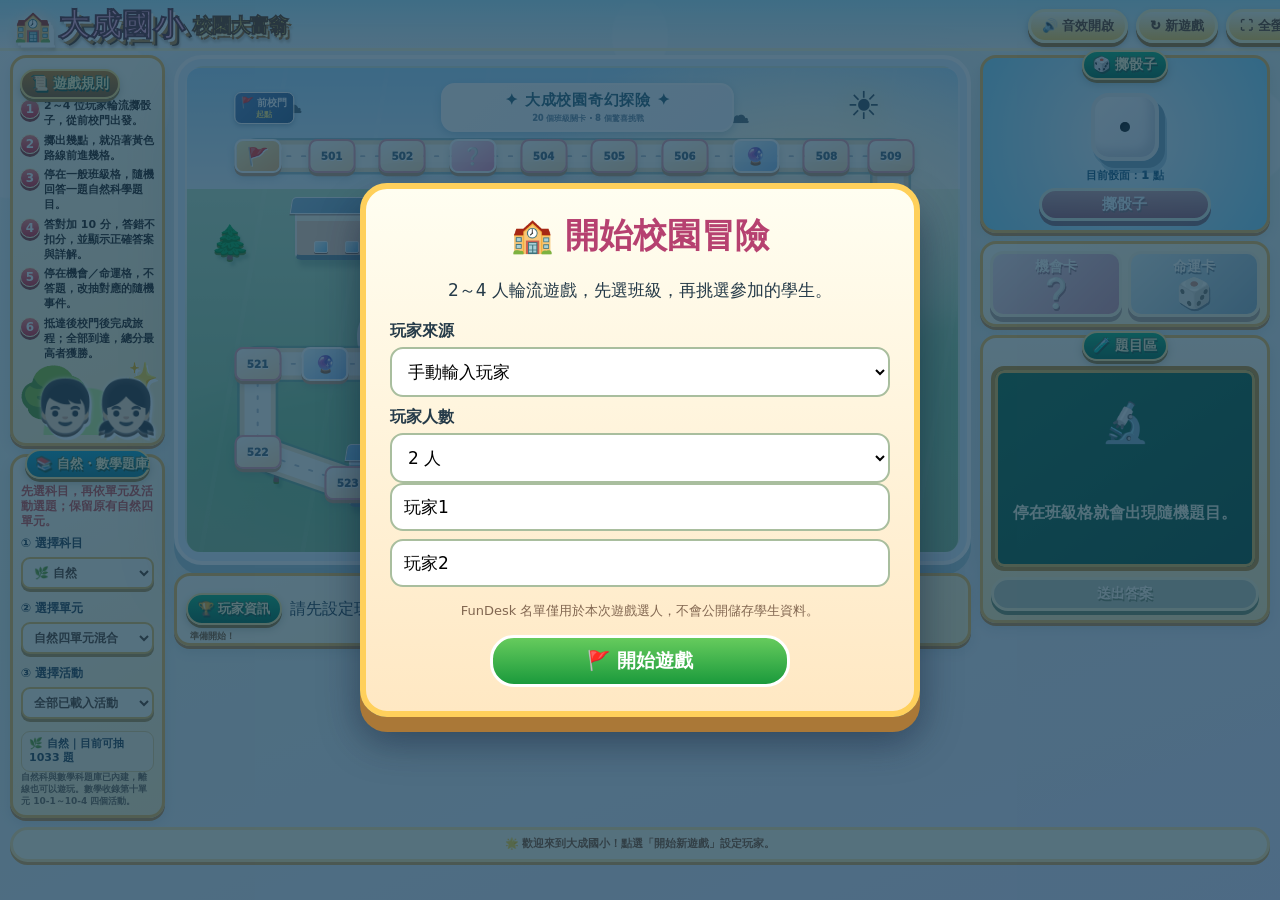
<file: index.html>
<!doctype html>
<html lang="zh-Hant">
<head>
<meta charset="UTF-8"><meta name="viewport" content="width=device-width, initial-scale=1">
<meta name="theme-color" content="#55bbec">
<title>大成國小｜校園大富翁・童趣卡通完整版</title>
<style>
:root{--ink:#463123;--gold:#f6b632;--border:#9c6723;--red:#e85160;--blue:#2098e2;--green:#168e64;--cream:#fff8e5}
*{box-sizing:border-box}html{scroll-behavior:smooth}body{margin:0;color:var(--ink);font-family:'Microsoft JhengHei','Noto Sans TC',system-ui,sans-serif;background:linear-gradient(180deg,#79d8ff 0,#ccf5ff 52%,#f6fded 100%);min-height:100vh}
button,select,input{font:inherit}button{cursor:pointer}button:disabled{cursor:not-allowed;filter:saturate(.55);opacity:.68}button:focus-visible,input:focus-visible,select:focus-visible{outline:3px solid #1563d2;outline-offset:3px}
.topbar{max-width:1920px;margin:0 auto;padding:10px 18px 4px;display:flex;align-items:center;justify-content:space-between;gap:12px}
.logo{font-weight:1000;display:flex;flex-wrap:wrap;align-items:center;gap:9px;text-shadow:2px 3px 0 white,0 0 12px white}
.logo .building{font-size:40px}.logo .primary{font-size:clamp(28px,2.35vw,44px);color:#b73e70;-webkit-text-stroke:.6px #6a234a}.logo .secondary{font-size:clamp(19px,1.35vw,27px);color:#c17a06;white-space:nowrap}
.top-actions{display:flex;gap:8px;flex-wrap:wrap;justify-content:end}.top-actions button{border:2px solid #f1d27c;border-radius:22px;background:linear-gradient(#fffdeb,#ffec9a);color:#654026;padding:8px 13px;font-weight:900;box-shadow:0 3px 0 #b78942}
.main-layout{max-width:1920px;padding:8px 14px 26px;display:grid;grid-template-columns:minmax(210px,245px) minmax(780px,1fr) minmax(300px,355px);gap:13px;margin:auto;align-items:start}
.left-panel,.right-panel{display:flex;flex-direction:column;gap:13px}
.card{border:4px solid #f3b54f;border-radius:22px;background:linear-gradient(165deg,#fffcf1,#fff1c6);box-shadow:0 6px 0 #cb8a44,0 10px 20px #295a6b20;overflow:hidden}
.section-heading{text-align:center;display:block;margin:0 auto 8px;background:linear-gradient(#279870,#08734b);color:#fffce8;border:3px solid #f1da8a;border-radius:30px;padding:7px 16px;width:max-content;max-width:94%;font-size:19px;font-weight:1000;text-shadow:0 2px #124c32;box-shadow:0 2px 4px #3b4c2465}
.rules{padding:13px 11px 17px}.rules h2{margin:0}.rules-list{list-style:none;padding:0;margin:0;display:grid;gap:11px}.rules-list li{display:flex;align-items:start;gap:8px;line-height:1.55;font-size:14px;font-weight:850}.rules-list .num{display:inline-flex;align-items:center;justify-content:center;border-radius:50%;color:#fff;background:#ed494b;box-shadow:0 2px 0 #b3212b;width:25px;height:25px;flex:0 0 25px}
.mascots{height:170px;position:relative;background:radial-gradient(ellipse at 40% 100%,#b0e371 3%,#64c869 35%,transparent 36%)}.mascots:before{content:'🌳';position:absolute;left:4px;bottom:-7px;font-size:110px;transform:rotate(-11deg)}.mascots span{position:absolute;font-size:80px;bottom:0;filter:drop-shadow(2px 3px 0 white)}.mascots .boy{left:24px}.mascots .girl{left:103px}.mascots .bird{font-size:30px;left:75%;bottom:112px}
.quick{padding:12px}.quick p{font-size:13px;line-height:1.5;margin:0;font-weight:750}.quick .mini{font-weight:1000;color:#b94b50;margin-bottom:8px}.quick select{width:100%;background:white;border:2px solid #c5ad62;border-radius:11px;padding:10px;color:#563a25;font-size:14px;font-weight:800;margin:5px 0 11px}.quick .small-note{font-size:12px;color:#73624b}
.board-shell{background:#d6f4ff;border:5px solid #fff7b3;border-radius:25px;box-shadow:0 7px 0 #d59f3f,0 13px 23px #1c567a36;overflow:hidden;padding:4px}
.map-scroll{overflow-x:auto;overflow-y:hidden;border-radius:19px}.map{width:100%;min-width:790px;aspect-ratio:1200/850;position:relative;overflow:hidden;container-type:inline-size;background:linear-gradient(#9addff 0%,#d6faff 30%,#a9db7b 30.1%,#81cd6d 100%)}
.map:before{content:'';position:absolute;inset:0;background:radial-gradient(circle at 25% 23%,#ffffff70 0 3%,transparent 3.5%),radial-gradient(circle at 70% 17%,#ffffff70 0 2.5%,transparent 3%),radial-gradient(circle at 35% 65%,#defba266 0 12%,transparent 12.5%),repeating-linear-gradient(90deg,transparent 0 60px,#ffffff08 61px 64px);pointer-events:none}
.map-svg{position:absolute;inset:0;width:100%;height:100%;pointer-events:none;z-index:3}
.path-shadow{fill:none;stroke:#b97b11;stroke-width:55;stroke-linecap:round;stroke-linejoin:round}.path-gold{fill:none;stroke:#ffd34a;stroke-width:48;stroke-linecap:round;stroke-linejoin:round}.path-middle{fill:none;stroke:#fff5b5;stroke-width:33;stroke-linecap:round;stroke-linejoin:round}.path-line{fill:none;stroke:#ffffffbd;stroke-width:2.5;stroke-dasharray:6 14;stroke-linecap:round;stroke-linejoin:round}
.tree{position:absolute;z-index:1;font-size:5cqw;filter:drop-shadow(.35cqw .55cqw .1cqw #405d3455);pointer-events:none}.cloud{position:absolute;z-index:0;font-size:4cqw;opacity:.85;pointer-events:none}
.building-block{position:absolute;z-index:1;border:.42cqw solid #b47a49;border-bottom:.7cqw solid #886b4c;border-radius:.6cqw .6cqw .3cqw .3cqw;background:linear-gradient(#fff4da 0 24%,#ffd1b1 24% 100%);box-shadow:.45cqw .6cqw 0 #0002;text-align:center;padding-top:.6cqw;min-height:7cqw}
.building-block:before{content:'';position:absolute;left:-4%;top:-1.75cqw;width:108%;height:1.95cqw;transform:skewX(-14deg);border:.33cqw solid #9e5b4b;border-radius:.6cqw .6cqw 0 0;background:linear-gradient(155deg,#f98b9d,#d95863)}
.building-block .name{position:relative;z-index:1;display:inline-block;padding:.25cqw .6cqw;border:.26cqw solid #fff4da;border-radius:1.2cqw;background:#e86483;color:white;font-size:1.6cqw;text-shadow:0 .12cqw #6a2e46;font-weight:1000;box-shadow:0 .16cqw .24cqw #0003}
.building-block .windows{display:flex;justify-content:space-evenly;gap:.3cqw;margin:.65cqw .4cqw .3cqw}.building-block .windows i{display:block;width:2.2cqw;height:1.6cqw;border:.25cqw solid #f1ffff;background:linear-gradient(135deg,#e7ffff,#5ec1f2);box-shadow:0 .12cqw 0 #806650}
.building-block.a{left:10%;top:13%;width:50%;background:linear-gradient(#fff3d7 0 24%,#ffc3a3 24% 100%)}.building-block.b{left:43%;top:24%;width:41%;background:linear-gradient(#f3f8ff 0 25%,#bbdbff 25% 100%)}.building-block.b:before{background:linear-gradient(155deg,#9bd3ff,#4a9ed2)}.building-block.b .name{background:#3878cd}.building-block.c{left:79%;top:37%;width:15%;min-height:6cqw;background:#fce7a8}.building-block.c .name{background:#e9a124}.building-block.d{left:77%;top:48%;width:19%;min-height:6cqw;background:#ffd2d8}.building-block.d .name{background:#d54b7d}.building-block.e{left:60%;top:60%;width:25%;min-height:6cqw;background:#e9d7ff}.building-block.e .name{background:#8c67c9}.building-block.f{left:21%;top:73%;width:54%;min-height:6cqw;background:#bfe2ff}.building-block.f:before{background:linear-gradient(155deg,#8bc8f6,#459cc4)}.building-block.f .name{background:#438cd1}.building-block.g{left:11%;top:84%;width:25%;min-height:6cqw;background:#ffd5d4}.building-block.g .name{background:#c64e84}
.field{position:absolute;z-index:1;left:15%;top:35%;width:53%;height:29%;background:repeating-radial-gradient(ellipse at center,#8adc71 0 37%,#c9574b 37.3% 40%,#fff8e2 40.4% 41%,#e8746c 41.4% 46%,#fff8e2 46.4% 47.1%,#c95b54 47.5% 50%,transparent 50.4%);border-radius:50%;border:.7cqw solid #fff4dc;box-shadow:0 .3cqw .3cqw #5b582b4b}
.field:before{content:'';position:absolute;inset:15% 18%;border-radius:50%;background:#8fdc71;box-shadow:inset 0 0 2cqw #75b75f}.field .field-name{position:absolute;z-index:2;left:32%;top:33%;font-size:3.2cqw;font-weight:1000;color:#24672c;text-shadow:.15cqw .15cqw white}.field .play{position:absolute;z-index:2;left:15%;top:51%;font-size:3.5cqw}.field .soccer{position:absolute;z-index:2;right:13%;top:46%;font-size:3.5cqw}
.stage-school{position:absolute;z-index:1;left:39%;top:37%;width:16%;height:6%;background:linear-gradient(#ffe2b1,#de8c66);border:.35cqw solid #9f6547;border-radius:.5cqw;font-size:1.4cqw;text-align:center;font-weight:1000;color:#6d3e23}.stage-school:before{content:'司令台';position:absolute;top:-1.7cqw;left:0;width:100%;border-radius:.7cqw;background:#fff7d9;border:.24cqw solid #a56b4b}
.gate{position:absolute;z-index:4;left:50%;transform:translateX(-50%);font-size:1.5cqw;font-weight:1000;color:white;text-align:center;background:linear-gradient(#ff7778,#df253b);border:.45cqw solid #fff9c7;border-radius:1.15cqw;padding:.35cqw 1.3cqw;box-shadow:0 .3cqw 0 #a3303a;text-shadow:0 .16cqw #8f2031}.gate.front{top:1.8%}.gate.back{bottom:1.4%}.gate span{display:block;color:#fff8ac;font-size:1.15cqw}
.cell{position:absolute;z-index:5;transform:translate(-50%,-50%);width:5%;height:5.4%;display:flex;align-items:center;justify-content:center;border:.27cqw solid #b98525;border-radius:.85cqw;background:linear-gradient(#fffdf1,#ffeaa2);box-shadow:0 .35cqw 0 #b48736,0 .25cqw .5cqw #724a2233;font-size:1.15cqw;font-weight:1000;white-space:nowrap;color:#4b3b25;transition:transform .18s ease,filter .18s ease;cursor:default}
.cell:hover{transform:translate(-50%,-56%);filter:brightness(1.05)}.cell.question{background:linear-gradient(#fffefd,#ffe8b6)}.cell.chance{background:linear-gradient(#ffbbde,#f45b9e);border-color:#f8d0e5;color:#852345;text-shadow:0 .1cqw #fff8}.cell.fate{background:linear-gradient(#a6e9ff,#5691ee);border-color:#e2f6ff;color:#083d8d;text-shadow:0 .1cqw #fff7}.cell.start,.cell.finish{background:linear-gradient(#ffcc68,#f88736);border-color:#fff2b8;color:#7e291c}
.cell .symbol{font-size:1.6cqw}.cell .cell-label{overflow:hidden;text-overflow:ellipsis;max-width:100%}.cell.active{box-shadow:0 0 0 .45cqw #ffffb8,0 .35cqw 0 #b48736;filter:saturate(1.15)}.cell.visited{border-color:#8cbe71}
#tokenLayer{position:absolute;inset:0;z-index:8;width:100%;height:100%;pointer-events:none}.token .portrait{stroke:#fff;stroke-width:3}.token .outline{stroke:#7a5324;stroke-width:3;fill:#fff4bb}.token text{font-size:14px;font-weight:1000;fill:#5f3c16;dominant-baseline:central;text-anchor:middle}
.map-little{position:absolute;z-index:2;font-size:2.3cqw;pointer-events:none}.map-caption{position:absolute;left:3%;top:2%;font-size:1.1cqw;font-weight:1000;color:#276477;background:#ffffffb7;padding:.35cqw .65cqw;border-radius:.65cqw;z-index:2}
.player-area{padding:12px 11px 15px}.player-list{display:grid;gap:7px}.player-row{display:flex;align-items:center;gap:9px;padding:7px 9px;border:2px solid #e8b4b6;border-radius:15px;background:#ffe0e7;font-weight:950}.player-row:nth-child(2){background:#e0f4ff;border-color:#9ac4ee}.player-row:nth-child(3){background:#e7f8df;border-color:#a9d48c}.player-row:nth-child(4){background:#f0e5fc;border-color:#c6b5de}.player-row.active{outline:3px solid #edb73c;box-shadow:inset 0 0 0 2px white}.player-row.done{opacity:.75}.player-row img{width:38px;height:38px;border-radius:50%;border:2px solid white;background:white;object-fit:cover}.player-row .name{flex:1;min-width:0;overflow:hidden;text-overflow:ellipsis;white-space:nowrap}.player-row .score{white-space:nowrap}.turn-text{font-size:12px;color:#846243;text-align:center;margin:7px 0 0}
.dice-area{padding:10px 10px 14px;text-align:center;background:linear-gradient(#bfefff,#e6faff)}.dice-figure{position:relative;width:112px;height:112px;margin:0 auto 4px;display:grid;place-items:center;filter:drop-shadow(2px 5px 2px #467ca748)}.die{position:relative;width:91px;height:91px;border:5px solid #ecedef;border-radius:21px;background:linear-gradient(135deg,#fff,#e8ebf5);box-shadow:inset -6px -8px 10px #a6a7b25c,5px 7px 0 #a9b4bf;transform-origin:center}.die .pip{position:absolute;width:14px;height:14px;background:#17181a;border-radius:50%;opacity:0;box-shadow:inset 2px 2px 3px #0009}.die .tl{left:17%;top:17%}.die .tm{left:42%;top:17%}.die .tr{right:17%;top:17%}.die .ml{left:17%;top:42%}.die .mm{left:42%;top:42%}.die .mr{right:17%;top:42%}.die .bl{left:17%;bottom:17%}.die .bm{left:42%;bottom:17%}.die .br{right:17%;bottom:17%}
.die.n1 .mm{opacity:1}.die.n2 .tl,.die.n2 .br{opacity:1}.die.n3 .tl,.die.n3 .mm,.die.n3 .br{opacity:1}.die.n4 .tl,.die.n4 .tr,.die.n4 .bl,.die.n4 .br{opacity:1}.die.n5 .tl,.die.n5 .tr,.die.n5 .mm,.die.n5 .bl,.die.n5 .br{opacity:1}.die.n6 .tl,.die.n6 .tr,.die.n6 .ml,.die.n6 .mr,.die.n6 .bl,.die.n6 .br{opacity:1}
.die.rolling{animation:dieShake .12s linear infinite}@keyframes dieShake{0%{transform:rotate(-16deg) translate(0,0) scale(.95)}25%{transform:rotate(55deg) translate(4px,-7px) scale(1.03)}50%{transform:rotate(135deg) translate(-4px,4px) scale(.98)}75%{transform:rotate(220deg) translate(4px,-3px) scale(1.03)}100%{transform:rotate(328deg) translate(0,0) scale(.95)}}
.roll-label{color:#135781;font-weight:950;font-size:14px;margin:0 0 8px}.primary-btn{border:3px solid #fff8ce;color:white;font-size:20px;font-weight:1000;text-shadow:0 2px #8c2a27;border-radius:30px;padding:8px 24px;background:linear-gradient(#ff7d63,#da2933);box-shadow:0 4px 0 #9d262c;min-width:75%}.primary-btn:hover:not(:disabled){filter:brightness(1.09)}
.card-tray{display:grid;grid-template-columns:1fr 1fr;gap:9px;padding:10px}.draw-card{height:105px;border:4px solid #fff8c9;border-radius:19px;font-weight:1000;color:white;font-size:20px;text-shadow:0 2px #83334f;box-shadow:0 4px 0 #b37b77}.draw-card.chance{background:linear-gradient(145deg,#ffd6ef,#ec62a9)}.draw-card.fate{background:linear-gradient(145deg,#c8f2ff,#5292ee);text-shadow:0 2px #2355a8}.draw-card span{display:block;font-size:43px;line-height:1.2}.draw-card.ready{animation:glow 1.1s infinite}@keyframes glow{50%{filter:brightness(1.22);box-shadow:0 0 0 5px #fff6a5,0 4px 0 #b37b77}}
.quiz-area{padding:10px 12px 16px;background:linear-gradient(#fffde7,#ffefbd)}.quiz-card{border:5px solid #d79b36;border-radius:16px;background:linear-gradient(#145a3c,#075537);color:#fff8e6;min-height:300px;padding:12px 12px 14px}.quiz-meta{font-size:12px;color:#f5df91;font-weight:850}.question-title{font-weight:1000;font-size:17px;line-height:1.55;margin:7px 0 12px;overflow-wrap:anywhere}.choices{display:grid;grid-template-columns:1fr;gap:8px}.choice{background:#fffdf7;border:2px solid #dfb85c;border-radius:12px;padding:9px;display:flex;align-items:flex-start;gap:7px;color:#183f2b;font-weight:850;line-height:1.38;font-size:14px;text-align:left;overflow-wrap:anywhere}.choice .index{display:grid;place-items:center;width:25px;height:25px;border-radius:50%;background:#e9f9ff;color:#185989;flex:0 0 25px}.choice.selected{background:#fff0ac;border-color:#ffad00;box-shadow:0 0 0 1px #fff}.choice.correct{background:#d5ffd7;border-color:#1b9b4c}.choice.wrong{background:#ffd6dc;border-color:#de5463}.quiz-submit{display:block;width:100%;margin-top:10px;padding:9px 10px;border:3px solid #e0fb9f;border-radius:26px;background:linear-gradient(#77db55,#18892c);color:white;font-size:18px;font-weight:1000;box-shadow:0 3px 0 #146b25}.quiz-submit:disabled{background:#9eb9ab}.quiz-idle{display:grid;place-items:center;text-align:center;gap:9px;min-height:235px;font-weight:850;color:#f4f5da}.quiz-idle .emoji{font-size:62px}.quiz-idle p{margin:0;line-height:1.7}
.status{padding:13px 15px;border:3px solid #ffe5a3;border-radius:20px;background:#fffbe4;box-shadow:0 3px 0 #dda44f;color:#875127;font-size:15px;line-height:1.5;font-weight:950;text-align:center;grid-column:1/-1}.status b{color:#b44751}.board-footer{max-width:1920px;margin:0 auto 22px;padding:0 15px}.board-footer p{font-size:12px;text-align:center;color:#537078;margin:12px 0}
.dialog-back{position:fixed;inset:0;background:#103954b5;display:none;align-items:center;justify-content:center;z-index:40;padding:20px}.dialog-back.open{display:flex}.dialog{width:min(560px,96vw);max-height:90vh;overflow:auto;border:6px solid #ffd05b;border-radius:27px;background:linear-gradient(#fffef1,#ffe8c3);box-shadow:0 15px 0 #aa7837,0 24px 40px #09152d77;padding:24px;text-align:center}.dialog h2{font-size:clamp(24px,3vw,34px);color:#b64170;margin:0 0 10px}.dialog p{line-height:1.65;font-size:17px;overflow-wrap:anywhere}.dialog .detail{background:white;border:2px solid #e5c277;border-radius:14px;padding:12px;text-align:left;line-height:1.7;margin:10px 0 15px}.dialog .detail strong{color:#178258}.dialog .action{border:3px solid white;border-radius:24px;padding:10px 25px;background:linear-gradient(#66cb5d,#1b9a3c);color:white;font-weight:1000;font-size:19px;min-width:60%}
.dialog label{display:block;text-align:left;font-weight:900;margin:10px 0 5px}.dialog input,.dialog select{width:100%;border:2px solid #a9be9e;border-radius:13px;padding:12px;background:white;font-size:17px}.dialog .small{font-size:13px;color:#826751}.dialog .name-fields{display:grid;gap:8px}
.card-result{border-radius:15px;border:3px solid #f8b45b;padding:13px;background:#fff8ea;margin:12px 0}.card-result .gain{font-size:25px;font-weight:1000;color:#188b4f}.card-result .lose{font-size:25px;font-weight:1000;color:#c94453}
.rank{display:flex;align-items:center;gap:8px;border:2px solid #e2c279;border-radius:12px;background:#fffaf1;padding:10px;margin:7px 0;font-size:18px;font-weight:900}.rank img{height:43px;width:43px;border-radius:50%}.rank strong{margin-left:auto}
.confetti{position:fixed;z-index:50;pointer-events:none;font-size:25px;animation:fall 1.2s ease-out forwards}@keyframes fall{0%{opacity:1;transform:translateY(-20px) rotate(0)}100%{opacity:0;transform:translateY(210px) rotate(260deg)}}
@media(max-width:1480px){.main-layout{grid-template-columns:minmax(180px,210px) minmax(700px,1fr) minmax(275px,315px)}.rules-list li{font-size:13px}.section-heading{font-size:17px}.question-title{font-size:16px}}
@media(max-width:1180px){.main-layout{grid-template-columns:minmax(0,1fr) 310px}.left-panel{grid-column:1/-1;display:grid;grid-template-columns:1fr 1fr}.mascots{display:none}.board-shell{grid-column:1;grid-row:2}.right-panel{grid-column:2;grid-row:2}.map{min-width:790px}.rules-list{grid-template-columns:1fr 1fr;gap:7px}.rules-list li{font-size:12px}}
@media(max-width:800px){.topbar{flex-direction:column;align-items:start;padding:9px}.main-layout{display:flex;flex-direction:column;padding:8px;gap:10px}.board-shell{width:100%}.right-panel{width:100%;display:grid;grid-template-columns:1fr 1fr;gap:10px}.player-area,.quiz-area{grid-column:1/-1}.left-panel{width:100%;display:block;order:2}.board-shell{order:0}.right-panel{order:1}.rules-list{grid-template-columns:1fr 1fr}.map{min-width:790px}.quiz-area{max-width:100%}.quiz-card{min-height:200px}.choices{grid-template-columns:1fr 1fr}}
@media(prefers-reduced-motion:reduce){.die.rolling{animation:none}.draw-card.ready{animation:none}.cell{transition:none}}

/* ========= 大成國小大富翁：高彩度童趣卡通遊戲介面（原生元件） ========= */
:root{--ink:#402416;--gold:#f8b72e;--border:#be7f29;--red:#f22d46;--blue:#138ce6;--green:#05875c;--cream:#fff9e6}
body{background:linear-gradient(180deg,#6ed6ff 0%,#b6eeff 34%,#daf9da 100%);color:#432a20;font-family:'Microsoft JhengHei','Noto Sans TC',system-ui,sans-serif}
body::before{content:'';position:fixed;inset:0;z-index:-1;pointer-events:none;background:radial-gradient(ellipse at 2% 12%,#fff9 0 8%,transparent 8.2%),radial-gradient(ellipse at 93% 15%,#fff9 0 6%,transparent 6.2%),radial-gradient(ellipse at 50% 4%,#fff9 0 3%,transparent 3.2%)}
.topbar{max-width:1920px;padding:9px 20px 6px;min-height:88px;background:linear-gradient(#a3eaffcc,#ffffff50);border-bottom:3px solid #fff9d2;gap:20px}
.logo{gap:8px;filter:drop-shadow(1px 3px 1px #79543755)}
.logo .building{font-size:50px;filter:drop-shadow(3px 2px 0 white)}
.logo .primary{font-weight:1000;letter-spacing:1.5px;font-size:clamp(31px,2.45vw,49px);color:#f8a8d3;-webkit-text-stroke:2px #5f2530;text-shadow:3px 3px #fff,5px 6px #bb7f36,7px 7px #563019}
.logo .secondary{font-size:clamp(26px,1.8vw,38px);color:#ffe44d;-webkit-text-stroke:1.7px #653314;text-shadow:2px 3px #fff8c4,4px 5px #a35d17}
.top-actions button{border:3px solid #fff8c6;border-radius:26px;background:linear-gradient(180deg,#fefce9,#ffcf4b);box-shadow:0 4px 0 #a76d23,0 4px 7px #0004;color:#633619;font-weight:1000;font-size:15px;padding:8px 15px}
.top-actions button:hover{transform:translateY(-2px)}
.main-layout{grid-template-columns:minmax(236px,275px) minmax(780px,1fr) minmax(300px,332px);gap:13px;padding:9px 13px 24px;max-width:1920px}
.card{border:5px solid #f7bc50;border-radius:25px;background:linear-gradient(155deg,#fffef2,#fff0bf);box-shadow:0 5px 0 #b97631,0 11px 18px #5b403038;overflow:visible}
.left-panel,.right-panel{gap:14px}
.section-heading{position:relative;margin:-16px auto 12px;padding:8px 19px;border:4px solid #ffe996;border-radius:26px;background:linear-gradient(180deg,#0cae70,#006a46);color:#fff9c8;font-size:21px;text-shadow:1px 2px #185138,-1px -1px #416d48;box-shadow:0 3px 0 #9b742c,0 4px 9px #21392445;white-space:nowrap}
.rules{padding:23px 15px 12px}
.rules .section-heading{background:linear-gradient(180deg,#c87813,#875015);color:#fff9b6;border-color:#ffdf73}
.rules-list{gap:13px}.rules-list li{font-size:15px;line-height:1.55;font-weight:1000;color:#27190f}
.rules-list .num{width:30px;height:30px;flex:0 0 30px;font-size:17px;border:2px solid #fff7c3;background:linear-gradient(#ff7971,#d71b32);box-shadow:0 3px 0 #943029}
.mascots{height:190px;margin-top:12px;background:radial-gradient(ellipse at center bottom,#c7f38a 0 45%,transparent 47%);overflow:visible}
.mascots::before{font-size:134px;left:-23px;bottom:-5px}
.mascots .boy{left:30px;font-size:92px;text-shadow:0 0 4px white,0 4px 0 #513523}
.mascots .girl{left:115px;font-size:93px;text-shadow:0 0 4px white,0 4px 0 #513523}
.quick{padding:22px 13px 16px}.quick .section-heading{font-size:17px;background:linear-gradient(#0fa1c3,#127b8c)}
.quick .mini{font-size:16px;color:#d34b44}.quick p{font-size:14px}.quick label{font-weight:1000}
.quick select{font-weight:950;border:3px solid #ebbd58;background:#fffbec;box-shadow:0 3px 0 #b99148}
.board-shell{border:7px solid #fff0a8;border-radius:29px;background:#b3f1fe;box-shadow:0 7px 0 #c98c35,0 15px 24px #14364a45;padding:3px}
.map{background:linear-gradient(180deg,#77d6ff 0%,#d4f8ff 26%,#c2ee88 26.5%,#8fd45c 100%);border:4px solid #ffffffaa;border-radius:19px;min-width:790px}
.map::before{background:radial-gradient(ellipse at 25% 12%,#ffffffb3 0 3%,transparent 3.4%),radial-gradient(ellipse at 64% 9%,#ffffffbb 0 4%,transparent 4.4%),radial-gradient(ellipse at 93% 8%,#ffffffbb 0 2%,transparent 2.4%),radial-gradient(circle at 20% 79%,#f4f2a737 0 14%,transparent 14.2%),radial-gradient(circle at 70% 59%,#f5eca53c 0 11%,transparent 11.2%),repeating-linear-gradient(90deg,transparent 0 40px,#ffffff06 41px 45px)}
.map-sun{position:absolute;right:12%;top:4%;font-size:4.2cqw;filter:drop-shadow(0 .2cqw .1cqw #eaaf4c);opacity:.9}.map-rainbow{position:absolute;left:22%;top:3%;font-size:4.5cqw;opacity:.86}
.map-caption{background:linear-gradient(#fff7b8,#ffd05c);border:.3cqw solid #ffffff;border-radius:1.5cqw;color:#aa401c;text-shadow:0 .1cqw #fff;padding:.45cqw 1.1cqw;font-size:1.5cqw;box-shadow:0 .2cqw 0 #c77828;left:3%;top:2%}
.tree{font-size:5.8cqw;text-shadow:0 .2cqw #517f21;filter:drop-shadow(0 .25cqw .3cqw #476c2c55)}
.building-block{border:.45cqw solid #be795e;border-bottom:.7cqw solid #9d604b;border-radius:.7cqw;background:linear-gradient(#fef8e8 0 22%,#ffdbaf 22% 100%);box-shadow:.25cqw .45cqw 0 #68411b40;padding-top:.65cqw}
.building-block:before{height:1.65cqw;top:-1.5cqw;transform:skewX(-11deg);border:.32cqw solid #b45d58;border-radius:.6cqw .6cqw 0 0;background:linear-gradient(160deg,#ff95ac,#ef6177);box-shadow:0 .18cqw #733e3677}
.building-block .name{border:.38cqw solid #fff8e6;box-shadow:0 .25cqw 0 #93485488,0 .18cqw .25cqw #0003;border-radius:1.3cqw;background:linear-gradient(#ff97ba,#e64777);font-size:1.7cqw;padding:.25cqw .7cqw;text-shadow:0 .12cqw #a12948}
.building-block .windows{gap:.4cqw;margin:.9cqw .5cqw .3cqw}.building-block .windows i{border:.24cqw solid #fff9df;border-radius:.18cqw;background:linear-gradient(135deg,#f6ffff 0%,#7ed9ff 90%);box-shadow:0 .13cqw 0 #865e4a}
.building-block.a{background:linear-gradient(#fff8df 0 24%,#f9bb96 24% 100%)}
.building-block.b{background:linear-gradient(#fff8df 0 24%,#b6dffe 24% 100%)}.building-block.b .name{background:linear-gradient(#52bbf9,#086fcf)}
.building-block.c{background:linear-gradient(#fff9e3 0 20%,#ffe69c 20% 100%)}.building-block.c .name{background:linear-gradient(#ffdf68,#ed9d21);color:#6f361a;text-shadow:none}
.building-block.d{background:linear-gradient(#fff5e0 0 21%,#ffc0cc 21% 100%)}.building-block.d .name{background:linear-gradient(#ff91bb,#d6377b)}
.building-block.e{background:linear-gradient(#fff9ea 0 22%,#e1cafc 22% 100%)}.building-block.e .name{background:linear-gradient(#c1a1ff,#8556c4)}
.building-block.f{background:linear-gradient(#fff9e7 0 22%,#b3dbfe 22% 100%)}.building-block.f .name{background:linear-gradient(#6dcaf9,#387fd4)}
.building-block.g{background:linear-gradient(#fff9e7 0 22%,#ffd1d8 22% 100%)}.building-block.g .name{background:linear-gradient(#ff88ab,#d84679)}
.field{border:1.1cqw solid #fffae8;background:repeating-radial-gradient(ellipse at center,#94e664 0 37%,#f28f83 37.3% 40%,#fff8e3 40.4% 41.4%,#f37d75 42% 46%,#fff8e4 46.4% 47.5%,#e96969 47.9% 50%,transparent 50.5%);box-shadow:0 .2cqw .45cqw #896f3e66}
.field:before{background:radial-gradient(ellipse at center,#9fe875 0%,#78ca5c 100%)}
.field .field-name{font-size:3.7cqw;left:31%;top:31%;color:#245b24;-webkit-text-stroke:.2cqw white;text-shadow:.1cqw .15cqw #fff}
.field .field-kids{position:absolute;z-index:2;left:39%;bottom:9%;font-size:2.5cqw}
.stage-school{background:linear-gradient(#ffeac3,#e59b68);border-color:#a96c43;border-radius:.8cqw;box-shadow:0 .18cqw #886333}
.gate{border:.45cqw solid #fff5b4;background:linear-gradient(180deg,#ff7774,#ec2335 55%,#c9082c);border-radius:1.2cqw;box-shadow:0 .35cqw 0 #962732,0 0 .2cqw #fff;font-size:1.75cqw;text-shadow:0 .15cqw #8a2437}
.gate span{color:#ffef78}
.path-shadow{stroke:#c5871b;stroke-width:64}.path-gold{stroke:#ffd448;stroke-width:56}.path-middle{stroke:#fff6bb;stroke-width:43}.path-line{stroke:#fff9ee;stroke-width:3;stroke-dasharray:6 13}
.cell{width:5%;height:5.5%;border:.36cqw solid #f5b943;border-radius:.85cqw;background:linear-gradient(#fffef6,#ffdb7f);box-shadow:0 .32cqw 0 #bd7b28,0 .24cqw .35cqw #85522355;color:#4d281a;font-size:1.3cqw;text-shadow:.08cqw .08cqw white}
.cell.question{background:linear-gradient(#fff8fb,#ffdbdc);border-color:#ea9fa9}
.cell.chance{border-color:#fff4bf;background:linear-gradient(#ffb6d9,#ed4c99);color:white;font-size:1.9cqw;text-shadow:0 .14cqw #8e255e}
.cell.fate{border-color:#effbff;background:linear-gradient(#9be6ff,#3986e4);color:white;font-size:1.9cqw;text-shadow:0 .14cqw #1e4290}
.cell.start,.cell.finish{background:linear-gradient(#ffe88e,#ff9e47);border-color:#fff1aa}
.cell.visited{border-color:#b2d469}.cell.active{box-shadow:0 0 0 .55cqw #fffda5,0 .35cqw 0 #b48736;z-index:9}
.map-little{font-size:2.6cqw;filter:drop-shadow(0 .15cqw .08cqw #fff)}
.player-area{padding:24px 12px 15px}.player-row{border-width:3px;border-radius:19px;padding:7px 8px;background:linear-gradient(#ffeaf3,#ffb9ce);box-shadow:0 2px 0 #d69ba8;font-size:15px}.player-row:nth-child(2){background:linear-gradient(#eefaff,#b9e6ff)}.player-row:nth-child(3){background:linear-gradient(#f9ffef,#c0efcf)}.player-row:nth-child(4){background:linear-gradient(#fff7e8,#ffe0ab)}.player-row img{width:42px;height:42px;border:3px solid white;box-shadow:0 2px #b78b4a}.turn-text{font-size:13px;font-weight:900;color:#865322}
.dice-area{padding:24px 12px 16px;background:radial-gradient(circle at center 46%,#f1faff,#82dcff)}.dice-figure{width:128px;height:128px;filter:drop-shadow(2px 5px 0 #4385b055)}.die{border-radius:25px;border-width:6px;box-shadow:inset -6px -7px 9px #9399a657,6px 7px 0 #7aa1ba}.roll-label{font-size:15px;font-weight:1000}.primary-btn{background:linear-gradient(#ff6465,#e30828);border:4px solid #fff3b6;box-shadow:0 5px 0 #98232e;font-size:23px;text-shadow:1px 2px #95232c;padding:10px 28px}
.card-tray{padding:13px;gap:12px}.draw-card{height:112px;border:4px solid #ffefbb;box-shadow:0 5px 0 #b27764;font-size:23px;border-radius:20px}.draw-card.chance{background:linear-gradient(135deg,#ffd0e8,#f655a5);text-shadow:1px 2px #95295b}.draw-card.fate{background:linear-gradient(135deg,#c8f1ff,#3e98e8);text-shadow:1px 2px #1c4b86}.draw-card span{font-size:50px}
.quiz-area{padding:24px 13px 18px;background:linear-gradient(#fffbee,#ffecb1)}.quiz-card{border:6px solid #c98c27;border-radius:18px;background:linear-gradient(145deg,#126944,#064e35);box-shadow:inset 0 0 0 3px #e5b64a;color:#fff9df;padding:14px}.question-title{font-size:18px}.choice{border-radius:15px;border:2px solid #e1b665;background:linear-gradient(#fffef4,#fff6dc);font-size:15px}.choice.selected{background:#ffec93}.quiz-submit{border:4px solid #fff5b1;background:linear-gradient(#66d74e,#12852e);box-shadow:0 4px 0 #1b6728;text-shadow:1px 2px #215d2c;font-size:20px;border-radius:30px}
.board-footer{background:linear-gradient(#fffce9,#ffefb7);border:3px solid #f3c258;border-radius:20px;box-shadow:0 4px 0 #c89432;font-weight:950}
@media(max-width:1390px){.main-layout{grid-template-columns:220px minmax(790px,1fr) 315px;overflow-x:auto}.topbar{min-width:1325px}}


/* 16:9 校園大富翁—寬螢幕桌機、投影機優先 */
@media (min-width:1200px) {
  body{min-width:1200px;overflow-x:hidden}
  .topbar{max-width:1600px;min-height:55px;padding:5px 14px 2px}
  .logo .building{font-size:30px}
  .logo .primary{font-size:30px}
  .logo .secondary{font-size:19px}
  .top-actions button{padding:5px 11px;font-size:13px;border-radius:18px}
  .main-layout{max-width:1600px;width:100%;grid-template-columns:minmax(158px,10.8%) minmax(720px,1fr) minmax(280px,20.3%);gap:9px;padding:4px 10px 10px;align-items:start;overflow:visible}
  .left-panel,.right-panel{gap:8px}
  .card{border-width:3px;border-radius:16px;box-shadow:0 3px 0 #c98a44,0 6px 12px #295a6b20}
  .section-heading{font-size:14px;padding:4px 9px;border-width:2px;margin-bottom:5px}
  .rules{padding:11px 7px 8px}
  .rules-list{gap:5px}
  .rules-list li{font-size:11px;line-height:1.35;gap:4px;font-weight:850}
  .rules-list .num{width:20px;height:20px;flex:0 0 20px;font-size:12px;border-width:1px}
  .mascots{height:72px;margin-top:1px}
  .mascots:before{font-size:65px;left:-5px}
  .mascots .boy{left:14px;font-size:50px}.mascots .girl{left:75px;font-size:50px}.mascots .bird{bottom:40px}
  .quick{padding:8px}
  .quick .section-heading{font-size:13px}
  .quick .mini{font-size:12px;margin-bottom:3px}
  .quick p,.quick label{font-size:10px;line-height:1.25}
  .quick .small-note{font-size:9px;line-height:1.3}
  .quick select{font-size:11px;padding:5px;margin:3px 0 5px;border-width:2px}
  .board-shell{border-width:4px;border-radius:20px;padding:2px}
  .map{min-width:0;aspect-ratio:1200 / 840;border-width:2px;border-radius:15px}
  .player-area{padding:11px 8px 7px}
  .player-row{padding:3px 6px;font-size:11px;border-width:2px;border-radius:12px;gap:5px}
  .player-row img{width:29px;height:29px;border-width:2px}
  .player-list{gap:4px}.turn-text{font-size:10px;margin:4px 0 0}
  .dice-area{padding:9px 8px 10px}
  .dice-figure{width:83px;height:83px;margin-bottom:0}
  .die{width:68px;height:68px;border-width:4px;border-radius:18px}
  .die .pip{width:10px;height:10px}
  .roll-label{font-size:11px;margin-bottom:5px}
  .primary-btn{font-size:15px;padding:4px 10px;min-width:65%;border-width:3px}
  .card-tray{padding:7px;gap:6px}
  .draw-card{height:66px;border-width:3px;border-radius:13px;font-size:14px}
  .draw-card span{font-size:29px}
  .quiz-area{padding:10px 8px 9px}
  .quiz-card{min-height:225px;border-width:4px;border-radius:13px;padding:8px}
  .question-title{font-size:12px;line-height:1.35;margin:4px 0 6px}
  .quiz-meta{font-size:10px}
  .choices{gap:4px}
  .choice{padding:5px;border-radius:8px;font-size:11px;gap:4px;line-height:1.25}
  .choice .index{width:19px;height:19px;flex-basis:19px}
  .quiz-idle{min-height:170px}.quiz-idle .emoji{font-size:39px}
  .quiz-submit{margin-top:6px;font-size:14px;padding:5px;border-width:3px}
  .board-footer{max-width:1600px;font-size:10px;padding:3px 8px;margin:0 auto;border-width:2px}
  .status{font-size:12px;padding:7px 12px}
}
@media(min-width:1200px) and (max-height:920px){
  .topbar{min-height:45px}
  .map{aspect-ratio:1200 / 770}
  .quiz-card{min-height:200px}
}

/* =======================================================
   16:9 橫式新版：玩家資訊移到地圖下方，右側工具從頂端開始
   使用單一原生網頁遊戲，不增加重疊圖層。
   ======================================================= */
.board-column{display:flex;flex-direction:column;gap:9px;min-width:0;width:100%}
.board-column .board-shell{min-width:0;width:100%;flex:0 0 auto}
.board-column .map{width:100%;min-width:0}
.board-column .player-area{display:flex;flex-direction:row;align-items:center;gap:12px;min-height:82px;padding:11px 13px;position:relative}
.board-column .player-area>.section-heading{flex:0 0 110px;max-width:110px;white-space:nowrap;margin:0;font-size:16px;padding:7px 5px}
.board-column .player-list{display:grid;grid-template-columns:repeat(4,minmax(0,1fr));gap:8px;align-items:center;min-width:0;flex:1}
.board-column .player-row{min-width:0;margin:0;gap:7px;padding:5px 7px;align-items:center;border-width:2px;border-radius:13px;font-size:13px}
.board-column .player-row img{width:33px;height:33px;flex:0 0 33px;border-width:2px}
.board-column .player-row .score{font-size:13px}
.board-column .player-area .turn-text{position:absolute;bottom:1px;left:16px;max-width:115px;font-size:10px;line-height:1.2;text-align:center;margin:0;overflow:hidden;text-overflow:ellipsis;white-space:nowrap}
.right-panel{min-width:0;align-self:start}
/* 玩家列移出後，右側骰子就是第一個區塊，頂端和校園地圖對齊 */
@media (min-width:1200px){
  .main-layout{grid-template-columns:minmax(155px,11%) minmax(0,1fr) minmax(290px,20%);gap:9px;max-width:1600px;overflow:visible}
  .board-column{gap:8px}
  .board-column .map{aspect-ratio:1200/755}
  .board-column .player-area{min-height:69px;padding:7px 9px;gap:8px}
  .board-column .player-area>.section-heading{flex-basis:96px;max-width:96px;font-size:13px;padding:5px 4px}
  .board-column .player-list{gap:5px}
  .board-column .player-row{font-size:11px;gap:4px;padding:3px 5px}
  .board-column .player-row img{width:28px;height:28px;flex-basis:28px}
  .board-column .player-row .score{font-size:11px}
  .board-column .player-area .turn-text{left:13px;max-width:96px;font-size:9px;bottom:1px}
  .right-panel .dice-area{padding:8px 9px 9px}
  .right-panel .card-tray{padding:7px}
  .right-panel .quiz-area{padding:9px 8px}
  .right-panel .quiz-card{min-height:205px}
  .status{padding:6px 9px;font-size:11px}
}
@media (min-width:1200px) and (max-height:820px){
  .topbar{min-height:42px;padding-top:2px;padding-bottom:1px}
  .main-layout{padding-top:2px;padding-bottom:5px}
  .board-column .map{aspect-ratio:1200/720}
  .board-column .player-area{min-height:61px;padding:5px 9px}
  .board-column .player-row img{width:25px;height:25px;flex-basis:25px}
  .right-panel .dice-figure{width:74px;height:74px}
  .right-panel .die{width:64px;height:64px}
  .right-panel .draw-card{height:58px}
  .right-panel .quiz-card{min-height:170px}
  .status{padding:4px 9px}
  .board-footer{display:none}
}
@media (min-width:1200px) and (max-height:960px){
  .board-footer{display:none}
}
@media (max-width:1199px){
  .main-layout{grid-template-columns:190px minmax(750px,1fr) 300px;overflow-x:auto}
  .board-column .player-area{min-height:76px}
  .board-column .player-list{grid-template-columns:repeat(4,minmax(0,1fr))}
}

/* 玩家棋子：始終顯示在最前景，不受格子高亮覆蓋。 */
#tokenLayer{z-index:100!important;overflow:visible;isolation:isolate}
#tokenLayer .token{filter:drop-shadow(1px 4px 4px rgba(49,30,16,.60))}
#tokenLayer .token .outline{stroke:#884b22;stroke-width:4;fill:#fff4bb}

/* 十二活動題庫：緊湊側欄，避免擠壓 16:9 校園地圖 */
.quick label{display:block;font-size:12px;font-weight:900;margin:7px 0 3px}
.quick select{padding:6px 7px;font-size:12px;border-radius:9px}
.bank-tip{font-size:11px;line-height:1.35;padding:5px 7px;background:#fff7db;border:1px solid #ebce8b;border-radius:9px;margin-top:7px;font-weight:850}
.bank-tip.warn{background:#fff1f1;color:#a32936;border-color:#ee939c}
.bank-import{margin-top:7px;border-top:1px dashed #c89c58;padding-top:5px}
.bank-import .import-label{font-size:11px;cursor:pointer;color:#136994}
.bank-import input{font-size:10px;width:100%;max-width:100%;color:#3f4c56}
.bank-import .small-note{font-size:10px;line-height:1.35;margin-top:5px}

/* 2026 精緻校園插畫版：只調整美術、路線與關卡外觀 */
body{background:linear-gradient(160deg,#edf7ff 0%,#e8f3ed 45%,#e6e6ff 100%);color:#263b49}
.board-shell{padding:7px;border:4px solid #fff;border-radius:28px;background:#e1f1ff;box-shadow:0 10px 0 #abcad4,0 25px 60px #315c7e25}
.map{background:
 radial-gradient(ellipse at 80% 25%,#fffce7 0 10%,transparent 32%),
 linear-gradient(to bottom,#a8deff 0%,#e7f5fc 25%,#bce4bf 25.1%,#8cc998 78%,#8abd8c 100%)}
.map:before{background:repeating-linear-gradient(100deg,transparent 0 95px,#ffffff10 96px 100px),radial-gradient(circle at 52% 63%,#e8f2c680 0 16%,transparent 40%);opacity:.85}
.map:after{content:'';position:absolute;inset:24% 0 0;pointer-events:none;z-index:0;background:radial-gradient(ellipse at 25% 74%,#65b57a55 0 16%,transparent 28%),radial-gradient(ellipse at 75% 55%,#74bf8b66 0 16%,transparent 35%)}
.map-caption{left:33%;top:3%;width:38%;text-align:center;z-index:2;background:linear-gradient(135deg,#fffefa,#f4f8ff);border:.27cqw solid #fff;border-radius:1.8cqw;padding:.75cqw 1cqw;color:#2d6276;font-size:2cqw;letter-spacing:.1cqw;box-shadow:0 .4cqw 1.1cqw #477b9850}
.map-caption span{display:block;font-size:1.06cqw;letter-spacing:0;margin-top:.25cqw;color:#6d89a0}
.map-sun{position:absolute;right:10%;top:3%;font-size:5cqw;filter:drop-shadow(0 0 14px #ffeb8d);z-index:0}
.cloud{opacity:.75;font-size:3cqw}
.tree{font-size:4.2cqw;filter:drop-shadow(.45cqw .6cqw .22cqw #1d674d3c)}
.building-block{border:.3cqw solid #ffffffa8;border-bottom:.65cqw solid #6d8b98;border-radius:.8cqw;background:linear-gradient(#fffdf4 0 25%,#ffdeca 25% 100%);box-shadow:.4cqw .9cqw .7cqw #2b5b5840;min-height:6cqw;padding-top:.8cqw}
.building-block:before{left:-3%;width:106%;top:-1.7cqw;height:1.9cqw;transform:skewX(-9deg);background:linear-gradient(135deg,#8db7d4,#517f99);border:.24cqw solid #f5fbff}
.building-block .name{font-size:1.15cqw;background:#f4f9ff;color:#386279;text-shadow:none;border:.18cqw solid #fff;box-shadow:0 .2cqw .4cqw #23445b21;padding:.27cqw .8cqw}
.building-block .windows{margin:.35cqw}.building-block .windows i{width:1.8cqw;height:1.5cqw;border:.18cqw solid #fff;border-radius:.25cqw;background:linear-gradient(135deg,#e1f7ff,#81c8ed)}
.building-block.a{left:14%;top:29%;width:27%;background:linear-gradient(#fff6e3 0 25%,#f9d2b8 25% 100%)}
.building-block.b{left:53%;top:29%;width:27%;background:linear-gradient(#f6fcff 0 25%,#bfd8ec 25% 100%)}
.building-block.c{left:80%;top:43%;width:14%;min-height:5.5cqw;background:#fff2c8}
.building-block.d{left:61%;top:58%;width:24%;background:#f6dce7}
.building-block.e{left:43%;top:80%;width:22%;background:#e6d9fb}
.building-block.f{left:21%;top:80%;width:20%;background:#d9eafa}
.building-block.g{left:70%;top:80%;width:17%;background:#ffdfdb}
.field{left:22%;top:43%;width:36%;height:25%;border:.48cqw solid #ffffffe8;border-radius:48%;background:repeating-radial-gradient(ellipse at center,#7ccc8a 0 30%,#fff6e7 30.2% 31%,#da8e77 31.2% 37%,#fff8f0 37.2% 38%,#d79c88 38.2% 47%,#fff 47.2% 48%,#d19c86 48.2% 50%,transparent 50.4%);box-shadow:0 .6cqw 1cqw #31534232}
.field:before{background:#96d88b;inset:17% 21%;box-shadow:inset 0 0 2cqw #5eab72}
.field .field-name{font-size:1.7cqw;left:33%;top:38%;color:#21634f}
.field .play,.field .soccer{font-size:2.3cqw}
.stage-school{left:37%;top:39%;width:11%;height:4%;font-size:1.5cqw;box-shadow:0 .2cqw .4cqw #26443d30}
.path-shadow{stroke:#62949680;stroke-width:64}
.path-gold{stroke:#f6e5c4;stroke-width:56}
.path-middle{stroke:#fffcf2;stroke-width:41}
.path-line{stroke:#b5bfc7;stroke-width:3.2;stroke-dasharray:5 18}
.cell{width:6.1%;height:7%;font-size:1.35cqw;border:.27cqw solid #fff;border-radius:1.1cqw;background:linear-gradient(150deg,#fffefa,#ffe9c8);color:#476071;box-shadow:0 .42cqw 0 #c89c76,0 .6cqw 1.1cqw #31546c38;z-index:5}
.cell.question{background:linear-gradient(155deg,#fffefa,#ffe1b5)}
.cell.chance{background:linear-gradient(145deg,#ffe6f1,#ef90b9);border-color:#fff;color:#8d3b70;text-shadow:none}
.cell.fate{background:linear-gradient(145deg,#e3f8ff,#91bff0);border-color:#fff;color:#2c568e;text-shadow:none}
.cell.start,.cell.finish{background:linear-gradient(145deg,#fff1b3,#f6b66c);border-color:#fff;color:#7d5731}
.cell .symbol{font-size:2.2cqw}
.cell.active{box-shadow:0 0 0 .48cqw #fff579,0 .42cqw 0 #ca9d6f,0 0 1.5cqw #ffefaa;z-index:7}
.gate{font-size:1.35cqw;padding:.4cqw .7cqw;border:.24cqw solid white;background:linear-gradient(135deg,#537db8,#315c8b);box-shadow:0 .25cqw .7cqw #284c6b55;text-shadow:none;border-radius:.9cqw}
.gate.front{left:10%;top:5%}.gate.back{left:89%;top:auto;bottom:4%}.gate span{font-size:1.0cqw}
.board-shell,.player-area,.dice-area,.quiz-area{transition:box-shadow .2s}
</style>
</head>
<body>
<header class="topbar">
 <div class="logo"><span class="building">🏫</span><span class="primary">大成國小</span><span class="secondary">校園大富翁</span></div>
 <div class="top-actions"><button id="soundButton" title="開關音效">🔊 音效開啟</button><button id="restartButton">↻ 新遊戲</button><button id="fullscreenButton">⛶ 全螢幕</button></div>
</header>
<main class="main-layout">
 <aside class="left-panel">
  <section class="card rules"><h2 class="section-heading">📜 遊戲規則</h2><ol class="rules-list">
   <li><span class="num">1</span><span>2～4 位玩家輪流擲骰子，從<strong>前校門</strong>出發。</span></li>
   <li><span class="num">2</span><span>擲出幾點，就沿著黃色路線前進幾格。</span></li>
   <li><span class="num">3</span><span>停在<strong>一般班級格</strong>，隨機回答一題自然科學題目。</span></li>
   <li><span class="num">4</span><span>答對加 <strong>10 分</strong>，答錯不扣分，並顯示正確答案與詳解。</span></li>
   <li><span class="num">5</span><span>停在<strong>機會／命運格</strong>，不答題，改抽對應的隨機事件。</span></li>
   <li><span class="num">6</span><span>抵達<strong>後校門</strong>後完成旅程；全部到達，總分最高者獲勝。</span></li>
  </ol><div class="mascots" aria-hidden="true"><span class="bird">✨</span><span class="boy">👦🏻</span><span class="girl">👧🏻</span></div></section>
  <section class="card quick"><h2 class="section-heading">📚 自然・數學題庫</h2>
<p class="mini">先選科目，再依單元及活動選題；保留原有自然四單元。</p>
<label for="subjectSelect">① 選擇科目</label><select id="subjectSelect"><option value="science">🌿 自然</option><option value="math">🔢 數學</option></select>
<label for="unitGroup">② 選擇單元</label><select id="unitGroup"></select>
<label for="unitSelect">③ 選擇活動</label><select id="unitSelect"></select>
<div id="unitBankTip" class="bank-tip" role="status"></div>
<p class="small-note">自然科與數學科題庫已內建，離線也可以遊玩。數學收錄第十單元 10-1～10-4 四個活動。</p></section>
 </aside>
 <div class="board-column">
 <section class="board-shell" aria-label="互動校園路線">
  <div class="map-scroll"><div class="map" id="map" aria-label="大成國小校園關卡地圖">
   <div class="map-caption">✦ 大成校園奇幻探險 ✦ <span>20 個班級關卡 · 8 個驚喜挑戰</span></div>
   <div class="map-sun" aria-hidden="true">☀️</div>
   <div class="cloud" style="left:12%;top:5%">☁️</div><div class="cloud" style="left:70%;top:7%">☁️</div>
   <div class="tree" style="left:3%;top:32%">🌲</div><div class="tree" style="left:9%;top:78%">🌳</div><div class="tree" style="left:89%;top:35%">🌳</div><div class="tree" style="left:88%;top:78%">🌲</div>
   <div class="tree" style="left:54%;top:30%">🌳</div>
   <div class="building-block a"><span class="name">大成樓</span><div class="windows"><i></i><i></i><i></i><i></i><i></i><i></i></div></div>
   <div class="building-block b"><span class="name">忠孝樓</span><div class="windows"><i></i><i></i><i></i><i></i><i></i></div></div>
   <div class="field"><span class="field-name">陽光操場</span><span class="play">🏃</span><span class="soccer">⚽</span></div>
   <div class="stage-school">🎤</div>
   <div class="building-block c"><span class="name">科學教室</span><div class="windows"><i></i><i></i></div></div>
   <div class="building-block d"><span class="name">活動中心</span><div class="windows"><i></i><i></i></div></div>
   <div class="building-block e"><span class="name">仁愛樓</span><div class="windows"><i></i><i></i><i></i><i></i></div></div>
   <div class="building-block f"><span class="name">信義樓</span><div class="windows"><i></i><i></i><i></i><i></i></div></div>
   <div class="building-block g"><span class="name">和平樓</span><div class="windows"><i></i><i></i></div></div>
   <span class="map-little" style="left:29%;top:36%">👩🏻‍🏫 🧒</span>
   <span class="map-little" style="left:52%;top:59%">⚽ 🌼</span>
   <span class="map-little" style="left:30%;top:81%">🌻 🌷</span>
   <span class="map-little" style="left:76%;top:81%">🌷 🦋</span>
   <div class="gate front">🚩 前校門<span>起點</span></div><div class="gate back">🏁 後校門<span>終點</span></div>
   <svg class="map-svg" viewBox="0 0 1200 850" preserveAspectRatio="none" aria-hidden="true"><path id="pathShadow" class="path-shadow"/><path id="pathGold" class="path-gold"/><path id="pathMiddle" class="path-middle"/><path id="pathLine" class="path-line"/></svg>
   <div id="cells" aria-label="關卡格子"></div><svg id="tokenLayer" viewBox="0 0 1200 850" preserveAspectRatio="none" aria-label="玩家頭像棋子"></svg>
  </div></div>
 </section>
 <section class="card player-area" aria-label="玩家資訊橫列"><h2 class="section-heading">🏆 玩家資訊</h2><div class="player-list" id="playerList"><p>請先設定玩家。</p></div><p class="turn-text" id="turnText">準備開始！</p></section>
 </div>
 <aside class="right-panel">
  <section class="card dice-area"><h2 class="section-heading">🎲 擲骰子</h2><div class="dice-figure"><div id="die" class="die n1" role="img" aria-label="骰子一點"><i class="pip tl"></i><i class="pip tm"></i><i class="pip tr"></i><i class="pip ml"></i><i class="pip mm"></i><i class="pip mr"></i><i class="pip bl"></i><i class="pip bm"></i><i class="pip br"></i></div></div><p class="roll-label" id="rollValue">目前骰面：1 點</p><button class="primary-btn" id="rollButton" disabled>擲骰子</button></section>
  <section class="card card-tray"><button class="draw-card chance" id="chanceButton" disabled>機會卡<span>❔</span></button><button class="draw-card fate" id="fateButton" disabled>命運卡<span>🎲</span></button></section>
  <section class="card quiz-area"><h2 class="section-heading">🧪 題目區</h2><div class="quiz-card" id="quizCard"><div class="quiz-idle"><span class="emoji">🔬</span><p>開始遊戲後，停在班級格就會隨機出題。<br>題目和所有選項會直接呈現在這裡。</p></div></div><button class="quiz-submit" id="submitButton" disabled>送出答案</button></section>
 </aside>
 <div class="status" role="status" aria-live="polite" id="status">🌟 歡迎來到大成國小！點選「開始新遊戲」設定玩家。</div>
</main>
<footer class="board-footer"><p>本遊戲使用原生 HTML、CSS、SVG、JavaScript 製作；學校校舍依配置圖概念簡化，非實際導航地圖。無需網路資料庫即可開始遊玩。</p></footer>
<div class="dialog-back" id="dialogBack" role="dialog" aria-modal="true" aria-labelledby="dialogTitle"><div class="dialog"><h2 id="dialogTitle">🎉</h2><div id="dialogContent"></div><button class="action" id="dialogAction">繼續遊戲</button></div></div>
<script src="./math-questions.js?v=20261120-m2"></script>
<script>
'use strict';
const QUESTIONS=[{"id":"1505000059","unit":"01-01","topic":"溫度改變","question":"下列哪一個不是動物維持體溫的方式？","options":["熱天時人會流汗","龜會爬出水面晒太陽","剛出生的小鴨會聚在一起取暖","非洲草原上的大象集體遷移"],"answer":3,"explanation":""},{"id":"1505000188","unit":"01-01","topic":"動物的身體構造與功能","question":"壁虎遇到危險時，會採取什麼方式保護自己？","options":["裝死","噴出臭味","斷尾逃生","張牙舞爪"],"answer":2,"explanation":""},{"id":"1505000199","unit":"01-01","topic":"動物攝取食物","question":"下列哪一種動物不是利用主動出擊的方式來捕食獵物？","options":["虎鯨","鷹","人面蜘蛛","獵豹"],"answer":2,"explanation":"人面蜘蛛是利用吐絲結網等待獵物，並非主動出擊捕食獵物。"},{"id":"1505000202","unit":"01-01","topic":"昆蟲的身體構造與外形特徵","question":"「蝴蝶的口器像一根細長的吸管。」這樣的口器構造最可能的覓食行為是什麼？","options":["啃食樹葉","咬碎果實","撕裂肉類","吸食花蜜"],"answer":3,"explanation":"蝴蝶以吸管狀的口器吸食花蜜。"},{"id":"1505000220","unit":"01-01","topic":"動物自我保護的方式","question":"竹節蟲的形態長得像下列哪一項敘述，具有用來隱藏自己或欺騙其他動物的效果？","options":["小草","樹枝","花朵","土壤"],"answer":1,"explanation":""},{"id":"1505000223","unit":"01-01","topic":"動物自我保護的方式","question":"下列關於動物保護自己的方式，哪一項敘述不正確？","options":["眼鏡蛇具有毒液，讓敵人不敢靠近","刺蝟遇到危險時會捲曲成球狀，使尖銳的刺朝外","蜘蛛蟹會將藻類、碎貝殼等黏附在身上，讓自己不容易被發現","食蚜蠅模仿蝴蝶的身體顏色和花紋，讓其他動物不敢靠近"],"answer":3,"explanation":"食蚜蠅模仿蜜蜂的身體顏色和花紋，讓其他動物不敢靠近。"},{"id":"1505000236","unit":"01-01","topic":"動物自我保護的方式","question":"生活在大自然中的野生動物為了躲避敵害，都會有自我保護的方法，下列哪一種動物自我保護的方法和蝸牛類似？","options":["胡蜂","眼鏡蛇","壁虎","龜"],"answer":3,"explanation":"蝸牛和龜都有硬殼保護身體。"},{"id":"1505000237","unit":"01-01","topic":"動物的身體構造與外形特徵","question":"下列動物中，哪一種動物比較適合以追捕的方式取得食物？","options":["大象","豹","猴子","長頸鹿"],"answer":1,"explanation":""},{"id":"1505000238","unit":"01-01","topic":"動物的身體構造與外形特徵","question":"下列動物中，哪一種動物主要以動物為食物？","options":["豹","長頸鹿","馬","羊"],"answer":0,"explanation":""},{"id":"1505000252","unit":"01-01","topic":"動物的身體構造與外形特徵","question":"長頸鹿的長脖子和長而捲曲的舌頭，主要對牠有什麼幫助？","options":["幫助牠奔跑","幫助牠維持體溫","幫助牠覓食","幫助牠躲避天敵"],"answer":2,"explanation":"長頸鹿的長脖子可以幫助牠吃到高處的樹葉，捲曲的舌頭可以捲取植物。"},{"id":"1505000257","unit":"01-01","topic":"動物自我保護的方式","question":"下列哪一種動物遭遇到危險時，採用和臭鼬相似的方式保護自己？","options":["刺蝟","蝸牛","獨角仙","黃斑椿象"],"answer":3,"explanation":"黃斑椿象具有發達的臭腺，遇到危險時就會釋出臭味，因此有人稱牠為臭腥龜，也有人叫牠臭屁蟲。"},{"id":"1505000269","unit":"01-01","topic":"動物的身體構造與外形特徵","question":"下列動物中，哪一種動物主要以植物為食物？","options":["豹","猴子","馬","紅尾伯勞"],"answer":2,"explanation":""},{"id":"1505000278","unit":"01-01","topic":"昆蟲的身體構造與外形特徵","question":"為什麼蝴蝶的成蟲和幼蟲吃的食物不同，最主要的原因是什麼？","options":["成蟲有翅膀，幼蟲沒有","腳的數量不同","口器構造不同","成蟲較美麗"],"answer":2,"explanation":"蝴蝶的幼蟲具有咀嚼式口器，以植物葉子、嫩芽、花或果實為主食；蝴蝶的成蟲則以吸管狀的口器吸食花蜜。"},{"id":"1505000280","unit":"01-01","topic":"動物自我保護的方式","question":"在冰天雪地的環境中，哪一種顏色是最佳的保護色？","options":["紅色","綠色","白色","黑色"],"answer":2,"explanation":""},{"id":"1505000287","unit":"01-01","topic":"溫度改變","question":"下列哪一種動物不是內溫動物？","options":["北極熊","蜥蜴","狗","人"],"answer":1,"explanation":"蜥蜴屬於外溫動物。"},{"id":"1505000297","unit":"01-01","topic":"溫度改變","question":"天氣熱時，常常可看到狗吐出舌頭或喘氣的行為，它的目的是什麼？","options":["增加體溫","祈求食物","降低體溫","威嚇同伴"],"answer":2,"explanation":""},{"id":"1505000298","unit":"01-01","topic":"動物的身體構造與外形特徵","question":"下列哪一種動物的臼齒比較發達，適合以植物為主要食物？","options":["小白鷺","蝴蝶","羊","獅"],"answer":2,"explanation":"小白鷺利用尖細的嘴喙覓食魚蝦等食物，蝴蝶以吸管狀的口器吸食花蜜，獅子則利用尖銳的犬齒獵捕其他動物。"},{"id":"1505000300","unit":"01-01","topic":"動物的身體構造與外形特徵","question":"北極熊身上濃密的毛對牠有什麼幫助？","options":["警告天敵不要靠近","可以吸引獵物靠近","可以保暖","可以散熱"],"answer":2,"explanation":""},{"id":"1505000320","unit":"01-01","topic":"動物自我保護的方式","question":"下列哪一種動物自我保護的方式和枯葉蝶較類似？","options":["壁虎","蝸牛","瓢蟲","竹節蟲"],"answer":3,"explanation":""},{"id":"1505000321","unit":"01-01","topic":"動物的身體構造與外形特徵","question":"虎和豹都有尖銳的犬齒，這對牠們有什麼幫助？","options":["吸引異性","傳遞訊息","幫助游泳","幫助獵食和攝食"],"answer":3,"explanation":""},{"id":"1505000343","unit":"01-01","topic":"溫度改變","question":"內溫動物的體溫會維持在一定的範圍內，下列哪一種動物和人類一樣屬於內溫動物？","options":["龜","北極熊","蛇","蜥蜴"],"answer":1,"explanation":""},{"id":"1505000350","unit":"01-01","topic":"溫度改變","question":"外溫動物主要是從外界環境吸收熱來維持體溫，因此體溫會隨環境氣溫而改變。下列哪一種動物是外溫動物？","options":["蓋斑鬥魚","北極熊","海豚","麻雀"],"answer":0,"explanation":""},{"id":"1505000363","unit":"01-01","topic":"動物攝取食物","question":"下列哪一種動物的覓食行為適合用「守株待兔」來形容？","options":["豹","黑面琵鷺","蜘蛛","蜜蜂"],"answer":2,"explanation":"蜘蛛結網設陷阱，等待獵物自己上門來，此種覓食行為可說是守株待兔。"},{"id":"1505000383","unit":"01-01","topic":"溫度改變","question":"下列哪一個選項的動物都是外溫動物？","options":["蜥蜴、蛙、鴨","鯨、蝗蟲、龜","龜、蜥蜴、蛇","鱷魚、狗、蛇"],"answer":2,"explanation":"鴨、鯨、狗是內溫動物；蜥蜴、蛙、蝗蟲、龜、蛇、鱷魚是外溫動物。"},{"id":"1505000388","unit":"01-01","topic":"溫度改變","question":"下列動物中，哪一種動物屬於內溫動物？","options":["鳥","蛇","蛙","魚"],"answer":0,"explanation":""},{"id":"1505000393","unit":"01-01","topic":"溫度改變","question":"下列動物中，哪一種動物的體溫比較不受環境溫度影響，體溫會維持在一定的範圍內？","options":["鳥","蛇","蛙","魚"],"answer":0,"explanation":""},{"id":"1505000400","unit":"01-01","topic":"動物的身體構造與外形特徵","question":"下列哪一種動物遭遇到危險時，採用和閉殼龜相似的方式保護自己？","options":["瓢蟲","蝸牛","獨角仙","蚯蚓"],"answer":1,"explanation":"蝸牛和龜一樣，遇到危險會躲進殼裡。"},{"id":"1505000422","unit":"01-01","topic":"溫度改變","question":"下列動物中，哪一種動物會利用休眠方式度過寒冬？","options":["貓","狗","蟾蜍","馬"],"answer":2,"explanation":""},{"id":"1505000427","unit":"01-01","topic":"動物的遷移行為","question":"有些候鳥在寒冷的冬天會飛到南方較溫暖的地方過冬，下列關於此行為的敘述，哪一項不正確？","options":["溫暖的地方食物較多","溫暖的地方有利於繁殖","遷徙路程都是很安全的","通常會有固定的遷徙地點"],"answer":2,"explanation":"候鳥遷徙的路程有時很長，並且具有體力、氣候、人類干擾和天敵等危險的考驗，並不都是安全的。"},{"id":"1505000434","unit":"01-01","topic":"動物的身體構造與外形特徵","question":"具有下列哪一個身體構造的動物，適合採取追捕的方式覓食？","options":["短小的四肢","堅硬的嘴喙","發達的臼齒","強壯的四肢"],"answer":3,"explanation":""},{"id":"1505000497","unit":"01-01","topic":"溫度改變","question":"下列何者不是寒冷時人類用來幫助維持適當體溫的方式？","options":["血管收縮","食慾增加","肌肉顫抖","休眠"],"answer":3,"explanation":"人類會有血管收縮、食慾增加、肌肉顫抖等機制，來幫助抵禦寒冷，維持適當體溫。"},{"id":"1505000499","unit":"01-01","topic":"動物自我保護的方式","question":"下列哪一種動物遇到危險時會斷尾求生？","options":["枯葉蝶","蛇","壁虎","瓢蟲"],"answer":2,"explanation":""},{"id":"1505000503","unit":"01-01","topic":"動物自我保護的方式","question":"在自然環境中，動物會利用什麼方法來隱藏自己，避免被捕食者發現？","options":["鮮豔的體色","身體具有硬刺","巨大的體型","和環境相似的顏色或形態"],"answer":3,"explanation":""},{"id":"1505000004","unit":"01-02","topic":"動物的社會行為","question":"一群臺灣獼猴中有一隻核心雄猴，下列哪一個任務不是牠負責的範疇？","options":["保護猴群","照顧幼猴","帶領群體覓食","調解猴子之間的紛爭"],"answer":2,"explanation":""},{"id":"1505000014","unit":"01-02","topic":"動物的社會行為","question":"蟻巢中，哪一種身分的螞蟻負責尋找、搬運食物及照顧、餵飼幼蟲？","options":["蟻后","雄蟻","工蟻","蟻后和雄蟻輪流"],"answer":2,"explanation":""},{"id":"1505000044","unit":"01-02","topic":"動物的溝通方式","question":"螞蟻是利用什麼方式來傳遞訊息？","options":["閃光","發出聲音","跳舞","觸角碰觸"],"answer":3,"explanation":""},{"id":"1505000089","unit":"01-02","topic":"動物的社會行為","question":"下列關於螞蟻分工行為的敘述，哪一項是不正確的？","options":["蟻后主要的工作是產卵","雄蟻主要的工作是與蟻后交配，繁衍下一代","兵蟻主要的工作是挖洞築巢","工蟻主要的工作是尋找食物、餵飼幼蟻"],"answer":2,"explanation":""},{"id":"1505000109","unit":"01-02","topic":"動物的社會行為","question":"下列哪一種行為不屬於動物的社會行為？","options":["臺灣獼猴個體間會互相理毛","貓會舔自己的毛來保持清潔","有些螞蟻負責尋找食物，有些螞蟻負責保護蟻巢","象群中的母象會一起照顧小象"],"answer":1,"explanation":""},{"id":"1505000140","unit":"01-02","topic":"動物的社會行為","question":"對於蟻巢內的各項分工，下列哪一個敘述是正確的？","options":["蟻后負責抵禦外敵","雄蟻只負責交配","兵蟻負責尋找食物","工蟻負責保護蟻巢"],"answer":1,"explanation":""},{"id":"1505000143","unit":"01-02","topic":"動物的社會行為","question":"在地上看見一隻正在搬運餅乾碎屑的螞蟻，這隻螞蟻可能是哪一種身分的螞蟻？","options":["雄蟻","工蟻","蟻后","蟻的幼蟲"],"answer":1,"explanation":""},{"id":"1505000200","unit":"01-02","topic":"動物的社會行為","question":"蟻巢內，蟻后負責什麼工作？","options":["抵禦外敵","尋找食物","餵飼幼蟲","交配、產卵、繁衍後代"],"answer":3,"explanation":""},{"id":"1505000201","unit":"01-02","topic":"動物的社會行為","question":"下列動物中，哪一種動物具有分工合作的社會行為？","options":["金魚","蜜蜂","麻雀","蛇"],"answer":1,"explanation":""},{"id":"1505000210","unit":"01-02","topic":"動物的社會行為","question":"狼是具有社會行為的動物，下列哪一個敘述與牠的社會行為無關？","options":["戰勝的雄狼和牠的妻子共同擔任領袖","領袖負責巡邏、解決內部紛爭","狼夫妻照顧剛出生的小狼","狼具有銳利牙齒有利捕獵"],"answer":3,"explanation":"階級區分、人際關係、分工合作、傳遞訊息等都是社會行為的體現。只有④與社會行為無關。"},{"id":"1505000213","unit":"01-02","topic":"動物的溝通方式","question":"下列哪一組動物利用較相似的方式傳遞訊息？","options":["蛙和鳥","螢火蟲和鳥","蛙和螢火蟲","蛙和螞蟻"],"answer":0,"explanation":""},{"id":"1505000261","unit":"01-02","topic":"動物的溝通方式","question":"蝗蟲、蟬的雄蟲能發出聲音吸引雌蟲，最主要功能是什麼？","options":["覓食","保護","求偶","集合"],"answer":2,"explanation":"蝗蟲、蟬的雄蟲會發出聲音求偶。"},{"id":"1505000265","unit":"01-02","topic":"動物的社會行為","question":"下列動物中，哪一種動物不具有分工合作的社會行為？","options":["螞蟻","蜜蜂","臺灣獼猴","老虎"],"answer":3,"explanation":"老虎屬於獨居動物。"},{"id":"1505000266","unit":"01-02","topic":"動物的溝通方式","question":"螢火蟲是利用什麼方式來傳遞訊息？","options":["閃光","發出聲音","跳舞","觸角碰觸"],"answer":0,"explanation":""},{"id":"1505000282","unit":"01-02","topic":"動物的社會行為","question":"蟻巢內，數量最多的是哪一個角色的螞蟻？","options":["蟻后","雄蟻","兵蟻","工蟻"],"answer":3,"explanation":""},{"id":"1505000314","unit":"01-02","topic":"動物的溝通方式","question":"下列動物中，哪一種動物是利用觸角碰觸相互溝通？","options":["螞蟻","螢火蟲","白頭翁","眼鏡蛇"],"answer":0,"explanation":""},{"id":"1505000315","unit":"01-02","topic":"動物的社會行為","question":"下列哪一種行為不是動物的社會行為？","options":["工蟻負責照顧幼蟲，兵蟻負責保護蟻巢","一群臺灣獼猴中有一隻核心雄猴保護猴群、調解猴子之間的紛爭","河馬喜歡泡在水裡消暑","獅群利用分工合作的方法圍捕大型野生動物"],"answer":2,"explanation":""},{"id":"1505000323","unit":"01-02","topic":"動物的溝通方式","question":"下列動物中，哪一種動物是利用嘴巴發出聲音，來傳遞訊息？","options":["螞蟻","螢火蟲","麻雀","蜜蜂"],"answer":2,"explanation":""},{"id":"1505000334","unit":"01-02","topic":"動物的社會行為","question":"蟻巢內，雄蟻負責什麼工作？","options":["挖洞築巢","與蟻后交配","產卵","保護蟻巢"],"answer":1,"explanation":""},{"id":"1505000356","unit":"01-02","topic":"動物的溝通方式","question":"鳥類是利用什麼方式來傳遞訊息？","options":["閃光","發出聲音","噴出毒液","觸角碰觸"],"answer":1,"explanation":""},{"id":"1505000360","unit":"01-02","topic":"動物的溝通方式","question":"蜜蜂是利用什麼方式來傳遞訊息？","options":["腹部發光","用嘴鳴叫","跳舞","噴出毒液"],"answer":2,"explanation":""},{"id":"1505000366","unit":"01-02","topic":"動物的溝通方式","question":"下列哪一種動物不是利用聲音來傳遞訊息？","options":["蝗蟲","麻雀","蛙","螢火蟲"],"answer":3,"explanation":""},{"id":"1505000377","unit":"01-02","topic":"動物的溝通方式","question":"螞蟻離開蟻巢覓食時，牠們會利用哪一項構造彼此溝通、交換訊息？","options":["觸角","眼睛","翅膀","後腳"],"answer":0,"explanation":"螞蟻的觸角有靈敏的感覺，會互相碰觸觸角，傳遞氣味和訊息。"},{"id":"1505000399","unit":"01-02","topic":"動物的溝通方式","question":"「動物彼此傳遞訊息有什麼好處？」，下列哪一個敘述是錯誤的？","options":["可以幫助生存","可以增加覓食機會","可以達到繁殖目的","可以增加戰鬥機會"],"answer":3,"explanation":""},{"id":"1505000402","unit":"01-02","topic":"動物的社會行為","question":"下列哪一種動物不具有社會行為？","options":["鯨","金魚","螞蟻","臺灣獼猴"],"answer":1,"explanation":"鯨具有社會行為，屬於群居動物，有一起狩獵、撫育後代的行為；金魚會群體行動，但無其他明顯的社會行為。"},{"id":"1505000408","unit":"01-02","topic":"動物的社會行為","question":"下列哪一種動物具有社會行為？","options":["臺灣獼猴","孔雀魚","蛇","麻雀"],"answer":0,"explanation":""},{"id":"1505000413","unit":"01-02","topic":"動物的社會行為","question":"根據螞蟻的社會分工，下列哪一種角色的螞蟻主要負責保護蟻巢和抵禦外敵？","options":["兵蟻","雄蟻","蟻后","工蟻"],"answer":0,"explanation":""},{"id":"1505000436","unit":"01-02","topic":"動物的社會行為","question":"下列關於動物各種行為的敘述，哪一項不正確？","options":["鳥類會透過發出聲音來溝通","蜥蜴、螞蟻和臺灣獼猴都是具有社會行為的動物","螢火蟲會透過發光來傳遞訊息","螞蟻群體中，蟻后、雄蟻、兵蟻、工蟻會負責不同的工作"],"answer":1,"explanation":"蜥蜴通常是獨自行動，不具有明顯的社會行為。"},{"id":"1505000443","unit":"01-02","topic":"動物的溝通方式","question":"鯨魚是居住在大海的群居哺乳動物，牠是利用什麼方式傳遞訊息？","options":["聲音","光","跳舞","氣味"],"answer":0,"explanation":"鯨魚以聲音溝通，有些鯨也用聲音來定位找食物。"},{"id":"1505000447","unit":"01-02","topic":"動物的溝通方式","question":"下列動物中，哪一種動物是利用光來傳遞訊息？","options":["螞蟻","螢火蟲","麻雀","蜜蜂"],"answer":1,"explanation":""},{"id":"1505000451","unit":"01-02","topic":"動物的溝通方式","question":"鳥類主要的傳遞訊息方式和下列哪一種動物較相似？","options":["螞蟻","螢火蟲","蛙","蜜蜂"],"answer":2,"explanation":"鳥類和蛙都會利用發出聲音來傳遞訊息。"},{"id":"1505000478","unit":"01-02","topic":"動物的社會行為","question":"一群臺灣獼猴中有一隻高位階雌猴，下列哪一個任務是牠負責的範疇？","options":["保護猴群","照顧幼猴","帶領群體覓食","調解猴子之間的紛爭"],"answer":2,"explanation":""},{"id":"1505000495","unit":"01-02","topic":"動物的溝通方式","question":"下列動物中，哪一種動物是利用跳舞方式來傳遞訊息？","options":["螞蟻","螢火蟲","龜","蜜蜂"],"answer":3,"explanation":""},{"id":"1505000198","unit":"01-03","topic":"動物的繁殖方式","question":"下列哪一組動物的繁殖方式不相同？","options":["海豚和鯉魚","雞和蜜蜂","兔子和狗","無尾熊和袋鼠"],"answer":0,"explanation":""},{"id":"1505000209","unit":"01-03","topic":"動物的繁殖方式","question":"「胚胎在母體內吸收母體所提供的養分，經過一段時間發育成長為完整個體之後，才從母體產下。」這種繁殖方式稱為什麼？","options":["互生","卵生","胎生","無性生殖"],"answer":2,"explanation":""},{"id":"1505000229","unit":"01-03","topic":"動物的繁殖行為","question":"家燕的親代會有下列哪一種育幼行為？","options":["利用育兒袋養育小鳥","會背著小鳥行動","會捉小蟲餵養小鳥","會哺乳"],"answer":2,"explanation":""},{"id":"1505000230","unit":"01-03","topic":"動物的繁殖方式","question":"下列選項中，哪一組都是卵生動物？","options":["蛇、海豚","蝸牛、水牛","雞、蛙","鯨、龜"],"answer":2,"explanation":""},{"id":"1505000233","unit":"01-03","topic":"動物的繁殖方式","question":"下列有關卵生和胎生的敘述，哪一項是不正確的？","options":["兩者都是動物的繁殖方式","兩者幼體自母體產下時的樣子不同","兩者的胚胎都在母體內發育","兩者胚胎的養分來源不同"],"answer":2,"explanation":"卵生動物的母體排出卵後，胚胎在卵內發育成小動物才孵化出來。"},{"id":"1505000239","unit":"01-03","topic":"動物的繁殖方式","question":"下列哪一種動物的繁殖方法和其他三種不同？","options":["企鵝","龜","蝴蝶","海豚"],"answer":3,"explanation":"海豚是胎生動物，其他三種是卵生動物。"},{"id":"1505000249","unit":"01-03","topic":"動物的繁殖方式","question":"下列動物中，哪一種動物為卵生動物？","options":["豹","猴子","馬","紅尾伯勞"],"answer":3,"explanation":""},{"id":"1505000250","unit":"01-03","topic":"動物的繁殖方式","question":"下列是幾位同學對於雞的描述，哪一個人說的不正確？\n小如：「母雞的外形特徵會遺傳給小雞。」\n小華：「雞的繁殖方式屬於卵生。」\n小平：「雞蛋裡有臍帶讓胚胎和母雞相連。」\n小明：「雞的繁殖方式和臺灣獼猴不一樣。」","options":["小如","小華","小平","小明"],"answer":2,"explanation":"雞蛋裡沒有臍帶讓胚胎和母雞相連，而是由卵黃、卵白提供胚胎發育所需的養分。"},{"id":"1505000254","unit":"01-03","topic":"動物自我保護的方式","question":"鬥魚自我保護的方法是採取什麼行為？","options":["逃避","裝死","威嚇","躲藏"],"answer":2,"explanation":""},{"id":"1505000259","unit":"01-03","topic":"動物的繁殖行為","question":"下列有關動物育幼行為的敘述，哪一項是不正確的？","options":["燕子的親鳥會餵養雛鳥","母袋鼠有育兒袋可以照顧小袋鼠","人類親代會照顧、訓練子代求生技能","蝴蝶成蟲會餵食幼蟲"],"answer":3,"explanation":""},{"id":"1505000260","unit":"01-03","topic":"動物的繁殖方式","question":"胎生動物的胚胎在出生之前，如何取得發育所需的養分？","options":["由卵提供","藉由臍帶和胎盤相連，從母體獲得養分","吸吮母體的乳汁取得","以口進食"],"answer":1,"explanation":""},{"id":"1505000268","unit":"01-03","topic":"動物的繁殖行為","question":"母袋鼠的育兒袋有什麼作用？","options":["儲存自己要吃的食物","當作小袋鼠的遊樂場","讓發育中的小袋鼠在育兒袋裡順利成長","放置母袋鼠產下的卵"],"answer":2,"explanation":""},{"id":"1505000270","unit":"01-03","topic":"動物的繁殖方式","question":"下列動物中，哪一種動物為胎生動物？","options":["豹","燕子","鮭魚","螞蟻"],"answer":0,"explanation":""},{"id":"1505000273","unit":"01-03","topic":"動物的繁殖方式","question":"下列哪一項敘述不是胎生動物的特徵？","options":["幼體以小動物的形態從母體產出","母體有哺乳的行為","母體產下卵，胚胎在卵內發育成小動物才孵化出來","胚胎的養分來自母體"],"answer":2,"explanation":""},{"id":"1505000285","unit":"01-03","topic":"動物的繁殖行為","question":"下列動物中，哪一種動物沒有育幼行為？","options":["燕子","鮭魚","狗","螞蟻"],"answer":1,"explanation":""},{"id":"1505000293","unit":"01-03","topic":"動物的繁殖方式","question":"下列哪一種動物的繁殖方式不是胎生？","options":["人","臺灣獼猴","象","綠蠵龜"],"answer":3,"explanation":""},{"id":"1505000303","unit":"01-03","topic":"動物的繁殖方式","question":"下列動物中，哪一組動物的繁殖方式是相同的？","options":["兔、雞","鼠、蝴蝶","金魚、蛙","牛、龜"],"answer":2,"explanation":""},{"id":"1505000338","unit":"01-03","topic":"動物自我保護的方式","question":"飼養哪一種魚，通常會被建議單隻飼養？","options":["金魚","孔雀魚","鬥魚","大肚魚"],"answer":2,"explanation":""},{"id":"1505000347","unit":"01-03","topic":"動物的繁殖方式","question":"卵生動物的胚胎發育所需養分主要來自哪裡？","options":["母乳","卵殼","氣室","卵黃和卵白"],"answer":3,"explanation":""},{"id":"1505000355","unit":"01-03","topic":"動物的繁殖行為","question":"動物育幼有很多好處，下列哪一項不是動物育幼行為的好處？","options":["降低子代被捕食者吃掉的機率","子代有比較穩定的食物來源","子代會長得和親代一模一樣","子代比較有機會順利成長"],"answer":2,"explanation":""},{"id":"1505000411","unit":"01-03","topic":"動物的繁殖方式","question":"下列哪一種動物和象一樣，屬於胎生動物？","options":["龜","螃蟹","牛","蝴蝶"],"answer":2,"explanation":""},{"id":"1505000431","unit":"01-03","topic":"動物的繁殖行為","question":"關於腹斑蛙的敘述，下列哪一項是不正確的？","options":["繁殖期會有鼓起鳴囊鳴叫的求偶行為","會捕捉小蟲餵養下一代","屬於卵生動物","親代和子代在外形上會有許多相同的特徵，但也有一些差異"],"answer":1,"explanation":"腹斑蛙沒有育幼行為。"},{"id":"1505000444","unit":"01-03","topic":"動物自我保護的方式","question":"下列哪一個動物行為不是威嚇行為？","options":["鬥魚鼓起鰓張開鰭","猩猩搥胸發出聲響","臺灣黑熊發出吼叫聲","龜將頭和四肢縮進殼中"],"answer":3,"explanation":""},{"id":"1505000462","unit":"01-03","topic":"動物的繁殖方式","question":"像貓和狗等動物的新生幼體，不需要經過孵化，而是直接由母體產出，這種繁殖方式稱為什麼？","options":["無性生殖","卵生","胎生","人工授精"],"answer":2,"explanation":""},{"id":"1505000477","unit":"01-03","topic":"動物的繁殖方式","question":"下列哪一種動物的雄性會吐泡泡築巢，保護受精卵？","options":["鴿子","鬥魚","小環頸鴴","蝴蝶"],"answer":1,"explanation":""},{"id":"1505000480","unit":"01-03","topic":"性狀與遺傳","question":"下列四種特徵中，哪一種外形特徵不一定是由親代遺傳的特徵？","options":["頭髮的長短","美人尖","臉頰的酒窩","眼睛上的雙眼皮"],"answer":0,"explanation":"頭髮長短可因修剪等改變來控制，和親代遺傳特徵較無關。"},{"id":"1505000486","unit":"01-03","topic":"動物自我保護的方式","question":"下列哪一個動物行為屬於威嚇行為？","options":["壁虎斷尾逃生","猩猩搥胸發出聲響","臭鼬放出臭味液體","烏龜躲進殼中"],"answer":1,"explanation":""},{"id":"1505000490","unit":"01-03","topic":"性狀與遺傳","question":"下列選項中，哪一個敘述是不正確的？","options":["小孩的特徵有可能像父母，也有可能像祖父母","拇指的彎曲和指頭的長度也是一種人類外形的特徵","每個人的外形特徵會和父親或母親完全相同","父親的雙眼皮特徵有可能會傳給小孩"],"answer":2,"explanation":"①人類的外形特徵有可能隔代遺傳給小孩；③會和父親或母親有一些相同的地方，但不會完全相同。"},{"id":"1505000496","unit":"01-03","topic":"動物的繁殖行為","question":"下列哪一種動物會有哺乳的行為？","options":["貓","孔雀","蜘蛛","蜥蜴"],"answer":0,"explanation":""},{"id":"1505000502","unit":"01-03","topic":"動物的繁殖方式","question":"下列哪一種生物不屬於卵生動物？","options":["雞","蛙","鱷魚","海豚"],"answer":3,"explanation":""},{"id":"1505000026","unit":"02-01","topic":"噪音","question":"捷運軌道在經過住家附近時，會採用什麼措施來防止噪音？","options":["加裝防彈玻璃","裝設隔音牆","保持四周空曠","裝設分貝計"],"answer":1,"explanation":""},{"id":"1505000058","unit":"02-01","topic":"聲音三要素","question":"下列哪一個地方的音量最大？","options":["分貝數90的棒球場","分貝數20的森林","分貝數140的機場","分貝數60的公園"],"answer":2,"explanation":"機場的分貝數最高，音量最大。"},{"id":"1505000061","unit":"02-01","topic":"噪音","question":"下列哪一項作法會製造噪音？","options":["在公車上小聲交談","將電視的音量調小","在室內輕聲慢行","深夜時演奏樂器"],"answer":3,"explanation":""},{"id":"1505000088","unit":"02-01","topic":"聲音三要素","question":"分貝計主要是用來測量下列哪一項特性？","options":["音調","音量","音色","溫度"],"answer":1,"explanation":""},{"id":"1505000099","unit":"02-01","topic":"聲音三要素","question":"臺灣是以什麼法律來判定噪音的依據？","options":["消費者保護法","環境基本法","空氣汙染防制法","噪音管制法"],"answer":3,"explanation":""},{"id":"1505000111","unit":"02-01","topic":"噪音","question":"使用分貝計測量，下列哪一個地點所測得的音量會最小？","options":["廟會慶典的會場","飛機場的跑道","圖書館內","上班時間的馬路"],"answer":2,"explanation":""},{"id":"1505000121","unit":"02-01","topic":"噪音","question":"下列哪一項不是噪音的特性？","options":["讓人感覺不舒服","刺耳","讓人覺得心情愉悅","讓人覺得嘈雜"],"answer":2,"explanation":""},{"id":"1505000939","unit":"02-01","topic":"噪音","question":"關於噪音的敘述，下列哪一項是正確的？","options":["只要是好聽的歌聲，音量很大都不會變成噪音","音量過大或刺耳干擾情緒的聲音稱為噪音","噪音只會影響心情，不會傷害耳膜","分貝數越低代表音量越大"],"answer":1,"explanation":""},{"id":"1505000967","unit":"02-01","topic":"生活中的例子","question":"在捷運軌道旁設置綠色的隔音牆，其主要的功能為何？","options":["阻隔光線，避免捷運晒到太陽","美化捷運軌道","阻隔聲音的傳播路徑，降低噪音的影響","讓捷運行進時的音量變大"],"answer":2,"explanation":""},{"id":"1505000987","unit":"02-01","topic":"噪音","question":"生活中，下列哪一種行為可以減少環境中的噪音？","options":["常用分貝計測量聲音的大小","打開隔音窗讓空氣對流","看電視時，保持適當音量","開車長按喇叭"],"answer":2,"explanation":""},{"id":"1505001081","unit":"02-01","topic":"噪音","question":"關於減少生活中噪音的方法，下列哪一項敘述是不正確的？","options":["在捷運軌道旁設置隔音牆來阻隔噪音傳播","戶外太嘈雜時，暫時關閉窗戶或拉上窗簾來降低噪音","在圖書館等公共場所說話時應降低音量","室內施工時，應打開所有門窗，才能降低噪音"],"answer":3,"explanation":""},{"id":"1505001100","unit":"02-01","topic":"聲音三要素","question":"分貝計上顯示的數值，代表的是聲音的什麼特性？","options":["音調高低","發聲長短","音量大小","音色種類"],"answer":2,"explanation":""},{"id":"1505001117","unit":"02-01","topic":"噪音","question":"下列關於生活中常見的聲音，哪一項不屬於噪音？","options":["開車時持續按喇叭","玩遊戲時大聲喊叫","演奏會的音樂聲","施工發出很大的聲音，分貝數超過音量管制標準"],"answer":2,"explanation":""},{"id":"1505001123","unit":"02-01","topic":"聲音三要素","question":"測量音量大小的科學工具及單位分別為何？","options":["分貝計，分貝(dB)","三稜鏡，公分(cm)","放大鏡，倍率","直尺，公尺(m)"],"answer":0,"explanation":""},{"id":"1505001132","unit":"02-01","topic":"噪音","question":"小明在教室閱讀時，窗外傳來施工機具巨大且刺耳的聲音，讓他感到不舒服。關於這種聲音的敘述，下列何者正確？","options":["這種聲音稱為樂音，可以干擾人的情緒","聲音的高低稱為音調，可以用分貝計觀測","音量太大或嘈雜刺耳的聲音稱為噪音","分貝數越低，代表產生的音量越大"],"answer":2,"explanation":""},{"id":"1505001185","unit":"02-01","topic":"噪音","question":"小晴的學校位在大馬路旁，如果想要降低或改善車輛造成的噪音干擾，下列哪一種方法最合適？","options":["請警察上課時間來馬路旁臨檢","上課時關上窗戶或拉上窗簾","上課時將學校周圍馬路封鎖","將學校搬到山裡"],"answer":1,"explanation":""},{"id":"1505001210","unit":"02-01","topic":"生活中的例子","question":"關於生活中減少噪音的方法，下列哪一項敘述是不正確的？","options":["戶外太嘈雜時，可以拉上窗簾來阻隔並降低噪音","在捷運軌道旁設置隔音牆，可以阻隔噪音傳播","在圖書館等公共場所說話時，應降低音量以避免干擾他人","戶外太嘈雜時，應將門窗全部打開，使噪音散去"],"answer":3,"explanation":""},{"id":"1505001214","unit":"02-01","topic":"噪音","question":"長期處在下列哪一種環境，可能會因為噪音對人的生理和心理造成不好的影響？","options":["機場旁","海邊","山林裡","圖書館旁"],"answer":0,"explanation":""},{"id":"1505001252","unit":"02-01","topic":"噪音","question":"長期處於下列哪一種分貝的環境，聽力最容易受損？","options":["10分貝","0分貝","20分貝","120分貝"],"answer":3,"explanation":""},{"id":"1505001265","unit":"02-01","topic":"噪音","question":"同學在戶外踼足球的聲音干擾到教室裡的小廷看書，下列哪一種方法無法降低噪音？","options":["保持與戶外的空氣流通","拉上窗簾阻隔","請踢足球的同學降低音量","關閉窗戶"],"answer":0,"explanation":""},{"id":"1505001279","unit":"02-01","topic":"噪音","question":"根據下列哪一項可以較準確判定是否為噪音？","options":["天氣的好壞","心情的好壞","分貝數的高低","氣溫的高低"],"answer":2,"explanation":""},{"id":"1505001341","unit":"02-01","topic":"聲音三要素","question":"我們可以使用什麼工具來測量音量的大小？","options":["溫度計","尺","分貝計","燒杯"],"answer":2,"explanation":""},{"id":"1505001354","unit":"02-01","topic":"聲音三要素","question":"下列哪一項是音量大小的單位？","options":["公分","公克","分貝","百帕"],"answer":2,"explanation":""},{"id":"1505001364","unit":"02-01","topic":"聲音三要素","question":"下列哪一個分貝數的音量是最大的？","options":["10分貝","30分貝","100分貝","120分貝"],"answer":3,"explanation":""},{"id":"1505001367","unit":"02-01","topic":"聲音三要素","question":"我國噪音管制法是用下列哪一個單位作為判定噪音的標準？","options":["音調","分貝","公斤","公分"],"answer":1,"explanation":""},{"id":"1505001385","unit":"02-01","topic":"噪音","question":"我國噪音管制法所稱的「噪音」，判斷的依據是什麼？","options":["聲音的高低","音量的大小","聲音節奏的快慢","音色是否優美"],"answer":1,"explanation":""},{"id":"1505001406","unit":"02-01","topic":"噪音","question":"下列哪一項作法可以減少噪音的產生？","options":["在圖書館閱讀時不可以開燈","經過正在上課的教室時，不可以呼吸","夜深人靜時，要將說話的音量降低","在喧譁的馬路旁戴上口罩"],"answer":2,"explanation":""},{"id":"1505001408","unit":"02-01","topic":"聲音三要素","question":"我們通常使用哪一種儀器來測量聲音的大小？","options":["溫度計","單擺","電子錶","分貝計"],"answer":3,"explanation":""},{"id":"1505001416","unit":"02-01","topic":"噪音","question":"下列哪一種方法可以改善或降低噪音？","options":["大聲說話","使用擴音設備","打開窗戶","使用隔音牆"],"answer":3,"explanation":""},{"id":"1505001421","unit":"02-01","topic":"聲音三要素","question":"聲音大小是以什麼為單位？","options":["度","分貝","公斤","毫升"],"answer":1,"explanation":""},{"id":"1505000923","unit":"02-02","topic":"聲音三要素","question":"吹奏直笛時，是哪一個部分在振動而發出聲音？","options":["笛孔","笛口","空氣柱","笛管"],"answer":2,"explanation":""},{"id":"1505000926","unit":"02-02","topic":"聲音三要素","question":"弦樂器中，哪一種情況會使樂器發出較高的聲音？","options":["弦較緊","弦較粗","弦較長","大力拉彈"],"answer":0,"explanation":"②③聲音會變低；④聲音變大。"},{"id":"1505000928","unit":"02-02","topic":"振動產生聲音","question":"小玉吹直笛時，會發出大小、高低不同的聲音，這是因為下列哪一項振動所產生的？","options":["直笛本身","直笛的吹嘴","直笛外面的空氣","直笛內的空氣柱"],"answer":3,"explanation":""},{"id":"1505000936","unit":"02-02","topic":"聲音三要素","question":"吹奏直笛時，如果按壓的笛孔數越少，所發出的聲音會如何變化？","options":["音量越大","音調越高","音色改變","音調越低"],"answer":1,"explanation":""},{"id":"1505000938","unit":"02-02","topic":"聲音三要素","question":"彈撥烏克麗麗時，下列哪一種方法可以發出較高的音調？","options":["彈撥較粗的弦","彈撥較長的弦","將弦鈕轉鬆","彈撥較細的弦"],"answer":3,"explanation":""},{"id":"1505000946","unit":"02-02","topic":"聲音三要素","question":"下列哪一種方法不能改變烏克麗麗發出的聲音高低？","options":["調整弦的粗細","調整弦的長短","調整弦的鬆緊","調整音箱響孔的大小"],"answer":3,"explanation":""},{"id":"1505000957","unit":"02-02","topic":"聲音三要素","question":"用相同的力敲擊裝有不同水量的玻璃杯時，下列哪一項敘述是正確的？","options":["所有玻璃杯發出的音調都相同","不同水量的玻璃杯發出的音調高低不同","玻璃杯的顏色會影響音調高低","玻璃杯發出音調與水量無關"],"answer":1,"explanation":""},{"id":"1505000958","unit":"02-02","topic":"音箱對聲音大小的影響","question":"下列哪一項敘述是說明音箱的主要功能？","options":["調整聲音高低","方便演奏","使外觀更好看","使聲音變大"],"answer":3,"explanation":""},{"id":"1505000959","unit":"02-02","topic":"製作簡易樂器","question":"自製烏克麗麗時，若發現音調太低，下列哪一種調整方式沒有效果？","options":["將橡皮筋拉緊一點","換一根更細的橡皮筋","縮短橡皮筋的長度","更用力彈撥橡皮筋"],"answer":3,"explanation":"用力彈撥只會增加音量，不會改變音調。"},{"id":"1505000964","unit":"02-02","topic":"聲音三要素","question":"用相同的力量拉緊長短相同、粗細不同的兩條橡皮筋後放手，橡皮筋發出的聲音會如何？","options":["粗橡皮筋發出的聲音較高","粗橡皮筋發出的聲音較低","粗橡皮筋發出的聲音較大","粗橡皮筋發出的聲音較小"],"answer":1,"explanation":""},{"id":"1505000973","unit":"02-02","topic":"聲音三要素","question":"彈撥釣魚線時，若想讓聲音變低，應該如何調整釣魚線？","options":["換成更細的釣魚線再彈撥","將釣魚線放長再彈撥","將釣魚線縮短再彈撥","將釣魚線縮拉得更緊再彈撥"],"answer":1,"explanation":"釣魚線越粗、越長、越鬆，彈撥時發出的聲音越低。"},{"id":"1505000977","unit":"02-02","topic":"聲音三要素","question":"依照「發出的聲音高低」可以將直笛分成高音直笛、中音直笛和低音直笛，根據「空氣柱長短影響直笛發出的聲音高低」原理，你認為下列哪一種直笛的管身可能最長？","options":["高音直笛","中音直笛","低音直笛","一樣長"],"answer":2,"explanation":"空氣柱越長，發出的聲音越低，所以低音直笛的管身最長。"},{"id":"1505001001","unit":"02-02","topic":"聲音三要素","question":"下列有關烏克麗麗和小提琴的比較，哪一項敘述是不正確的？","options":["它們都是弦樂器","它們都是利用手指彈撥發聲","它們都具有音箱，可以擴大音量","它們都能發出高低不同的聲音"],"answer":1,"explanation":"小提琴是用琴弓拉琴弦彈奏發聲。"},{"id":"1505001003","unit":"02-02","topic":"音箱對聲音大小的影響","question":"樂器音箱的主要功能是什麼？","options":["調整高低音","方便演奏","擴大音量","改變音色"],"answer":2,"explanation":""},{"id":"1505001007","unit":"02-02","topic":"聲音三要素","question":"上課時，老師沒回頭卻能知道誰在說話，這是根據下列哪一項聲音的特性來分辨？","options":["每個人音調不同","每個人的音量不同","每個人的音色不同","每個人的外形不同"],"answer":2,"explanation":""},{"id":"1505001009","unit":"02-02","topic":"聲音三要素","question":"吹奏直笛時，下列哪一種吹奏方式吹出的音調最高？","options":["按壓全部的笛孔","按壓5個笛孔","按壓4個笛孔","按3個笛孔"],"answer":3,"explanation":""},{"id":"1505001013","unit":"02-02","topic":"聲音三要素","question":"小妍練習吹奏直笛，當她按住的笛孔數愈少時，聲音會發生什麼變化？","options":["空氣柱愈長，聲音愈高","空氣柱愈短，聲音愈高","空氣柱愈長，聲音愈低","空氣柱愈短，聲音愈低"],"answer":1,"explanation":""},{"id":"1505001021","unit":"02-02","topic":"聲音三要素","question":"按住直笛上全部的笛孔，比起全部笛孔都不按，吹出的聲音如何？","options":["較大","較小","較高","較低"],"answer":3,"explanation":""},{"id":"1505001041","unit":"02-02","topic":"音箱對聲音大小的影響","question":"「音箱對聲音大小的影響」實驗中，可發現哪一項實驗結果？","options":["有音箱發出聲音較大","無音箱發出聲音較大","有、無音箱發出聲音大小都一樣","音箱與聲音大小無關"],"answer":0,"explanation":""},{"id":"1505001044","unit":"02-02","topic":"聲音三要素","question":"下列有關聲音三要素的敘述，哪一項正確？","options":["聲音的大小稱為音調","聲音的高低稱為音量","聲音的獨特性稱為音色","發聲物體的長短、粗細、鬆緊都會影響聲音的音色"],"answer":2,"explanation":"聲音的大小稱為音量，聲音的高低稱為音調；發聲物體的長短、粗細、鬆緊都會影響聲音的高低，同一種發聲物體的材料、構造相同，所以音色會相同。"},{"id":"1505001067","unit":"02-02","topic":"音箱對聲音大小的影響","question":"在「音箱對聲音大小的影響」實驗中，下列關於音箱的敘述，哪一項是正確的？","options":["音箱的主要作用是改變橡皮筋的振動快慢，使音調變高","音箱透過中空的構造吸收了背景雜音，使樂音更清晰","音箱能提高發聲體與空氣碰撞的接觸面積，使音量變大","音箱的體積愈小，增強音量的效果愈好"],"answer":2,"explanation":"弦的振動不足以使空氣強烈振動，透過音箱可以延伸振動範圍，提高與空氣碰撞的接觸面積並增強空氣振動，使音量變大。"},{"id":"1505001073","unit":"02-02","topic":"聲音三要素","question":"下列哪一種演奏樂器的方式可以發出高低不同的聲音？","options":["按住相同數量的孔洞，用大小不同的力量吹奏同一支直笛","用大小不同的力量，按同一個鋼琴鍵","用大小不同的力量，彈撥同一條吉他弦","對著鐵琴不同長短的金屬片，用相同大小的力量敲擊"],"answer":3,"explanation":""},{"id":"1505001086","unit":"02-02","topic":"聲音三要素","question":"下列影響弦樂器「發出的聲音高低」的因素，哪一項敘述是正確的？","options":["與弦的數量有關","與音箱的大小有關","與演奏時力量的大小有關","與弦的長短粗細有關"],"answer":3,"explanation":""},{"id":"1505001103","unit":"02-02","topic":"聲音三要素","question":"小妍在音樂課練習烏克麗麗，如果他想要彈奏出音調較高的聲音，下列哪一種方法是正確的？","options":["改彈撥比較粗的弦","改彈撥比較短的弦","用更大的力氣去彈撥","把弦鈕轉鬆一點再彈"],"answer":1,"explanation":"聲音的高低稱為音調。發聲物體的長短、粗細、鬆緊會影響音調，通常物體越短、越細、越緊，發出的聲音越高。"},{"id":"1505001108","unit":"02-02","topic":"聲音三要素","question":"老師在教室裡背對同學，也能分辨出是哪一位同學在說話。這是因為每個人聲音的哪項特徵不同？","options":["音量不同","音調不同","音色不同","說話速度不同"],"answer":2,"explanation":""},{"id":"1505001109","unit":"02-02","topic":"聲音三要素","question":"長短相同但粗細不同的兩條橡皮筋，用相同的力量拉緊後撥動，兩條橡皮筋發出的聲音會怎麼樣？","options":["粗橡皮筋發出的聲音比較大","粗橡皮筋發出的聲音比較小","粗橡皮筋發出的聲音比較高","粗橡皮筋發出的聲音比較低"],"answer":3,"explanation":"長短相同，但粗細不同的橡皮筋，用相同的力量彈撥，粗橡皮筋發出的聲音比細橡皮筋低。"},{"id":"1505001115","unit":"02-02","topic":"聲音三要素","question":"彈撥吉他時，若某一條弦的聲音太高，下列哪一種方法可以使聲音變低？","options":["將音箱加大","將弦轉緊","改成更細的弦","將弦轉鬆"],"answer":3,"explanation":""},{"id":"1505001124","unit":"02-02","topic":"聲音三要素","question":"下列哪一種演奏烏克麗麗的方式，可以使它發出較高的聲音？","options":["用手遮住音箱的響孔","彈撥較細的弦","用最大的力氣彈撥最粗的弦","用最小的力氣彈撥最粗的弦"],"answer":1,"explanation":""},{"id":"1505001128","unit":"02-02","topic":"聲音三要素","question":"樂器因為具有不同的材質和外形，所以演奏出的聲音各有不同，這些獨特的聲音稱為什麼？","options":["音樂","音響","音色","聲樂"],"answer":2,"explanation":""},{"id":"1505001139","unit":"02-02","topic":"生活中的例子","question":"下列哪一項樂器不是弦樂器？","options":["烏克麗麗","小提琴","長笛","豎琴"],"answer":2,"explanation":""},{"id":"1505001147","unit":"02-02","topic":"聲音三要素","question":"不同樂器發出的聲音有不同的特色，不同人說話時也會有不一樣的聲音，這是因為聲音三要素中的哪一項具有獨特性？","options":["音量","音調","音色","音高"],"answer":2,"explanation":"不同發聲物因為材料結構不同，使聲音具有獨特性，稱為音色。"},{"id":"1505001151","unit":"02-02","topic":"聲音三要素","question":"豪豪在自製鼓時，用鮪魚罐頭作為音箱，但他覺得聲音太小了。下列哪一種方法沒辦法讓豪豪在打鼓時聲音變大？","options":["將鮪魚罐頭替換成更大奶粉罐","用更大的力氣敲打","在下面加上臉盆作為音箱","用較小的力氣敲打"],"answer":3,"explanation":""},{"id":"1505001168","unit":"02-02","topic":"振動產生聲音","question":"聲音是由物體產生什麼現象而發出的能量形式？","options":["折射","反射","振動","變色"],"answer":2,"explanation":""},{"id":"1505001171","unit":"02-02","topic":"聲音三要素","question":"凱凱觀察直笛的構造後發現，吹奏時按住的笛孔數與聲音高低有密切關係。下列敘述何者正確？","options":["按住的笛孔越多，管內空氣柱越長，音調越高","按住的笛孔越少，管內空氣柱越短，音調愈高","吹奏的力量越大，管內空氣柱會縮短，導致音調變高","笛孔主要影響音色，與音調高低無關"],"answer":1,"explanation":"直笛發出聲響利用是管內的空氣柱振動。按壓的笛孔數越少，空氣柱越短，發出的聲音越高；吹奏力量則是影響音量。"},{"id":"1505001174","unit":"02-02","topic":"聲音三要素","question":"小翔用相同的力拍打兩個鼓面大小和材質都相同，但鼓身體積不同的簡易鼓。下列哪一個結果是正確的？","options":["鼓身較大的鼓發出音調較高","鼓身較小的鼓發出音量較小","鼓身較小的鼓發出音調較低","鼓身較小的鼓發出音量較大"],"answer":1,"explanation":"鼓身較大的鼓有較大的共鳴空間，能使更多空氣振動，因此發出的聲音較大；鼓身較小的鼓發出的聲音較小。"},{"id":"1505001178","unit":"02-02","topic":"聲音三要素","question":"小花在彈奏鐵琴時，若他敲打較長的鐵琴琴鍵，發出的聲音會有什麼變化？","options":["音量較大","音調較低","音色改變","聲音傳播速度會變快"],"answer":1,"explanation":""},{"id":"1505001186","unit":"02-02","topic":"聲音玩具","question":"下列哪一種樂器沒有音箱？","options":["小提琴","吉他","鼓","三角鐵"],"answer":3,"explanation":""},{"id":"1505001207","unit":"02-02","topic":"聲音三要素","question":"烏克麗麗的發聲部位是弦。若想要讓同一根弦發出的聲音變高，下列哪一個作法是正確的？","options":["轉動弦鈕，將弦調得更鬆","用手指按住弦，使彈撥的弦長度變短","輕輕彈撥，減少弦的振動幅度","換一根更粗的弦來彈奏"],"answer":1,"explanation":"發聲物體的長短、粗細、鬆緊會影響聲音高低。彈撥較短、較細或較緊的弦時，發出的聲音會比較高。"},{"id":"1505001225","unit":"02-02","topic":"聲音三要素","question":"彈撥吉他時，可以用哪一種方法把聲音調低？","options":["將弦轉鬆","將弦轉緊","換細一點的弦","加大音箱"],"answer":0,"explanation":""},{"id":"1505001233","unit":"02-02","topic":"聲音三要素","question":"為什麼在不看見人的情況下，我們仍可以聽出是哪位同學在說話？","options":["因為每個人說話的聲音大小都相同","因為每個人說話時周圍的空氣不同","因為每個人聲音的音色不同","因為光是直線行進的"],"answer":2,"explanation":""},{"id":"1505001237","unit":"02-02","topic":"音箱對聲音大小的影響","question":"下列哪一種樂器沒有音箱？","options":["鼓","烏克麗麗","小提琴","三角鐵"],"answer":3,"explanation":""},{"id":"1505001238","unit":"02-02","topic":"聲音三要素","question":"關於簡易弦樂器烏克麗麗的敘述，下列哪一項是正確的？","options":["橡皮筋越長，撥彈出聲音越高","橡皮筋越粗，撥彈出聲音越高","橡皮筋越細，撥彈出聲音越高","橡皮筋越短，撥彈出聲音越低"],"answer":2,"explanation":"橡皮筋越長、越粗，撥彈出的聲音越低；橡皮筋越短、越細，撥彈出的聲音越高。"},{"id":"1505001240","unit":"02-02","topic":"聲音三要素","question":"下列哪一項與音調有關？","options":["小恩用不同力量敲擊鐵琴最長的琴鍵","小強敲擊有音箱和沒有音箱的自製樂器","小晴用力和輕輕彈撥烏克麗麗的弦","小萱敲擊加有不同水量的玻璃杯"],"answer":3,"explanation":""},{"id":"1505001241","unit":"02-02","topic":"聲音三要素","question":"吹奏直笛時，按住下列哪一個笛孔數，吹出的聲音最低？","options":["6個","5個","3個","1個"],"answer":0,"explanation":""},{"id":"1505001245","unit":"02-02","topic":"聲音三要素","question":"學校舉辦蒙面歌王才藝大賽，評審老師背對舞台，僅憑聽覺進行評分。當小明表演完畢後，評審老師給出了以下評語：\n「你的聲音非常有特色，我一聽就知道是你，可惜最後那一段高音唱不上去，有點走音，而且可能因為太緊張，你的歌聲太小，我差點聽不見。」\n評審的評語先後對應到聲音的哪三個要素？","options":["音色→音調→音量","音調→音色→音量","音量→音調→音色","音色→音量→音調"],"answer":0,"explanation":"「辨識出是誰」靠的是聲音的獨特性，稱為音色；「高音唱不上去／走音」指的是聲音的高低，稱為音調；「聲音太小／聽不見」指的是聲音的大小，稱為音量。"},{"id":"1505001246","unit":"02-02","topic":"聲音三要素","question":"下列關於生活中聲音的音色敘述，哪一項是正確的？","options":["老師不回頭就能分辨學生的聲音，是因為每位同學說話的音量不同，與音色無關","小提琴與長笛彈奏同一個音符，我們仍能分辨，是因為兩者的材料和構造不同","樂器的音色可以透過彈奏的力量大小來改變，越用力彈奏，音色會變得更清脆","只要發聲物體長短、粗細相同，發出的音色就一定會完全相同"],"answer":1,"explanation":"①主要是音色不同；③彈奏的力量大小影響的是音量，而非音色；④發聲物體的材料與結構也會影響音色。"},{"id":"1505001248","unit":"02-02","topic":"音箱對聲音大小的影響","question":"比賽常見的加油棒，形狀像喇叭，一端小、一端大。觀賞棒球賽時，有些人會將嘴靠在加油棒較小的一端來喊出加油聲，此時加油棒的主要作用是什麼？","options":["讓聲音變長","讓聲音變低","讓聲音放大","讓聲音變高"],"answer":2,"explanation":"聲音透過加油棒管壁反射後，能更集中向外傳出，故能讓聲音放大。"},{"id":"1505001274","unit":"02-02","topic":"聲音三要素","question":"烏克麗麗有粗細不同的弦。如果想要彈奏出較高的音調，小晴應該彈撥哪一條弦？","options":["較粗、較長或較鬆的弦","較細、較短或較緊的弦","只要用力彈撥，聲音就會變高","弦的長短和粗細不會影響聲音高低"],"answer":1,"explanation":""},{"id":"1505001276","unit":"02-02","topic":"聲音三要素","question":"吹奏管樂器時，下列哪一種作法會使樂器發出的聲音變低？","options":["換較長的笛管","換較短的笛管","按住較少的笛孔","更大力吹奏"],"answer":0,"explanation":"②③聲音會變高；④聲音音量會變大。"},{"id":"1505001285","unit":"02-02","topic":"聲音三要素","question":"彈撥烏克麗麗時，若想發出較高的聲音，應選擇彈撥哪一條弦？","options":["較粗的弦","較細的弦","較鬆的弦","較長的弦"],"answer":1,"explanation":""},{"id":"1505001296","unit":"02-02","topic":"聲音三要素","question":"音樂家演奏吉他前將弦調得更緊，可能是為了達到哪一項目的？","options":["為了發出較大的聲音","為了發出較高的聲音","為了發出較小的聲音","為了發出較低的聲音"],"answer":1,"explanation":""},{"id":"1505001298","unit":"02-02","topic":"聲音三要素","question":"小明對著一支長吸管吹氣，使吸管發出聲音，如果把吸管剪短，用相同的力量再吹一次，聲音會有什麼變化？","options":["聲音變低","聲音變高","聲音變小","聲音變大"],"answer":1,"explanation":"空氣柱變短，發出的聲音會變高。"},{"id":"1505001302","unit":"02-02","topic":"聲音三要素","question":"小翔自製了一個橡皮筋樂器，他發現在橡皮筋下方加上杯子當作音箱後，彈撥橡皮筋時聲音變大了。這是什麼原因造成的？","options":["音箱改變了橡皮筋振動的快慢","音箱能吸收雜音，讓聲音聽起來更清脆","音箱能增加與空氣碰撞的接觸面積，進而增強空氣振動","橡皮筋在杯子上的振動幅度會變小"],"answer":2,"explanation":"單獨撥動橡皮筋產生的振動不足以使空氣強烈振動。加上音箱後，透過物體振動與音箱的交互作用，能提高與空氣碰撞的接觸面積，增強空氣振動，使音量變大。"},{"id":"1505001320","unit":"02-02","topic":"聲音三要素","question":"下列關於烏克麗麗的敘述，哪一項是不正確的？","options":["烏克麗麗有4條材質相同、粗細不同的弦，所以能發出4種不同音色的聲音","烏克麗麗是一種弦樂器","彈撥烏克麗麗的弦，可以使它發出聲音","改變弦的鬆緊或長短，可以使同一條弦發出高低不同的聲音"],"answer":0,"explanation":"材質相同、粗細不同的弦，能發出音色相同但高低不同的聲音。"},{"id":"1505001323","unit":"02-02","topic":"聲音三要素","question":"鐵琴上不同長短的金屬片，主要會影響聲音三要素中的哪一項？","options":["音色","音量","音調","能量"],"answer":2,"explanation":""},{"id":"1505001325","unit":"02-02","topic":"聲音三要素","question":"學校管樂社的小華正在整理散落一地的鐵琴琴鍵。他想將這幾片金屬琴鍵由低音到高音（Do、Re、Mi……）依序排列後重新組裝，他應該如何排列這些琴鍵？","options":["將琴鍵由長排到短","將琴鍵由短排到長","隨意排列，琴鍵的長短與音調無關","隨意排列，之後再用不同的力量敲擊產生高低不同的聲音"],"answer":0,"explanation":""},{"id":"1505001331","unit":"02-02","topic":"聲音三要素","question":"許多樂器有音箱的構造，例如吉他、鼓。下列哪一項是音箱主要的功能？","options":["改變聲音的音色，讓聲音變好聽","提高發聲體與空氣碰撞的接觸面積，增強空氣振動使音量變大","讓樂器的音調變得更高","為了裝飾樂器，讓外型看起來更美觀"],"answer":1,"explanation":""},{"id":"1505001338","unit":"02-02","topic":"聲音三要素","question":"利用手指按住直笛不同的笛孔，能吹奏一首歌曲的高低旋律，這是因為什麼條件改變造成的呢？","options":["嘴巴吹奏的位置","笛子的長短","音箱的大小","空氣柱的長短"],"answer":3,"explanation":"以直笛吹奏歌曲，是利用手指按住不同笛孔，改變空氣柱的長短發出高低不同的聲音。"},{"id":"1505001339","unit":"02-02","topic":"音箱對聲音大小的影響","question":"樂器的音箱和發出的聲音有什麼關係？","options":["有音箱的樂器聲音較大","有音箱的樂器聲音較高","沒有音箱的樂器聲音較低","沒有音箱的樂器聲音較高"],"answer":0,"explanation":""},{"id":"1505001342","unit":"02-02","topic":"聲音三要素","question":"調整烏克麗麗的弦鈕，將弦旋得更緊時，彈出的聲音會發生什麼變化？","options":["音調變高","音調變低","音量變大","音色改變"],"answer":0,"explanation":"發聲物體的鬆緊會影響音調，物體越緊，振動頻率通常越高，音調隨之變高。"},{"id":"1505001343","unit":"02-02","topic":"聲音三要素","question":"許多弦樂器，例如烏克麗麗、吉他，都有一個空心的音箱構造，請問音箱最主要的功能是什麼？","options":["改變聲音的音調，讓彈奏出來的聲音變高","增加發聲體與空氣碰撞的接觸面積，增強空氣振動使音量變大","吸收多餘的雜音，讓聲音變好聽且不會產生噪音","為了減輕樂器的重量，方便音樂家攜帶"],"answer":1,"explanation":"吉他弦細微的振動不足以使空氣強烈振動，因此需要加上音箱。音箱能提高發聲體與空氣碰撞的接觸面積，進而增強空氣的振動，使音量變大。"},{"id":"1505001348","unit":"02-02","topic":"聲音三要素","question":"撥彈越短、越緊的釣魚線時，所發出的聲音會如何？","options":["聲音越大","聲音越小","聲音越高","聲音越低"],"answer":2,"explanation":""},{"id":"1505001352","unit":"02-02","topic":"聲音三要素","question":"下列關於直笛發出的聲音和空氣柱的關係，哪一項是正確的？","options":["空氣柱的長短和直笛的音色有關","空氣柱越長，聲音越高","空氣柱越短，聲音越高","空氣柱的長短和聲音大小有關"],"answer":2,"explanation":""},{"id":"1505001357","unit":"02-02","topic":"聲音三要素","question":"下列哪一種方法可以改變直笛發出的聲音大小？","options":["用大小不同的力量吹直笛","按壓較少的笛孔","按壓較多的笛孔","更換直笛的材質"],"answer":0,"explanation":""},{"id":"1505001366","unit":"02-02","topic":"聲音三要素","question":"如果改變鼓面的材質，鼓發出的聲音會有什麼不同？","options":["聲音的大小不同","聲音的高低不同","聲音的音色不同","聲音沒有改變"],"answer":2,"explanation":"改變鼓面的材質，鼓發出的音色會不同。"},{"id":"1505001373","unit":"02-02","topic":"聲音三要素","question":"鐵琴上有長短不一的金屬片。敲擊哪一種金屬片會發出較低的聲音？","options":["較短的金屬片","較長的金屬片","厚度較薄的金屬片","用更大的力氣敲擊"],"answer":1,"explanation":""},{"id":"1505001380","unit":"02-02","topic":"音箱對聲音大小的影響","question":"有些樂器具有音箱，下列哪一項是音箱的主要功用？","options":["改變音色","增加音調","使樂器更美觀","使聲音變大"],"answer":3,"explanation":""},{"id":"1505001381","unit":"02-02","topic":"聲音三要素","question":"小廷在練習吹奏直笛時，如果他想要吹出一個音調較低的聲音，他應該如何操作？","options":["按住較少的笛孔，讓空氣柱變短","按住較多的笛孔，讓空氣柱變長","用更大的力氣吹","更換一支管身較短的直笛"],"answer":1,"explanation":"吹直笛時是管內的空氣柱在振動。按壓的笛孔數越多，空氣柱會越長，發出的聲音就越低。"},{"id":"1505001389","unit":"02-02","topic":"觀察直笛","question":"小妍正在練習吹奏直笛，他發現手指按住笛孔的數量會改變聲音的高低。吹奏直笛時，主要是什麼振動產生聲音？","options":["直笛外殼的塑膠材質","手指與笛孔的摩擦","直笛管身內的空氣柱","吹奏者的嘴脣"],"answer":2,"explanation":"直笛管身中空且充滿空氣，稱為空氣柱，吹奏時是由空氣柱振動產生聲音。"},{"id":"1505001395","unit":"02-02","topic":"科學研究步驟與變因","question":"小萱用一樣大小的力彈撥橡皮筋時，發現不同條橡皮筋發出的聲音高低不一樣，請問下列哪一項不是造成聲音高低可能的原因？","options":["橡皮筋的鬆緊度不同","橡皮筋的顏色不同","橡皮筋的粗細不同","橡皮筋的長短不同"],"answer":1,"explanation":""},{"id":"1505001400","unit":"02-02","topic":"音箱對聲音大小的影響","question":"烏克麗麗的音箱主要功能為何？","options":["改變聲音的音調高低","收集聲音使其不外洩","增強空氣振動以擴大音量","美化樂器的外觀"],"answer":2,"explanation":"音箱可增加發聲體與空氣的接觸面積，進而增強空氣振動，達到擴大音量的效果。"},{"id":"1505001405","unit":"02-02","topic":"聲音三要素","question":"下列哪一項敘述與音量有關？","options":["小康用力和輕輕吹直笛","小軒吹奏不同笛孔數的直笛","小廷彈撥吉他的粗弦、細弦","小妍用同樣的力按鋼琴鍵兩次，第一次按1秒，第二次按5秒"],"answer":0,"explanation":"②③是空氣柱的長短、物體的粗細會影響聲音音調，④是聲音長短。"},{"id":"1505000017","unit":"02-03","topic":"光的直線行進","question":"下列哪一個現象的原理和「放在水中的吸管看起來好像斷掉了」相同？","options":["山路轉彎處的凸面鏡","用鏡子可以反射光線","陽光通過放大鏡會匯聚成光點","小狗在陽光下移動，影子也跟著動"],"answer":2,"explanation":""},{"id":"1505000075","unit":"02-03","topic":"製造彩虹色光","question":"製造彩虹時，使用噴霧器的主要目的是什麼？","options":["製造小水滴來反射太陽光","製造小水滴來折射太陽光","製造小水滴來反射和折射太陽光","製造小水滴來散射太陽光"],"answer":2,"explanation":""},{"id":"1505000142","unit":"02-03","topic":"光的色散","question":"小哲怎樣做才能讓彩虹色光看起來更清楚？","options":["穿黑色的衣服","製造更多的水霧","面對陽光噴水霧","趴在地上噴水霧"],"answer":1,"explanation":""},{"id":"1505000922","unit":"02-03","topic":"光的色散","question":"小芸在公園看見噴水池噴出的水霧中出現彩虹般的色光。關於這個現象，下列敘述何者正確？","options":["彩虹色光原本就存在於白光中","彩虹色光是水霧自行發出的光","只有晚上才會出現彩虹色光","彩虹色光是空氣中的灰塵造成的"],"answer":0,"explanation":""},{"id":"1505000927","unit":"02-03","topic":"光的折射","question":"將尺直立放入裝水的容器中，尺在水中的刻度看起來會有什麼不同？","options":["刻度變窄了","刻度變寬了","刻度消失了","沒有任何變化"],"answer":0,"explanation":"水中物體反射的光，從水中進入空氣中時會產生折射現象，此時水面下物體長度看起來會比實際來得短，所以尺的刻度看起來也變窄。"},{"id":"1505000937","unit":"02-03","topic":"生活中的例子","question":"下列哪一個例子不是凸透鏡的應用？","options":["用放大鏡看報紙","用投影機投影出放大的影像","用昆蟲觀察罐放大昆蟲的影像以方便觀察","用後照鏡看後方來車"],"answer":3,"explanation":""},{"id":"1505000941","unit":"02-03","topic":"光的色散","question":"陽光通過什麼工具後，會出現彩虹般的色光？","options":["平面鏡","三稜鏡","分貝計","音箱"],"answer":1,"explanation":""},{"id":"1505000951","unit":"02-03","topic":"光的折射","question":"有些手電筒具有凸透鏡，可以使光線更聚集，主要是利用光的什麼特性？","options":["直線前進","反射","折射","彎曲前進"],"answer":2,"explanation":""},{"id":"1505000956","unit":"02-03","topic":"光的折射","question":"週末小強跟著爺爺到溪邊體驗傳統的「叉魚」活動。爺爺告訴他：「你在水面上看到的魚，位置其實是假的，要懂得修正瞄準點才叉得到。」請問根據光的折射原理，小強應該朝向哪個方向出手，才最容易叉中水裡的魚？","options":["直接瞄準眼睛看到的魚的位置","瞄準看到魚的位置的下方","瞄準看到魚的位置的上方","瞄準魚的影子"],"answer":1,"explanation":"光從水進入空氣時會偏離法線，導致眼睛看到的影像比實際位置淺（高），因此需往深處（下方）瞄準。"},{"id":"1505000960","unit":"02-03","topic":"光的色散","question":"雨後天晴，陽光通過小水滴形成了彩虹，天空中的彩虹不會出現哪一種顏色？","options":["紅色","藍色","黑色","綠色"],"answer":2,"explanation":""},{"id":"1505000962","unit":"02-03","topic":"光的折射","question":"使用放大鏡觀察遠處的景物時，所看到的影像通常會呈現什麼樣子？","options":["正立放大","倒立","縮小正立","影像消失不見"],"answer":1,"explanation":""},{"id":"1505000963","unit":"02-03","topic":"光的折射","question":"把一支筷子斜放到裝水的玻璃杯中，從側面看會有什麼現象？","options":["筷子不見了","筷子變小了","筷子好像斷掉了","筷子變成湯匙"],"answer":2,"explanation":""},{"id":"1505000965","unit":"02-03","topic":"光的色散","question":"關於彩虹與色光的產生，下列敘述哪一項是正確的？","options":["陽光是由紅、橙、黃、綠、藍、靛、紫等不同色光組成的","只有在雨後的天空中才可能看到彩虹色光","彩虹是因為陽光照射到空氣中的塵埃產生的反射現象","只要面向陽光噴灑水霧，就能看到最清楚的彩虹"],"answer":0,"explanation":"②陽光下的噴水池、泡泡也可以看到彩紅色光；③看見彩虹是因為陽光照射到空氣中的小水滴，產生折射與反射，使光分散；④製造彩虹時應背對陽光噴灑水霧。"},{"id":"1505000969","unit":"02-03","topic":"光的色散","question":"下列哪一種情況無法觀察到「光的色散現象」呢？","options":["陽光下的瀑布","陽光穿過三稜鏡","陽光下的大理石地板","雨後天晴"],"answer":2,"explanation":""},{"id":"1505000970","unit":"02-03","topic":"光的折射","question":"將雷射筆的光從斜上方射入半滿的裝水透明容器中，光會在哪裡產生偏折？","options":["空氣中","水中","水面","透明容器的邊緣"],"answer":2,"explanation":"光的折射現象發生在兩種不同物質（空氣和水）的交界處，所以光會在水面處產生偏折。"},{"id":"1505000972","unit":"02-03","topic":"光的折射","question":"將尺直立放在裝水的容器中，會有什麼現象發生？","options":["水面下的尺好像變長了","水面下的尺刻度看起來比較窄","直尺變彎了","沒有變化"],"answer":1,"explanation":"水中物體反射的光，從水中進入空氣中時會產生折射現象，此時水面下物體長度看起來會比實際來得短，所以尺的刻度看起來也變窄。"},{"id":"1505000974","unit":"02-03","topic":"聲音的傳播速度","question":"打雷與閃電的發生大多來自雲層中有雷雨胞，雷雨胞中的帶電粒子碰撞時會產生極大能量，進而產生強光，並讓周圍空氣瞬間膨脹時產生雷聲。關於打雷與閃電的敘述，下列哪一項是正確的？","options":["閃電發生的總是比雷聲早，所以我們會先看到閃電","光速為每秒3億公尺，在短距離內的傳播時間幾乎可忽略不計","聲音在空氣中的傳播速度比光還要快","若閃電與雷聲的間隔時間越短，代表打雷的位置離我們越遠"],"answer":1,"explanation":"①②③閃電與打雷幾乎同時發生，但光速（約3億公尺/秒）遠大於聲速（約340公尺/秒），因此我們能即時看到閃電，而聲音需要時間傳播；④閃電和雷聲的間隔縮短代表打雷的位置離我們越近。"},{"id":"1505000978","unit":"02-03","topic":"光的色散","question":"為什麼我們在下雨後的天空容易看到彩虹？","options":["因為雲朵反射了陽光","因為空氣中的塵埃吸收了色光","因為地面上的積水反射陽光","因為空氣中的小水滴使陽光產生折射與反射"],"answer":3,"explanation":""},{"id":"1505000997","unit":"02-03","topic":"光的折射","question":"昆蟲觀察罐的蓋子具有什麼構造，可以放大昆蟲的影像，方便觀察？","options":["凸透鏡","凹透鏡","平面鏡","三稜鏡"],"answer":0,"explanation":""},{"id":"1505001000","unit":"02-03","topic":"光的折射","question":"小妍在游泳池戲水時，發現水中的腿部看起來變短了，在溪邊看溪底也覺得變淺了，這些現象是光的哪種特性造成的？","options":["光的直線行進","光的反射","光的折射","光的色散"],"answer":2,"explanation":""},{"id":"1505001008","unit":"02-03","topic":"光的色散","question":"在哪一種情況下比較容易看到彩虹？","options":["下大雨的早晨","豔陽高照的中午","雨過天晴的下午","雷雨交加的夜晚"],"answer":2,"explanation":""},{"id":"1505001024","unit":"02-03","topic":"光的反射","question":"光從空氣中照射到下列哪一個物品不會產生折射？","options":["透明杯中的綠茶","放大鏡","容器中的水","鏡子"],"answer":3,"explanation":"光照射到鏡子時，會產生反射現象。"},{"id":"1505001029","unit":"02-03","topic":"光的折射","question":"清澈可見的河底，看起來深度會比實際深還是淺？","options":["深","淺","一樣","一下深，一下淺"],"answer":1,"explanation":""},{"id":"1505001032","unit":"02-03","topic":"光的色散","question":"在教室外使用噴霧器製造彩虹時，下列哪一項不是必要條件？","options":["適當的噴水角度","陽光","水霧","風"],"answer":3,"explanation":""},{"id":"1505001033","unit":"02-03","topic":"光的折射","question":"小美想撿起溪水中的石頭，卻發現石頭看起來比實際位置淺，這是什麼原因造成的？","options":["這是光的折射現象所造成的視覺變化","這是因為水中有放大鏡，把石頭放大了","石頭真的會隨時間自動往水面浮起","這證明了光在水中是曲線行進的"],"answer":0,"explanation":""},{"id":"1505001042","unit":"02-03","topic":"聲音的傳播速度","question":"當我們看到閃電後，過了一段時間才聽到雷聲。如果看到閃電與聽到雷聲的間隔時間越長，代表什麼意義？","options":["代表閃電發生的位置距離我們越遠","代表當天空氣中聲音傳播的速度變快了","代表打雷的音量非常小","代表光傳播的速度變慢了，快要跟聲音一樣"],"answer":0,"explanation":"看到閃電和聽到雷聲的間隔時間越長，代表打雷的位置距離我們越遠。這是因為光速（每秒3億公尺）遠大於聲速（每秒340公尺），兩者傳播到我們位置的時間差可用來判斷距離。"},{"id":"1505001043","unit":"02-03","topic":"光的色散","question":"下列敘述哪一個是正確的？","options":["站在樹蔭下，面向陽光噴水霧可以製造出彩虹","在下雨時的瀑布旁有可能看到像彩虹一樣的現象","陽光通過三稜鏡能產生色光","陽光是由單一色光組成"],"answer":2,"explanation":"①背對陽光才能製造出彩虹；②在陽光下才可能看到；④陽光是由七種色光組成。"},{"id":"1505001062","unit":"02-03","topic":"光的折射","question":"下列有關光的折射現象，哪一項敘述是不正確的？","options":["光在水中或是空氣中都是直線行進的","光從水中進入空氣中會產生折射現象","彩虹的形成與光的折射有關","光源一定要使用雷射筆才會產生折射現象"],"answer":3,"explanation":"使用任何光源都可以，雷射筆的光較為容易觀察。"},{"id":"1505001066","unit":"02-03","topic":"光的折射","question":"在光的行進路線中放置下列哪一種物品，當觀察角度適當時，可以看到光的折射現象？","options":["方形的木塊","裝水的透明容器","圓形的鏡子","鐵製的盒子"],"answer":1,"explanation":""},{"id":"1505001068","unit":"02-03","topic":"放大鏡","question":"小翔在使用放大鏡時，下列哪一項行為最危險，必須絕對禁止？","options":["用放大鏡看地上的螞蟻","用放大鏡看書本上的小字","拿放大鏡直接觀察太陽","透過放大鏡看遠方的同學"],"answer":2,"explanation":"不可用放大鏡直接看太陽，因為放大鏡具備聚光效果，會使光線匯聚，對眼睛造成傷害。"},{"id":"1505001075","unit":"02-03","topic":"光的直線行進","question":"小婷將直尺放入水中，刻度看起來好像變窄了，這是由於下列哪一種光的特性？","options":["光是直線前進的","反射現象","折射現象","亂射現象"],"answer":2,"explanation":"水中物體反射的光，從水中進入空氣中時會產生折射現象，此時水面下物體長度看起來會比實際來得短，所以尺的刻度看起來也變窄。"},{"id":"1505001078","unit":"02-03","topic":"光的色散","question":"想要在戶外利用噴霧器製造彩虹，下列哪一組條件最容易成功？","options":["陰天時，面向任何方向噴灑細小的水霧","陽光下，背對陽光並面向陰影處，噴灑細小的水霧","陽光下，面向陽光並噴灑水柱","陰天時，面向任何方向噴灑的水柱"],"answer":1,"explanation":""},{"id":"1505001082","unit":"02-03","topic":"光的折射","question":"在溪邊戲水時，從岸上看溪底，溪水看起來似乎比實際深度淺。這是光的哪一種現象造成的？","options":["光的直線行進","光的反射","光的色散","光的折射"],"answer":3,"explanation":""},{"id":"1505001087","unit":"02-03","topic":"聲音的傳播速度","question":"在午後雷陣雨中，我們通常是先看到閃電，才聽到雷聲。關於此現象的科學解釋，下列何者正確？","options":["閃電與雷聲發生的時間點並不一致","聲音在雨天中無法傳播得很遠","光的傳播速度遠快於聲音","閃電發生的位置通常比雷聲近"],"answer":2,"explanation":"閃電和打雷幾乎同時發生，但因為光速遠快於聲速，所以看到閃電與聽到雷聲會有時間差，間隔越長代表距離越遠。"},{"id":"1505001093","unit":"02-03","topic":"生活中的例子","question":"下列生活中的物品，哪一種的原理與放大鏡的聚光與放大特性有關？","options":["投影機鏡頭","平面鏡","直尺","深色窗簾"],"answer":0,"explanation":""},{"id":"1505001094","unit":"02-03","topic":"光的色散","question":"雨過天晴後，有時會看見彩虹，下列哪一項原因是不正確的？","options":["陽光照射到飄浮在空氣中的小水滴","陽光產生折射和反射的現象","陽光分散成不同的色光","陽光是由一種顏色的色光組成的"],"answer":3,"explanation":""},{"id":"1505001101","unit":"02-03","topic":"生活中的例子","question":"下列哪一個現象是光的折射所造成的？","options":["在鏡子中看到自己的影像","陽光下出現黑色的影子","裝水的杯子裡的吸管看起來斷了","手電筒照出直線的光束"],"answer":2,"explanation":""},{"id":"1505001105","unit":"02-03","topic":"光的折射","question":"放大鏡的鏡片是利用下列哪一種形狀的玻璃片製成？","options":["中間和四周一樣厚","上面薄、下面厚","中間厚、四周較薄","中間薄、四周較厚"],"answer":2,"explanation":""},{"id":"1505001106","unit":"02-03","topic":"光的折射","question":"小平拿著放大鏡觀察遠處牆上的海報，他看到的影像會是如何？","options":["正立放大的影像","正立縮小的影像","倒立的影像","影像會重疊模糊不清"],"answer":2,"explanation":""},{"id":"1505001121","unit":"02-03","topic":"製造彩虹色光","question":"在陽光下背對太陽噴水霧製造彩虹，若將噴嘴調成水柱狀，結果會如何？","options":["彩虹會更清楚","依然能看到彩虹","看不到彩虹","水柱會變成紅色"],"answer":2,"explanation":"彩虹需透過細小水滴產生折射與反射，水柱無法提供足夠的小水滴來分散色光。"},{"id":"1505001122","unit":"02-03","topic":"光的折射","question":"在餐廳吃飯時，妹妹把吸管放入裝水的玻璃杯中，驚訝地大叫：「哥你看！吸管斷掉了！」哥哥湊近觀察，發現從水面上看，吸管在水中的部分看起來似乎與水面上的部分不在同一直線上。關於這個現象，下列哪一位同學的解釋最符合科學原理？","options":["小華說：「這是因為光在水中的速度比在空氣中快，所以光線被拉長了。」","小明說：「這是光的反射作用，就像鏡子反射影像一樣。」","小美說：「這是光的折射作用，來自水下吸管的光線進入空氣時產生偏折，讓人眼產生錯覺。」","小麗說：「這只是玻璃杯厚度造成的放大鏡效果，與水無關。」"],"answer":2,"explanation":""},{"id":"1505001125","unit":"02-03","topic":"光的折射","question":"下列關於用放大鏡看物體的敘述，哪一項正確？","options":["放大鏡會使光產生繞射","放大鏡和物體之間的距離不同時，會看到不同的影像","用放大鏡看近處的物體時，會看到倒立放大的影像","用放大鏡看遠處的物體時，會看到正立放大的影像"],"answer":1,"explanation":"放大鏡會使光產生折射；用放大鏡看近處的物體時，會看到正立放大的影像；用放大鏡看遠處的物體時，會看到倒立的影像。"},{"id":"1505001134","unit":"02-03","topic":"光的色散","question":"陽光透過三稜鏡後會出現彩虹般的色光，而噴水池旁也常能看見彩虹色光。彩虹般的色光是如何形成的？","options":["陽光照射到空氣中的小水滴，產生折射和反射現象，使陽光分散成不同的色光","噴水池的水中含有不同顏色的顏料，被陽光照亮了","陽光在空氣中直線行進時，自然會變換顏色","在雨過天晴時，太陽會發出不同顏色的光"],"answer":0,"explanation":"原本看起來是白色的陽光是由不同色光組成的。當陽光照射到空氣中的小水滴或穿過三稜鏡時，會產生折射和反射，使陽光分散成紅、橙、黃、綠、藍、靛、紫等色光。"},{"id":"1505001141","unit":"02-03","topic":"光的折射","question":"鉛筆在裝有水的玻璃杯中看起來好像斷掉了，請問這是下列哪一種光的現象？","options":["折射","反射","直線行進","分散成不同色光"],"answer":0,"explanation":""},{"id":"1505001142","unit":"02-03","topic":"光的色散","question":"下雨過後，天空有時會出現美麗的彩虹。關於彩虹色光與太陽光的組成，下列敘述何者正確？","options":["太陽光是單純的白光，不包含其他色光","陽光是由紅、橙、黃三種顏色色光組成的","製造彩虹色光時，必須背對太陽噴水霧才看得見","彩虹的形成只跟光的反射有關，跟折射無關"],"answer":2,"explanation":"①②陽光可以是由多種色光組成；④彩虹的產生和光的反射、折射都有關係。"},{"id":"1505001144","unit":"02-03","topic":"光的反射","question":"小月想要觀察光的折射現象，請問他應該觀察哪一種情況？","options":["水池的水看起來變淺了","看到鏡子中的自己","用後照鏡看後方來車","湖面上映照著山的倒影"],"answer":0,"explanation":"② ③④為反射現象。"},{"id":"1505001145","unit":"02-03","topic":"光的折射","question":"當光線從空氣斜斜射入水中時，行進路線會發生偏折，這種現象稱為什麼？","options":["折射現象","反射現象","直線行進","色散現象"],"answer":0,"explanation":""},{"id":"1505001148","unit":"02-03","topic":"光的反射","question":"「從岸上看站在水中的人，腳看起來好像變短了」，這個現象和下列哪一種現象的原理相同？","options":["照鏡子整理儀容","萬花筒中美麗、多變的圖案","從路旁的凸面鏡看到對向來車","插入水中的吸管看起來像斷了"],"answer":3,"explanation":"「從岸上看站在水中的人，腳看起來好像變短了」與「插入水中的吸管看起來像斷了」都是因為光的折射現象，而①②③是光的反射現象。"},{"id":"1505001152","unit":"02-03","topic":"光的折射","question":"光由空氣中進入水中，會發生偏折，這是光的哪一種現象？","options":["反射","折射","散射","直線行進"],"answer":1,"explanation":""},{"id":"1505001154","unit":"02-03","topic":"放大鏡","question":"小晴想利用放大鏡在陽光下進行聚光實驗。關於放大鏡的性質與實驗安全，下列敘述何者正確？","options":["放大鏡中間薄、四周厚，屬於凹透鏡","放大鏡會使光線折射後向四周發散，亮度變暗","放大鏡是凸透鏡，能使光線往中間匯聚，聚光處亮度最亮","為了看清楚光點，實驗時可以用放大鏡直接觀察太陽"],"answer":2,"explanation":"放大鏡是中間厚、四周較薄的玻璃片製成，屬於凸透鏡。它會使直線行進的光產生折射現象並往中間匯聚，光匯聚越集中的地方亮度越亮。注意絕對不可用放大鏡看太陽，會使眼睛受傷。"},{"id":"1505001155","unit":"02-03","topic":"光的色散","question":"一陣大雨過後，太陽出來了，東方天空出現一道彩虹，請問此時是什麼時候？","options":["早上","中午","下午","晚上"],"answer":2,"explanation":"彩虹出現在東方，表示陽光在西方，太陽在西方表示此時是下午。"},{"id":"1505001157","unit":"02-03","topic":"光的色散","question":"在光線照射下，下列哪一種物品可以看到像彩虹般的色光？","options":["橡皮擦","肥皂泡泡","籃球","鉛筆"],"answer":1,"explanation":""},{"id":"1505001160","unit":"02-03","topic":"光的反射","question":"把一枝完整的鉛筆放到裝水的玻璃杯中，水面下的鉛筆看起來好像斷掉了，這主要是什麼原因造成的？","options":["光的反射","光的折射","光的顏色改變","光會彎曲行進"],"answer":1,"explanation":"鉛筆從水中反射的光，進入空氣中時會產生折射，造成水中物體的位置和形狀看起來和原來不一樣。"},{"id":"1505001165","unit":"02-03","topic":"放大鏡","question":"為什麼不可以用放大鏡直接觀察太陽？","options":["因為放大鏡太小，會看不清楚太陽","因為放大鏡會將陽光匯聚，產生高溫傷害眼睛","因為會看到倒立的太陽影像","因為太陽光會穿過放大鏡不產生折射"],"answer":1,"explanation":"凸透鏡具有聚光性質，會使能量匯聚於一點，長時間觀察會灼傷視網膜。"},{"id":"1505001169","unit":"02-03","topic":"光的反射","question":"下列哪一個現象的原理與其他三者不同？","options":["從岸上看站在水中的人，腳看起來變短了","反光背心產生警示作用","透過汽車的後視鏡看到後方來車","在鏡子中看見自己的影像"],"answer":0,"explanation":"①是光的折射；② ③④是光的反射。"},{"id":"1505001170","unit":"02-03","topic":"光的色散","question":"喬喬和同學去戶外教學時，看見噴水池噴出的水霧中出現彩虹般的七彩色光，美麗的景象讓同學們爭相觀看。請問彩虹色光的出現是因為陽光照射到空氣中的什麼物質？","options":["灰塵","氧氣","小水滴","煙霧"],"answer":2,"explanation":"彩虹是因為陽光照射到飄浮在空氣中的小水滴，產生折射和反射，使原本的白光分散成不同色光。"},{"id":"1505001173","unit":"02-03","topic":"光的折射","question":"關於放大鏡的構造與成像特性，下列敘述何者正確？","options":["放大鏡是利用光的反射原理來讓物體影像變大","放大鏡與物體的距離不會影響成像，影像永遠都是正立放大的","放大鏡屬於凸透鏡，會使光產生折射並往中間匯聚","使用放大鏡看遠方物體時，會看到正立放大的影像"],"answer":2,"explanation":"放大鏡是凸透鏡，光線進入後會產生折射並往中間匯聚。透過放大鏡看物體時，成像隨距離改變，適當距離下為正立放大，看遠方物體時則為倒立影像。放大鏡的成像原理是光的折射而非反射。"},{"id":"1505001189","unit":"02-03","topic":"光的直線行進","question":"下列哪一個情景是光的折射現象應用？","options":["平靜的湖面倒影著周圍的景物","放在水杯中的吸管看起來像斷掉了","小琪在萬花筒中，看到繽紛的圖案","廟口正在上演皮影戲"],"answer":1,"explanation":"①③光的反射現象；④光的直線行進。"},{"id":"1505001190","unit":"02-03","topic":"聲音的傳播速度","question":"下列關於閃電和雷聲的現象敘述，哪一項是正確的？","options":["閃電打雷時，先看到閃電，才聽到雷聲","閃電打雷時，先聽到雷聲，才看到閃電","閃電打雷時，會同時聽到雷聲和看見閃電　","閃電打雷時，有時會先看到閃電，有時會先聽到雷聲"],"answer":0,"explanation":""},{"id":"1505001191","unit":"02-03","topic":"光的色散","question":"小晴想要製造彩虹色光，下列哪一種方法是正確的？","options":["晴天時面向陽光噴水霧","用鏡子反射陽光","晴天時，背對陽光，面向陰暗處噴水霧","用雷射筆的光照射裝水的杯子"],"answer":2,"explanation":""},{"id":"1505001196","unit":"02-03","topic":"光的折射","question":"放大鏡的鏡片是使用什麼樣的玻璃片製成的？","options":["中間薄四周厚","上面厚下面薄","中間厚四周薄","上面薄下面厚"],"answer":2,"explanation":""},{"id":"1505001202","unit":"02-03","topic":"光的折射","question":"下列關於放大鏡的敘述，哪一項是不正確的？","options":["它是一種中間厚、四周薄的凸透鏡","它會使光產生折射現象","光通過放大鏡後會往中間匯聚","不論距離遠近，用放大鏡看到的影像永遠是正立放大的"],"answer":3,"explanation":""},{"id":"1505001213","unit":"02-03","topic":"光的折射","question":"關於放大鏡的構造與光學特性，下列敘述何者正確？","options":["放大鏡是中間厚、四周較薄的透鏡","放大鏡會使平行光通過後向四周發散","放大鏡屬於凹透鏡的一種","陽光穿過放大鏡後，會消失不見"],"answer":0,"explanation":""},{"id":"1505001216","unit":"02-03","topic":"光的折射","question":"下列哪一個實驗可以說明光的折射現象?","options":["光射向容器中的鏡子","光射入裝水的容器","光射入空的容器","吸管放在空的杯子中"],"answer":1,"explanation":""},{"id":"1505001220","unit":"02-03","topic":"光的折射","question":"在溪邊用竹竿刺魚的時候，由於光的折射現象，魚在水中的實際位置會比肉眼觀察到的位置來得？","options":["更深","更淺","不變","有時深有時淺"],"answer":0,"explanation":""},{"id":"1505001222","unit":"02-03","topic":"光的折射","question":"下列哪一項是光的折射現象？","options":["從岸上看泳池裡的人，感覺腿變短了","從鏡子中看見自己的影像","雲層間透出陽光","雷射筆的光在空氣中直線行進"],"answer":0,"explanation":""},{"id":"1505001224","unit":"02-03","topic":"光的折射","question":"從岸上看溪水會覺得水變淺了，這是光的什麼特性造成的？","options":["反射","折射","直線行進","色散"],"answer":1,"explanation":""},{"id":"1505001227","unit":"02-03","topic":"光的折射","question":"光斜斜的由空氣進入水中時所產生偏折的現象稱為什麼？","options":["折射現象","光的直線前進","亂射現象","繞射現象"],"answer":0,"explanation":""},{"id":"1505001229","unit":"02-03","topic":"聲音的傳播速度","question":"關於光與聲音的傳播速度，下列敘述何者正確？","options":["兩者速度一樣快","聲音的速度比光快","光的速度比聲音快得多","光每秒傳播340公尺"],"answer":2,"explanation":""},{"id":"1505001250","unit":"02-03","topic":"光的折射","question":"利用雷射筆觀察光在水中的行進路線時，在水中加入顏料的目的是什麼？","options":["方便觀察","光只能在有顏色的水中行進","增加美觀","增加光的穿透力"],"answer":0,"explanation":""},{"id":"1505001254","unit":"02-03","topic":"光的折射","question":"光從空氣中斜斜射入下列哪個物品，不會產生折射？","options":["水","橄欖油","烏龍茶","木板"],"answer":3,"explanation":""},{"id":"1505001261","unit":"02-03","topic":"光的折射","question":"下列哪一個是光的折射現象？","options":["陽光下出現物體的影子","從鏡子中看見自己的影像","樹林間透出陽光","從岸上看溪底，感覺溪水深度變淺"],"answer":3,"explanation":""},{"id":"1505001269","unit":"02-03","topic":"光的折射","question":"透過放大鏡看物體時，下列哪一項敘述是正確的？","options":["放大鏡的聚光現象是光反射造成的","在適當距離內可以看到顏色改變的影像","看遠方的物體時，可以看到倒立的影像","距離物體不論遠和近，看到影像皆一樣"],"answer":2,"explanation":""},{"id":"1505001271","unit":"02-03","topic":"光的反射","question":"下列哪一個現象形成的原因和「從岸上看游泳池，泳池的水看起來比較淺」的現象相同？","options":["從山路轉彎處的凸面鏡可以看見對向來車","用鏡子可以反射光線","放在飲料杯中的吸管好像斷掉了","人站在陽光下，會形成影子"],"answer":2,"explanation":""},{"id":"1505001282","unit":"02-03","topic":"光的折射","question":"小晴用放大鏡看桌上書本中的字，下列哪一個可能是小晴會看到的現象？","options":["字變大了","字變小了","字消失了","字沒有任何變化"],"answer":0,"explanation":""},{"id":"1505001287","unit":"02-03","topic":"光的色散","question":"雨後天晴出現彩虹，是因為陽光照射到空中的小水滴產生了什麼現象？","options":["直線行進與吸收","折射與反射","只有反射現象","只有直線行進"],"answer":1,"explanation":""},{"id":"1505001289","unit":"02-03","topic":"光的折射","question":"下列哪一項敘述是光的折射現象？","options":["站在陽光下會形成影子","從岸上看溪底，溪水的深度好像變淺了","靜止的水面可以看見倒影","汽車的後照鏡可以看見後方車況"],"answer":1,"explanation":""},{"id":"1505001291","unit":"02-03","topic":"光的折射","question":"雷射筆的光由空氣中斜斜的照入水中時，光會改變行進的方向，這個現象稱為什麼？","options":["入射現象","反射現象","折射現象","雷射現象"],"answer":2,"explanation":""},{"id":"1505001294","unit":"02-03","topic":"光的色散","question":"在雨後天晴的陽光下，同時間在噴泉旁比在走廊上更可能出現彩虹，表示彩虹出現需要什麼條件？","options":["小水滴","灰塵","植物","人們"],"answer":0,"explanation":""},{"id":"1505001304","unit":"02-03","topic":"光的直線行進","question":"下列哪一個是光的折射現象？","options":["陽光下的大樹有影子","溪水看起來比實際深度還淺","反光背心產生警示作用","透過汽車後視鏡看到後方來車"],"answer":1,"explanation":""},{"id":"1505001309","unit":"02-03","topic":"光的折射","question":"夏天去游泳池玩耍時，小翔站在岸邊看弟弟玩水，感覺弟弟的身高似乎變矮了，請問這個現象主要是由光的什麼特性造成的？","options":["光的直線行進","光的反射現象","光的折射現象","光的色散現象"],"answer":2,"explanation":"光在水和空氣中的行進速率不同，會造成折射，進而產生水中物體較淺的錯覺。"},{"id":"1505001317","unit":"02-03","topic":"光的折射","question":"小晴拿著放大鏡在陽光下進行實驗，下列關於放大鏡光學特性的敘述，哪一項是正確的？","options":["放大鏡會使光線折射後向四周發散","放大鏡屬於凹透鏡，中間薄、四周厚","放大鏡會使光線折射後往中間匯聚，產生聚光現象","陽光穿過放大鏡後，會形成一個暗影區域"],"answer":2,"explanation":"放大鏡是中間厚、四周較薄的玻璃片製成，屬於凸透鏡。它會使光產生折射並往中間匯聚，光匯聚越集中的地方亮度越亮。"},{"id":"1505001330","unit":"02-03","topic":"光的折射","question":"筷子放在水中，看起來會有斷掉和放大的現象，這主要是光的什麼特性造成的？","options":["反射","折射","放射","轉彎"],"answer":1,"explanation":""},{"id":"1505001340","unit":"02-03","topic":"聲音的傳播速度","question":"午後發生雷陣雨時，通常是「先看到閃電，才聽到雷聲」，這是什麼原因？","options":["閃電發生的位置離我們比較近","光的傳播速度比聲音快很多","雲層會先產生電，經過一段時間才會產生碰撞聲","聲音在雨天中傳播的速度會變慢"],"answer":1,"explanation":"閃電和打雷幾乎是同時發生的，但因為光速（每秒約3億公尺）遠快於聲速（每秒約340公尺），所以我們會先看到閃電才聽到雷聲。"},{"id":"1505001347","unit":"02-03","topic":"光的色散","question":"陽光照射到下列哪一項物品後，無法產生彩虹色光？","options":["噴水池的水霧","肥皂泡泡","三稜鏡","黑色衣服"],"answer":3,"explanation":""},{"id":"1505001362","unit":"02-03","topic":"光的色散","question":"小哲想製造彩虹色光，請問他應該怎麼做？","options":["面對陽光噴水霧","將裝滿水的水桶放在陽光下","在樹蔭下噴水霧","背對陽光噴水霧"],"answer":3,"explanation":""},{"id":"1505001363","unit":"02-03","topic":"光的色散","question":"陽光是由不同的色光所組成，小晴觀察下雨後出現的彩虹，不會看到下列哪一種顏色？","options":["紅色","黃色","藍色","黑色"],"answer":3,"explanation":""},{"id":"1505001374","unit":"02-03","topic":"光的折射","question":"光從水中斜斜射入空氣中時，路徑會如何改變？","options":["維持直線不變","會產生偏折","光線會在水面消失","會轉向折回水中"],"answer":1,"explanation":""},{"id":"1505001378","unit":"02-03","topic":"光的折射","question":"老師請同學們各舉一個例子說明「折射現象」。請問哪一個例子不是折射現象的應用？","options":["昆蟲觀察罐方便觀察昆蟲","投影機的鏡頭","用放大鏡看報紙","用後照鏡看後方來車"],"answer":3,"explanation":"後照鏡看後方來車是反射現象。"},{"id":"1505001384","unit":"02-03","topic":"光的直線行進","question":"利用雷射筆觀察光在空氣中的行進路線，實驗時為什麼要使透明容器充滿煙？","options":["增加美觀","方便觀察","使雷射筆的光改變顏色","使雷射筆的光源變強"],"answer":1,"explanation":"煙霧中有許多懸浮粒子，能使雷射筆的光線更明顯而便於觀察。"},{"id":"1505001388","unit":"02-03","topic":"光的直線行進","question":"雷射筆的光從右方直直的射入裝有水的容器中，會觀察到哪一種現象？","options":["水位上升","光的折射","冒泡","光的直線行進"],"answer":3,"explanation":""},{"id":"1505001392","unit":"02-03","topic":"光的色散","question":"陽光照射到三稜鏡後，會出現彩虹般的色光。下列哪一項敘述是不正確的？","options":["陽光是由多種色光組成的","三稜鏡可以使不同色光分散開來","彩虹色光的出現與光的折射和反射有關","三稜鏡本身會產生新的顏色加入陽光中"],"answer":3,"explanation":""},{"id":"1505001393","unit":"02-03","topic":"聲音的傳播速度","question":"當閃電發生後，隔了3秒才聽到雷聲，若光傳播的時間忽略不計，聲音傳播的速度大約是每秒340公尺，打雷的地點距離我們大約多遠？","options":["340公尺","1020公尺","3億公尺","3公尺"],"answer":1,"explanation":"聲音在空氣中傳播速度約每秒340公尺，3秒則為340X3=1020公尺。"},{"id":"1505001394","unit":"02-03","topic":"光的折射","question":"小芬和家人出遊，飯店裡有漂亮的游泳池，在游泳池戲水時小芬站在池邊看水中媽媽的腿，發現腿看起來變短了，這是什麼現象造成的？","options":["光的反射","光的折射","光的直線行進","光的色散"],"answer":1,"explanation":""},{"id":"1505001396","unit":"02-03","topic":"光的折射","question":"小妍拿著放大鏡在陽光下觀察，發現紙面上出現一個非常亮的小圓點。關於此現象，下列分析何者正確？","options":["這是光的反射現象，亮點是太陽影像的反射","放大鏡中間厚、四周薄，會使光線折射後向中間匯聚","亮點處的亮度最亮，但溫度不會改變，可以長時間觀察","若將放大鏡換成一般平板玻璃，也會產生相同的聚光點"],"answer":1,"explanation":"放大鏡是凸透鏡，會使光線折射並往中間匯聚，產生聚光現象。聚光處溫度極高，不可用手摸或用眼長時間直視，否則會受傷。一般玻璃只能讓光線會直線通過，不具備匯聚功能。"},{"id":"1505001404","unit":"02-03","topic":"光的折射","question":"下列關於生活中光的折射現象，哪一個敘述是不正確的？","options":["從岸上看游泳池中的人，腿部看起來好像變短了，是因為光從水斜射入空氣會產生偏折","雷射筆的光從空氣中垂直射入水中時，會產生偏折","將吸管斜放入裝水的玻璃杯，看起來好像斷成兩截，這是折射造成的視覺現象","從岸上看溪底感覺變淺，是因為光的折射"],"answer":1,"explanation":"當光從空氣中斜斜的射入水中時，行進路線才會改變。若垂直入射（非斜向），則不會產生偏折。其他選項如水底變淺、腿變短、吸管折斷感皆為正確的折射觀察。"},{"id":"1505001413","unit":"02-03","topic":"光的折射","question":"原本看不到空碗底的硬幣，慢慢加水之後卻能看見，這是什麼原因造成的？","options":["水的浮力，使硬幣浮起來","水造成光的反射，使硬幣可以被看見","光的直線行進，使硬幣可以被看見","水使光產生折射，使硬幣可以被看見"],"answer":3,"explanation":"水中物體反射的光，從水中進入空氣中時會產生折射現象，此時碗底看起來會比實際來得淺，因此可以看到碗底的硬幣。"},{"id":"03-1505001535","unit":"03-01","topic":"第三單元｜神祕的天空","question":"指北針是測量太陽高度角的最佳工具。","options":["正確（○）","錯誤（╳）"],"answer":1,"explanation":"指北針可以幫助我們找出太陽的方位，但不能測量高度角。","source":"03-01活動 1　太陽的位置和四季有關嗎(1).doc","source_id":"1505001535"},{"id":"03-1505001553","unit":"03-01","topic":"第三單元｜神祕的天空","question":"只要正確說出太陽的方位，就能完全精準的描述太陽在天空中的位置。","options":["正確（○）","錯誤（╳）"],"answer":1,"explanation":"要精準描述太陽位置，須有高度角和方位。","source":"03-01活動 1　太陽的位置和四季有關嗎(1).doc","source_id":"1505001553"},{"id":"03-1505001557","unit":"03-01","topic":"第三單元｜神祕的天空","question":"觀測太陽時，如果太陽高度角越小，表示太陽在天空中的位置越高。","options":["正確（○）","錯誤（╳）"],"answer":1,"explanation":"太陽高度角越小，表示太陽在天空中的位置越低。","source":"03-01活動 1　太陽的位置和四季有關嗎(1).doc","source_id":"1505001557"},{"id":"03-1505001561","unit":"03-01","topic":"第三單元｜神祕的天空","question":"夏季日出較早，日落較晚，晝長夜短;冬季日出較晚，日落較早，晝短夜長。","options":["正確（○）","錯誤（╳）"],"answer":0,"explanation":"","source":"03-01活動 1　太陽的位置和四季有關嗎(1).doc","source_id":"1505001561"},{"id":"03-1505001578","unit":"03-01","topic":"第三單元｜神祕的天空","question":"自然課上，同學們討論夏至影子最短的原因。小賢認為夏至影子最短，是因為那一天地球距離太陽最近、太陽的輻射最強，所以影子會最短。","options":["正確（○）","錯誤（╳）"],"answer":1,"explanation":"影子長短由太陽高度角決定，夏至影子最短是因為太陽高度角最大，與太陽到地球的距離無直接關係。","source":"03-01活動 1　太陽的位置和四季有關嗎(1).doc","source_id":"1505001578"},{"id":"03-1505001579","unit":"03-01","topic":"第三單元｜神祕的天空","question":"夏至中午12時在嘉義地區觀察物體的影子，會發現影子幾乎縮在物體的底端。","options":["正確（○）","錯誤（╳）"],"answer":0,"explanation":"","source":"03-01活動 1　太陽的位置和四季有關嗎(1).doc","source_id":"1505001579"},{"id":"03-1505001590","unit":"03-01","topic":"第三單元｜神祕的天空","question":"指北針是測量太陽高度角的最佳工具。","options":["正確（○）","錯誤（╳）"],"answer":1,"explanation":"指北針可以幫助我們找出太陽的方位，但不能測量高度角。","source":"03-01活動 1　太陽的位置和四季有關嗎(1).doc","source_id":"1505001590"},{"id":"03-1505001592","unit":"03-01","topic":"第三單元｜神祕的天空","question":"在相同時間和地點，11/4和11/24太陽的高度角會不同，位置也會改變。","options":["正確（○）","錯誤（╳）"],"answer":0,"explanation":"","source":"03-01活動 1　太陽的位置和四季有關嗎(1).doc","source_id":"1505001592"},{"id":"03-1505001601","unit":"03-01","topic":"第三單元｜神祕的天空","question":"操作高度角觀測器時，棉線必須拉至影子末端。","options":["正確（○）","錯誤（╳）"],"answer":0,"explanation":"","source":"03-01活動 1　太陽的位置和四季有關嗎(1).doc","source_id":"1505001601"},{"id":"03-1505001602","unit":"03-01","topic":"第三單元｜神祕的天空","question":"不同日期在相同地點、時間，觀察101大樓影子的方向和長度會不同，與太陽的方位和高度角改變有關。","options":["正確（○）","錯誤（╳）"],"answer":0,"explanation":"","source":"03-01活動 1　太陽的位置和四季有關嗎(1).doc","source_id":"1505001602"},{"id":"03-1505001604","unit":"03-01","topic":"第三單元｜神祕的天空","question":"在相同地點的上午9時，夏季太陽在天空中的位置比冬季的位置高。","options":["正確（○）","錯誤（╳）"],"answer":0,"explanation":"","source":"03-01活動 1　太陽的位置和四季有關嗎(1).doc","source_id":"1505001604"},{"id":"03-1505001609","unit":"03-01","topic":"第三單元｜神祕的天空","question":"一年中，日出、日落的方位和高度角都會隨著季節有規律性的變化。","options":["正確（○）","錯誤（╳）"],"answer":0,"explanation":"","source":"03-01活動 1　太陽的位置和四季有關嗎(1).doc","source_id":"1505001609"},{"id":"03-1505001612","unit":"03-01","topic":"第三單元｜神祕的天空","question":"相同時間、地點，不同天籃球架的影子方位和太陽高度角會不同。","options":["正確（○）","錯誤（╳）"],"answer":0,"explanation":"","source":"03-01活動 1　太陽的位置和四季有關嗎(1).doc","source_id":"1505001612"},{"id":"03-1505001615","unit":"03-01","topic":"第三單元｜神祕的天空","question":"太陽的高度角可以利用物體在太陽下產生的影子末端到物體頂端的連線與地面的夾角進行測量。","options":["正確（○）","錯誤（╳）"],"answer":0,"explanation":"","source":"03-01活動 1　太陽的位置和四季有關嗎(1).doc","source_id":"1505001615"},{"id":"03-1505001635","unit":"03-01","topic":"第三單元｜神祕的天空","question":"不同天、相同時間觀察同一個旗桿的影子，發現影子方位改變，是因為中午的太陽高度角比上午小。","options":["正確（○）","錯誤（╳）"],"answer":1,"explanation":"相同時間地點，不同天旗桿的影子方位不同，是因為太陽的位置會改變。","source":"03-01活動 1　太陽的位置和四季有關嗎(1).doc","source_id":"1505001635"},{"id":"03-1505001636","unit":"03-01","topic":"第三單元｜神祕的天空","question":"一年中，春分和秋分都是白天最長，夜晚最短的日子。","options":["正確（○）","錯誤（╳）"],"answer":1,"explanation":"春分和秋分時晝夜長短大致相同;夏至才是白天最長、夜晚最短的日子。","source":"03-01活動 1　太陽的位置和四季有關嗎(1).doc","source_id":"1505001636"},{"id":"03-1505001641","unit":"03-01","topic":"第三單元｜神祕的天空","question":"一年中，太陽的位置會隨著季節有規律性的變化，例如從春分到夏至，中午12時太陽的高度角會越來越大。","options":["正確（○）","錯誤（╳）"],"answer":0,"explanation":"","source":"03-01活動 1　太陽的位置和四季有關嗎(1).doc","source_id":"1505001641"},{"id":"03-1505001647","unit":"03-01","topic":"第三單元｜神祕的天空","question":"太陽一年四季都是從正東方升起，所以每天日出的位置都完全一樣。","options":["正確（○）","錯誤（╳）"],"answer":1,"explanation":"太陽一年四季大致都從東方升起，但隨著四季不同，會有東偏北或東偏南的位置變化。","source":"03-01活動 1　太陽的位置和四季有關嗎(1).doc","source_id":"1505001647"},{"id":"03-1505001653","unit":"03-01","topic":"第三單元｜神祕的天空","question":"觀測太陽時，觀察的人面對南方，這時右邊是西方，左邊是東方。","options":["正確（○）","錯誤（╳）"],"answer":0,"explanation":"當觀測的人面對南方時，右邊是西方，左邊是東方。","source":"03-01活動 1　太陽的位置和四季有關嗎(1).doc","source_id":"1505001653"},{"id":"03-1505001655","unit":"03-01","topic":"第三單元｜神祕的天空","question":"如果在每天的同一個時間，利用同一個固定不動的景物當作參考體來觀測太陽，可以發現太陽的位置都有一些改變。","options":["正確（○）","錯誤（╳）"],"answer":0,"explanation":"","source":"03-01活動 1　太陽的位置和四季有關嗎(1).doc","source_id":"1505001655"},{"id":"03-1505001668","unit":"03-01","topic":"第三單元｜神祕的天空","question":"以每天同一時刻的太陽高度角而言，6月的平均太陽高度角最大、12月的平均太陽高度角最小。","options":["正確（○）","錯誤（╳）"],"answer":0,"explanation":"","source":"03-01活動 1　太陽的位置和四季有關嗎(1).doc","source_id":"1505001668"},{"id":"03-1505001686","unit":"03-01","topic":"第三單元｜神祕的天空","question":"太陽都是東升西落，所以太陽在天空中移動的路徑在一年四季的每一天都完全一樣。","options":["正確（○）","錯誤（╳）"],"answer":1,"explanation":"一年四季，太陽每一天在天空中移動的路徑都不太相同。","source":"03-01活動 1　太陽的位置和四季有關嗎(1).doc","source_id":"1505001686"},{"id":"03-1505001688","unit":"03-01","topic":"第三單元｜神祕的天空","question":"在臺灣，冬至這一天的白天最短、夜晚最長，日出和日落的位置分別是東偏北方和西偏北方。","options":["正確（○）","錯誤（╳）"],"answer":1,"explanation":"在臺灣，冬至這一天日出和日落的位置分別是東偏南方和西偏南方。","source":"03-01活動 1　太陽的位置和四季有關嗎(1).doc","source_id":"1505001688"},{"id":"03-1505001694","unit":"03-01","topic":"第三單元｜神祕的天空","question":"在臺灣，一年中太陽每天移動的位置都是從東方漸漸移向北方，再移到西方。","options":["正確（○）","錯誤（╳）"],"answer":1,"explanation":"在臺灣，一年中太陽每天移動的位置是從東方漸漸移向南方，再移到西方。","source":"03-01活動 1　太陽的位置和四季有關嗎(1).doc","source_id":"1505001694"},{"id":"03-1505001703","unit":"03-01","topic":"第三單元｜神祕的天空","question":"當我們的影子方位在西邊時，表示現在是冬季。","options":["正確（○）","錯誤（╳）"],"answer":1,"explanation":"影子在西邊代表太陽在東邊，應該是上午的時刻。","source":"03-01活動 1　太陽的位置和四季有關嗎(1).doc","source_id":"1505001703"},{"id":"03-1505001707","unit":"03-01","topic":"第三單元｜神祕的天空","question":"春分和秋分時，太陽從東方升起、西方落下，這兩天的晝夜時間也相等。","options":["正確（○）","錯誤（╳）"],"answer":0,"explanation":"","source":"03-01活動 1　太陽的位置和四季有關嗎(1).doc","source_id":"1505001707"},{"id":"03-1505001720","unit":"03-01","topic":"第三單元｜神祕的天空","question":"在相同地點的上午10時，冬至太陽的高度角比夏至太陽的高度角大。","options":["正確（○）","錯誤（╳）"],"answer":1,"explanation":"在相同地點和相同時間觀察太陽時，夏至的太陽高度角較大，冬至的太陽高度角較小。","source":"03-01活動 1　太陽的位置和四季有關嗎(1).doc","source_id":"1505001720"},{"id":"03-1505001725","unit":"03-01","topic":"第三單元｜神祕的天空","question":"在臺灣春分當天的白天時間比晚上的時間短。","options":["正確（○）","錯誤（╳）"],"answer":1,"explanation":"在臺灣春分當天的晝夜等長。","source":"03-01活動 1　太陽的位置和四季有關嗎(1).doc","source_id":"1505001725"},{"id":"03-1505001744","unit":"03-01","topic":"第三單元｜神祕的天空","question":"太陽在天空中的移動軌跡具有規律性，從春季、夏季、秋季到冬季，日出方位會由東方慢慢向東偏北方移動，再回到東方，然後慢慢向東偏南方移動。","options":["正確（○）","錯誤（╳）"],"answer":0,"explanation":"","source":"03-01活動 1　太陽的位置和四季有關嗎(1).doc","source_id":"1505001744"},{"id":"03-1505001761","unit":"03-01","topic":"第三單元｜神祕的天空","question":"小利每天上午7時起床，在夏季時陽光會從窗口直接照射進來，但是冬季時卻不會，這是因為冬季上午7時的太陽高度角比夏季上午7時大。","options":["正確（○）","錯誤（╳）"],"answer":1,"explanation":"冬季時，太陽高度角較小，也較晚升起，因此同一時間冬季的太陽高度角比夏季小，太陽還沒升到直接照射進窗口的位置。","source":"03-01活動 1　太陽的位置和四季有關嗎(1).doc","source_id":"1505001761"},{"id":"03-1505001762","unit":"03-01","topic":"第三單元｜神祕的天空","question":"使用太陽觀測器時，將棉線穿過吸管，從吸管頂端拉至吸管影子的末端，用量角器測量棉線和影子的夾角，就是太陽的高度角。","options":["正確（○）","錯誤（╳）"],"answer":0,"explanation":"","source":"03-01活動 1　太陽的位置和四季有關嗎(1).doc","source_id":"1505001762"},{"id":"03-1505001763","unit":"03-01","topic":"第三單元｜神祕的天空","question":"一年之中，冬至這一天太陽在天空中運行的路線最短，是一年中白天最短的一天。","options":["正確（○）","錯誤（╳）"],"answer":0,"explanation":"冬至晝短夜長，太陽在天空中運行的路線最短，是一年中白天最短的一天。","source":"03-01活動 1　太陽的位置和四季有關嗎(1).doc","source_id":"1505001763"},{"id":"03-1505001777","unit":"03-01","topic":"第三單元｜神祕的天空","question":"一天中，太陽的高度角會由大漸漸變小。","options":["正確（○）","錯誤（╳）"],"answer":1,"explanation":"一天中，太陽的高度角會由小變大，再由大變小。","source":"03-01活動 1　太陽的位置和四季有關嗎(1).doc","source_id":"1505001777"},{"id":"03-1505001796","unit":"03-01","topic":"第三單元｜神祕的天空","question":"依據物體影子的方位和長度，可以推測出太陽在天空中的位置。","options":["正確（○）","錯誤（╳）"],"answer":0,"explanation":"","source":"03-01活動 1　太陽的位置和四季有關嗎(1).doc","source_id":"1505001796"},{"id":"03-1505001797","unit":"03-01","topic":"第三單元｜神祕的天空","question":"太陽高度角是指太陽、物體頂端到影子末端的連線與地面的夾角。","options":["正確（○）","錯誤（╳）"],"answer":0,"explanation":"","source":"03-01活動 1　太陽的位置和四季有關嗎(1).doc","source_id":"1505001797"},{"id":"03-1505001802","unit":"03-01","topic":"第三單元｜神祕的天空","question":"冬至中午12時在嘉義地區觀察物體的影子，會發現影子和夏至時一樣，幾乎縮在物體的底端。","options":["正確（○）","錯誤（╳）"],"answer":1,"explanation":"一年四季中，中午12時的太陽高度角會有規律的變化，因此影子的長短也會變化。","source":"03-01活動 1　太陽的位置和四季有關嗎(1).doc","source_id":"1505001802"},{"id":"03-1505001813","unit":"03-01","topic":"第三單元｜神祕的天空","question":"一天中，太陽在中午時的高度角較大，早晨和傍晚時的高度角較小。","options":["正確（○）","錯誤（╳）"],"answer":0,"explanation":"","source":"03-01活動 1　太陽的位置和四季有關嗎(1).doc","source_id":"1505001813"},{"id":"03-1505001820","unit":"03-01","topic":"第三單元｜神祕的天空","question":"不同季節、相同時刻觀測升旗臺的影子，會發現夏季時，升旗臺的影子比較短；冬季時，升旗臺的影子比較長。","options":["正確（○）","錯誤（╳）"],"answer":0,"explanation":"","source":"03-01活動 1　太陽的位置和四季有關嗎(1).doc","source_id":"1505001820"},{"id":"03-1505001821","unit":"03-01","topic":"第三單元｜神祕的天空","question":"製作太陽觀測器時，須確認吸管是否垂直固定在方位盤中心，以免測量不準確。","options":["正確（○）","錯誤（╳）"],"answer":0,"explanation":"","source":"03-01活動 1　太陽的位置和四季有關嗎(1).doc","source_id":"1505001821"},{"id":"03-1505001830","unit":"03-01","topic":"第三單元｜神祕的天空","question":"一年四季代表日中，夏季平均太陽高度角較大；冬季平均太陽高度角較小。","options":["正確（○）","錯誤（╳）"],"answer":0,"explanation":"","source":"03-01活動 1　太陽的位置和四季有關嗎(1).doc","source_id":"1505001830"},{"id":"03-1505001833","unit":"03-01","topic":"第三單元｜神祕的天空","question":"不論哪一個季節，太陽升起時的方位和高度角都是一樣的。","options":["正確（○）","錯誤（╳）"],"answer":1,"explanation":"不同季節的太陽位置會有一些改變，不但升起時的方位不同，高度角也有所差異。","source":"03-01活動 1　太陽的位置和四季有關嗎(1).doc","source_id":"1505001833"},{"id":"03-1505001838","unit":"03-01","topic":"第三單元｜神祕的天空","question":"春分、夏至、秋分和冬至這四天的中午12時，太陽的方位和高度角皆完全相同。","options":["正確（○）","錯誤（╳）"],"answer":1,"explanation":"不同季節的中午，太陽高度角會改變。夏至最高，冬至最低，因此春分、夏至、秋分和冬至這四天太陽的位置並不完全相同。","source":"03-01活動 1　太陽的位置和四季有關嗎(1).doc","source_id":"1505001838"},{"id":"03-1505001841","unit":"03-01","topic":"第三單元｜神祕的天空","question":"在臺灣，冬至這一天，太陽從東偏北方升起，由西偏北方落下。","options":["正確（○）","錯誤（╳）"],"answer":1,"explanation":"冬至這一天，太陽從東偏南方升起，由西偏南方落下。","source":"03-01活動 1　太陽的位置和四季有關嗎(1).doc","source_id":"1505001841"},{"id":"03-1505001859","unit":"03-01","topic":"第三單元｜神祕的天空","question":"影子的長短只和一天當中的時間有關，和季節沒有關係。","options":["正確（○）","錯誤（╳）"],"answer":1,"explanation":"影子的長短和季節也有關係，如同一時刻和地點，夏季的物體影子比冬季短。","source":"03-01活動 1　太陽的位置和四季有關嗎(1).doc","source_id":"1505001859"},{"id":"03-1505001861","unit":"03-01","topic":"第三單元｜神祕的天空","question":"太陽在天空中移動的位置不具有規律性，所以我們每天可以在不同的方位看到太陽升起和落下，例如有時會從南方升起，北方落下。","options":["正確（○）","錯誤（╳）"],"answer":1,"explanation":"太陽的運行是具有規律性的。在地面上觀測，一天中，太陽移動的方位大致會由東向南，再向西移動。","source":"03-01活動 1　太陽的位置和四季有關嗎(1).doc","source_id":"1505001861"},{"id":"03-1505001871","unit":"03-01","topic":"第三單元｜神祕的天空","question":"太陽從上午到下午的高度角變化是逐漸變小。","options":["正確（○）","錯誤（╳）"],"answer":1,"explanation":"太陽從上午到下午的高度角變化是從小到大再到小。","source":"03-01活動 1　太陽的位置和四季有關嗎(1).doc","source_id":"1505001871"},{"id":"03-1505001874","unit":"03-01","topic":"第三單元｜神祕的天空","question":"一年四季中，太陽每天都會從東方升起。","options":["正確（○）","錯誤（╳）"],"answer":1,"explanation":"錯誤，一年四季中日出的方位會有規律的變化，例如夏至日出方位是東偏北，冬至日出方位是東偏南。","source":"03-01活動 1　太陽的位置和四季有關嗎(1).doc","source_id":"1505001874"},{"id":"03-1505001878","unit":"03-01","topic":"第三單元｜神祕的天空","question":"臺灣和澳洲在12月21日的白天時間一樣長。","options":["正確（○）","錯誤（╳）"],"answer":1,"explanation":"12月21日太陽光直射南半球，臺灣晝短夜長；澳洲晝長夜短。","source":"03-01活動 1　太陽的位置和四季有關嗎(1).doc","source_id":"1505001878"},{"id":"03-1505001884","unit":"03-01","topic":"第三單元｜神祕的天空","question":"利用自製的太陽觀測器測量太陽的高度角時，方位盤上的吸管要與地面平行。","options":["正確（○）","錯誤（╳）"],"answer":1,"explanation":"利用自製的太陽觀測器測量太陽的高度角時，吸管要與地面垂直。","source":"03-01活動 1　太陽的位置和四季有關嗎(1).doc","source_id":"1505001884"},{"id":"03-1505001902","unit":"03-01","topic":"第三單元｜神祕的天空","question":"太陽每天都是從正東方升起，正西方落下，升落的位置都完全一樣。","options":["正確（○）","錯誤（╳）"],"answer":1,"explanation":"每一天的日出和日落位置會有一些改變，大致由東方升起、西方落下，但隨季節不同會偏向北方或南方。","source":"03-01活動 1　太陽的位置和四季有關嗎(1).doc","source_id":"1505001902"},{"id":"03-1505001917","unit":"03-01","topic":"第三單元｜神祕的天空","question":"住在高雄的小美觀察發現冬天日出與日落的位置比夏天時較偏北。","options":["正確（○）","錯誤（╳）"],"answer":1,"explanation":"臺灣位於北半球，冬季太陽在南半球，所以冬季太陽位置偏向南方。","source":"03-01活動 1　太陽的位置和四季有關嗎(1).doc","source_id":"1505001917"},{"id":"03-1505001918","unit":"03-01","topic":"第三單元｜神祕的天空","question":"夏季的太陽比較早升起，也比較早落下。","options":["正確（○）","錯誤（╳）"],"answer":1,"explanation":"夏季的太陽比較早升起，較晚落下，所以夏季的白天比較長。","source":"03-01活動 1　太陽的位置和四季有關嗎(1).doc","source_id":"1505001918"},{"id":"03-1505001919","unit":"03-01","topic":"第三單元｜神祕的天空","question":"在嘉義地區，四季代表日中，夏至當天中午12時的太陽高度角最大。","options":["正確（○）","錯誤（╳）"],"answer":0,"explanation":"","source":"03-01活動 1　太陽的位置和四季有關嗎(1).doc","source_id":"1505001919"},{"id":"03-1505001928","unit":"03-01","topic":"第三單元｜神祕的天空","question":"在同一地點，夏季上午7時測得的物體影子，比冬季上午7時測得的物體影子來得短。","options":["正確（○）","錯誤（╳）"],"answer":0,"explanation":"","source":"03-01活動 1　太陽的位置和四季有關嗎(1).doc","source_id":"1505001928"},{"id":"03-1505001930","unit":"03-01","topic":"第三單元｜神祕的天空","question":"小萬記錄了四季代表日的正午太陽高度角，整理後發現夏至的高度角最大、冬至最小。在一年中，夏至時太陽正午的高度角是最大的，正午影子也是最短的。","options":["正確（○）","錯誤（╳）"],"answer":0,"explanation":"夏至中午高度角「最大」、冬至「最小」、春分秋分「居中」。高度角最大時，太陽幾乎在頭頂正上方，影子最短。","source":"03-01活動 1　太陽的位置和四季有關嗎(1).doc","source_id":"1505001930"},{"id":"03-1505001939","unit":"03-01","topic":"第三單元｜神祕的天空","question":"九月放學時，看見太陽從學校西側門正上方落下，十二月放學時太陽會從學校西側門左上方落下。","options":["正確（○）","錯誤（╳）"],"answer":0,"explanation":"在臺灣，冬季日落位置是西偏南，十二月面對西方時，南方在門的左邊。","source":"03-01活動 1　太陽的位置和四季有關嗎(1).doc","source_id":"1505001939"},{"id":"03-1505001940","unit":"03-01","topic":"第三單元｜神祕的天空","question":"只要知道太陽高度角，就可以準確說明太陽在天空中的位置。","options":["正確（○）","錯誤（╳）"],"answer":1,"explanation":"要準確說明太陽在天空中的位置，需要知道太陽的高度角和方位。","source":"03-01活動 1　太陽的位置和四季有關嗎(1).doc","source_id":"1505001940"},{"id":"03-1505001943","unit":"03-01","topic":"第三單元｜神祕的天空","question":"要明確的表示太陽在天空中的位置，除了要找出太陽的方位，還要測量太陽的高度角。","options":["正確（○）","錯誤（╳）"],"answer":0,"explanation":"","source":"03-01活動 1　太陽的位置和四季有關嗎(1).doc","source_id":"1505001943"},{"id":"03-1505001953","unit":"03-01","topic":"第三單元｜神祕的天空","question":"觀測太陽時，使用指北針主要是為了測量太陽的高度角。","options":["正確（○）","錯誤（╳）"],"answer":1,"explanation":"觀測太陽時，使用指北針主要是為了確定方位。","source":"03-01活動 1　太陽的位置和四季有關嗎(1).doc","source_id":"1505001953"},{"id":"03-1505001954","unit":"03-01","topic":"第三單元｜神祕的天空","question":"秋分時太陽會直射在赤道上。","options":["正確（○）","錯誤（╳）"],"answer":0,"explanation":"","source":"03-01活動 1　太陽的位置和四季有關嗎(1).doc","source_id":"1505001954"},{"id":"03-1505001958","unit":"03-01","topic":"第三單元｜神祕的天空","question":"小明家的房間在冬季時，上午7時陽光正好從窗口直接照進來，夏季時卻不會。這是因為冬季上午7時的太陽高度角比夏季大。","options":["正確（○）","錯誤（╳）"],"answer":1,"explanation":"在相同時間時，夏季的太陽高度角比冬季大。","source":"03-01活動 1　太陽的位置和四季有關嗎(1).doc","source_id":"1505001958"},{"id":"03-1505001971","unit":"03-01","topic":"第三單元｜神祕的天空","question":"住在嘉義的小華在春分可以觀察到太陽從東方升起的景象。","options":["正確（○）","錯誤（╳）"],"answer":0,"explanation":"","source":"03-01活動 1　太陽的位置和四季有關嗎(1).doc","source_id":"1505001971"},{"id":"03-1505001974","unit":"03-01","topic":"第三單元｜神祕的天空","question":"觀測太陽時，必須將指北針對準方位盤，接著轉動盤面對準指針箭頭，才能正確判讀太陽所在的方位。","options":["正確（○）","錯誤（╳）"],"answer":0,"explanation":"","source":"03-01活動 1　太陽的位置和四季有關嗎(1).doc","source_id":"1505001974"},{"id":"03-1505001982","unit":"03-01","topic":"第三單元｜神祕的天空","question":"以每天中午的太陽高度角來比較，可以發現6月的平均太陽高度角最小、12月的平均太陽高度角最大。","options":["正確（○）","錯誤（╳）"],"answer":1,"explanation":"在臺灣，6月接近夏至，太陽高度角較大；12月接近冬至，太陽高度角較小。因此6月的平均太陽高度角較大，12月的平均太陽高度角較小。","source":"03-01活動 1　太陽的位置和四季有關嗎(1).doc","source_id":"1505001982"},{"id":"03-1505001991","unit":"03-01","topic":"第三單元｜神祕的天空","question":"一天中，太陽高度角最大的時候通常是在上午8時。","options":["正確（○）","錯誤（╳）"],"answer":1,"explanation":"一天中，太陽高度角最大的時候通常是在中午12時。","source":"03-01活動 1　太陽的位置和四季有關嗎(1).doc","source_id":"1505001991"},{"id":"03-1505001993","unit":"03-01","topic":"第三單元｜神祕的天空","question":"當我們測量太陽的方位時，物體影子的方位就是太陽的方位。","options":["正確（○）","錯誤（╳）"],"answer":1,"explanation":"和物體影子相反方向的方位就是太陽的方位。","source":"03-01活動 1　太陽的位置和四季有關嗎(1).doc","source_id":"1505001993"},{"id":"03-1505001996","unit":"03-01","topic":"第三單元｜神祕的天空","question":"一年當中，中午12時平均太陽高度角最大的月分是在國曆6月，最小的月分是在國曆12月。","options":["正確（○）","錯誤（╳）"],"answer":0,"explanation":"","source":"03-01活動 1　太陽的位置和四季有關嗎(1).doc","source_id":"1505001996"},{"id":"03-1505002009","unit":"03-01","topic":"第三單元｜神祕的天空","question":"在嘉義地區，春分、秋分的中午12時，因為太陽方位都在南方，表示物體影子都在北方。","options":["正確（○）","錯誤（╳）"],"answer":0,"explanation":"","source":"03-01活動 1　太陽的位置和四季有關嗎(1).doc","source_id":"1505002009"},{"id":"03-1505002015","unit":"03-01","topic":"第三單元｜神祕的天空","question":"一年中，日出、日落的方位和高度角會隨季節的不同而有規律性的變化。","options":["正確（○）","錯誤（╳）"],"answer":0,"explanation":"","source":"03-01活動 1　太陽的位置和四季有關嗎(1).doc","source_id":"1505002015"},{"id":"03-1505002018","unit":"03-01","topic":"第三單元｜神祕的天空","question":"透過觀察一天的物體影子長度變化的情形，可以知道一天當中太陽高度角的變化。","options":["正確（○）","錯誤（╳）"],"answer":0,"explanation":"太陽的高度角較小時，影子則較長；太陽的高度角較大時，影子則較短。","source":"03-01活動 1　太陽的位置和四季有關嗎(1).doc","source_id":"1505002018"},{"id":"03-1505002025","unit":"03-01","topic":"第三單元｜神祕的天空","question":"小柚把一整年的太陽升起方位整理成折線圖，發現太陽每天都是從正東方升起的，一年四季的日出方位始終固定不變，不會隨季節移動。","options":["正確（○）","錯誤（╳）"],"answer":1,"explanation":"太陽升起的方位會隨季節改變：夏至從東偏北升起、冬至從東偏南升起，只有春分和秋分才是從正東方升起。","source":"03-01活動 1　太陽的位置和四季有關嗎(1).doc","source_id":"1505002025"},{"id":"03-1505002036","unit":"03-01","topic":"第三單元｜神祕的天空","question":"同學們用固定長度的竹竿進行影子觀測，記錄了不同日期正中午的影子長度。正中午影子越長，代表太陽高度角越大，太陽位置越接近頭頂正上方。","options":["正確（○）","錯誤（╳）"],"answer":1,"explanation":"影子越長，代表太陽高度角越小（太陽位置越低）；影子越短，才代表高度角越大。","source":"03-01活動 1　太陽的位置和四季有關嗎(1).doc","source_id":"1505002036"},{"id":"03-1505002052","unit":"03-01","topic":"第三單元｜神祕的天空","question":"隨著季節的不同，太陽高度角最大的時刻也不同；所以一天中，下午4時的太陽高度角有時候會比中午12時還要大。","options":["正確（○）","錯誤（╳）"],"answer":1,"explanation":"太陽高度角最大的時刻不會隨季節改變，通常是在中午12時；太陽高度角最大的刻度會隨季節改變；同一天中，下午4時的太陽高度角比中午12時小。","source":"03-01活動 1　太陽的位置和四季有關嗎(1).doc","source_id":"1505002052"},{"id":"03-1505002054","unit":"03-01","topic":"第三單元｜神祕的天空","question":"要描述太陽在天空中的位置，只要記錄方位即可。","options":["正確（○）","錯誤（╳）"],"answer":1,"explanation":"要描述太陽在天空中的位置，需要記錄方位和高度角。","source":"03-01活動 1　太陽的位置和四季有關嗎(1).doc","source_id":"1505002054"},{"id":"03-1505002063","unit":"03-01","topic":"第三單元｜神祕的天空","question":"我們可以利用物體的影子來觀測太陽的高度角和方位。","options":["正確（○）","錯誤（╳）"],"answer":0,"explanation":"","source":"03-01活動 1　太陽的位置和四季有關嗎(1).doc","source_id":"1505002063"},{"id":"03-1505002065","unit":"03-01","topic":"第三單元｜神祕的天空","question":"在臺灣，每天中午的時候，太陽最接近頭頂上方，高度角也最大，此時太陽的位置是偏北方。","options":["正確（○）","錯誤（╳）"],"answer":1,"explanation":"在臺灣，中午時，太陽的位置偏南方。","source":"03-01活動 1　太陽的位置和四季有關嗎(1).doc","source_id":"1505002065"},{"id":"03-1505002068","unit":"03-01","topic":"第三單元｜神祕的天空","question":"相同時間、地點進行觀測，一年四季籃球架的影子長度都完全相同。","options":["正確（○）","錯誤（╳）"],"answer":1,"explanation":"影子的長度會隨著太陽高度角的變化而改變。","source":"03-01活動 1　太陽的位置和四季有關嗎(1).doc","source_id":"1505002068"},{"id":"03-1505002077","unit":"03-01","topic":"第三單元｜神祕的天空","question":"四季代表日各有不同的晝夜長短特徵，夏至是一年中白晝最長的一天，太陽在這一天升起最早、落下最晚，呈現晝長夜短的特徵。","options":["正確（○）","錯誤（╳）"],"answer":0,"explanation":"","source":"03-01活動 1　太陽的位置和四季有關嗎(1).doc","source_id":"1505002077"},{"id":"03-1505002089","unit":"03-01","topic":"第三單元｜神祕的天空","question":"一年中，每天的同一時刻、同一地點，觀測到的太陽位置都不太一樣。","options":["正確（○）","錯誤（╳）"],"answer":0,"explanation":"","source":"03-01活動 1　太陽的位置和四季有關嗎(1).doc","source_id":"1505002089"},{"id":"03-1505002094","unit":"03-01","topic":"第三單元｜神祕的天空","question":"一年中，冬至這一天中午12時的太陽高度角最小，但是日出最早、日落最晚。","options":["正確（○）","錯誤（╳）"],"answer":1,"explanation":"夏至才是日出最早，日落最晚那一天。","source":"03-01活動 1　太陽的位置和四季有關嗎(1).doc","source_id":"1505002094"},{"id":"03-1505002096","unit":"03-01","topic":"第三單元｜神祕的天空","question":"文惠在夏季中午12時會發現，國旗旗杆的影子比冬季中午12時還要長。","options":["正確（○）","錯誤（╳）"],"answer":1,"explanation":"一年中，夏季的太陽高度角較冬季大，形成的影子也較短。","source":"03-01活動 1　太陽的位置和四季有關嗎(1).doc","source_id":"1505002096"},{"id":"03-1505002098","unit":"03-01","topic":"第三單元｜神祕的天空","question":"冬季的白天較長、夜晚較短；夏季的白天較短、夜晚較長。","options":["正確（○）","錯誤（╳）"],"answer":1,"explanation":"夏季晝長夜短；冬季晝短夜長。","source":"03-01活動 1　太陽的位置和四季有關嗎(1).doc","source_id":"1505002098"},{"id":"03-1505002099","unit":"03-01","topic":"第三單元｜神祕的天空","question":"我們觀測一天中太陽位置的變化時，應該選擇天氣晴朗的日子和戶外空曠的地方。","options":["正確（○）","錯誤（╳）"],"answer":0,"explanation":"","source":"03-01活動 1　太陽的位置和四季有關嗎(1).doc","source_id":"1505002099"},{"id":"03-1505002102","unit":"03-01","topic":"第三單元｜神祕的天空","question":"在臺灣，一年中，同一個物體中午影子的長度在冬至那天會最長。","options":["正確（○）","錯誤（╳）"],"answer":0,"explanation":"在臺灣，一年中，冬至那天中午太陽高度角最小，形成的影子最長。","source":"03-01活動 1　太陽的位置和四季有關嗎(1).doc","source_id":"1505002102"},{"id":"03-1505002103","unit":"03-01","topic":"第三單元｜神祕的天空","question":"一天中，中午12時太陽的高度角最大。","options":["正確（○）","錯誤（╳）"],"answer":0,"explanation":"一天中，上午太陽的高度角漸漸變大，在中午12時高度角最大，下午又慢慢變小。","source":"03-01活動 1　太陽的位置和四季有關嗎(1).doc","source_id":"1505002103"},{"id":"03-1505002109","unit":"03-01","topic":"第三單元｜神祕的天空","question":"一年中，每個月20日中午12時太陽的位置，在6月時是最高的。","options":["正確（○）","錯誤（╳）"],"answer":0,"explanation":"在一年中，每個月20日中午12時太陽位置最高的時候是6月。","source":"03-01活動 1　太陽的位置和四季有關嗎(1).doc","source_id":"1505002109"},{"id":"03-1505002111","unit":"03-01","topic":"第三單元｜神祕的天空","question":"夏季晝長夜短，也就是太陽比較早升起，比較晚落下。","options":["正確（○）","錯誤（╳）"],"answer":0,"explanation":"","source":"03-01活動 1　太陽的位置和四季有關嗎(1).doc","source_id":"1505002111"},{"id":"03-1505002125","unit":"03-01","topic":"第三單元｜神祕的天空","question":"在同一個地點、不同季節看日出，太陽升起的位置不太一樣。","options":["正確（○）","錯誤（╳）"],"answer":0,"explanation":"","source":"03-01活動 1　太陽的位置和四季有關嗎(1).doc","source_id":"1505002125"},{"id":"03-1505002129","unit":"03-01","topic":"第三單元｜神祕的天空","question":"一天中，太陽高度角會隨時間改變，通常日出時的高度角最大，日落時的高度角最小。","options":["正確（○）","錯誤（╳）"],"answer":1,"explanation":"一天中，太陽高度角在正午左右最大，日出和日落時最小。","source":"03-01活動 1　太陽的位置和四季有關嗎(1).doc","source_id":"1505002129"},{"id":"03-1505000021","unit":"03-01","topic":"第三單元｜神祕的天空","question":"鴻怡在6月21日上午10時測量到太陽高度角為66°，如果12月1日同一時間測量太陽的高度角，下列何者最有可能是他測得的結果？","options":["35°","70°","66°","85°"],"answer":0,"explanation":"12月是冬季，6月是夏季，同一時間，冬季的太陽高度角比夏季小。","source":"03-01活動 1　太陽的位置和四季有關嗎(1).doc","source_id":"1505000021"},{"id":"03-1505000031","unit":"03-01","topic":"第三單元｜神祕的天空","question":"春分中午的太陽高度角和下列哪一天的太陽高度角差不多？","options":["夏至中午","冬至中午","秋分中午","端午節中午"],"answer":2,"explanation":"","source":"03-01活動 1　太陽的位置和四季有關嗎(1).doc","source_id":"1505000031"},{"id":"03-1505000049","unit":"03-01","topic":"第三單元｜神祕的天空","question":"下列哪一個敘述不是在臺灣夏季會看到的現象？","options":["日出和日落的位置，大致分別在東偏南方和西偏南方","中午時大樹形成的影子很短","中午時太陽幾乎在頭頂上","日出時間較早、日落時間較晚"],"answer":0,"explanation":"夏季日出和日落的位置大致分別在東偏北方和西偏北方。","source":"03-01活動 1　太陽的位置和四季有關嗎(1).doc","source_id":"1505000049"},{"id":"03-1505000077","unit":"03-01","topic":"第三單元｜神祕的天空","question":"下列關於太陽高度角的敘述，哪一項是不正確的？","options":["太陽高度角在每天中午的時候都剛好是90°","一年中，中午12時的平均太陽高度角最大的季節是夏季","一年中，中午12時的太陽高度角最小的那一天是冬至","太陽每天升落的方位都會有一點點改變，高度角也不同"],"answer":0,"explanation":"","source":"03-01活動 1　太陽的位置和四季有關嗎(1).doc","source_id":"1505000077"},{"id":"03-1505000086","unit":"03-01","topic":"第三單元｜神祕的天空","question":"下列關於「日正當中」時的自然現象，哪一項敘述是不正確的？","options":["時間發生在夏至中午","此時在臺北的小萱所觀測到的太陽位置在南方","此時在嘉義的小韻所觀測到的太陽高度角大約90°","此時陽光下的物體影子是一天中最長的"],"answer":3,"explanation":"「日正當中」時陽光下的物體影子是一天中最短的。","source":"03-01活動 1　太陽的位置和四季有關嗎(1).doc","source_id":"1505000086"},{"id":"03-1505000100","unit":"03-01","topic":"第三單元｜神祕的天空","question":"下列關於太陽的敘述，哪一項是正確的？","options":["太陽高度角越大，物體影子越長","一年中，太陽升起和落下的方位沒有規律性","夏季時，相同時間的太陽高度角較冬季時小","夏至時，在嘉義地區，太陽會通過頭頂位置"],"answer":3,"explanation":"","source":"03-01活動 1　太陽的位置和四季有關嗎(1).doc","source_id":"1505000100"},{"id":"03-1505000113","unit":"03-01","topic":"第三單元｜神祕的天空","question":"當太陽直射南回歸線時，我們所處的北半球地區會出現晝短夜長的現象，此時屬於哪一個節氣？","options":["春分","夏至","秋分","冬至"],"answer":3,"explanation":"太陽直射南回歸線時，是北半球的冬至。","source":"03-01活動 1　太陽的位置和四季有關嗎(1).doc","source_id":"1505000113"},{"id":"03-1505000123","unit":"03-01","topic":"第三單元｜神祕的天空","question":"下列哪一個最接近夏季中午12時太陽的高度角呢？","options":["25°","45°","65°","85°"],"answer":3,"explanation":"","source":"03-01活動 1　太陽的位置和四季有關嗎(1).doc","source_id":"1505000123"},{"id":"03-1505000147","unit":"03-01","topic":"第三單元｜神祕的天空","question":"在臺灣，下列哪一天中午12時，太陽有可能在人的頭頂正上方？","options":["春分","夏至","秋分","冬至"],"answer":1,"explanation":"","source":"03-01活動 1　太陽的位置和四季有關嗎(1).doc","source_id":"1505000147"},{"id":"03-1505000192","unit":"03-01","topic":"第三單元｜神祕的天空","question":"利用太陽觀測器測量太陽的方位及高度角，下列哪一個注意事項是不正確的？","options":["要選擇天氣晴朗的日子觀測","吸管要垂直地面","指北針和方位盤的方位要對準","量角器測量棉線和吸管的夾角就是太陽高度角"],"answer":3,"explanation":"棉線和影子末端的夾角才是太陽的高度角。","source":"03-01活動 1　太陽的位置和四季有關嗎(1).doc","source_id":"1505000192"},{"id":"03-1505001530","unit":"03-01","topic":"第三單元｜神祕的天空","question":"在臺灣，冬季日出較晚、日落較早，可以觀察到下列哪一種現象？","options":["晝長夜短","晝夜長度相等","晝短夜長","冬季沒有夜晚"],"answer":2,"explanation":"","source":"03-01活動 1　太陽的位置和四季有關嗎(1).doc","source_id":"1505001530"},{"id":"03-1505001532","unit":"03-01","topic":"第三單元｜神祕的天空","question":"冬至這一天，太陽會直射下列哪一個地方？","options":["北回歸線","南回歸線","赤道","嘉義地區"],"answer":1,"explanation":"冬至時，太陽會直射南回歸線。","source":"03-01活動 1　太陽的位置和四季有關嗎(1).doc","source_id":"1505001532"},{"id":"03-1505001549","unit":"03-01","topic":"第三單元｜神祕的天空","question":"太陽直射南回歸線的那一天，是二十四節氣中的哪一天？","options":["春分","夏至","秋分","冬至"],"answer":3,"explanation":"","source":"03-01活動 1　太陽的位置和四季有關嗎(1).doc","source_id":"1505001549"},{"id":"03-1505001556","unit":"03-01","topic":"第三單元｜神祕的天空","question":"下列哪一個季節中午12時的太陽高度角最小？","options":["春季","夏季","秋季","冬季"],"answer":3,"explanation":"","source":"03-01活動 1　太陽的位置和四季有關嗎(1).doc","source_id":"1505001556"},{"id":"03-1505001562","unit":"03-01","topic":"第三單元｜神祕的天空","question":"下列有關太陽高度角的敘述，哪一項不正確？","options":["在同一天中，中午12時太陽高度角最大","一年中，夏至中午太陽高度角最大","太陽高度角越小，所形成的影子越長","太陽高度角越大，所形成的影子越長"],"answer":3,"explanation":"太陽高度角越大，所形成的影子越短。","source":"03-01活動 1　太陽的位置和四季有關嗎(1).doc","source_id":"1505001562"},{"id":"03-1505001563","unit":"03-01","topic":"第三單元｜神祕的天空","question":"小晴觀測某天的18時，太陽從西偏南的方向落下，請問這天最有可能是下列哪一個節氣？","options":["春分","夏至","秋分","冬至"],"answer":3,"explanation":"","source":"03-01活動 1　太陽的位置和四季有關嗎(1).doc","source_id":"1505001563"},{"id":"03-1505001570","unit":"03-01","topic":"第三單元｜神祕的天空","question":"在一天中的哪一段時間，我們可以觀察到太陽高度角由小變大的變化？","options":["上午6時到中午12時","中午12時到下午3時","下午3時到下午6時","下午6時到晚上10時"],"answer":0,"explanation":"一天中，日出、日落時太陽高度角最小，中午時高度角最大。所以上午到中午會觀察到太陽高度角由小慢慢變大。","source":"03-01活動 1　太陽的位置和四季有關嗎(1).doc","source_id":"1505001570"},{"id":"03-1505001572","unit":"03-01","topic":"第三單元｜神祕的天空","question":"四季的變化和下列哪一個因素有關？","options":["太陽照射的角度變化","太陽與八大行星之間的距離變化","太陽大小的變化","地球溫度的規律變化"],"answer":0,"explanation":"","source":"03-01活動 1　太陽的位置和四季有關嗎(1).doc","source_id":"1505001572"},{"id":"03-1505001576","unit":"03-01","topic":"第三單元｜神祕的天空","question":"當物體在太陽下形成的影子出現在東北方時，太陽位在下列哪一個方位？","options":["西北方","東北方","東南方","西南方"],"answer":3,"explanation":"","source":"03-01活動 1　太陽的位置和四季有關嗎(1).doc","source_id":"1505001576"},{"id":"03-1505001586","unit":"03-01","topic":"第三單元｜神祕的天空","question":"在臺灣，哪一個季節的太陽大致會從東偏北的方位升起？","options":["春季","夏季","秋季","冬季"],"answer":1,"explanation":"","source":"03-01活動 1　太陽的位置和四季有關嗎(1).doc","source_id":"1505001586"},{"id":"03-1505001587","unit":"03-01","topic":"第三單元｜神祕的天空","question":"請問什麼時候會看見校園中籃球架的影子在東北方？","options":["冬季上午","夏季中午","冬季下午","夏季下午"],"answer":2,"explanation":"冬季下午時太陽在西南方，就能看見物體影子在東北方。","source":"03-01活動 1　太陽的位置和四季有關嗎(1).doc","source_id":"1505001587"},{"id":"03-1505001611","unit":"03-01","topic":"第三單元｜神祕的天空","question":"同一年的四季代表日中，哪一天日出的時刻最晚？","options":["春分","夏至","秋分","冬至"],"answer":3,"explanation":"","source":"03-01活動 1　太陽的位置和四季有關嗎(1).doc","source_id":"1505001611"},{"id":"03-1505001617","unit":"03-01","topic":"第三單元｜神祕的天空","question":"下列哪一項是冬至當天臺灣地區的晝夜長短的情形？","options":["晝夜等長","白晝最長，黑夜最短","白晝最短，黑夜最長","整天都是白晝"],"answer":2,"explanation":"","source":"03-01活動 1　太陽的位置和四季有關嗎(1).doc","source_id":"1505001617"},{"id":"03-1505001625","unit":"03-01","topic":"第三單元｜神祕的天空","question":"進行太陽位置觀測記錄時，下列哪一項不必記錄？","options":["觀測時的氣溫","觀測時間","太陽的方位","太陽高度角"],"answer":0,"explanation":"進行太陽位置觀測記錄時，不必記錄氣溫。","source":"03-01活動 1　太陽的位置和四季有關嗎(1).doc","source_id":"1505001625"},{"id":"03-1505001643","unit":"03-01","topic":"第三單元｜神祕的天空","question":"下列哪一個方法無法記錄太陽在天空的位置？","options":["利用物體影子測量太陽的高度角","利用放大鏡觀測太陽的運行路徑","利用指北針測量太陽的方位","利用地面固定不動的景物當作參考體描述太陽的位置"],"answer":1,"explanation":"利用放大鏡無法觀測太陽的運行路徑，且具有危險性。","source":"03-01活動 1　太陽的位置和四季有關嗎(1).doc","source_id":"1505001643"},{"id":"03-1505001644","unit":"03-01","topic":"第三單元｜神祕的天空","question":"小萱參加嘉義地區的露營活動，下列哪一個可能是12月21日中午12時太陽的方位和高度角？","options":["南方、44°","南方、85°","北方、65°","南方、90°"],"answer":0,"explanation":"","source":"03-01活動 1　太陽的位置和四季有關嗎(1).doc","source_id":"1505001644"},{"id":"03-1505001646","unit":"03-01","topic":"第三單元｜神祕的天空","question":"自然課老師出了一份觀測作業，請同學找一根固定長度 100 公分的竹竿，選定一個地點，在晴天正中午時將竹竿垂直插入地面，量出影子的長度並記錄太陽方位。小柚認真完成了全年四季代表日的觀測，發現有某一天正中午竹竿影子只有 3 公分，比其他三個代表日的觀測值都短很多。根據小柚的觀測結果，正中午竿影最短的是哪一天？","options":["春分","夏至","秋分","冬至"],"answer":1,"explanation":"","source":"03-01活動 1　太陽的位置和四季有關嗎(1).doc","source_id":"1505001646"},{"id":"03-1505001656","unit":"03-01","topic":"第三單元｜神祕的天空","question":"某日18時，小晴觀測到太陽從西偏北方落下，這天可能是下列哪一個季節？","options":["春季","夏季","秋季","冬季"],"answer":1,"explanation":"","source":"03-01活動 1　太陽的位置和四季有關嗎(1).doc","source_id":"1505001656"},{"id":"03-1505001657","unit":"03-01","topic":"第三單元｜神祕的天空","question":"請問下列哪一項敘述的季節，與其他三項不同？","options":["早上7時起床，太陽才剛升起不久","傍晚6時太陽還高掛在天空中","傍晚陽光會從西偏南方的落地窗照進客廳","早上陽光會從東偏南方照進教室內"],"answer":1,"explanation":"夏季太陽高度角較大，日落時間較晚；冬季日出時間較晚，上午在東偏南方，下午在西偏南方。","source":"03-01活動 1　太陽的位置和四季有關嗎(1).doc","source_id":"1505001657"},{"id":"03-1505001662","unit":"03-01","topic":"第三單元｜神祕的天空","question":"在臺灣，從7月到10月，上午同一時刻的太陽高度角會有怎樣的變化呢？","options":["逐漸變小","逐漸變大","不會改變","逐漸變大然後又變小"],"answer":0,"explanation":"","source":"03-01活動 1　太陽的位置和四季有關嗎(1).doc","source_id":"1505001662"},{"id":"03-1505001677","unit":"03-01","topic":"第三單元｜神祕的天空","question":"小貞在晴朗的日子，觀測並記錄一天中太陽的位置，他會發現太陽移動的路徑大致是怎樣的？","options":["由東向南再向北移動","由東向南再向西移動","由西向北再向東移動","由西向南再向東移動"],"answer":1,"explanation":"","source":"03-01活動 1　太陽的位置和四季有關嗎(1).doc","source_id":"1505001677"},{"id":"03-1505001679","unit":"03-01","topic":"第三單元｜神祕的天空","question":"在中午12時，從秋分到冬至，太陽高度角會有什麼變化？","options":["越來越大","越來越小","維持不變","先變小再變大"],"answer":1,"explanation":"","source":"03-01活動 1　太陽的位置和四季有關嗎(1).doc","source_id":"1505001679"},{"id":"03-1505001691","unit":"03-01","topic":"第三單元｜神祕的天空","question":"一年中，嘉義地區中午12時太陽高度角最小的日子在哪一個月份？","options":["3月","6月","9月","12月"],"answer":3,"explanation":"","source":"03-01活動 1　太陽的位置和四季有關嗎(1).doc","source_id":"1505001691"},{"id":"03-1505001700","unit":"03-01","topic":"第三單元｜神祕的天空","question":"下列哪一個敘述中的夾角，指的是「太陽高度角」？","options":["太陽與北極星連線形成的夾角","太陽、物體頂端連線與地面的夾角","物體與影子之間的夾角","日出點與日落點的相連形成的夾角"],"answer":1,"explanation":"","source":"03-01活動 1　太陽的位置和四季有關嗎(1).doc","source_id":"1505001700"},{"id":"03-1505001704","unit":"03-01","topic":"第三單元｜神祕的天空","question":"在臺灣 嘉義地區觀測太陽，下列哪一個日子正午時的太陽高度角最大？","options":["春分","夏至","秋分","冬至"],"answer":1,"explanation":"","source":"03-01活動 1　太陽的位置和四季有關嗎(1).doc","source_id":"1505001704"},{"id":"03-1505001712","unit":"03-01","topic":"第三單元｜神祕的天空","question":"一天中，太陽的高度角會有什麼變化呢？","options":["先變小、再變大","先變大、再變小","越來越大","越來越小"],"answer":1,"explanation":"","source":"03-01活動 1　太陽的位置和四季有關嗎(1).doc","source_id":"1505001712"},{"id":"03-1505001714","unit":"03-01","topic":"第三單元｜神祕的天空","question":"在臺灣，從7月到10月，上午同一時刻的太陽高度角會有怎樣的變化呢？","options":["逐漸變小","逐漸變大","不會改變","逐漸變大然後又變小"],"answer":0,"explanation":"","source":"03-01活動 1　太陽的位置和四季有關嗎(1).doc","source_id":"1505001714"},{"id":"03-1505001718","unit":"03-01","topic":"第三單元｜神祕的天空","question":"小康在相同地點，不同天的中午12時，使用高度角觀測器測得太陽的高度角如下，請問下列哪一天觀測到的影子可能最短？","options":["夏至","冬至","元旦","聖誕節"],"answer":0,"explanation":"","source":"03-01活動 1　太陽的位置和四季有關嗎(1).doc","source_id":"1505001718"},{"id":"03-1505001719","unit":"03-01","topic":"第三單元｜神祕的天空","question":"有關不同季節，日出和日落變化的敘述，下列何者正確？","options":["春分時，日出和日落的位置東偏北方和西偏北方","夏至時，日出和日落的位置東偏北方和西偏北方","秋分時，日出和日落的位置東偏南方和西偏南方","冬至時，日出和日落的位置東偏北方和西偏北方"],"answer":1,"explanation":"春分、秋分日出和日落的位置在東方與西方；冬至時，日出和日落的位置分別是東偏南方和西偏南方。","source":"03-01活動 1　太陽的位置和四季有關嗎(1).doc","source_id":"1505001719"},{"id":"03-1505001734","unit":"03-01","topic":"第三單元｜神祕的天空","question":"下列哪一天的白天最長、夜晚最短呢？","options":["春分","夏至","秋分","冬至"],"answer":1,"explanation":"","source":"03-01活動 1　太陽的位置和四季有關嗎(1).doc","source_id":"1505001734"},{"id":"03-1505001739","unit":"03-01","topic":"第三單元｜神祕的天空","question":"從夏至到秋分，每天觀察日出，會發現方位會有什麼變化？","options":["慢慢往南移動","慢慢往北移動","沒有變化","無法判斷"],"answer":0,"explanation":"夏至太陽日出為東偏北方，秋分太陽日出為正東方，夏至到秋分的日出方位會慢慢往南移動。","source":"03-01活動 1　太陽的位置和四季有關嗎(1).doc","source_id":"1505001739"},{"id":"03-1505001742","unit":"03-01","topic":"第三單元｜神祕的天空","question":"觀測太陽四季升落的位置時，下列哪一項不是觀測時必須記錄的項目？","options":["觀測的方位","觀測時的人數","觀測的日期","觀測的時間"],"answer":1,"explanation":"","source":"03-01活動 1　太陽的位置和四季有關嗎(1).doc","source_id":"1505001742"},{"id":"03-1505001743","unit":"03-01","topic":"第三單元｜神祕的天空","question":"小晴在一年中，固定每個月20日中午12時觀測太陽高度角，下列哪一個月所測得的太陽高度角最大？","options":["3月","6月","9月","12月"],"answer":1,"explanation":"","source":"03-01活動 1　太陽的位置和四季有關嗎(1).doc","source_id":"1505001743"},{"id":"03-1505001745","unit":"03-01","topic":"第三單元｜神祕的天空","question":"淑芬在一年中，固定在每個月的20日中午12時觀測太陽高度角，他在下列哪一個月分所測得的太陽高度角最大？","options":["3月","6月","9月","12月"],"answer":1,"explanation":"六月是一年中中午平均太陽高度角最大的月分。","source":"03-01活動 1　太陽的位置和四季有關嗎(1).doc","source_id":"1505001745"},{"id":"03-1505001746","unit":"03-01","topic":"第三單元｜神祕的天空","question":"一天中，下列哪一個時間太陽的高度角最大？","options":["上午10時","中午12時","下午2時","下午5時"],"answer":1,"explanation":"","source":"03-01活動 1　太陽的位置和四季有關嗎(1).doc","source_id":"1505001746"},{"id":"03-1505001753","unit":"03-01","topic":"第三單元｜神祕的天空","question":"在臺灣，一年中的太陽高度角變化，下列哪一項敘述是正確的？","options":["從1月到12月的中午12時，太陽高度角會由小變大，再變小","冬至和夏至的中午12時太陽高度角一樣大","12月中午時的太陽高度角會最大","一年中，太陽的高度角變化沒有規律性"],"answer":0,"explanation":"一年中，春分和秋分的中午12時太陽高度角一樣大；一年中，12月中午時的太陽高度角會最小；一年中，太陽的高度角變化具有規律性。","source":"03-01活動 1　太陽的位置和四季有關嗎(1).doc","source_id":"1505001753"},{"id":"03-1505001760","unit":"03-01","topic":"第三單元｜神祕的天空","question":"小安和小康兩人同時在學校操場利用自製太陽觀測器觀測太陽的位置，結果兩人的觀測記錄不同，下列哪一個不是影響觀測結果的可能原因？","options":["棉線沒有拉直","吸管長短不同","吸管沒有垂直地面","方位盤沒有對準正確方位"],"answer":1,"explanation":"","source":"03-01活動 1　太陽的位置和四季有關嗎(1).doc","source_id":"1505001760"},{"id":"03-1505001776","unit":"03-01","topic":"第三單元｜神祕的天空","question":"下列哪一項敘述不是冬至這一天會出現的現象？","options":["中午12時，太陽不會升到人的頭頂正上方","日出位置在東偏南方","中午12時，大樹的影子在一年中是最短的","日落位置在西偏南方"],"answer":2,"explanation":"一年中的中午12時，大樹的影子在冬至是最長的。","source":"03-01活動 1　太陽的位置和四季有關嗎(1).doc","source_id":"1505001776"},{"id":"03-1505001778","unit":"03-01","topic":"第三單元｜神祕的天空","question":"觀測不同天太陽的位置時，下列哪一項不是觀測時必須記錄的項目？","options":["太陽的方位","觀測時的風向","觀測的日期","觀測的時間"],"answer":1,"explanation":"","source":"03-01活動 1　太陽的位置和四季有關嗎(1).doc","source_id":"1505001778"},{"id":"03-1505001779","unit":"03-01","topic":"第三單元｜神祕的天空","question":"下列哪一個節氣的上午9時站在太陽下，自己的影子會最短？","options":["春分","夏至","秋分","冬至"],"answer":1,"explanation":"每天的同一時間做比較，夏至太陽的高度角最大，所以影子最短。","source":"03-01活動 1　太陽的位置和四季有關嗎(1).doc","source_id":"1505001779"},{"id":"03-1505001799","unit":"03-01","topic":"第三單元｜神祕的天空","question":"下列哪一天太陽最接近直射臺灣？","options":["2月25日","6月25日","8月25日","11月25日"],"answer":1,"explanation":"6月25日最接近夏至。","source":"03-01活動 1　太陽的位置和四季有關嗎(1).doc","source_id":"1505001799"},{"id":"03-1505001801","unit":"03-01","topic":"第三單元｜神祕的天空","question":"進行「太陽位置在不同天的變化」實驗時，造成高度角觀測器影子長短變化的主要原因為何？","options":["太陽的溫度","太陽的方位","太陽的顏色","太陽的高度角"],"answer":3,"explanation":"竿影長短變化來自於太陽高度角的變化；高度角越高，竿影越短。","source":"03-01活動 1　太陽的位置和四季有關嗎(1).doc","source_id":"1505001801"},{"id":"03-1505001806","unit":"03-01","topic":"第三單元｜神祕的天空","question":"下列關於太陽的敘述，哪一項是不正確的？","options":["太陽每天都是從東方附近升起，西方附近落下","每天中午時的物體影子通常都是一天中最短的","每天中午太陽的高度角通常都是一天中最小的","一年中，太陽四季升落的位置有規律性的變化"],"answer":2,"explanation":"","source":"03-01活動 1　太陽的位置和四季有關嗎(1).doc","source_id":"1505001806"},{"id":"03-1505001810","unit":"03-01","topic":"第三單元｜神祕的天空","question":"啟國今天上午9時測得太陽高度角42°，請問當天下午1時，太陽高度角可能會是幾度？","options":["42°","36°","62°","20°"],"answer":2,"explanation":"觀測時間越接近中午12時，測得的太陽高度角越大。","source":"03-01活動 1　太陽的位置和四季有關嗎(1).doc","source_id":"1505001810"},{"id":"03-1505001817","unit":"03-01","topic":"第三單元｜神祕的天空","question":"進行一天中太陽位置變化的觀測時，下列哪一項不必記錄？","options":["太陽高度角","觀測地點","雲量","太陽的方位"],"answer":2,"explanation":"進行一天中太陽位置變化的觀測時，必須選擇晴天，不會下雨。而必須要有的紀錄項目：太陽高度角、觀測時間、太陽的方位、觀測地點、觀測日期等。","source":"03-01活動 1　太陽的位置和四季有關嗎(1).doc","source_id":"1505001817"},{"id":"03-1505001832","unit":"03-01","topic":"第三單元｜神祕的天空","question":"不同天，相同地點，都在下午5時，測得高度角觀測器的影子會有甚麼差異？","options":["影子長度和方位會不同","影子長度和方位會完全相同","影子長度會依照氣溫有所變化","影子方位一定會位在北方"],"answer":0,"explanation":"","source":"03-01活動 1　太陽的位置和四季有關嗎(1).doc","source_id":"1505001832"},{"id":"03-1505001834","unit":"03-01","topic":"第三單元｜神祕的天空","question":"春分、夏至、秋分和冬至，哪一天的白天最短、夜晚最長？","options":["春分","夏至","秋分","冬至"],"answer":3,"explanation":"","source":"03-01活動 1　太陽的位置和四季有關嗎(1).doc","source_id":"1505001834"},{"id":"03-1505001851","unit":"03-01","topic":"第三單元｜神祕的天空","question":"嘉義地區冬至時，日出與日落的方位分別為何？","options":["正東升起，正西落下","東偏北升起，西偏北落下","東偏南升起，西偏南落下","從正北升起，正南落下"],"answer":2,"explanation":"","source":"03-01活動 1　太陽的位置和四季有關嗎(1).doc","source_id":"1505001851"},{"id":"03-1505001855","unit":"03-01","topic":"第三單元｜神祕的天空","question":"小信的觀測紀錄寫下了四季代表日正中午的影子長度：夏至（6/21）3 公分、秋分（9/23）47 公分、冬至（12/22）113 公分。老師告訴他：「從夏至到冬至，影子會越來越長；冬至過後影子又會慢慢縮短，一直到隔年夏至才回到最短。」根據這個變化規律，1 月 15 日正中午的影子長度最可能接近下列哪一個數字？","options":["125公分","105公分","47公分","10公分"],"answer":1,"explanation":"1 月 15 日在冬至（12/22）後約三週，影子應接近但略短於冬至的 113公分，105 公分最合理。","source":"03-01活動 1　太陽的位置和四季有關嗎(1).doc","source_id":"1505001855"},{"id":"03-1505001857","unit":"03-01","topic":"第三單元｜神祕的天空","question":"如果蘿拉在12月1日上午10時測量太陽的高度角是35°，則6月1日同一時間測量太陽的高度角，結果最不可能是下列哪一個？","options":["75°","65°","55°","35°"],"answer":3,"explanation":"12月是冬季，6月是夏季，同一時刻，夏季的太陽高度角比冬季大。","source":"03-01活動 1　太陽的位置和四季有關嗎(1).doc","source_id":"1505001857"},{"id":"03-1505001860","unit":"03-01","topic":"第三單元｜神祕的天空","question":"我們在觀測太陽時，下列哪一個注意事項的敘述是不正確的？","options":["觀測器必須放在有陽光且平坦的地面上","吸管要垂直固定在方位盤上","吸管頂端和影子間的棉線不須拉直","觀測器要先對準實際方位"],"answer":2,"explanation":"吸管頂端和影子間的棉線一定要拉直。","source":"03-01活動 1　太陽的位置和四季有關嗎(1).doc","source_id":"1505001860"},{"id":"03-1505001864","unit":"03-01","topic":"第三單元｜神祕的天空","question":"在臺灣，關於一天中太陽大致在天空中移動的路徑，下列哪一項敘述是正確的？","options":["太陽由東向北，再向西移動","太陽由東向南，再向西移動","太陽由東向西，再向北移動","太陽由東向西，再向南移動"],"answer":1,"explanation":"在臺灣，一天中，太陽大致在天空中移動的路徑是由東向南，再向西移動。","source":"03-01活動 1　太陽的位置和四季有關嗎(1).doc","source_id":"1505001864"},{"id":"03-1505001875","unit":"03-01","topic":"第三單元｜神祕的天空","question":"下列哪一天中午12時太陽的高度角最小？","options":["端午節","中秋節","七夕","除夕"],"answer":3,"explanation":"一年中，冬至中午12時太陽的高度角最小，以上四個選項中，除夕是最接近冬至的節日。","source":"03-01活動 1　太陽的位置和四季有關嗎(1).doc","source_id":"1505001875"},{"id":"03-1505001879","unit":"03-01","topic":"第三單元｜神祕的天空","question":"春分、夏至、秋分和冬至，哪一天中午12時太陽的高度角最小？","options":["春分","夏至","秋分","冬至"],"answer":3,"explanation":"","source":"03-01活動 1　太陽的位置和四季有關嗎(1).doc","source_id":"1505001879"},{"id":"03-1505001880","unit":"03-01","topic":"第三單元｜神祕的天空","question":"在臺灣，哪個季節的中午12時，太陽的高度角最大？","options":["春季","夏季","秋季","冬季"],"answer":1,"explanation":"臺灣位於北半球，夏季太陽比較直射著北半球，所以夏季的太陽高度角比其他季節大。","source":"03-01活動 1　太陽的位置和四季有關嗎(1).doc","source_id":"1505001880"},{"id":"03-1505001882","unit":"03-01","topic":"第三單元｜神祕的天空","question":"在臺灣，一年中太陽在哪兩天最接近由正東方升起，正西方落下？","options":["春分和夏至","夏至和秋分","秋分和冬至","春分和秋分"],"answer":3,"explanation":"春分和秋分時，太陽從正東方升起、正西方落下。","source":"03-01活動 1　太陽的位置和四季有關嗎(1).doc","source_id":"1505001882"},{"id":"03-1505001887","unit":"03-01","topic":"第三單元｜神祕的天空","question":"一天中，下列哪一個時間太陽高度角最大？","options":["上午9時","中午12時","下午3時","下午6時"],"answer":1,"explanation":"","source":"03-01活動 1　太陽的位置和四季有關嗎(1).doc","source_id":"1505001887"},{"id":"03-1505001894","unit":"03-01","topic":"第三單元｜神祕的天空","question":"我們可以利用什麼來準確描述太陽在天空中的位置？","options":["氣溫和方位","風向和風力","高度角和方位","時間和方位"],"answer":2,"explanation":"我們可以利用高度角和方位來描述太陽在空中的位置。","source":"03-01活動 1　太陽的位置和四季有關嗎(1).doc","source_id":"1505001894"},{"id":"03-1505001895","unit":"03-01","topic":"第三單元｜神祕的天空","question":"班上同學分享觀測日記時，小恩說：「我發現夏至那天正午影子最短，一定是因為夏天太陽離我們最近，溫度最高，所以影子才最短。」小恩的說法正確嗎？下列哪一項敘述最正確？","options":["正確，北半球夏至時，地球會最靠近太陽","不正確，影子最短是因為太陽高度角最大，與地球到太陽的距離沒有直接關係","正確，夏至白晝最短，所以影子最短","不正確，因為夏至時天空中雲量少、陽光直射，所以影子最短"],"answer":1,"explanation":"影子最短是因為太陽高度角最大，與地球到太陽的距離無關。事實上北半球夏至地球反而在公轉軌道上距太陽較遠的位置，但因北半球傾向太陽使日照強烈。","source":"03-01活動 1　太陽的位置和四季有關嗎(1).doc","source_id":"1505001895"},{"id":"03-1505001898","unit":"03-01","topic":"第三單元｜神祕的天空","question":"住在嘉義市的小康夏至當天，可以觀測到太陽從下列哪一個方位升起？","options":["東偏南方","東方","東偏北方","西偏北方"],"answer":2,"explanation":"","source":"03-01活動 1　太陽的位置和四季有關嗎(1).doc","source_id":"1505001898"},{"id":"03-1505001903","unit":"03-01","topic":"第三單元｜神祕的天空","question":"使用自製的太陽觀測器可以得知太陽的什麼資訊？","options":["太陽的大小","太陽與地球的距離","太陽的表面溫度","太陽的高度角和方位"],"answer":3,"explanation":"自製的太陽觀測器可以用來觀測太陽的高度角和方位，也就是太陽在天空中的位置。","source":"03-01活動 1　太陽的位置和四季有關嗎(1).doc","source_id":"1505001903"},{"id":"03-1505001907","unit":"03-01","topic":"第三單元｜神祕的天空","question":"下列敘述，哪一項是不正確的？","options":["利用方位和高度角能較精確描述太陽的位置","太陽每天的運行具有由東方附近升起，向南移動，再由西方附近落下的規律性","在春分、夏至、秋分和冬至這四天，日出的時間都相同","製作太陽觀測器時，要確認吸管是否與地面垂直"],"answer":2,"explanation":"","source":"03-01活動 1　太陽的位置和四季有關嗎(1).doc","source_id":"1505001907"},{"id":"03-1505001910","unit":"03-01","topic":"第三單元｜神祕的天空","question":"小賢針對一整年的正中午竹竿影子數據做了整理，發現冬至的正中午影子最長、夏至最短。他在科學報告中寫下推論：「正中午影子越長，代表太陽正中午時在天空中的位置越低，因此這一天的白晝長度應該也越短。」小賢的推論是否正確？下列哪個科學概念最能支持他的推論？","options":["不正確，正中午影子較長，代表太陽離地球較遠","正確，正中午太陽在天空中的位置較低，代表日出時間較晚、日落時間較早，白晝長度就較短","正確，冬至的氣溫最低，所以白晝長度最短","不正確，白晝長短與正中午影子長度無關"],"answer":1,"explanation":"正午中影子越長，太陽高度角越小，太陽在天空中運行軌跡的弧線越低越短，因此白晝越短。","source":"03-01活動 1　太陽的位置和四季有關嗎(1).doc","source_id":"1505001910"},{"id":"03-1505001914","unit":"03-01","topic":"第三單元｜神祕的天空","question":"毅明在下列四個節日的中午12時觀測太陽，請問哪一個節日的太陽高度角最大？","options":["兒童節","母親節","雙十節","耶誕節"],"answer":1,"explanation":"母親節最接近夏至，所以當天的太陽高度角是這四個節日中最大。","source":"03-01活動 1　太陽的位置和四季有關嗎(1).doc","source_id":"1505001914"},{"id":"03-1505001924","unit":"03-01","topic":"第三單元｜神祕的天空","question":"張翼計畫在一年中每個月的同一天，觀察同一物體影子一天的變化，請問這樣沒有辦法推論下列哪一項訊息？","options":["太陽四季方位的變化","太陽四季形狀的變化","太陽四季高度角的變化","四季物體影子的變化"],"answer":1,"explanation":"","source":"03-01活動 1　太陽的位置和四季有關嗎(1).doc","source_id":"1505001924"},{"id":"03-1505001931","unit":"03-01","topic":"第三單元｜神祕的天空","question":"在臺灣哪一天太陽中午的高度角最小？","options":["春季","夏季","秋季","冬季"],"answer":3,"explanation":"","source":"03-01活動 1　太陽的位置和四季有關嗎(1).doc","source_id":"1505001931"},{"id":"03-1505001933","unit":"03-01","topic":"第三單元｜神祕的天空","question":"當我們測量太陽在天空中的高度角或方位時，不須要使用下列哪一種器具？","options":["放大鏡","量角器","太陽觀測器","指北針"],"answer":0,"explanation":"","source":"03-01活動 1　太陽的位置和四季有關嗎(1).doc","source_id":"1505001933"},{"id":"03-1505001937","unit":"03-01","topic":"第三單元｜神祕的天空","question":"下列關於測量和記錄太陽方位的方法，哪一種最不適合？","options":["利用指北針","利用物體影子","利用星座盤","運用不會移動的地面參考體"],"answer":2,"explanation":"星座盤是用來觀星的，無法用來觀測太陽。","source":"03-01活動 1　太陽的位置和四季有關嗎(1).doc","source_id":"1505001937"},{"id":"03-1505001946","unit":"03-01","topic":"第三單元｜神祕的天空","question":"進行「太陽位置在不同天的變化」實驗時，關於高度角觀測器的操作方式，下列敘述何者正確？","options":["方位盤應隨意擺放，不需要對齊指北針","吸管與地面應保持垂直，不可傾斜","棉線應自然垂下，不能用手觸碰","量角器應放在吸管的正上方測量"],"answer":1,"explanation":"","source":"03-01活動 1　太陽的位置和四季有關嗎(1).doc","source_id":"1505001946"},{"id":"03-1505001947","unit":"03-01","topic":"第三單元｜神祕的天空","question":"在「太陽位置觀測紀錄表」中，小萱在11月4日10：00測得影子方位在「西北方」，請問此時太陽的方位是在哪裡？","options":["西南方","東南方","東北方","正北方"],"answer":1,"explanation":"","source":"03-01活動 1　太陽的位置和四季有關嗎(1).doc","source_id":"1505001947"},{"id":"03-1505001956","unit":"03-01","topic":"第三單元｜神祕的天空","question":"下列哪兩個四季代表日，太陽在天空中運行的軌跡最相近？","options":["春分和夏至","夏至和冬至","春分和秋分","夏至和秋分"],"answer":2,"explanation":"","source":"03-01活動 1　太陽的位置和四季有關嗎(1).doc","source_id":"1505001956"},{"id":"03-1505001960","unit":"03-01","topic":"第三單元｜神祕的天空","question":"鴻怡在6月21日上午10時測量到太陽高度角為66°，如果12月1日同一時間測量太陽的高度角，下列何者最有可能是他測得的結果？","options":["35°","70°","66°","85°"],"answer":0,"explanation":"12月是冬季，6月是夏季，同一時間，冬季的太陽高度角比夏季小。","source":"03-01活動 1　太陽的位置和四季有關嗎(1).doc","source_id":"1505001960"},{"id":"03-1505001975","unit":"03-01","topic":"第三單元｜神祕的天空","question":"從春分到夏至，嘉義地區中午12時太陽高度角的變化規律為何？","options":["逐漸變大","逐漸變小","保持不變","先變大再變小"],"answer":0,"explanation":"","source":"03-01活動 1　太陽的位置和四季有關嗎(1).doc","source_id":"1505001975"},{"id":"03-1505001984","unit":"03-01","topic":"第三單元｜神祕的天空","question":"夏至當天，嘉義地區中午12時的太陽高度角大約是多少度？","options":["43度","66.5度","90度","0度"],"answer":2,"explanation":"","source":"03-01活動 1　太陽的位置和四季有關嗎(1).doc","source_id":"1505001984"},{"id":"03-1505001986","unit":"03-01","topic":"第三單元｜神祕的天空","question":"下列關於太陽位置的變化和影響，哪一項敘述是正確的？","options":["夏季中午測得的太陽方位和冬季中午測得的太陽方位完全相同","夏季中午測得的太陽高度角和冬季中午測得的太陽高度角一樣大","不論夏季還是冬季，中午12時測得的物體影子都是一天當中最長的","夏季中午，太陽高度角較大；冬季中午，太陽高度角較小"],"answer":3,"explanation":"","source":"03-01活動 1　太陽的位置和四季有關嗎(1).doc","source_id":"1505001986"},{"id":"03-1505001988","unit":"03-01","topic":"第三單元｜神祕的天空","question":"小萬在科學雜誌裡看到一整年的太陽升起方位，春分為「正東」、夏至為「東偏北」、秋分為「正東」、冬至為「東偏南」。哪兩個四季代表日，太陽在天空中的運行軌跡是相似的？","options":["春分和夏至","夏至和冬至","春分和秋分","秋分和冬至"],"answer":2,"explanation":"","source":"03-01活動 1　太陽的位置和四季有關嗎(1).doc","source_id":"1505001988"},{"id":"03-1505002001","unit":"03-01","topic":"第三單元｜神祕的天空","question":"9月23日當天在北回歸線經過的地區觀測太陽，中午12時太陽方位應該在哪裡？","options":["正南方","正北方","正東方","正西方"],"answer":0,"explanation":"9月23日接近秋分，中午時太陽的方位位於正南方。","source":"03-01活動 1　太陽的位置和四季有關嗎(1).doc","source_id":"1505002001"},{"id":"03-1505002005","unit":"03-01","topic":"第三單元｜神祕的天空","question":"在中午12時，下列哪一天的太陽高度角最大？","options":["春分","夏至","秋分","冬至"],"answer":1,"explanation":"","source":"03-01活動 1　太陽的位置和四季有關嗎(1).doc","source_id":"1505002005"},{"id":"03-1505002032","unit":"03-01","topic":"第三單元｜神祕的天空","question":"下列關於太陽和影子的敘述，哪一項是不正確的？","options":["影子方位會隨著太陽方位的改變而改變","影子長短會隨著太陽高度角的改變而改變","影子出現的方位一定和太陽同一個方位","一天中，物體在中午時的影子最短"],"answer":2,"explanation":"影子的方位和太陽的方位相反。","source":"03-01活動 1　太陽的位置和四季有關嗎(1).doc","source_id":"1505002032"},{"id":"03-1505002049","unit":"03-01","topic":"第三單元｜神祕的天空","question":"太陽的位置可以用什麼來表示？","options":["方位和時間長短","方位和氣溫高低","方位和風力大小","方位和高度角"],"answer":3,"explanation":"","source":"03-01活動 1　太陽的位置和四季有關嗎(1).doc","source_id":"1505002049"},{"id":"03-1505002060","unit":"03-01","topic":"第三單元｜神祕的天空","question":"一天中，從上午到下午，太陽高度角是怎樣變化的？","options":["高→低","低→高","低→高→低","高→低→高"],"answer":2,"explanation":"一天中的太陽高度角變化是低→高→低。","source":"03-01活動 1　太陽的位置和四季有關嗎(1).doc","source_id":"1505002060"},{"id":"03-1505002072","unit":"03-01","topic":"第三單元｜神祕的天空","question":"老師在黑板上整理說明：「一年之中，太陽升起的方位不是固定的。從春分到秋分之間這段時間，方位偏向北方；從秋分再到隔年春分之間，方位則偏向南方；只有春分和秋分當天是從正東升起。夏至時太陽高度角最大、冬至時最小。」根據老師的說明，下列哪一項推論最合理？","options":["夏至前後，太陽升起的方位都偏向北方","太陽升起的方位在一年中不會改變","影子越長，代表太陽高度角越大","冬至時，正午太陽在天空的位置比春分時更高"],"answer":0,"explanation":"②太陽升起的方位會隨季節改變；③影子越長，代表太陽高度角越小；④冬至高度角最小，位置最低。","source":"03-01活動 1　太陽的位置和四季有關嗎(1).doc","source_id":"1505002072"},{"id":"03-1505002074","unit":"03-01","topic":"第三單元｜神祕的天空","question":"在臺灣，下列哪一項不是夏季會看到的現象？","options":["平均太陽高度角最大","日出的位置大約是東偏北方","中午12時，大樹所形成的影子，比其他季節短","日落的位置大約是西偏南方"],"answer":3,"explanation":"夏季時，日出、日落的位置分別是東偏北方和西偏北方。","source":"03-01活動 1　太陽的位置和四季有關嗎(1).doc","source_id":"1505002074"},{"id":"03-1505002075","unit":"03-01","topic":"第三單元｜神祕的天空","question":"在「太陽位置在不同天的變化」實驗中，不需要下列哪一項物品？","options":["溫度計","量角器","指北針","方位盤"],"answer":0,"explanation":"","source":"03-01活動 1　太陽的位置和四季有關嗎(1).doc","source_id":"1505002075"},{"id":"03-1505002078","unit":"03-01","topic":"第三單元｜神祕的天空","question":"一年四季代表日中，下列哪一天的白天最長？","options":["春分","夏至","秋分","冬至"],"answer":1,"explanation":"","source":"03-01活動 1　太陽的位置和四季有關嗎(1).doc","source_id":"1505002078"},{"id":"03-1505002081","unit":"03-01","topic":"第三單元｜神祕的天空","question":"在臺灣哪一個季節日落的位置偏南？","options":["春季","夏季","秋季","冬季"],"answer":3,"explanation":"","source":"03-01活動 1　太陽的位置和四季有關嗎(1).doc","source_id":"1505002081"},{"id":"03-1505002084","unit":"03-01","topic":"第三單元｜神祕的天空","question":"一年中，下列哪一個月分，中午12時的太陽高度角會最大？","options":["3月","6月","9月","12月"],"answer":1,"explanation":"","source":"03-01活動 1　太陽的位置和四季有關嗎(1).doc","source_id":"1505002084"},{"id":"03-1505002086","unit":"03-01","topic":"第三單元｜神祕的天空","question":"校園中教學大樓在中午的影子，在不同季節時會有什麼變化？","options":["春季時影子最長","夏季時影子最長","秋季時影子最長","冬季時影子最長"],"answer":3,"explanation":"冬季中午太陽高度角最小，形成的影子最長。","source":"03-01活動 1　太陽的位置和四季有關嗎(1).doc","source_id":"1505002086"},{"id":"03-1505002091","unit":"03-01","topic":"第三單元｜神祕的天空","question":"小明的房間有很大的落地窗，一年四季的上午都會有陽光照進房間內，其中冬季上午9時陽光才會從窗戶照進房間內，是四個季節中最晚的。為什麼會這樣？","options":["冬季的氣溫較低","冬季的太陽比較晚升起","冬季的氣溫較高","冬季的太陽高度角比較大"],"answer":1,"explanation":"冬季的太陽比較晚升起，所以陽光比較晚從窗戶照進房間內。","source":"03-01活動 1　太陽的位置和四季有關嗎(1).doc","source_id":"1505002091"},{"id":"03-1505002107","unit":"03-01","topic":"第三單元｜神祕的天空","question":"進行「太陽位置在不同天的變化」實驗時，將指北針盤面上的北字對準方位盤，再旋轉方位盤對齊指北針的箭頭，其主要目的是什麼？","options":["為了確認實驗是在上午還是下午進行","為了測量吸管的長度是否正確","為了將方位盤對齊正確的南北方向","為了增加實驗的趣味性"],"answer":2,"explanation":"","source":"03-01活動 1　太陽的位置和四季有關嗎(1).doc","source_id":"1505002107"},{"id":"03-1505002122","unit":"03-01","topic":"第三單元｜神祕的天空","question":"春分和秋分時，太陽會直射下列哪一個地方？","options":["赤道","南回歸線","北回歸線","南極地區"],"answer":0,"explanation":"春分和秋分，太陽會直射赤道。","source":"03-01活動 1　太陽的位置和四季有關嗎(1).doc","source_id":"1505002122"},{"id":"03-1505002123","unit":"03-01","topic":"第三單元｜神祕的天空","question":"下列關於太陽的敘述，哪一項是不正確的？","options":["太陽每天西升東落","太陽是一顆恆星","地球上的生物需要太陽才能生存","不同季節，日出、日落的方位會改變"],"answer":0,"explanation":"","source":"03-01活動 1　太陽的位置和四季有關嗎(1).doc","source_id":"1505002123"},{"id":"03-1505002126","unit":"03-01","topic":"第三單元｜神祕的天空","question":"小華在去年的某一天中午12時到公園測得太陽的高度角是87°，請問他最有可能是在下列哪一天測量的？","options":["3月5日","6月5日","9月5日","12月5日"],"answer":1,"explanation":"","source":"03-01活動 1　太陽的位置和四季有關嗎(1).doc","source_id":"1505002126"},{"id":"03-1505000019","unit":"03-02","topic":"第三單元｜神祕的天空","question":"太陽是一顆會發光、發熱的恆星，它為地球帶來光和熱，是地球主要的能量來源。","options":["正確（○）","錯誤（╳）"],"answer":0,"explanation":"","source":"03-02活動 2　太陽系有哪些成員(1).doc","source_id":"1505000019"},{"id":"03-1505000046","unit":"03-02","topic":"第三單元｜神祕的天空","question":"太空中只有太陽這一顆恆星。","options":["正確（○）","錯誤（╳）"],"answer":1,"explanation":"太空中有很多顆恆星。","source":"03-02活動 2　太陽系有哪些成員(1).doc","source_id":"1505000046"},{"id":"03-1505000065","unit":"03-02","topic":"第三單元｜神祕的天空","question":"我們居住的地球圍繞著太陽運行，海王星則是圍繞著水星運行。","options":["正確（○）","錯誤（╳）"],"answer":1,"explanation":"海王星和水星都是圍繞著太陽運行。","source":"03-02活動 2　太陽系有哪些成員(1).doc","source_id":"1505000065"},{"id":"03-1505000112","unit":"03-02","topic":"第三單元｜神祕的天空","question":"太陽系中有無數個像太陽一樣會發光的恆星。","options":["正確（○）","錯誤（╳）"],"answer":1,"explanation":"太陽系中只有太陽一個恆星。","source":"03-02活動 2　太陽系有哪些成員(1).doc","source_id":"1505000112"},{"id":"03-1505000117","unit":"03-02","topic":"第三單元｜神祕的天空","question":"傍晚美美看見金星在天空中發亮，金星和太陽一樣會自己發光。","options":["正確（○）","錯誤（╳）"],"answer":1,"explanation":"金星是行星，不會自己發光、發熱。","source":"03-02活動 2　太陽系有哪些成員(1).doc","source_id":"1505000117"},{"id":"03-1505000118","unit":"03-02","topic":"第三單元｜神祕的天空","question":"太陽系中有九大行星環繞太陽運行。","options":["正確（○）","錯誤（╳）"],"answer":1,"explanation":"太陽系中有八大行星繞著太陽運行。","source":"03-02活動 2　太陽系有哪些成員(1).doc","source_id":"1505000118"},{"id":"03-1505000132","unit":"03-02","topic":"第三單元｜神祕的天空","question":"月亮和地球一樣是環繞太陽運行。","options":["正確（○）","錯誤（╳）"],"answer":1,"explanation":"月亮是地球的衛星，所以繞著地球運行。","source":"03-02活動 2　太陽系有哪些成員(1).doc","source_id":"1505000132"},{"id":"03-1505000150","unit":"03-02","topic":"第三單元｜神祕的天空","question":"太陽看起來又大又亮，是因為太陽是一顆會發光、發熱的恆星，且比其他恆星距離地球還要近。","options":["正確（○）","錯誤（╳）"],"answer":0,"explanation":"","source":"03-02活動 2　太陽系有哪些成員(1).doc","source_id":"1505000150"},{"id":"03-1505000182","unit":"03-02","topic":"第三單元｜神祕的天空","question":"在地球觀察星星、月亮和太陽都是東升西落，這些星體都是以地球為中心環繞。","options":["正確（○）","錯誤（╳）"],"answer":1,"explanation":"系外星星有各自的運行，地球是繞著太陽運行，而月亮才是以地球為中心環繞。","source":"03-02活動 2　太陽系有哪些成員(1).doc","source_id":"1505000182"},{"id":"03-1505001547","unit":"03-02","topic":"第三單元｜神祕的天空","question":"八大行星是指太陽、地球、火星、金星、月球、土星、木星以及海王星。","options":["正確（○）","錯誤（╳）"],"answer":1,"explanation":"八大行星是指水星、金星、地球、火星、木星、土星、天王星以及海王星。","source":"03-02活動 2　太陽系有哪些成員(1).doc","source_id":"1505001547"},{"id":"03-1505001583","unit":"03-02","topic":"第三單元｜神祕的天空","question":"土星擁有八大行星中最大、最亮的環，是太陽系中具有特色的景觀之一。","options":["正確（○）","錯誤（╳）"],"answer":0,"explanation":"","source":"03-02活動 2　太陽系有哪些成員(1).doc","source_id":"1505001583"},{"id":"03-1505001658","unit":"03-02","topic":"第三單元｜神祕的天空","question":"八大行星中，海王星是溫度最低的行星。","options":["正確（○）","錯誤（╳）"],"answer":1,"explanation":"八大行星中，天王星的溫度最低。","source":"03-02活動 2　太陽系有哪些成員(1).doc","source_id":"1505001658"},{"id":"03-1505001659","unit":"03-02","topic":"第三單元｜神祕的天空","question":"太陽提供的光能與熱能，是地球生物得以生存的關鍵。","options":["正確（○）","錯誤（╳）"],"answer":0,"explanation":"","source":"03-02活動 2　太陽系有哪些成員(1).doc","source_id":"1505001659"},{"id":"03-1505001664","unit":"03-02","topic":"第三單元｜神祕的天空","question":"八大行星中，在太陽和地球之間的行星有水星和金星。","options":["正確（○）","錯誤（╳）"],"answer":0,"explanation":"","source":"03-02活動 2　太陽系有哪些成員(1).doc","source_id":"1505001664"},{"id":"03-1505001674","unit":"03-02","topic":"第三單元｜神祕的天空","question":"行星和恆星一樣都能發光發熱，只是行星發出的光比較暗、熱比較少，所以不容易被人發現。","options":["正確（○）","錯誤（╳）"],"answer":1,"explanation":"恆星自己本身會發出光和熱，而行星本身不會發光，我們能看到行星是因為它反射了太陽光。","source":"03-02活動 2　太陽系有哪些成員(1).doc","source_id":"1505001674"},{"id":"03-1505001692","unit":"03-02","topic":"第三單元｜神祕的天空","question":"太陽系是以太陽為中心，並有八大行星環繞太陽運行。","options":["正確（○）","錯誤（╳）"],"answer":0,"explanation":"","source":"03-02活動 2　太陽系有哪些成員(1).doc","source_id":"1505001692"},{"id":"03-1505001701","unit":"03-02","topic":"第三單元｜神祕的天空","question":"行星是自己不會發光的星體。","options":["正確（○）","錯誤（╳）"],"answer":0,"explanation":"","source":"03-02活動 2　太陽系有哪些成員(1).doc","source_id":"1505001701"},{"id":"03-1505001709","unit":"03-02","topic":"第三單元｜神祕的天空","question":"太陽是一顆會發亮的恆星，在更遙遠的太空中，還有無數個像太陽這樣會發光的恆星。","options":["正確（○）","錯誤（╳）"],"answer":0,"explanation":"","source":"03-02活動 2　太陽系有哪些成員(1).doc","source_id":"1505001709"},{"id":"03-1505001733","unit":"03-02","topic":"第三單元｜神祕的天空","question":"火星自己會發光和發熱，屬於恆星。","options":["正確（○）","錯誤（╳）"],"answer":1,"explanation":"火星不會自己發光和發熱，屬於行星。","source":"03-02活動 2　太陽系有哪些成員(1).doc","source_id":"1505001733"},{"id":"03-1505001738","unit":"03-02","topic":"第三單元｜神祕的天空","question":"水星、金星和地球等都圍繞著太陽運行，這些自己不會發光的星球，稱為行星。","options":["正確（○）","錯誤（╳）"],"answer":0,"explanation":"","source":"03-02活動 2　太陽系有哪些成員(1).doc","source_id":"1505001738"},{"id":"03-1505001774","unit":"03-02","topic":"第三單元｜神祕的天空","question":"八大行星中，火星看起來是橘紅色的。","options":["正確（○）","錯誤（╳）"],"answer":0,"explanation":"","source":"03-02活動 2　太陽系有哪些成員(1).doc","source_id":"1505001774"},{"id":"03-1505001793","unit":"03-02","topic":"第三單元｜神祕的天空","question":"博覽會展板同時介紹了地球和火星，說明這兩顆行星都與「生命」的話題有關。目前科學家已確認地球和火星上都有生命存在，因此這兩顆行星備受科學家重視。","options":["正確（○）","錯誤（╳）"],"answer":1,"explanation":"地球是目前人類所知唯一擁有生命的行星，火星則是科學家認為可能曾經有生命，但目前尚無法確認。","source":"03-02活動 2　太陽系有哪些成員(1).doc","source_id":"1505001793"},{"id":"03-1505001803","unit":"03-02","topic":"第三單元｜神祕的天空","question":"木星是八大行星中體積最大的行星，所以距離太陽也最近。","options":["正確（○）","錯誤（╳）"],"answer":1,"explanation":"","source":"03-02活動 2　太陽系有哪些成員(1).doc","source_id":"1505001803"},{"id":"03-1505001809","unit":"03-02","topic":"第三單元｜神祕的天空","question":"太空中有無數個像太陽這樣會發光、發熱的恆星。","options":["正確（○）","錯誤（╳）"],"answer":0,"explanation":"","source":"03-02活動 2　太陽系有哪些成員(1).doc","source_id":"1505001809"},{"id":"03-1505001811","unit":"03-02","topic":"第三單元｜神祕的天空","question":"木星是太陽系八大行星中擁有最明顯、最壯觀行星環的行星。","options":["正確（○）","錯誤（╳）"],"answer":1,"explanation":"土星擁有最明顯、最壯觀行星環。","source":"03-02活動 2　太陽系有哪些成員(1).doc","source_id":"1505001811"},{"id":"03-1505001845","unit":"03-02","topic":"第三單元｜神祕的天空","question":"水星是太陽系中體積最小，且最靠近太陽的行星。","options":["正確（○）","錯誤（╳）"],"answer":0,"explanation":"","source":"03-02活動 2　太陽系有哪些成員(1).doc","source_id":"1505001845"},{"id":"03-1505001863","unit":"03-02","topic":"第三單元｜神祕的天空","question":"火星環繞太陽的距離比地球近。","options":["正確（○）","錯誤（╳）"],"answer":1,"explanation":"火星環繞太陽的距離比地球遠。","source":"03-02活動 2　太陽系有哪些成員(1).doc","source_id":"1505001863"},{"id":"03-1505001885","unit":"03-02","topic":"第三單元｜神祕的天空","question":"太陽系中第八顆行星是冥王星。","options":["正確（○）","錯誤（╳）"],"answer":1,"explanation":"太陽系中第八顆行星是海王星。","source":"03-02活動 2　太陽系有哪些成員(1).doc","source_id":"1505001885"},{"id":"03-1505001925","unit":"03-02","topic":"第三單元｜神祕的天空","question":"本身會發出光和熱的星體，稱為恆星，例如月球。","options":["正確（○）","錯誤（╳）"],"answer":1,"explanation":"月球本身不會發出光和熱，不屬於恆星。","source":"03-02活動 2　太陽系有哪些成員(1).doc","source_id":"1505001925"},{"id":"03-1505001932","unit":"03-02","topic":"第三單元｜神祕的天空","question":"天王星到太陽的距離比水星到太陽的距離遠。","options":["正確（○）","錯誤（╳）"],"answer":0,"explanation":"","source":"03-02活動 2　太陽系有哪些成員(1).doc","source_id":"1505001932"},{"id":"03-1505001942","unit":"03-02","topic":"第三單元｜神祕的天空","question":"有時我們會在星空中看到金星，表示金星是一顆會發光的恆星。","options":["正確（○）","錯誤（╳）"],"answer":1,"explanation":"金星是行星。","source":"03-02活動 2　太陽系有哪些成員(1).doc","source_id":"1505001942"},{"id":"03-1505001955","unit":"03-02","topic":"第三單元｜神祕的天空","question":"金星是八大行星中表面溫度最高的行星，溫度可達480°C，比更靠近太陽的水星還要熱。","options":["正確（○）","錯誤（╳）"],"answer":0,"explanation":"","source":"03-02活動 2　太陽系有哪些成員(1).doc","source_id":"1505001955"},{"id":"03-1505001967","unit":"03-02","topic":"第三單元｜神祕的天空","question":"火星雖然不是距離太陽最近的行星，但因為表面是橘紅色的，所以是溫度最高的行星。","options":["正確（○）","錯誤（╳）"],"answer":1,"explanation":"金星是八大行星中溫度最高的行星。","source":"03-02活動 2　太陽系有哪些成員(1).doc","source_id":"1505001967"},{"id":"03-1505001973","unit":"03-02","topic":"第三單元｜神祕的天空","question":"八大行星中，金星、水星、地球、火星距離太陽由近到遠的正確順序是：地球、水星、火星、金星。","options":["正確（○）","錯誤（╳）"],"answer":1,"explanation":"正確順序應為：水星、金星、地球、火星。","source":"03-02活動 2　太陽系有哪些成員(1).doc","source_id":"1505001973"},{"id":"03-1505001987","unit":"03-02","topic":"第三單元｜神祕的天空","question":"本身會發出光和熱的星體，我們稱為衛星。","options":["正確（○）","錯誤（╳）"],"answer":1,"explanation":"本身會發出光和熱的星體，稱為恆星。","source":"03-02活動 2　太陽系有哪些成員(1).doc","source_id":"1505001987"},{"id":"03-1505001992","unit":"03-02","topic":"第三單元｜神祕的天空","question":"我們所居住的地球，和常聽到的水星、金星一樣，圍繞著太陽運行，稱為恆星。","options":["正確（○）","錯誤（╳）"],"answer":1,"explanation":"圍繞太陽運行的星體稱為行星。","source":"03-02活動 2　太陽系有哪些成員(1).doc","source_id":"1505001992"},{"id":"03-1505001994","unit":"03-02","topic":"第三單元｜神祕的天空","question":"距離太陽最近的行星是火星。","options":["正確（○）","錯誤（╳）"],"answer":1,"explanation":"距離太陽最近的行星是水星。","source":"03-02活動 2　太陽系有哪些成員(1).doc","source_id":"1505001994"},{"id":"03-1505002006","unit":"03-02","topic":"第三單元｜神祕的天空","question":"科學博物館的展板介紹了太陽系的主要成員，並說明太陽和行星最大的差異。太陽是一顆恆星，和行星不同，它本身能夠自己發光發熱。","options":["正確（○）","錯誤（╳）"],"answer":0,"explanation":"","source":"03-02活動 2　太陽系有哪些成員(1).doc","source_id":"1505002006"},{"id":"03-1505002010","unit":"03-02","topic":"第三單元｜神祕的天空","question":"天空中看到大部分的星星和星座屬於行星。","options":["正確（○）","錯誤（╳）"],"answer":1,"explanation":"天空中看到的星星大部分是像太陽的恆星。","source":"03-02活動 2　太陽系有哪些成員(1).doc","source_id":"1505002010"},{"id":"03-1505002026","unit":"03-02","topic":"第三單元｜神祕的天空","question":"火星到太陽的距離比地球到太陽的距離近。","options":["正確（○）","錯誤（╳）"],"answer":1,"explanation":"火星到太陽的距離較地球遠。","source":"03-02活動 2　太陽系有哪些成員(1).doc","source_id":"1505002026"},{"id":"03-1505002041","unit":"03-02","topic":"第三單元｜神祕的天空","question":"行星是指自己本身會發出光和熱的星體。","options":["正確（○）","錯誤（╳）"],"answer":1,"explanation":"行星自己不會發光和熱。","source":"03-02活動 2　太陽系有哪些成員(1).doc","source_id":"1505002041"},{"id":"03-1505002042","unit":"03-02","topic":"第三單元｜神祕的天空","question":"月亮是太陽系中最接近地球的行星。","options":["正確（○）","錯誤（╳）"],"answer":1,"explanation":"月亮是地球的衛星。","source":"03-02活動 2　太陽系有哪些成員(1).doc","source_id":"1505002042"},{"id":"03-1505002085","unit":"03-02","topic":"第三單元｜神祕的天空","question":"土星是太陽系中體積最大的行星，表面具有明顯的條紋特徵。","options":["正確（○）","錯誤（╳）"],"answer":1,"explanation":"木星是體積最大的行星，表面具有明顯的條紋特徵。","source":"03-02活動 2　太陽系有哪些成員(1).doc","source_id":"1505002085"},{"id":"03-1505000052","unit":"03-02","topic":"第三單元｜神祕的天空","question":"太陽系中的八大行星是以哪一顆星體為中心環繞？","options":["太陽","月球","北極星","天王星"],"answer":0,"explanation":"","source":"03-02活動 2　太陽系有哪些成員(1).doc","source_id":"1505000052"},{"id":"03-1505000054","unit":"03-02","topic":"第三單元｜神祕的天空","question":"下列哪一顆星體不會環繞太陽運行？","options":["月亮","地球","金星","土星"],"answer":0,"explanation":"月亮是地球的衛星，所以繞著地球運行。","source":"03-02活動 2　太陽系有哪些成員(1).doc","source_id":"1505000054"},{"id":"03-1505000067","unit":"03-02","topic":"第三單元｜神祕的天空","question":"下列哪一顆星體是地球的衛星？","options":["太陽","月球","海王星","天王星"],"answer":1,"explanation":"","source":"03-02活動 2　太陽系有哪些成員(1).doc","source_id":"1505000067"},{"id":"03-1505000069","unit":"03-02","topic":"第三單元｜神祕的天空","question":"下列關於太陽系的敘述，哪一項是不正確的？","options":["有2顆恆星","有衛星","有8顆行星","有會依序環繞太陽運行的行星"],"answer":0,"explanation":"太陽系只有太陽一顆恆星。","source":"03-02活動 2　太陽系有哪些成員(1).doc","source_id":"1505000069"},{"id":"03-1505000071","unit":"03-02","topic":"第三單元｜神祕的天空","question":"地球和天王星之間有幾顆行星？","options":["一顆","三顆","五顆","七顆"],"answer":1,"explanation":"地球和天王星之間有火星、木星和土星三顆行星。","source":"03-02活動 2　太陽系有哪些成員(1).doc","source_id":"1505000071"},{"id":"03-1505000108","unit":"03-02","topic":"第三單元｜神祕的天空","question":"下列關於太陽的敘述，何者正確？","options":["不會發光","不會發熱","地球會環繞太陽運行","月球會環繞太陽運行"],"answer":2,"explanation":"","source":"03-02活動 2　太陽系有哪些成員(1).doc","source_id":"1505000108"},{"id":"03-1505000124","unit":"03-02","topic":"第三單元｜神祕的天空","question":"下列哪一顆星體本身會發出光和熱？","options":["火星","月球","水星","太陽"],"answer":3,"explanation":"","source":"03-02活動 2　太陽系有哪些成員(1).doc","source_id":"1505000124"},{"id":"03-1505001540","unit":"03-02","topic":"第三單元｜神祕的天空","question":"太陽系中體積最大，且表面有不同顏色條紋的行星是？","options":["土星","木星","海王星","天王星"],"answer":1,"explanation":"","source":"03-02活動 2　太陽系有哪些成員(1).doc","source_id":"1505001540"},{"id":"03-1505001543","unit":"03-02","topic":"第三單元｜神祕的天空","question":"下列哪一顆自己本身會發出光和熱？","options":["太陽","天王星","火星","木星"],"answer":0,"explanation":"","source":"03-02活動 2　太陽系有哪些成員(1).doc","source_id":"1505001543"},{"id":"03-1505001551","unit":"03-02","topic":"第三單元｜神祕的天空","question":"關於太陽系八大行星的敘述，哪一項不正確？","options":["海王星距離太陽最遠，是八大行星中最冷的行星","土星是八大行星中體積第二大的行星，具有最大、最亮的環","火星表面看起來是橘紅色的","金星是八大行星中最熱的行星"],"answer":0,"explanation":"天王星才是八大行星中最冷的行星。","source":"03-02活動 2　太陽系有哪些成員(1).doc","source_id":"1505001551"},{"id":"03-1505001565","unit":"03-02","topic":"第三單元｜神祕的天空","question":"八大行星中，哪兩顆行星相鄰在地球兩側？","options":["金星、火星","火星、木星","金星、土星","木星、土星"],"answer":0,"explanation":"","source":"03-02活動 2　太陽系有哪些成員(1).doc","source_id":"1505001565"},{"id":"03-1505001568","unit":"03-02","topic":"第三單元｜神祕的天空","question":"「恆星」是指具備下列哪一種性質的星體？","options":["繞著行星運行的星體","本身會發出光和熱的星體","自己不會發光且繞太陽運行的星體","只會出現在晚上的星體"],"answer":1,"explanation":"","source":"03-02活動 2　太陽系有哪些成員(1).doc","source_id":"1505001568"},{"id":"03-1505001580","unit":"03-02","topic":"第三單元｜神祕的天空","question":"關於太陽系的成員，下列敘述何者正確？","options":["太陽是一顆行星","月球是地球的衛星","金星是離太陽最近的行星","冥王星是八大行星之一"],"answer":1,"explanation":"","source":"03-02活動 2　太陽系有哪些成員(1).doc","source_id":"1505001580"},{"id":"03-1505001663","unit":"03-02","topic":"第三單元｜神祕的天空","question":"太陽系中的八大行星是以哪一顆星體為中心環繞？","options":["太陽","北極星","地球","木星"],"answer":0,"explanation":"","source":"03-02活動 2　太陽系有哪些成員(1).doc","source_id":"1505001663"},{"id":"03-1505001670","unit":"03-02","topic":"第三單元｜神祕的天空","question":"八大行星中，哪一顆行星環繞太陽的距離比地球近？","options":["水星","火星","木星","海王星"],"answer":0,"explanation":"","source":"03-02活動 2　太陽系有哪些成員(1).doc","source_id":"1505001670"},{"id":"03-1505001672","unit":"03-02","topic":"第三單元｜神祕的天空","question":"下列哪一顆行星具有月球這一顆衛星？","options":["水星","金星","地球","土星"],"answer":2,"explanation":"","source":"03-02活動 2　太陽系有哪些成員(1).doc","source_id":"1505001672"},{"id":"03-1505001678","unit":"03-02","topic":"第三單元｜神祕的天空","question":"下列哪一顆不是太陽系中的行星？","options":["織女星","天王星","海王星","土星"],"answer":0,"explanation":"","source":"03-02活動 2　太陽系有哪些成員(1).doc","source_id":"1505001678"},{"id":"03-1505001716","unit":"03-02","topic":"第三單元｜神祕的天空","question":"天空中看到的金星和下列哪一顆星體的類型一樣？","options":["月球","地球","太陽","北極星"],"answer":1,"explanation":"","source":"03-02活動 2　太陽系有哪些成員(1).doc","source_id":"1505001716"},{"id":"03-1505001724","unit":"03-02","topic":"第三單元｜神祕的天空","question":"太陽系中哪一顆行星距離太陽最遠？","options":["水星","木星","天王星","海王星"],"answer":3,"explanation":"","source":"03-02活動 2　太陽系有哪些成員(1).doc","source_id":"1505001724"},{"id":"03-1505001737","unit":"03-02","topic":"第三單元｜神祕的天空","question":"2021年2月18日，美國太空總署（NASA）的火星探測車「毅力號」成功降落在火星，展開為期兩年的探索任務，。火星的大氣極度稀薄，主要由二氧化碳構成，毅力號成功將火星大氣中的二氧化碳轉化成氧，這是地球以外的首次造氧。科學家選擇火星作為重點探測目標，主要原因是什麼？","options":["火星是太陽系中距離太陽最近的行星，溫度最適合人類居住","火星是太陽系中體積最大的行星，有足夠空間進行研究","科學家認為火星可能曾經有生命，因此希望透過探測進一步了解","火星有豐富的氧氣，太空人可以直接在上面呼吸"],"answer":2,"explanation":"①水星才是距離太陽最近的行星；②木星才是體積最大的行星；③火星大氣組成以二氧化碳為主，人類無法直接呼吸。","source":"03-02活動 2　太陽系有哪些成員(1).doc","source_id":"1505001737"},{"id":"03-1505001740","unit":"03-02","topic":"第三單元｜神祕的天空","question":"下列哪一顆星體會環繞恆星規律運行？","options":["恆星","行星","衛星","流星"],"answer":1,"explanation":"行星會環繞恆星規律運行，衛星則是會環繞行星規律運行；流星是太空中的小碎石或塵埃快速衝進地球大氣層時，跟空氣摩擦生熱而發亮的星體。","source":"03-02活動 2　太陽系有哪些成員(1).doc","source_id":"1505001740"},{"id":"03-1505001756","unit":"03-02","topic":"第三單元｜神祕的天空","question":"在太陽系的八大行星中，下列哪一顆行星的表面溫度最高，可達480°C？","options":["土星","金星","天王星","木星"],"answer":1,"explanation":"","source":"03-02活動 2　太陽系有哪些成員(1).doc","source_id":"1505001756"},{"id":"03-1505001764","unit":"03-02","topic":"第三單元｜神祕的天空","question":"下列關於太陽系的敘述，哪一項不正確？","options":["太陽是一顆本身會發光和發熱的恆星","木星是體積最大的行星，具有最大、最亮的環","金星是八大行星中最熱的行星","天王星是八大行星中最冷的行星"],"answer":1,"explanation":"木星是體積最大的行星，有不同顏色的條紋；土星則具有最大、最亮的環。","source":"03-02活動 2　太陽系有哪些成員(1).doc","source_id":"1505001764"},{"id":"03-1505001862","unit":"03-02","topic":"第三單元｜神祕的天空","question":"下列關於太陽的敘述，哪一項是不正確的？","options":["是一顆恆星","本身會發出光和熱","月球會環繞太陽運行","從地球觀測太陽，在相同時間和地點，不同天太陽的位置會改變"],"answer":2,"explanation":"","source":"03-02活動 2　太陽系有哪些成員(1).doc","source_id":"1505001862"},{"id":"03-1505001877","unit":"03-02","topic":"第三單元｜神祕的天空","question":"下列哪一顆行星位於太陽和地球之間？","options":["火星","金星","土星","木星"],"answer":1,"explanation":"","source":"03-02活動 2　太陽系有哪些成員(1).doc","source_id":"1505001877"},{"id":"03-1505001921","unit":"03-02","topic":"第三單元｜神祕的天空","question":"博物館導覽老師向小朋友說明天體分類：「太陽是恆星，能自己發光發熱；地球是行星，本身不發光，繞著太陽轉；月球是衛星，繞著地球轉。」根據老師的說明，下列哪一項敘述最能說明「衛星」與「行星」的差別？","options":["衛星一定比行星體積大","衛星本身不能自己發光","衛星繞著行星運行，行星繞著恆星運行","衛星沒有大氣層，行星有大氣層"],"answer":2,"explanation":"體積並非定義衛星的標準，且絕大多數衛星的體積都遠小於其環繞的行星；行星、衛星都不能自己發光；部分天然衛星也有大氣層，例如土衛六。","source":"03-02活動 2　太陽系有哪些成員(1).doc","source_id":"1505001921"},{"id":"03-1505001927","unit":"03-02","topic":"第三單元｜神祕的天空","question":"太陽系八大行星中，擁有最大、最亮的環的是哪一顆行星？","options":["土星","木星","天王星","海王星"],"answer":0,"explanation":"","source":"03-02活動 2　太陽系有哪些成員(1).doc","source_id":"1505001927"},{"id":"03-1505001945","unit":"03-02","topic":"第三單元｜神祕的天空","question":"太陽本身會發光、發熱，屬於哪一種星體？","options":["行星","恆星","衛星","流星"],"answer":1,"explanation":"","source":"03-02活動 2　太陽系有哪些成員(1).doc","source_id":"1505001945"},{"id":"03-1505001950","unit":"03-02","topic":"第三單元｜神祕的天空","question":"八大行星中，下列哪一個行星有不同顏色的條紋，而且體積最大？","options":["水星","木星","火星","金星"],"answer":1,"explanation":"","source":"03-02活動 2　太陽系有哪些成員(1).doc","source_id":"1505001950"},{"id":"03-1505001963","unit":"03-02","topic":"第三單元｜神祕的天空","question":"下列哪一顆星體不會環繞太陽運行？","options":["月球","地球","金星","土星"],"answer":0,"explanation":"","source":"03-02活動 2　太陽系有哪些成員(1).doc","source_id":"1505001963"},{"id":"03-1505001970","unit":"03-02","topic":"第三單元｜神祕的天空","question":"為什麼冥王星在西元2006年被排除，不再屬於行星？","options":["因為它距離太陽太遠了","因為它的顏色不是藍色","體積過小且無法清除軌道附近的星體","因為它已經消失了"],"answer":2,"explanation":"根據國際天文學聯合會對行星的定義，冥王星體積過小且無法清除軌道附近的星體，因此不再屬於行星。","source":"03-02活動 2　太陽系有哪些成員(1).doc","source_id":"1505001970"},{"id":"03-1505001985","unit":"03-02","topic":"第三單元｜神祕的天空","question":"下列哪一顆行星到太陽的距離，比地球到太陽的距離還要近？","options":["木星","水星","火星","土星"],"answer":1,"explanation":"","source":"03-02活動 2　太陽系有哪些成員(1).doc","source_id":"1505001985"},{"id":"03-1505001995","unit":"03-02","topic":"第三單元｜神祕的天空","question":"太陽系中有八大行星，下列星體距離太陽最近到最遠的排序何者正確？","options":["金星-木星-水星-火星","木星-火星-金星-水星","水星-金星-火星-木星","火星-水星-木星-金星"],"answer":2,"explanation":"","source":"03-02活動 2　太陽系有哪些成員(1).doc","source_id":"1505001995"},{"id":"03-1505001998","unit":"03-02","topic":"第三單元｜神祕的天空","question":"八大行星中，哪一顆行星距離海王星最近？","options":["冥王星","天王星","土星","水星"],"answer":1,"explanation":"","source":"03-02活動 2　太陽系有哪些成員(1).doc","source_id":"1505001998"},{"id":"03-1505002035","unit":"03-02","topic":"第三單元｜神祕的天空","question":"下列關於太陽系星球，哪一項敘述是正確的？","options":["火星是表面溫度最高的行星","所有星球都圍繞地球運轉","金星和地球一樣都有生物生存","月球是地球的衛星"],"answer":3,"explanation":"","source":"03-02活動 2　太陽系有哪些成員(1).doc","source_id":"1505002035"},{"id":"03-1505002038","unit":"03-02","topic":"第三單元｜神祕的天空","question":"下列哪一顆星體會環繞太陽規律運行？","options":["北極星","木星","月球","織女星"],"answer":1,"explanation":"","source":"03-02活動 2　太陽系有哪些成員(1).doc","source_id":"1505002038"},{"id":"03-1505002044","unit":"03-02","topic":"第三單元｜神祕的天空","question":"太陽系中主要由幾顆行星所組成？","options":["一顆","五顆","八顆","十顆"],"answer":2,"explanation":"","source":"03-02活動 2　太陽系有哪些成員(1).doc","source_id":"1505002044"},{"id":"03-1505002047","unit":"03-02","topic":"第三單元｜神祕的天空","question":"下列關於火星的敘述，哪一項正確？","options":["位於金星和和地球之間","是最熱的行星，表面溫度可達480℃","可以發出光和熱","表面看起來是橘紅色的"],"answer":3,"explanation":"火星位於地球與木星之間，不會自己發光；金星才是最熱的行星。","source":"03-02活動 2　太陽系有哪些成員(1).doc","source_id":"1505002047"},{"id":"03-1505002059","unit":"03-02","topic":"第三單元｜神祕的天空","question":"下列哪一顆是恆星？","options":["北極星","土星","月亮","火星"],"answer":0,"explanation":"","source":"03-02活動 2　太陽系有哪些成員(1).doc","source_id":"1505002059"},{"id":"03-1505002064","unit":"03-02","topic":"第三單元｜神祕的天空","question":"小佑考試前和朋友相互問答互考，檢查是否真正記住了各行星的特色，請問下列哪一個選項完全正確描述了行星的特色？","options":["木星是八大行星中體積最大的行星，土星具有最大、最亮的環","水星是最靠近太陽的行星，也是八大行星中體積最大的","金星是最熱的行星，也是八大行星中距太陽最遠的","天王星表面是藍色，海王星的外觀是藍綠色"],"answer":0,"explanation":"②水星是八大行星中體積最小的；③距離太陽最遠是海王星而非金星；④天王星是藍綠色、海王星才是藍色。","source":"03-02活動 2　太陽系有哪些成員(1).doc","source_id":"1505002064"},{"id":"03-1505002070","unit":"03-02","topic":"第三單元｜神祕的天空","question":"關於太陽的敘述，下列何者正確？","options":["太陽是一顆行星，圍繞著地球運行","太陽本身不會發光發熱，太陽光是反射月球的光","太陽是一顆恆星，本身會發出光和熱","地球上的生物生存不需要仰賴太陽"],"answer":2,"explanation":"","source":"03-02活動 2　太陽系有哪些成員(1).doc","source_id":"1505002070"},{"id":"03-1505002079","unit":"03-02","topic":"第三單元｜神祕的天空","question":"下列關於太陽系八大行星的敘述，哪一項正確？","options":["土星是體積最大的行星，具有最大、最亮的環","火星是最熱的行星，表面溫度可達480℃","水星是體積最小，且距離太陽最近的行星","冥王星是距離太陽最遠的行星"],"answer":2,"explanation":"木星才是體積最大的行星；金星才是最熱的行星；冥王星目前不屬於八大行星，現被歸類為矮行星。","source":"03-02活動 2　太陽系有哪些成員(1).doc","source_id":"1505002079"},{"id":"03-1505002101","unit":"03-02","topic":"第三單元｜神祕的天空","question":"下列哪一顆不屬於八大行星？","options":["海王星","木星","火星","北極星"],"answer":3,"explanation":"","source":"03-02活動 2　太陽系有哪些成員(1).doc","source_id":"1505002101"},{"id":"03-1505002128","unit":"03-02","topic":"第三單元｜神祕的天空","question":"下列哪一顆屬於地球的衛星，會環繞著地球運行？","options":["天王星","水星","月球","太陽"],"answer":2,"explanation":"","source":"03-02活動 2　太陽系有哪些成員(1).doc","source_id":"1505002128"},{"id":"03-1505000039","unit":"03-03","topic":"第三單元｜神祕的天空","question":"北斗七星在一年四季都可以清楚、完整的看見，能幫助我們在黑夜中辨認方向。","options":["正確（○）","錯誤（╳）"],"answer":1,"explanation":"在北半球，冬季時只能看到一部分的北斗七星。","source":"03-03活動 3　四季的星空有什麼不一樣(1).doc","source_id":"1505000039"},{"id":"03-1505000082","unit":"03-03","topic":"第三單元｜神祕的天空","question":"在北半球，一年四季都可以在天空中找到北極星。","options":["正確（○）","錯誤（╳）"],"answer":0,"explanation":"","source":"03-03活動 3　四季的星空有什麼不一樣(1).doc","source_id":"1505000082"},{"id":"03-1505000084","unit":"03-03","topic":"第三單元｜神祕的天空","question":"觀察一年四季的星空，可以發現不同季節的相同時刻，看到的星星和星座也會不同。","options":["正確（○）","錯誤（╳）"],"answer":0,"explanation":"因為地球繞著太陽公轉，使得四季夜晚相同的時刻，會面對不同方位的宇宙星空，所以在四季夜晚的相同時刻，看到的星星和星座會不同。","source":"03-03活動 3　四季的星空有什麼不一樣(1).doc","source_id":"1505000084"},{"id":"03-1505000094","unit":"03-03","topic":"第三單元｜神祕的天空","question":"觀察北斗七星和北極星時，必須面向北方的星空。","options":["正確（○）","錯誤（╳）"],"answer":0,"explanation":"","source":"03-03活動 3　四季的星空有什麼不一樣(1).doc","source_id":"1505000094"},{"id":"03-1505000106","unit":"03-03","topic":"第三單元｜神祕的天空","question":"在臺灣，春、夏季時我們可以利用仙后座來尋找北極星，秋、冬季時則可以利用北斗七星來尋找北極星。","options":["正確（○）","錯誤（╳）"],"answer":1,"explanation":"春、夏季時可以利用北斗七星，秋、冬季時則可以利用仙后座來尋找北極星。","source":"03-03活動 3　四季的星空有什麼不一樣(1).doc","source_id":"1505000106"},{"id":"03-1505000107","unit":"03-03","topic":"第三單元｜神祕的天空","question":"星體和星體之間的距離是利用光連續移動一年的距離為單位。","options":["正確（○）","錯誤（╳）"],"answer":0,"explanation":"","source":"03-03活動 3　四季的星空有什麼不一樣(1).doc","source_id":"1505000107"},{"id":"03-1505000130","unit":"03-03","topic":"第三單元｜神祕的天空","question":"一年四季，我們都可以利用北斗七星來找到北極星。","options":["正確（○）","錯誤（╳）"],"answer":1,"explanation":"在北半球，秋、冬季時可以利用仙后座找到北極星；春、夏季時可以利用北斗七星找到北極星。","source":"03-03活動 3　四季的星空有什麼不一樣(1).doc","source_id":"1505000130"},{"id":"03-1505000153","unit":"03-03","topic":"第三單元｜神祕的天空","question":"春、夏兩季的星空中，都有機會觀察到完整的大熊星座。","options":["正確（○）","錯誤（╳）"],"answer":0,"explanation":"","source":"03-03活動 3　四季的星空有什麼不一樣(1).doc","source_id":"1505000153"},{"id":"03-1505000154","unit":"03-03","topic":"第三單元｜神祕的天空","question":"在同一個地點觀星，如果夏季夜晚9時可以看見的星座，到了冬季夜晚的同一時刻可能就看不見了。","options":["正確（○）","錯誤（╳）"],"answer":0,"explanation":"","source":"03-03活動 3　四季的星空有什麼不一樣(1).doc","source_id":"1505000154"},{"id":"03-1505001537","unit":"03-03","topic":"第三單元｜神祕的天空","question":"北極星位於北方天空幾乎固定不動，而且是星空中唯一的亮星，所以可以幫助人們在黑夜中辨認方向。","options":["正確（○）","錯誤（╳）"],"answer":1,"explanation":"北極星為2等星，並不是很明亮，須利用仙后座或北斗七星等較亮的星星作為參考，比較容易找到它。","source":"03-03活動 3　四季的星空有什麼不一樣(1).doc","source_id":"1505001537"},{"id":"03-1505001559","unit":"03-03","topic":"第三單元｜神祕的天空","question":"不同季節的夜晚，仙后座的位置幾乎不會改變。","options":["正確（○）","錯誤（╳）"],"answer":1,"explanation":"不同季節看到的星星和星座位置會有所改變，因此仙后座的位置並非固定不變。","source":"03-03活動 3　四季的星空有什麼不一樣(1).doc","source_id":"1505001559"},{"id":"03-1505001560","unit":"03-03","topic":"第三單元｜神祕的天空","question":"北極星只會出現在秋季夜空，其他季節都看不見它。","options":["正確（○）","錯誤（╳）"],"answer":1,"explanation":"在北半球，一年四季的夜空都可以看見北極星。","source":"03-03活動 3　四季的星空有什麼不一樣(1).doc","source_id":"1505001560"},{"id":"03-1505001574","unit":"03-03","topic":"第三單元｜神祕的天空","question":"在臺灣，晴朗的冬季晚上9時，可以利用北斗七星尋找北極星。","options":["正確（○）","錯誤（╳）"],"answer":1,"explanation":"春、夏季的晴空夜晚可以利用北斗七星尋找北極星；秋、冬季可利用仙后座。","source":"03-03活動 3　四季的星空有什麼不一樣(1).doc","source_id":"1505001574"},{"id":"03-1505001605","unit":"03-03","topic":"第三單元｜神祕的天空","question":"同一顆星星，可能在某個季節可以看見，在其他季節則看不見。","options":["正確（○）","錯誤（╳）"],"answer":0,"explanation":"","source":"03-03活動 3　四季的星空有什麼不一樣(1).doc","source_id":"1505001605"},{"id":"03-1505001610","unit":"03-03","topic":"第三單元｜神祕的天空","question":"同一地區所看到的北極星，其高度角不會隨時間不同而改變。","options":["正確（○）","錯誤（╳）"],"answer":0,"explanation":"同一地區緯度相同，所看到的北極星高度角也固定不變。","source":"03-03活動 3　四季的星空有什麼不一樣(1).doc","source_id":"1505001610"},{"id":"03-1505001616","unit":"03-03","topic":"第三單元｜神祕的天空","question":"我們可以用光年來描述到達某一顆星星所需的時間。","options":["正確（○）","錯誤（╳）"],"answer":1,"explanation":"光年是距離的單位，可以用來描述星星之間的距離。","source":"03-03活動 3　四季的星空有什麼不一樣(1).doc","source_id":"1505001616"},{"id":"03-1505001619","unit":"03-03","topic":"第三單元｜神祕的天空","question":"小宏在天空中發現仙后座，他可以利用仙后座在附近找到北極星。","options":["正確（○）","錯誤（╳）"],"answer":0,"explanation":"","source":"03-03活動 3　四季的星空有什麼不一樣(1).doc","source_id":"1505001619"},{"id":"03-1505001620","unit":"03-03","topic":"第三單元｜神祕的天空","question":"觀星活動後，老師念出一段說明請同學判斷：利用北斗七星找北極星時，要先找到北斗七星把手末端的兩顆星，將它們連線後向外延伸約五倍距離，就能找到北極星。","options":["正確（○）","錯誤（╳）"],"answer":1,"explanation":"是找到北斗七星「杓口」（開口處）外側的兩顆星連線後延長約五倍，就能找到北極星，而非「把手末端」的兩顆星。","source":"03-03活動 3　四季的星空有什麼不一樣(1).doc","source_id":"1505001620"},{"id":"03-1505001626","unit":"03-03","topic":"第三單元｜神祕的天空","question":"秋季星空中，組成秋季四邊形的四顆亮星，分別屬於仙后座和仙女座。","options":["正確（○）","錯誤（╳）"],"answer":1,"explanation":"秋季四邊形是由飛馬座和仙女座的四顆亮星所組成。","source":"03-03活動 3　四季的星空有什麼不一樣(1).doc","source_id":"1505001626"},{"id":"03-1505001627","unit":"03-03","topic":"第三單元｜神祕的天空","question":"在夜空中，大部分星星移動的方向沒有規律性。","options":["正確（○）","錯誤（╳）"],"answer":1,"explanation":"夜空中大部分星星的移動方向都是由東向西規律的移動。","source":"03-03活動 3　四季的星空有什麼不一樣(1).doc","source_id":"1505001627"},{"id":"03-1505001628","unit":"03-03","topic":"第三單元｜神祕的天空","question":"6月21日晚上9時，小琪在天頂附近看到牧夫座，6個月後，同一地點和時間再觀察一次，他可以在同一個地點找到牧夫座。","options":["正確（○）","錯誤（╳）"],"answer":1,"explanation":"6個月後已是不同季節，不同季節會看到不同的星空，因此牧夫座不會在同一個位置上。","source":"03-03活動 3　四季的星空有什麼不一樣(1).doc","source_id":"1505001628"},{"id":"03-1505001630","unit":"03-03","topic":"第三單元｜神祕的天空","question":"天蠍座和獵戶座都是夏季星空中，非常具有代表性的星座。","options":["正確（○）","錯誤（╳）"],"answer":1,"explanation":"獵戶座是冬季星空中非常容易辨識的星座。","source":"03-03活動 3　四季的星空有什麼不一樣(1).doc","source_id":"1505001630"},{"id":"03-1505001632","unit":"03-03","topic":"第三單元｜神祕的天空","question":"使用星座盤，或是手機、平板中的天文軟體應用程式，都可以幫助我們辨認天空中的星星。","options":["正確（○）","錯誤（╳）"],"answer":0,"explanation":"","source":"03-03活動 3　四季的星空有什麼不一樣(1).doc","source_id":"1505001632"},{"id":"03-1505001633","unit":"03-03","topic":"第三單元｜神祕的天空","question":"星星是固定不動的，在同一地點、同一時間觀察，不同季節的夜空中能看到的星座應該完全相同，不會有任何差異。","options":["正確（○）","錯誤（╳）"],"answer":1,"explanation":"不同季節的夜晚，在同一時間、同一地點觀星，能看到的星星和星座都不同。","source":"03-03活動 3　四季的星空有什麼不一樣(1).doc","source_id":"1505001633"},{"id":"03-1505001634","unit":"03-03","topic":"第三單元｜神祕的天空","question":"在秋、冬季節較不容易觀察到北斗七星，可以利用形狀像W的仙后座來尋找北極星。","options":["正確（○）","錯誤（╳）"],"answer":0,"explanation":"","source":"03-03活動 3　四季的星空有什麼不一樣(1).doc","source_id":"1505001634"},{"id":"03-1505001637","unit":"03-03","topic":"第三單元｜神祕的天空","question":"星座盤上除了標示方位、時間和日期外，也標示了氣溫和高度角。","options":["正確（○）","錯誤（╳）"],"answer":1,"explanation":"星座盤上沒有標示氣溫。","source":"03-03活動 3　四季的星空有什麼不一樣(1).doc","source_id":"1505001637"},{"id":"03-1505001638","unit":"03-03","topic":"第三單元｜神祕的天空","question":"星座在天空中位置的移動具有規律性，而且會隨著時間改變形狀。","options":["正確（○）","錯誤（╳）"],"answer":1,"explanation":"星星的移動是由東向西規律的移動，但形狀是固定的，不會隨著時間改變。","source":"03-03活動 3　四季的星空有什麼不一樣(1).doc","source_id":"1505001638"},{"id":"03-1505001645","unit":"03-03","topic":"第三單元｜神祕的天空","question":"冬季大三角是由天狼星、南河三與參宿四這三顆星星所組成的。","options":["正確（○）","錯誤（╳）"],"answer":0,"explanation":"","source":"03-03活動 3　四季的星空有什麼不一樣(1).doc","source_id":"1505001645"},{"id":"03-1505001651","unit":"03-03","topic":"第三單元｜神祕的天空","question":"星座是天上某區域內一些相鄰亮星的真實連線所組成的圖案。","options":["正確（○）","錯誤（╳）"],"answer":1,"explanation":"星座是天上某區域內一些相鄰亮星的假想連線所組成的圖案。","source":"03-03活動 3　四季的星空有什麼不一樣(1).doc","source_id":"1505001651"},{"id":"03-1505001681","unit":"03-03","topic":"第三單元｜神祕的天空","question":"阿美在臺北所看到的北極星是25度，阿梅從高雄看到的北極星高度角會更低，大約是15度。","options":["正確（○）","錯誤（╳）"],"answer":1,"explanation":"以地球比例來看，臺灣的臺北和高雄相距不遠，臺北看到的北極星高度角大約25度，高雄看到的北極星高度角大約22.6度。","source":"03-03活動 3　四季的星空有什麼不一樣(1).doc","source_id":"1505001681"},{"id":"03-1505001683","unit":"03-03","topic":"第三單元｜神祕的天空","question":"北極星在天空中並不是很明亮，但我們可以利用它附近的星座協助尋找。","options":["正確（○）","錯誤（╳）"],"answer":0,"explanation":"","source":"03-03活動 3　四季的星空有什麼不一樣(1).doc","source_id":"1505001683"},{"id":"03-1505001687","unit":"03-03","topic":"第三單元｜神祕的天空","question":"東方古人為了便於辨識，將天上相鄰星星連線成老鷹的圖案，命名為天鷹座。","options":["正確（○）","錯誤（╳）"],"answer":1,"explanation":"天鷹座是西方古人為了便於辨識，將天上相鄰星星連線成的星座。","source":"03-03活動 3　四季的星空有什麼不一樣(1).doc","source_id":"1505001687"},{"id":"03-1505001705","unit":"03-03","topic":"第三單元｜神祕的天空","question":"「星等」是表示星星亮度的單位，星等的數字越小，代表這顆星越亮，比 1 等星更亮的，會用 0 等星甚至負數星等來表示。","options":["正確（○）","錯誤（╳）"],"answer":0,"explanation":"","source":"03-03活動 3　四季的星空有什麼不一樣(1).doc","source_id":"1505001705"},{"id":"03-1505001710","unit":"03-03","topic":"第三單元｜神祕的天空","question":"觀測星星時，指北針可以幫助我們確認方位。","options":["正確（○）","錯誤（╳）"],"answer":0,"explanation":"","source":"03-03活動 3　四季的星空有什麼不一樣(1).doc","source_id":"1505001710"},{"id":"03-1505001713","unit":"03-03","topic":"第三單元｜神祕的天空","question":"星星的亮度是用星等來表示，其中1等星最暗，6等星最亮。","options":["正確（○）","錯誤（╳）"],"answer":1,"explanation":"1等星最亮，6等星最暗。","source":"03-03活動 3　四季的星空有什麼不一樣(1).doc","source_id":"1505001713"},{"id":"03-1505001723","unit":"03-03","topic":"第三單元｜神祕的天空","question":"在春季和秋季夜晚的同一時刻觀星，會看到一模一樣的星空。","options":["正確（○）","錯誤（╳）"],"answer":1,"explanation":"不同季節的相同時刻，看到的星星和星座會不同。","source":"03-03活動 3　四季的星空有什麼不一樣(1).doc","source_id":"1505001723"},{"id":"03-1505001727","unit":"03-03","topic":"第三單元｜神祕的天空","question":"星星在天空中的位置會隨著時間、季節有規律性的變化，只有北極星的位置在北方天空幾乎沒有移動。","options":["正確（○）","錯誤（╳）"],"answer":0,"explanation":"","source":"03-03活動 3　四季的星空有什麼不一樣(1).doc","source_id":"1505001727"},{"id":"03-1505001730","unit":"03-03","topic":"第三單元｜神祕的天空","question":"星座盤高度角透明片上的橢圓形線條標示的數值，是高度角的大小，其中最邊緣橢圓形線條是地平線，高度角是0度。","options":["正確（○）","錯誤（╳）"],"answer":0,"explanation":"","source":"03-03活動 3　四季的星空有什麼不一樣(1).doc","source_id":"1505001730"},{"id":"03-1505001749","unit":"03-03","topic":"第三單元｜神祕的天空","question":"北極星在北方天空看起來幾乎是固定不動的。","options":["正確（○）","錯誤（╳）"],"answer":0,"explanation":"","source":"03-03活動 3　四季的星空有什麼不一樣(1).doc","source_id":"1505001749"},{"id":"03-1505001751","unit":"03-03","topic":"第三單元｜神祕的天空","question":"夏季星空中，織女星、牛郎星、天津四和心宿二組成了夏季四邊形。","options":["正確（○）","錯誤（╳）"],"answer":1,"explanation":"織女星、牛郎星和天津四組成了夏季大三角。","source":"03-03活動 3　四季的星空有什麼不一樣(1).doc","source_id":"1505001751"},{"id":"03-1505001759","unit":"03-03","topic":"第三單元｜神祕的天空","question":"星星的亮度是用「星等」來表示，星等數越大代表星星越亮，例如2等星比1等星還亮。","options":["正確（○）","錯誤（╳）"],"answer":1,"explanation":"星等數越小代表星星越亮，所以2等星比1等星還暗。","source":"03-03活動 3　四季的星空有什麼不一樣(1).doc","source_id":"1505001759"},{"id":"03-1505001789","unit":"03-03","topic":"第三單元｜神祕的天空","question":"在晴朗的夏季夜晚，可以看到北斗七星，所以可利用北斗七星來尋找北極星。","options":["正確（○）","錯誤（╳）"],"answer":0,"explanation":"","source":"03-03活動 3　四季的星空有什麼不一樣(1).doc","source_id":"1505001789"},{"id":"03-1505001812","unit":"03-03","topic":"第三單元｜神祕的天空","question":"觀測北方星空時，人應面對北方，將星座盤上「南」字朝向自己，然後把星座盤高舉過頭，使盤面朝上，才能正確對照實際的星空。","options":["正確（○）","錯誤（╳）"],"answer":1,"explanation":"人應面向北方，將星座盤的「北」字朝下，再將星座盤高舉，盤面朝下，面向自己，此時橢圓形窗口呈現的就是當時可見的星空。","source":"03-03活動 3　四季的星空有什麼不一樣(1).doc","source_id":"1505001812"},{"id":"03-1505001815","unit":"03-03","topic":"第三單元｜神祕的天空","question":"在地面上面對北方進行觀星活動時，可以發現北斗七星的位置幾乎固定不動。","options":["正確（○）","錯誤（╳）"],"answer":1,"explanation":"在地面上觀測，北極星的位置幾乎固定不動。","source":"03-03活動 3　四季的星空有什麼不一樣(1).doc","source_id":"1505001815"},{"id":"03-1505001818","unit":"03-03","topic":"第三單元｜神祕的天空","question":"小柚在夜空中找北極星時，注意到一個形狀很像英文字母 W 或 M 的星座。除了北斗七星以外，這個形狀像 W 或 M 的仙后座，也可以用來尋找北極星。","options":["正確（○）","錯誤（╳）"],"answer":0,"explanation":"","source":"03-03活動 3　四季的星空有什麼不一樣(1).doc","source_id":"1505001818"},{"id":"03-1505001836","unit":"03-03","topic":"第三單元｜神祕的天空","question":"使用星座盤時，越靠近橢圓形窗口中央的星星，表示星星實際在天空中的位置，越靠近地平線。","options":["正確（○）","錯誤（╳）"],"answer":1,"explanation":"星座盤上，星星的位置越靠近橢圓形窗口中央，表示實際位置越靠近天頂。","source":"03-03活動 3　四季的星空有什麼不一樣(1).doc","source_id":"1505001836"},{"id":"03-1505001840","unit":"03-03","topic":"第三單元｜神祕的天空","question":"轉動星座盤設定好觀察時間後，星座盤上橢圓形視窗內所出現的就是當時可見的星空範圍，而橢圓形視窗內的邊緣表示地平線，超過地平線的星座就看不到了。","options":["正確（○）","錯誤（╳）"],"answer":0,"explanation":"星座盤橢圓形視窗內的邊緣表示地平線，視窗外的星空部分超過地平線，無法觀察。","source":"03-03活動 3　四季的星空有什麼不一樣(1).doc","source_id":"1505001840"},{"id":"03-1505001842","unit":"03-03","topic":"第三單元｜神祕的天空","question":"轉動星座盤，可以發現大熊星座和北極星的位置都不會隨時間的改變而有明顯不同。","options":["正確（○）","錯誤（╳）"],"answer":1,"explanation":"大熊星座的位置會隨時間改變，只有北極星的位置幾乎固定不動。","source":"03-03活動 3　四季的星空有什麼不一樣(1).doc","source_id":"1505001842"},{"id":"03-1505001843","unit":"03-03","topic":"第三單元｜神祕的天空","question":"北極星位於小熊座，在北方的天空幾乎固定不動。","options":["正確（○）","錯誤（╳）"],"answer":0,"explanation":"","source":"03-03活動 3　四季的星空有什麼不一樣(1).doc","source_id":"1505001843"},{"id":"03-1505001849","unit":"03-03","topic":"第三單元｜神祕的天空","question":"夏季和冬季的晚上9時，在相同地點可以看到的星星和星座完全相同。","options":["正確（○）","錯誤（╳）"],"answer":1,"explanation":"一年中的不同季節，晚上看到的星星和星座會不同，因此夏季和冬季晚上9時看到的星星和星座不會完全相同。","source":"03-03活動 3　四季的星空有什麼不一樣(1).doc","source_id":"1505001849"},{"id":"03-1505001866","unit":"03-03","topic":"第三單元｜神祕的天空","question":"光年是天文上用來表示時間的單位，也就是光走一年的時間。","options":["正確（○）","錯誤（╳）"],"answer":1,"explanation":"光年是距離的單位，是光連續移動一年的距離。","source":"03-03活動 3　四季的星空有什麼不一樣(1).doc","source_id":"1505001866"},{"id":"03-1505001867","unit":"03-03","topic":"第三單元｜神祕的天空","question":"光年是指光連續移動一年的時間。","options":["正確（○）","錯誤（╳）"],"answer":1,"explanation":"光年是指光連續移動一年的距離。","source":"03-03活動 3　四季的星空有什麼不一樣(1).doc","source_id":"1505001867"},{"id":"03-1505001872","unit":"03-03","topic":"第三單元｜神祕的天空","question":"在北半球觀測，北極星幾乎固定在北方天空不會移動，因此如果夜晚在野外迷路，可以利用北極星來辨認方位。","options":["正確（○）","錯誤（╳）"],"answer":0,"explanation":"","source":"03-03活動 3　四季的星空有什麼不一樣(1).doc","source_id":"1505001872"},{"id":"03-1505001873","unit":"03-03","topic":"第三單元｜神祕的天空","question":"自然課討論星座的定義時，一位同學說星座是天上的星星自然排列形成的固定圖案。由於星座是自然形成的，所以不管哪個國家的人，看到的星座名稱和形狀都完全一樣，不可能有差異。","options":["正確（○）","錯誤（╳）"],"answer":1,"explanation":"星座是人為用假想線條連接並命名的，不同文化有不同的命名系統，並非自然形成的客觀圖案。","source":"03-03活動 3　四季的星空有什麼不一樣(1).doc","source_id":"1505001873"},{"id":"03-1505001876","unit":"03-03","topic":"第三單元｜神祕的天空","question":"旋轉星座盤，將盤面對準想要觀察的月分、日期和時間，盤面上橢圓形窗口出現的就是當時可以觀察到的星空。","options":["正確（○）","錯誤（╳）"],"answer":0,"explanation":"將星座盤盤面對準想要觀察的月分、日期和時間，就可以顯示當時可以觀察到的北方星空。","source":"03-03活動 3　四季的星空有什麼不一樣(1).doc","source_id":"1505001876"},{"id":"03-1505001889","unit":"03-03","topic":"第三單元｜神祕的天空","question":"到戶外觀測星星時，不須要知道時間，只要知道月分和日期，就可以從星座盤上找出正確的星空。","options":["正確（○）","錯誤（╳）"],"answer":1,"explanation":"除了月分和日期外，還必須知道觀測的正確時刻，才能將星座盤調到正確的位置，對照實際星空。","source":"03-03活動 3　四季的星空有什麼不一樣(1).doc","source_id":"1505001889"},{"id":"03-1505001890","unit":"03-03","topic":"第三單元｜神祕的天空","question":"每個月的15日，在天空中看到的星星和星座一定會完全相同。","options":["正確（○）","錯誤（╳）"],"answer":1,"explanation":"光年試紙光連續移動一年的距離。","source":"03-03活動 3　四季的星空有什麼不一樣(1).doc","source_id":"1505001890"},{"id":"03-1505001900","unit":"03-03","topic":"第三單元｜神祕的天空","question":"在相同時間、地點，間隔三個月看到的星空會完全相同。","options":["正確（○）","錯誤（╳）"],"answer":1,"explanation":"在相同時間、地點，間隔三個月看到的星空不會完全相同。","source":"03-03活動 3　四季的星空有什麼不一樣(1).doc","source_id":"1505001900"},{"id":"03-1505001905","unit":"03-03","topic":"第三單元｜神祕的天空","question":"每天晚上，在相同的時刻和相同的位置，天空中都會出現一樣的星座。","options":["正確（○）","錯誤（╳）"],"answer":1,"explanation":"由於地球公轉，使得四季夜晚相同時刻，會看見不同的星空，因此看到的星星和星座也會不同。","source":"03-03活動 3　四季的星空有什麼不一樣(1).doc","source_id":"1505001905"},{"id":"03-1505001908","unit":"03-03","topic":"第三單元｜神祕的天空","question":"使用星座盤可以幫助我們辨認天空中的星星。","options":["正確（○）","錯誤（╳）"],"answer":0,"explanation":"","source":"03-03活動 3　四季的星空有什麼不一樣(1).doc","source_id":"1505001908"},{"id":"03-1505001912","unit":"03-03","topic":"第三單元｜神祕的天空","question":"美方想要觀察北斗七星當作學期報告，因為不同季節、相同時刻的夜晚，都會出現完整的北斗七星，相當方便。","options":["正確（○）","錯誤（╳）"],"answer":1,"explanation":"以北斗七星來說，在春、夏兩季的夜晚9時可以看見；在秋、冬兩季9時的天空卻不能完整看見。","source":"03-03活動 3　四季的星空有什麼不一樣(1).doc","source_id":"1505001912"},{"id":"03-1505001913","unit":"03-03","topic":"第三單元｜神祕的天空","question":"使用星座盤面向北方觀察時，只能辨識北方天空的星星和星座，不容易辨識南方天空的星星和星座。","options":["正確（○）","錯誤（╳）"],"answer":0,"explanation":"","source":"03-03活動 3　四季的星空有什麼不一樣(1).doc","source_id":"1505001913"},{"id":"03-1505001920","unit":"03-03","topic":"第三單元｜神祕的天空","question":"星座盤上的高度角透明片會標示方位和高度角，將立體的天空用平面表示。","options":["正確（○）","錯誤（╳）"],"answer":0,"explanation":"","source":"03-03活動 3　四季的星空有什麼不一樣(1).doc","source_id":"1505001920"},{"id":"03-1505001929","unit":"03-03","topic":"第三單元｜神祕的天空","question":"星座盤上的橢圓形窗口出現的星空，代表當時可見的星空，橢圓形窗口的邊緣則代表地平線。","options":["正確（○）","錯誤（╳）"],"answer":0,"explanation":"將星座盤盤面對準想要觀察的月分、日期和時間，就可以顯示當時可以觀察到的北方星空，橢圓形窗口的邊緣則代表地平線。","source":"03-03活動 3　四季的星空有什麼不一樣(1).doc","source_id":"1505001929"},{"id":"03-1505001957","unit":"03-03","topic":"第三單元｜神祕的天空","question":"在夏至和冬至的同一個時間，北斗七星在天空中的位置會相同。","options":["正確（○）","錯誤（╳）"],"answer":1,"explanation":"不同季節的同一時間，星星在天空中的位置會改變，因此夏至和冬至北斗七星的位置不會相同。","source":"03-03活動 3　四季的星空有什麼不一樣(1).doc","source_id":"1505001957"},{"id":"03-1505001962","unit":"03-03","topic":"第三單元｜神祕的天空","question":"除了實際到戶外觀察星星的移動，也能轉動星座盤，了解一天中星星在天空中的移動情形。","options":["正確（○）","錯誤（╳）"],"answer":0,"explanation":"","source":"03-03活動 3　四季的星空有什麼不一樣(1).doc","source_id":"1505001962"},{"id":"03-1505001990","unit":"03-03","topic":"第三單元｜神祕的天空","question":"小齊在12月24日晚上10時在墾丁觀察到獵戶座與冬季大三角，如果要在相同時刻、地點看到相同的星空，則最快也要等到隔年的12月24日。","options":["正確（○）","錯誤（╳）"],"answer":0,"explanation":"星空隨著四季變換，要在相同時刻、地點看到相同的星空，最快也要等一年。","source":"03-03活動 3　四季的星空有什麼不一樣(1).doc","source_id":"1505001990"},{"id":"03-1505002013","unit":"03-03","topic":"第三單元｜神祕的天空","question":"觀測北方星空時，應面對北方，將星座盤面朝著天空，北字向前，就可以對照實際的星空。","options":["正確（○）","錯誤（╳）"],"answer":1,"explanation":"人應面向北方，將星座盤的「北」字朝下，再將星座盤高舉，盤面朝下，面向自己，此時橢圓形窗口呈現的就是當時可見的星空。","source":"03-03活動 3　四季的星空有什麼不一樣(1).doc","source_id":"1505002013"},{"id":"03-1505002023","unit":"03-03","topic":"第三單元｜神祕的天空","question":"公里是天文上表示距離的單位。","options":["正確（○）","錯誤（╳）"],"answer":1,"explanation":"天文用來表示距離的單位是光年。","source":"03-03活動 3　四季的星空有什麼不一樣(1).doc","source_id":"1505002023"},{"id":"03-1505002029","unit":"03-03","topic":"第三單元｜神祕的天空","question":"天空中閃閃發亮的星星是恆星，自己本身會發出光和熱。","options":["正確（○）","錯誤（╳）"],"answer":0,"explanation":"","source":"03-03活動 3　四季的星空有什麼不一樣(1).doc","source_id":"1505002029"},{"id":"03-1505002030","unit":"03-03","topic":"第三單元｜神祕的天空","question":"北極星是夜空中最亮的星，所以就算不借助其他星座，用肉眼也能輕易直接找到它。","options":["正確（○）","錯誤（╳）"],"answer":1,"explanation":"北極星並不是一顆很亮的星，不容易直接辨識，所以需要借助北斗七星或仙后座等較明亮的星座來輔助定位。","source":"03-03活動 3　四季的星空有什麼不一樣(1).doc","source_id":"1505002030"},{"id":"03-1505002037","unit":"03-03","topic":"第三單元｜神祕的天空","question":"在同一個夜晚連續觀星幾個小時，會發現星座的位置會隨著時間改變。","options":["正確（○）","錯誤（╳）"],"answer":0,"explanation":"","source":"03-03活動 3　四季的星空有什麼不一樣(1).doc","source_id":"1505002037"},{"id":"03-1505002039","unit":"03-03","topic":"第三單元｜神祕的天空","question":"牛郎星和天王星在天空中都會閃閃發亮，都是屬於行星。","options":["正確（○）","錯誤（╳）"],"answer":1,"explanation":"牛郎星屬於恆星，天王星屬於行星。","source":"03-03活動 3　四季的星空有什麼不一樣(1).doc","source_id":"1505002039"},{"id":"03-1505002040","unit":"03-03","topic":"第三單元｜神祕的天空","question":"古人會把天空中一些較亮的相鄰星星，以假想的線條連接並加以命名，稱為星座。","options":["正確（○）","錯誤（╳）"],"answer":0,"explanation":"","source":"03-03活動 3　四季的星空有什麼不一樣(1).doc","source_id":"1505002040"},{"id":"03-1505002053","unit":"03-03","topic":"第三單元｜神祕的天空","question":"在春、夏、秋、冬四個季節的黃昏到入夜時刻，北斗七星在天空中的位置都不相同。","options":["正確（○）","錯誤（╳）"],"answer":0,"explanation":"春天時，斗柄指向東方，夏天則朝南，秋天斗柄朝西，而冬天則朝向北方。","source":"03-03活動 3　四季的星空有什麼不一樣(1).doc","source_id":"1505002053"},{"id":"03-1505002056","unit":"03-03","topic":"第三單元｜神祕的天空","question":"星座是古人將天空中某個區域內較亮、相鄰的星星，以假想線條連成圖案並命名而成。","options":["正確（○）","錯誤（╳）"],"answer":0,"explanation":"","source":"03-03活動 3　四季的星空有什麼不一樣(1).doc","source_id":"1505002056"},{"id":"03-1505002069","unit":"03-03","topic":"第三單元｜神祕的天空","question":"在晴朗無雲的夜晚觀星時，大部分的星星都是本身會發光發熱的恆星。","options":["正確（○）","錯誤（╳）"],"answer":0,"explanation":"","source":"03-03活動 3　四季的星空有什麼不一樣(1).doc","source_id":"1505002069"},{"id":"03-1505002082","unit":"03-03","topic":"第三單元｜神祕的天空","question":"星等數值越大的星星，代表它的亮度越亮。","options":["正確（○）","錯誤（╳）"],"answer":1,"explanation":"星等數值越小越亮，例如1等星比6等星亮。","source":"03-03活動 3　四季的星空有什麼不一樣(1).doc","source_id":"1505002082"},{"id":"03-1505002083","unit":"03-03","topic":"第三單元｜神祕的天空","question":"天文應用程式可以模擬星空的樣貌，但是無法幫助我們在實際星空中找到北極星的位置。","options":["正確（○）","錯誤（╳）"],"answer":1,"explanation":"天文應用程式可以和實際星空比對，找到北極星在天空中的位置。","source":"03-03活動 3　四季的星空有什麼不一樣(1).doc","source_id":"1505002083"},{"id":"03-1505002113","unit":"03-03","topic":"第三單元｜神祕的天空","question":"秋、冬兩季的夜晚，可以看到仙后座，所以可利用仙后座來尋找北極星。","options":["正確（○）","錯誤（╳）"],"answer":0,"explanation":"","source":"03-03活動 3　四季的星空有什麼不一樣(1).doc","source_id":"1505002113"},{"id":"03-1505002120","unit":"03-03","topic":"第三單元｜神祕的天空","question":"我們用光年來描述星星彼此之間的距離。","options":["正確（○）","錯誤（╳）"],"answer":0,"explanation":"","source":"03-03活動 3　四季的星空有什麼不一樣(1).doc","source_id":"1505002120"},{"id":"03-1505002124","unit":"03-03","topic":"第三單元｜神祕的天空","question":"一年四季，我們都可以在夜間8、9時左右看到北斗七星。","options":["正確（○）","錯誤（╳）"],"answer":1,"explanation":"秋、冬季的前半夜，大部分時間北斗七星都在地平線以下，無法看見。","source":"03-03活動 3　四季的星空有什麼不一樣(1).doc","source_id":"1505002124"},{"id":"03-1505002127","unit":"03-03","topic":"第三單元｜神祕的天空","question":"一年四季的晚上9時，都可以在夜空中看到完整的大熊座。","options":["正確（○）","錯誤（╳）"],"answer":1,"explanation":"在北半球的秋、冬季晚上9時，只能看見一部分的大熊座。","source":"03-03活動 3　四季的星空有什麼不一樣(1).doc","source_id":"1505002127"},{"id":"03-1505000006","unit":"03-03","topic":"第三單元｜神祕的天空","question":"為什麼北極星可以用來指引方向？","options":["它是夜空中最亮的一顆星","它在北方天空幾乎固定不動","它的光芒是紅色的","它是最圓的一顆星"],"answer":1,"explanation":"","source":"03-03活動 3　四季的星空有什麼不一樣(1).doc","source_id":"1505000006"},{"id":"03-1505000045","unit":"03-03","topic":"第三單元｜神祕的天空","question":"天空中閃閃發亮的織女星和下列哪一種星體屬於同一種類型？","options":["太陽","地球","月亮","火星"],"answer":0,"explanation":"","source":"03-03活動 3　四季的星空有什麼不一樣(1).doc","source_id":"1505000045"},{"id":"03-1505000048","unit":"03-03","topic":"第三單元｜神祕的天空","question":"由於星星和星星之間的距離相當遙遠，科學家用下列哪一個單位計算彼此之間的距離？","options":["毫米","公尺","公里","光年"],"answer":3,"explanation":"","source":"03-03活動 3　四季的星空有什麼不一樣(1).doc","source_id":"1505000048"},{"id":"03-1505000101","unit":"03-03","topic":"第三單元｜神祕的天空","question":"冬季夜晚，在北半球海面上迷失方向的人，只要找到哪一顆星，就可以知道正確的方位？","options":["牛郎星","織女星","北極星","大角星"],"answer":2,"explanation":"","source":"03-03活動 3　四季的星空有什麼不一樣(1).doc","source_id":"1505000101"},{"id":"03-1505000102","unit":"03-03","topic":"第三單元｜神祕的天空","question":"以相機經過長時間曝光拍攝北方星空，可以發現夜空中的星星幾乎是以哪一顆星為中心而運轉？","options":["北極星","天狼星","織女星","牛郎星"],"answer":0,"explanation":"","source":"03-03活動 3　四季的星空有什麼不一樣(1).doc","source_id":"1505000102"},{"id":"03-1505001548","unit":"03-03","topic":"第三單元｜神祕的天空","question":"老師出了一道思考題：「黑板上列出三顆星的星等，1號星是3等星，2號星是0等星，3號星是－2等星。」老師接著說：「所以1號星（3等星）是最亮的，對嗎？」下列哪一項關於老師說法的判斷是正確的？","options":["老師說法正確，因為3這個數字最大，所以3等星最亮","老師說法不正確，星等數字越小越亮，-2比0和3都更小，所以3號星（-2等星）才是最亮的","老師說法正確，三顆星的亮度和星等數字無關，要看星星的體積大小才能決定","老師說法不正確，1號星和2號星亮度相同，都比3號星暗"],"answer":1,"explanation":"星等數字越小代表越亮，有些比1等星還亮的定為0等星，比0更亮的定為-1等星。因此-2等星是三顆中最亮的，老師說「3等星最亮」是不正確的。","source":"03-03活動 3　四季的星空有什麼不一樣(1).doc","source_id":"1505001548"},{"id":"03-1505001555","unit":"03-03","topic":"第三單元｜神祕的天空","question":"夏季大三角中，不包括下列哪一顆星星？","options":["牛郎星","織女星","天狼星","天津四"],"answer":2,"explanation":"","source":"03-03活動 3　四季的星空有什麼不一樣(1).doc","source_id":"1505001555"},{"id":"03-1505001564","unit":"03-03","topic":"第三單元｜神祕的天空","question":"小熊座的星星屬於哪一種星體？","options":["流星","衛星","行星","恆星"],"answer":3,"explanation":"","source":"03-03活動 3　四季的星空有什麼不一樣(1).doc","source_id":"1505001564"},{"id":"03-1505001584","unit":"03-03","topic":"第三單元｜神祕的天空","question":"順著北斗七星斗口的第2顆星和第1顆星的連線，從第1顆星出發，朝向斗口方向延長多少倍的距離可以找到北極星？","options":["3倍","4倍","5倍","7倍"],"answer":2,"explanation":"","source":"03-03活動 3　四季的星空有什麼不一樣(1).doc","source_id":"1505001584"},{"id":"03-1505001585","unit":"03-03","topic":"第三單元｜神祕的天空","question":"位在北半球的人，一年中有幾個季節可以看到北極星？","options":["一個季節","兩個季節","三個季節","四個季節"],"answer":3,"explanation":"","source":"03-03活動 3　四季的星空有什麼不一樣(1).doc","source_id":"1505001585"},{"id":"03-1505001593","unit":"03-03","topic":"第三單元｜神祕的天空","question":"秋季四邊形不包括哪一顆星星？","options":["室宿一","室宿二","南河三","壁宿一"],"answer":2,"explanation":"秋季四邊形由室宿一、室宿二、壁宿一和壁宿二組成。","source":"03-03活動 3　四季的星空有什麼不一樣(1).doc","source_id":"1505001593"},{"id":"03-1505001594","unit":"03-03","topic":"第三單元｜神祕的天空","question":"關於星星的亮度（星等），下列說法正確的是？","options":["星等數值越大，星星越亮","1等星比6等星亮約100倍","負星等的星星亮度很暗","全天空最亮的星星是6等星"],"answer":1,"explanation":"星等數值越小代表越亮，1等星比6等星亮100倍，亮星可能有0或負數星等。","source":"03-03活動 3　四季的星空有什麼不一樣(1).doc","source_id":"1505001594"},{"id":"03-1505001639","unit":"03-03","topic":"第三單元｜神祕的天空","question":"一艘船在航行時，船員站在船頭面對行進的方向，說：「北極星在我的右方」，請問這艘船正在往哪一個方向航行？","options":["東方","西方","南方","北方"],"answer":1,"explanation":"","source":"03-03活動 3　四季的星空有什麼不一樣(1).doc","source_id":"1505001639"},{"id":"03-1505001648","unit":"03-03","topic":"第三單元｜神祕的天空","question":"在春季和夏季夜晚，適合利用哪一個星座來尋找北極星？","options":["大犬座","天蠍座","大熊座","仙后座"],"answer":2,"explanation":"春、夏兩季夜晚，適合利用北斗七星來尋找北極星，北斗七星屬於西洋中的大熊座。","source":"03-03活動 3　四季的星空有什麼不一樣(1).doc","source_id":"1505001648"},{"id":"03-1505001649","unit":"03-03","topic":"第三單元｜神祕的天空","question":"下列關於天文軟體的敘述，何者不正確？","options":["可以模擬太陽、星星的位置","只能在夜晚使用","不受天候、時間、地點限制","可以模擬特定時間的天空"],"answer":1,"explanation":"","source":"03-03活動 3　四季的星空有什麼不一樣(1).doc","source_id":"1505001649"},{"id":"03-1505001675","unit":"03-03","topic":"第三單元｜神祕的天空","question":"有關「光年」的敘述，下列何者正確？","options":["它是計算時間的單位","它是指光連續移動一年的距離","它是指太陽光照到地球所需的時間","一光年等於地球繞太陽一圈的距離"],"answer":1,"explanation":"","source":"03-03活動 3　四季的星空有什麼不一樣(1).doc","source_id":"1505001675"},{"id":"03-1505001676","unit":"03-03","topic":"第三單元｜神祕的天空","question":"在北半球觀測星空，哪一顆星的位置幾乎固定不動，可用來辨認方位？","options":["織女星","天狼星","北極星","牛郎星"],"answer":2,"explanation":"","source":"03-03活動 3　四季的星空有什麼不一樣(1).doc","source_id":"1505001676"},{"id":"03-1505001689","unit":"03-03","topic":"第三單元｜神祕的天空","question":"下列關於北極星的敘述，哪一項是不正確的？","options":["春季可以利用北斗七星找到北極星","北極星屬於小熊座","星座盤上的星圖是以星星繞著北極星轉動的概念繪製","北方天空中最亮的星星就是北極星"],"answer":3,"explanation":"","source":"03-03活動 3　四季的星空有什麼不一樣(1).doc","source_id":"1505001689"},{"id":"03-1505001697","unit":"03-03","topic":"第三單元｜神祕的天空","question":"想要用星座盤觀測大熊座和小熊座時，必須面對哪一個方位的天空？","options":["東方","西方","南方","北方"],"answer":3,"explanation":"大熊座和小熊座位在北方的天空。","source":"03-03活動 3　四季的星空有什麼不一樣(1).doc","source_id":"1505001697"},{"id":"03-1505001717","unit":"03-03","topic":"第三單元｜神祕的天空","question":"描述星星亮度的單位叫做『星等』，數字越小代表越亮，負數的星等比0更亮。下列星星中哪一顆最亮？","options":["北極星（2等）","牛郎星（0.76等）","天狼星（－1.46等）","星宿四（3.9等）"],"answer":2,"explanation":"","source":"03-03活動 3　四季的星空有什麼不一樣(1).doc","source_id":"1505001717"},{"id":"03-1505001721","unit":"03-03","topic":"第三單元｜神祕的天空","question":"正確使用星座盤觀星的第一個步驟是什麼呢？","options":["直接把星座盤高舉過頭，對照實際星空","先找出全天空最亮的星星當作指標，再轉動星座盤","數一數天空中的星星數量和星座盤上的星星是不是相同","轉動星座盤，將盤面上的月分、日期和時間，對準觀測時的日期和時刻"],"answer":3,"explanation":"正確使用星座盤觀星的第一個步驟，是轉動星座盤，將盤面上的月分、日期和時間，對準觀測時的日期和時刻，此時盤面上橢圓形窗口出現的才是當時可以觀察到的星空。","source":"03-03活動 3　四季的星空有什麼不一樣(1).doc","source_id":"1505001721"},{"id":"03-1505001728","unit":"03-03","topic":"第三單元｜神祕的天空","question":"春季星空中有三個明顯的亮星，組成春季大三角，這三顆亮星不包括哪一顆星星？","options":["角宿一","天狼星","五帝座一","大角星"],"answer":1,"explanation":"春季大三角由角宿一、五帝座一和大角星組成，天狼星則是組成冬季大三角的亮星。","source":"03-03活動 3　四季的星空有什麼不一樣(1).doc","source_id":"1505001728"},{"id":"03-1505001732","unit":"03-03","topic":"第三單元｜神祕的天空","question":"關於四季星空的變化，下列哪一項敘述錯誤？","options":["在同一地點觀星，星星的位置會隨時間改變","北極星的位置幾乎固定不動","同一時間、地點，不同月份看到的星座完全相同","各個季節都有具代表性的亮星組成大三角或四邊形"],"answer":2,"explanation":"由於地球公轉，不同月份在同一時間看到的星座位置會逐漸西移。","source":"03-03活動 3　四季的星空有什麼不一樣(1).doc","source_id":"1505001732"},{"id":"03-1505001735","unit":"03-03","topic":"第三單元｜神祕的天空","question":"在晴朗的夜晚，小名每小時觀測記錄一次北極星的位置，發現北極星會如何移動呢？","options":["由東向西移動","由西向東移動","由南向北移動","幾乎不會移動"],"answer":3,"explanation":"","source":"03-03活動 3　四季的星空有什麼不一樣(1).doc","source_id":"1505001735"},{"id":"03-1505001736","unit":"03-03","topic":"第三單元｜神祕的天空","question":"在國曆9月9日的夜晚，適合利用下列哪一個星座來尋找北極星？","options":["天蠍座","仙后座","室女座","大熊座"],"answer":1,"explanation":"9月9日屬於秋季，秋季夜晚適合利用仙后座來尋找北極星。","source":"03-03活動 3　四季的星空有什麼不一樣(1).doc","source_id":"1505001736"},{"id":"03-1505001754","unit":"03-03","topic":"第三單元｜神祕的天空","question":"北極星是哪一個星座中的一顆星？","options":["大熊座","小熊座","天蠍座","小犬座"],"answer":1,"explanation":"","source":"03-03活動 3　四季的星空有什麼不一樣(1).doc","source_id":"1505001754"},{"id":"03-1505001755","unit":"03-03","topic":"第三單元｜神祕的天空","question":"夜晚觀星時，可以觀察到星星的位置是如何變化的？","options":["由南向北移動","由東向西移動","星星位置不會移動","由北向南移動"],"answer":1,"explanation":"","source":"03-03活動 3　四季的星空有什麼不一樣(1).doc","source_id":"1505001755"},{"id":"03-1505001768","unit":"03-03","topic":"第三單元｜神祕的天空","question":"要利用星座盤辨認天空中一顆不知名的星星時，不須要下列哪一項資訊？","options":["觀星的月分","觀星的日期","觀星的時間","觀星時的風向"],"answer":3,"explanation":"觀星時的風向並不是辨認星星的條件之一。","source":"03-03活動 3　四季的星空有什麼不一樣(1).doc","source_id":"1505001768"},{"id":"03-1505001769","unit":"03-03","topic":"第三單元｜神祕的天空","question":"下列關於星星的敘述，哪一項是正確的？","options":["北斗七星不會隨著時間移動","可以利用北極星辨認方位","星星的移動沒有規律性","一年四季夜晚在相同地點和時間，看見的星空都相同"],"answer":1,"explanation":"","source":"03-03活動 3　四季的星空有什麼不一樣(1).doc","source_id":"1505001769"},{"id":"03-1505001771","unit":"03-03","topic":"第三單元｜神祕的天空","question":"在星空中觀測到一顆1等星與一顆3等星，哪一顆比較亮？","options":["1等星","3等星","兩者一樣亮","無法比較"],"answer":0,"explanation":"","source":"03-03活動 3　四季的星空有什麼不一樣(1).doc","source_id":"1505001771"},{"id":"03-1505001784","unit":"03-03","topic":"第三單元｜神祕的天空","question":"北斗七星的哪一個部位總是朝向北極星？","options":["斗口","斗柄","勺子底部","北斗七星一直轉動，不會固定朝向北極星"],"answer":0,"explanation":"","source":"03-03活動 3　四季的星空有什麼不一樣(1).doc","source_id":"1505001784"},{"id":"03-1505001787","unit":"03-03","topic":"第三單元｜神祕的天空","question":"使用星座盤觀星時，不須要知道下列哪一項條件？","options":["月分","日期","氣溫","時間"],"answer":2,"explanation":"","source":"03-03活動 3　四季的星空有什麼不一樣(1).doc","source_id":"1505001787"},{"id":"03-1505001791","unit":"03-03","topic":"第三單元｜神祕的天空","question":"人們把較亮的相鄰星星，用假想線條連接起來，組成各種圖案並命名，稱為什麼？","options":["星河","星座","銀河","星圖"],"answer":1,"explanation":"","source":"03-03活動 3　四季的星空有什麼不一樣(1).doc","source_id":"1505001791"},{"id":"03-1505001814","unit":"03-03","topic":"第三單元｜神祕的天空","question":"面向北方星空觀察，會發現星星看起來是以北極星為中心，以什麼方向轉動？","options":["順時針方向轉動","逆時針方向轉動","不會轉動","有時順時針、有時逆時針轉動"],"answer":1,"explanation":"","source":"03-03活動 3　四季的星空有什麼不一樣(1).doc","source_id":"1505001814"},{"id":"03-1505001886","unit":"03-03","topic":"第三單元｜神祕的天空","question":"根據希臘神話，天神宙斯化成一隻威風凜凜的老鷹飛到人間，找尋合適擔任斟酒工作的人，後來這隻老鷹成為了下列哪一個星座？","options":["寶瓶座","英仙座","天鵝座","天鷹座"],"answer":3,"explanation":"","source":"03-03活動 3　四季的星空有什麼不一樣(1).doc","source_id":"1505001886"},{"id":"03-1505001888","unit":"03-03","topic":"第三單元｜神祕的天空","question":"小軒觀測星空時，發現北極星在他的右邊，此時小軒是面向哪一個方位呢？","options":["東方","西方","南方","北方"],"answer":1,"explanation":"北極星位於北方，小軒的右邊是北方，小軒面向西方。","source":"03-03活動 3　四季的星空有什麼不一樣(1).doc","source_id":"1505001888"},{"id":"03-1505001892","unit":"03-03","topic":"第三單元｜神祕的天空","question":"下列哪一個星星或星座，一年四季都能在北方星空發現它？","options":["北斗七星","北極星","牛郎星","織女星"],"answer":1,"explanation":"","source":"03-03活動 3　四季的星空有什麼不一樣(1).doc","source_id":"1505001892"},{"id":"03-1505001897","unit":"03-03","topic":"第三單元｜神祕的天空","question":"北斗七星屬於哪一個星座？","options":["大熊座","小熊座","白羊座","金牛座"],"answer":0,"explanation":"","source":"03-03活動 3　四季的星空有什麼不一樣(1).doc","source_id":"1505001897"},{"id":"03-1505001911","unit":"03-03","topic":"第三單元｜神祕的天空","question":"戶外觀星時，如果發現星星在接近頭頂的位置，那麼這顆星星的仰角可能是幾度？","options":["0度","30度","45度","90度"],"answer":3,"explanation":"在天文觀測中，觀測者頭頂正中央的位置稱為「天頂」。由於天頂位於地平線的最頂端，且與地面完全垂直，因此它的仰角即為90度。","source":"03-03活動 3　四季的星空有什麼不一樣(1).doc","source_id":"1505001911"},{"id":"03-1505001922","unit":"03-03","topic":"第三單元｜神祕的天空","question":"下列關於星星或星座的敘述，哪一項是正確的？","options":["星星的亮度可以用光年表示","星座都是由七顆相鄰的亮星所組成的","中國和西方對星座各有不同的神話故事","所有的星星在夜空中的位置都不會改變"],"answer":2,"explanation":"","source":"03-03活動 3　四季的星空有什麼不一樣(1).doc","source_id":"1505001922"},{"id":"03-1505001938","unit":"03-03","topic":"第三單元｜神祕的天空","question":"軒宇和一群朋友徒步登山，有一天必須在夜晚趕路，他們一直往北極星的相反方向走，這表示他們要到達的目的地在哪一個方向？","options":["東方","西方","南方","北方"],"answer":2,"explanation":"北極星在北方，軒宇一行人往北極星的相反方向走，所以他們的目的地在南方。","source":"03-03活動 3　四季的星空有什麼不一樣(1).doc","source_id":"1505001938"},{"id":"03-1505001948","unit":"03-03","topic":"第三單元｜神祕的天空","question":"下列關於天文軟體的敘述，何者不正確？","options":["天氣不好無法實際觀星時，可以利用天文軟體模擬當下太陽、星星等天體的位置","設定時間、地點，天文軟體會顯示當時的天空","天文軟體都只能在電腦上使用，手機或平板等行動裝置還無法使用","可以利用天文軟體，找到北極星在天空中的位置"],"answer":2,"explanation":"Stellarium可以在電腦上使用，也可以在手機或平板等行動裝置上使用。","source":"03-03活動 3　四季的星空有什麼不一樣(1).doc","source_id":"1505001948"},{"id":"03-1505001949","unit":"03-03","topic":"第三單元｜神祕的天空","question":"夏季大三角是由哪三顆亮星組成的？","options":["大角星、角宿一、五帝座一","織女星、牛郎星、天津四","天狼星、南河三、參宿四","北極星、天樞、天璇"],"answer":1,"explanation":"","source":"03-03活動 3　四季的星空有什麼不一樣(1).doc","source_id":"1505001949"},{"id":"03-1505001969","unit":"03-03","topic":"第三單元｜神祕的天空","question":"冬季大三角不包括哪一顆星星？","options":["天狼星","參宿四","五車二","南河三"],"answer":2,"explanation":"冬季大三角由天狼星、參宿四和南河三組成。","source":"03-03活動 3　四季的星空有什麼不一樣(1).doc","source_id":"1505001969"},{"id":"03-1505001978","unit":"03-03","topic":"第三單元｜神祕的天空","question":"相同時間、相同的地點上，要等多久才能見到相同的星座呢？","options":["一天","一個月","一個季節","一年"],"answer":3,"explanation":"","source":"03-03活動 3　四季的星空有什麼不一樣(1).doc","source_id":"1505001978"},{"id":"03-1505002004","unit":"03-03","topic":"第三單元｜神祕的天空","question":"北極星位於下列哪一個星座？","options":["小熊座","獅子座","處女座","大熊座"],"answer":0,"explanation":"","source":"03-03活動 3　四季的星空有什麼不一樣(1).doc","source_id":"1505002004"},{"id":"03-1505002008","unit":"03-03","topic":"第三單元｜神祕的天空","question":"恰恰在夜晚行走時，發現北極星在他的左手邊，由此可知恰恰是朝哪一個方位前進？","options":["北方","東方","南方","西方"],"answer":1,"explanation":"","source":"03-03活動 3　四季的星空有什麼不一樣(1).doc","source_id":"1505002008"},{"id":"03-1505002021","unit":"03-03","topic":"第三單元｜神祕的天空","question":"中國古代對於星空有許多神話故事，相傳每到黃昏，就會有七隻小豬幻化成星星，升到天空中，成為下列何者？","options":["秋季四邊形與冬季大三角","北斗七星","昴宿星團","夏季大三角與秋季四邊形"],"answer":1,"explanation":"","source":"03-03活動 3　四季的星空有什麼不一樣(1).doc","source_id":"1505002021"},{"id":"03-1505002027","unit":"03-03","topic":"第三單元｜神祕的天空","question":"下列關於星星的敘述，哪一個是不正確的？","options":["星星有的亮、有的暗","星星的亮度是用星等表示","大部分的星星和太陽一樣是恆星","所有星星的亮度都相同"],"answer":3,"explanation":"","source":"03-03活動 3　四季的星空有什麼不一樣(1).doc","source_id":"1505002027"},{"id":"03-1505002031","unit":"03-03","topic":"第三單元｜神祕的天空","question":"春季的星空中有三顆明顯的亮星，組成春季大三角，這三顆亮星不包括下列哪一顆星星？","options":["大角星","軒轅十四","角宿一","五帝座一"],"answer":1,"explanation":"","source":"03-03活動 3　四季的星空有什麼不一樣(1).doc","source_id":"1505002031"},{"id":"03-1505002043","unit":"03-03","topic":"第三單元｜神祕的天空","question":"春、夏季時，若想尋找北極星，通常會利用哪一個星座來尋找？","options":["仙后座","獵戶座","北斗七星","獅子座"],"answer":2,"explanation":"","source":"03-03活動 3　四季的星空有什麼不一樣(1).doc","source_id":"1505002043"},{"id":"03-1505002048","unit":"03-03","topic":"第三單元｜神祕的天空","question":"春、夏季可以利用下列哪一個星星或星座來尋找北極星？","options":["仙后座","天馬座","北斗七星","天狼星"],"answer":2,"explanation":"","source":"03-03活動 3　四季的星空有什麼不一樣(1).doc","source_id":"1505002048"},{"id":"03-1505002106","unit":"03-03","topic":"第三單元｜神祕的天空","question":"在臺灣，要觀測北方星空時，必須先利用指北針使自己面向哪一個方向？","options":["東方","西方","南方","北方"],"answer":3,"explanation":"","source":"03-03活動 3　四季的星空有什麼不一樣(1).doc","source_id":"1505002106"},{"id":"03-1505002110","unit":"03-03","topic":"第三單元｜神祕的天空","question":"下列哪一組亮星與星座的對應是正確的？","options":["織女星－天鷹座","牛郎星－天琴座","天狼星－大犬座","參宿四－小犬座"],"answer":2,"explanation":"織女星屬天琴座，牛郎星屬天鷹座，參宿四屬獵戶座。","source":"03-03活動 3　四季的星空有什麼不一樣(1).doc","source_id":"1505002110"},{"id":"03-1505002121","unit":"03-03","topic":"第三單元｜神祕的天空","question":"在大海中航行的船隻，如果發現北極星在船的右方，表示船正朝哪個方位航行？","options":["東方","西方","南方","北方"],"answer":1,"explanation":"","source":"03-03活動 3　四季的星空有什麼不一樣(1).doc","source_id":"1505002121"},{"id":"unit4-04-01-1505000003","unit":"04-01","topic":"04-01 活動1 空氣與燃燒有什麼關係","question":"當燃燒的蠟燭蓋上廣口瓶，經過一段時間燭火會熄滅，這是因為沒有充足的氣體可以幫助蠟燭燃燒。","options":["正確（○）","錯誤（╳）"],"answer":0,"explanation":"原始題庫未提供詳解；請參考正確答案。"},{"id":"unit4-04-01-1505000096","unit":"04-01","topic":"04-01 活動1 空氣與燃燒有什麼關係","question":"爸爸在製作麵包時，加入酵母菌進行發酵，會產生氧氣使麵包蓬鬆。","options":["正確（○）","錯誤（╳）"],"answer":1,"explanation":"加入酵母菌進行發酵，會產生二氧化碳。"},{"id":"unit4-04-01-1505000175","unit":"04-01","topic":"04-01 活動1 空氣與燃燒有什麼關係","question":"當燃燒的蠟燭蓋上廣口瓶後，燭火會持續燃燒，不會熄滅。","options":["正確（○）","錯誤（╳）"],"answer":1,"explanation":"蠟燭經過一段時間之後會熄滅。"},{"id":"unit4-04-01-1505000187","unit":"04-01","topic":"04-01 活動1 空氣與燃燒有什麼關係","question":"烤肉時對著火搧風，可以提供充足的空氣幫助木炭燃燒更旺盛。","options":["正確（○）","錯誤（╳）"],"answer":0,"explanation":"原始題庫未提供詳解；請參考正確答案。"},{"id":"unit4-04-01-1505000525","unit":"04-01","topic":"04-01 活動1 空氣與燃燒有什麼關係","question":"用金針菇和雙氧水製造氧氣時，使用剪碎的新鮮金針菇，比用整把金針菇的效果好。","options":["正確（○）","錯誤（╳）"],"answer":0,"explanation":"把金針菇剪碎，可以增加與雙氧水反應的接觸面積，所以效果較好。"},{"id":"unit4-04-01-1505000545","unit":"04-01","topic":"04-01 活動1 空氣與燃燒有什麼關係","question":"氮氣可以幫助物質燃燒，因此可以用燃燒的蠟燭來檢驗氮氣。","options":["正確（○）","錯誤（╳）"],"answer":1,"explanation":"氧氣可以幫助物質燃燒，因此可以用燃燒的蠟燭來檢驗氧氣。"},{"id":"unit4-04-01-1505000547","unit":"04-01","topic":"04-01 活動1 空氣與燃燒有什麼關係","question":"空氣中的氧氣，不容易與其他物質反應，必須藉由生鏽才能發生反應。","options":["正確（○）","錯誤（╳）"],"answer":1,"explanation":"氧氣會與許多物質發生反應，例如幫助燃燒、使鐵生鏽等。生鏽只是氧氣與鐵反應的一種現象，並不是氧氣發生反應的唯一方式。"},{"id":"unit4-04-01-1505000550","unit":"04-01","topic":"04-01 活動1 空氣與燃燒有什麼關係","question":"使用切碎的胡蘿蔔和雙氧水製造出來的氣體，具有助燃的特性。","options":["正確（○）","錯誤（╳）"],"answer":0,"explanation":"原始題庫未提供詳解；請參考正確答案。"},{"id":"unit4-04-01-1505000552","unit":"04-01","topic":"04-01 活動1 空氣與燃燒有什麼關係","question":"實驗時，依據假設而操縱改變的變因，稱為「操縱變因」。","options":["正確（○）","錯誤（╳）"],"answer":0,"explanation":"原始題庫未提供詳解；請參考正確答案。"},{"id":"unit4-04-01-1505000554","unit":"04-01","topic":"04-01 活動1 空氣與燃燒有什麼關係","question":"生營火時，堆疊木材必須留縫隙，這是因為燃燒需要空氣，空氣可以流通，才容易生起營火。","options":["正確（○）","錯誤（╳）"],"answer":0,"explanation":"原始題庫未提供詳解；請參考正確答案。"},{"id":"unit4-04-01-1505000559","unit":"04-01","topic":"04-01 活動1 空氣與燃燒有什麼關係","question":"蠟燭燃燒時需要空氣，是因為空氣中含有氧氣，如果缺少氧氣，蠟燭就不能燃燒。","options":["正確（○）","錯誤（╳）"],"answer":0,"explanation":"原始題庫未提供詳解；請參考正確答案。"},{"id":"unit4-04-01-1505000564","unit":"04-01","topic":"04-01 活動1 空氣與燃燒有什麼關係","question":"用廣口瓶罩住燭火，無論多久，燭火都不會熄滅。","options":["正確（○）","錯誤（╳）"],"answer":1,"explanation":"用廣口瓶罩住燭火後，瓶內的氧氣會漸漸被用完，燭火會漸漸變小，最後熄滅。"},{"id":"unit4-04-01-1505000565","unit":"04-01","topic":"04-01 活動1 空氣與燃燒有什麼關係","question":"雙氧水的濃度越高，和金針菇的反應越快，所以進行製造氧氣的實驗時，最好使用高濃度的雙氧水。","options":["正確（○）","錯誤（╳）"],"answer":1,"explanation":"高濃度雙氧水具有腐蝕性，比較危險，因此做實驗時要加水稀釋再使用。"},{"id":"unit4-04-01-1505000569","unit":"04-01","topic":"04-01 活動1 空氣與燃燒有什麼關係","question":"進行「空氣對物質燃燒的影響」實驗時，蠟燭的粗細、長短等因素是「控制變因」。","options":["正確（○）","錯誤（╳）"],"answer":0,"explanation":"原始題庫未提供詳解；請參考正確答案。"},{"id":"unit4-04-01-1505000577","unit":"04-01","topic":"04-01 活動1 空氣與燃燒有什麼關係","question":"用廣口瓶將燃燒中的蠟燭完全蓋住，燭火會漸漸變大。","options":["正確（○）","錯誤（╳）"],"answer":1,"explanation":"蠟燭燃燒會消耗氧氣，廣口瓶內的氧氣逐漸不足，燭火會漸漸變小。"},{"id":"unit4-04-01-1505000582","unit":"04-01","topic":"04-01 活動1 空氣與燃燒有什麼關係","question":"使用雙氧水時若接觸到皮膚，用衛生紙擦掉即可。","options":["正確（○）","錯誤（╳）"],"answer":1,"explanation":"雙氧水具腐蝕性，若接觸到皮膚要用大量清水沖洗。"},{"id":"unit4-04-01-1505000597","unit":"04-01","topic":"04-01 活動1 空氣與燃燒有什麼關係","question":"在沒有氧氣的環境下，仍然可以將蠟燭點燃，使其燃燒。","options":["正確（○）","錯誤（╳）"],"answer":1,"explanation":"氧氣是燃燒所需條件之一，若環境中沒有氧氣，蠟燭無法被點燃，也無法持續燃燒。"},{"id":"unit4-04-01-1505000599","unit":"04-01","topic":"04-01 活動1 空氣與燃燒有什麼關係","question":"空氣中所含的氣體只有氧氣和二氧化碳。","options":["正確（○）","錯誤（╳）"],"answer":1,"explanation":"空氣中包含了許多氣體，有氮氣、氧氣和二氧化碳等。"},{"id":"unit4-04-01-1505000609","unit":"04-01","topic":"04-01 活動1 空氣與燃燒有什麼關係","question":"將金針菇加入雙氧水會產生二氧化碳，使線香燃燒變得更劇烈。","options":["正確（○）","錯誤（╳）"],"answer":1,"explanation":"金針菇加入雙氧水會產生氧氣。"},{"id":"unit4-04-01-1505000612","unit":"04-01","topic":"04-01 活動1 空氣與燃燒有什麼關係","question":"實驗中，任何可能會影響實驗結果的因素，都稱為「應變變因」。","options":["正確（○）","錯誤（╳）"],"answer":1,"explanation":"實驗中，任何可能會影響實驗結果的因素，稱為變因。"},{"id":"unit4-04-01-1505000613","unit":"04-01","topic":"04-01 活動1 空氣與燃燒有什麼關係","question":"將點燃的線香伸入裝有氧氣的廣口瓶後，線香會產生劇烈燃燒。","options":["正確（○）","錯誤（╳）"],"answer":0,"explanation":"原始題庫未提供詳解；請參考正確答案。"},{"id":"unit4-04-01-1505000616","unit":"04-01","topic":"04-01 活動1 空氣與燃燒有什麼關係","question":"製造氧氣時，應該將雙氧水倒入裝有整把金針菇的廣口瓶中，這樣可以用最快的速度收集到氧氣。","options":["正確（○）","錯誤（╳）"],"answer":1,"explanation":"須將金針菇剪碎，這樣才能加快反應速度。"},{"id":"unit4-04-01-1505000620","unit":"04-01","topic":"04-01 活動1 空氣與燃燒有什麼關係","question":"二氧化碳容易和其他物質反應，可以幫助物質燃燒。","options":["正確（○）","錯誤（╳）"],"answer":1,"explanation":"氧氣容易和其他物質反應，可以幫助物質燃燒。"},{"id":"unit4-04-01-1505000651","unit":"04-01","topic":"04-01 活動1 空氣與燃燒有什麼關係","question":"把線香伸進裝有氧氣的瓶中，線香會馬上熄滅。","options":["正確（○）","錯誤（╳）"],"answer":1,"explanation":"氧氣有助燃的特性，把線香伸進裝有氧氣的瓶中，線香會燃燒得更旺盛。"},{"id":"unit4-04-01-1505000655","unit":"04-01","topic":"04-01 活動1 空氣與燃燒有什麼關係","question":"在停電的夜晚點燃蠟燭照明時，為了避免被火灼傷，可以拿一個玻璃杯將蠟燭整個罩住，比較安全。","options":["正確（○）","錯誤（╳）"],"answer":1,"explanation":"用玻璃杯罩住蠟燭，會使氧氣不足，燭火很快就會熄滅。"},{"id":"unit4-04-01-1505000656","unit":"04-01","topic":"04-01 活動1 空氣與燃燒有什麼關係","question":"食品包裝裡會充滿氧氣，可以避免食品壞掉。","options":["正確（○）","錯誤（╳）"],"answer":1,"explanation":"食品包裝裡會充滿氮氣，可以避免食品壞掉。"},{"id":"unit4-04-01-1505000676","unit":"04-01","topic":"04-01 活動1 空氣與燃燒有什麼關係","question":"有些食品包裝內會填充二氧化碳，可以避免食物壞掉。","options":["正確（○）","錯誤（╳）"],"answer":1,"explanation":"食物包裝通常會填充氮氣，因為氮氣不易和別的物質反應，可以避免食物壞掉。"},{"id":"unit4-04-01-1505000700","unit":"04-01","topic":"04-01 活動1 空氣與燃燒有什麼關係","question":"如果不小心碰到雙氧水，要立刻用大量的清水沖洗乾淨。","options":["正確（○）","錯誤（╳）"],"answer":0,"explanation":"高濃度的雙氧水具有腐蝕性，進行實驗時，如果不小心碰到高濃度的雙氧水，要立刻用大量的水沖洗乾淨。"},{"id":"unit4-04-01-1505000715","unit":"04-01","topic":"04-01 活動1 空氣與燃燒有什麼關係","question":"在實驗的過程中，除了操縱變因外，其他可能影響實驗結果的因素都要保持不變，稱為控制變因。","options":["正確（○）","錯誤（╳）"],"answer":0,"explanation":"原始題庫未提供詳解；請參考正確答案。"},{"id":"unit4-04-01-1505000717","unit":"04-01","topic":"04-01 活動1 空氣與燃燒有什麼關係","question":"空氣能幫助物質燃燒，當空氣不流通、沒有充足空氣時，物質就無法持續燃燒。","options":["正確（○）","錯誤（╳）"],"answer":0,"explanation":"原始題庫未提供詳解；請參考正確答案。"},{"id":"unit4-04-01-1505000726","unit":"04-01","topic":"04-01 活動1 空氣與燃燒有什麼關係","question":"在餅乾的包裝袋內填充氮氣，可以防止餅乾壞掉。","options":["正確（○）","錯誤（╳）"],"answer":0,"explanation":"原始題庫未提供詳解；請參考正確答案。"},{"id":"unit4-04-01-1505000731","unit":"04-01","topic":"04-01 活動1 空氣與燃燒有什麼關係","question":"金針菇、胡蘿蔔和木瓜等，可以加速雙氧水產生氧氣。","options":["正確（○）","錯誤（╳）"],"answer":0,"explanation":"原始題庫未提供詳解；請參考正確答案。"},{"id":"unit4-04-01-1505000738","unit":"04-01","topic":"04-01 活動1 空氣與燃燒有什麼關係","question":"氧氣有幫助燃燒的特性，而線香、蠟燭可以在空氣中燃燒，由此可推論空氣中有氧氣。","options":["正確（○）","錯誤（╳）"],"answer":0,"explanation":"空氣中的氧氣有幫助燃燒的特性。"},{"id":"unit4-04-01-1505000741","unit":"04-01","topic":"04-01 活動1 空氣與燃燒有什麼關係","question":"小萱跟著姐姐一起製作歐式麵包時，加入酵母菌進行發酵，會產生氧氣使麵包變得蓬鬆柔軟。","options":["正確（○）","錯誤（╳）"],"answer":1,"explanation":"酵母菌進行發酵會產生二氧化碳。"},{"id":"unit4-04-01-1505000751","unit":"04-01","topic":"04-01 活動1 空氣與燃燒有什麼關係","question":"將點燃的線香伸入裝有氧氣的瓶中，線香會燃燒得更旺盛，由此可知氧氣具有助燃性。","options":["正確（○）","錯誤（╳）"],"answer":0,"explanation":"氧氣具有助燃的特性，會使物體燃燒得更旺盛，因此稱為助燃物。"},{"id":"unit4-04-01-1505000755","unit":"04-01","topic":"04-01 活動1 空氣與燃燒有什麼關係","question":"為了驗證假設是否正確，一次實驗設計多個操縱變因的改變，較為方便實驗的進行。","options":["正確（○）","錯誤（╳）"],"answer":1,"explanation":"為了驗證假設是否正確，一次實驗「操縱變因」只有一個。"},{"id":"unit4-04-01-1505000762","unit":"04-01","topic":"04-01 活動1 空氣與燃燒有什麼關係","question":"烤肉時，大力搧風會使火燃燒得更旺盛，是因為空氣中含有幫助木炭燃燒的氣體。","options":["正確（○）","錯誤（╳）"],"answer":0,"explanation":"原始題庫未提供詳解；請參考正確答案。"},{"id":"unit4-04-01-1505000768","unit":"04-01","topic":"04-01 活動1 空氣與燃燒有什麼關係","question":"將點燃的線香伸入裝有剪碎金針菇及雙氧水的廣口瓶中，若發現線香燃燒更劇烈，代表廣口瓶中有大量的氮氣。","options":["正確（○）","錯誤（╳）"],"answer":1,"explanation":"氧氣可以幫助燃燒，氮氣則不具有幫助燃燒的性質。線香燃燒更劇烈，表示瓶中有較多氧氣。"},{"id":"unit4-04-01-1505000774","unit":"04-01","topic":"04-01 活動1 空氣與燃燒有什麼關係","question":"空氣是由不同的氣體所組成，其中氧氣占的比例最多。","options":["正確（○）","錯誤（╳）"],"answer":1,"explanation":"空氣的組成約有78%氮氣、21%氧氣以及1%其他氣體。"},{"id":"unit4-04-01-1505000775","unit":"04-01","topic":"04-01 活動1 空氣與燃燒有什麼關係","question":"樂樂根據蒐集的資料提出空氣可以幫助物質燃燒，實驗時依據假設設計有無空氣的變因是控制變因。","options":["正確（○）","錯誤（╳）"],"answer":1,"explanation":"有無空氣屬於操縱變因。"},{"id":"unit4-04-01-1505000777","unit":"04-01","topic":"04-01 活動1 空氣與燃燒有什麼關係","question":"用廣口瓶逐漸往下罩住燃燒中的蠟燭，燭火會漸漸變小，最後熄滅。","options":["正確（○）","錯誤（╳）"],"answer":0,"explanation":"用廣口瓶逐漸往下罩住燃燒中的蠟燭，蠟燭會慢慢消耗掉瓶中的氧氣，而使燭火越來越小，最後氧氣用光，燭火就熄滅了。"},{"id":"unit4-04-01-1505000802","unit":"04-01","topic":"04-01 活動1 空氣與燃燒有什麼關係","question":"進行「空氣對物質燃燒的影響」實驗時，蠟燭燃燒情形是實驗中要觀察的結果，稱為「操縱變因」。","options":["正確（○）","錯誤（╳）"],"answer":1,"explanation":"進行「空氣是否流通對蠟燭燃燒情形的影響」實驗時，燃燒情形是實驗中要觀察的結果，稱為「應變變因」。"},{"id":"unit4-04-01-1505000806","unit":"04-01","topic":"04-01 活動1 空氣與燃燒有什麼關係","question":"空氣的組成約有78%氧氣、21%二氧化碳以及1%氮氣。","options":["正確（○）","錯誤（╳）"],"answer":1,"explanation":"空氣的組成約有78%氮氣、21%氧氣以及1%其他氣體。"},{"id":"unit4-04-01-1505000807","unit":"04-01","topic":"04-01 活動1 空氣與燃燒有什麼關係","question":"動物、植物和人類都需要有空氣才能生存，所以空氣的成分全部都是氧氣。","options":["正確（○）","錯誤（╳）"],"answer":1,"explanation":"空氣由數種氣體組成。"},{"id":"unit4-04-01-1505000812","unit":"04-01","topic":"04-01 活動1 空氣與燃燒有什麼關係","question":"進行「空氣對物質燃燒的影響」實驗時，空氣是否流通屬於控制變因。","options":["正確（○）","錯誤（╳）"],"answer":1,"explanation":"空氣是否流通為根據假設而操縱改變的條件，屬於操縱變因。"},{"id":"unit4-04-01-1505000823","unit":"04-01","topic":"04-01 活動1 空氣與燃燒有什麼關係","question":"空氣的組成有超過一半以上是氮氣。","options":["正確（○）","錯誤（╳）"],"answer":0,"explanation":"原始題庫未提供詳解；請參考正確答案。"},{"id":"unit4-04-01-1505000825","unit":"04-01","topic":"04-01 活動1 空氣與燃燒有什麼關係","question":"利用雙氧水和金針菇製造氧氣時，要慢慢將雙氧水倒入裝有金針菇的廣口瓶中，再用透明板蓋住瓶口。","options":["正確（○）","錯誤（╳）"],"answer":0,"explanation":"原始題庫未提供詳解；請參考正確答案。"},{"id":"unit4-04-01-1505000843","unit":"04-01","topic":"04-01 活動1 空氣與燃燒有什麼關係","question":"在做實驗的過程中，控制變因如果沒有保持不變，可能會對實驗結果產生影響。","options":["正確（○）","錯誤（╳）"],"answer":0,"explanation":"原始題庫未提供詳解；請參考正確答案。"},{"id":"unit4-04-01-1505000849","unit":"04-01","topic":"04-01 活動1 空氣與燃燒有什麼關係","question":"烤肉時，對著烤肉架旁邊的孔洞搧風會使火變小。","options":["正確（○）","錯誤（╳）"],"answer":1,"explanation":"烤肉時，對著烤肉架旁邊的孔洞搧風會使火變大。"},{"id":"unit4-04-01-1505000855","unit":"04-01","topic":"04-01 活動1 空氣與燃燒有什麼關係","question":"空氣是由不同氣體所組成，例如氧氣、二氧化碳和氮氣。","options":["正確（○）","錯誤（╳）"],"answer":0,"explanation":"原始題庫未提供詳解；請參考正確答案。"},{"id":"unit4-04-01-1505000867","unit":"04-01","topic":"04-01 活動1 空氣與燃燒有什麼關係","question":"用廣口瓶逐漸往下罩住燃燒中的蠟燭，火焰會漸漸變小；在燭火快要熄滅前，把廣口瓶拿開，蠟燭又可以繼續燃燒。","options":["正確（○）","錯誤（╳）"],"answer":0,"explanation":"原始題庫未提供詳解；請參考正確答案。"},{"id":"unit4-04-01-1505000873","unit":"04-01","topic":"04-01 活動1 空氣與燃燒有什麼關係","question":"空氣的組成約有78%的氮氣、21%的氧氣和1%的其他氣體。","options":["正確（○）","錯誤（╳）"],"answer":0,"explanation":"原始題庫未提供詳解；請參考正確答案。"},{"id":"unit4-04-01-1505000914","unit":"04-01","topic":"04-01 活動1 空氣與燃燒有什麼關係","question":"小恩提出一項實驗假設，如果想要確認假設是否正確，只要經過大家討論同意後，就可以驗證。","options":["正確（○）","錯誤（╳）"],"answer":1,"explanation":"想要確認假設是否正確，應該依據假設設計實驗，由實驗結果驗證。"},{"id":"unit4-04-01-1505000918","unit":"04-01","topic":"04-01 活動1 空氣與燃燒有什麼關係","question":"空氣中有氧氣，所以蠟燭可以在空氣中燃燒。","options":["正確（○）","錯誤（╳）"],"answer":0,"explanation":"原始題庫未提供詳解；請參考正確答案。"},{"id":"unit4-04-01-1505000011","unit":"04-01","topic":"04-01 活動1 空氣與燃燒有什麼關係","question":"下面哪一種方式可以讓火燃燒得更旺盛？","options":["灑水","用土蓋住火","用力搧風","將木炭移走"],"answer":2,"explanation":"搧風可以使空氣流通，幫助物質燃燒。"},{"id":"unit4-04-01-1505000012","unit":"04-01","topic":"04-01 活動1 空氣與燃燒有什麼關係","question":"利用下列哪一項器材或物品可以檢驗氧氣是否具有助燃性？","options":["未點燃、乾燥的火柴棒","點燃的線香","裝在盒子裡未點燃的蠟燭","尚未點燃的酒精燈"],"answer":1,"explanation":"氧氣具有助燃性，會使點燃的線香燃燒更旺盛。"},{"id":"unit4-04-01-1505000038","unit":"04-01","topic":"04-01 活動1 空氣與燃燒有什麼關係","question":"下面哪一項物品不會使雙氧水加速產生氧氣？","options":["金針菇","胡蘿蔔","木炭","木瓜"],"answer":2,"explanation":"原始題庫未提供詳解；請參考正確答案。"},{"id":"unit4-04-01-1505000105","unit":"04-01","topic":"04-01 活動1 空氣與燃燒有什麼關係","question":"用廣口瓶罩住燃燒中的蠟燭，並立刻在廣口瓶中灌入金針菇和雙氧水反應後所收集到的氣體，這時燭火會有什麼變化？","options":["燭火會變大","燭火會變小","燭火立刻熄滅","沒有任何變化"],"answer":0,"explanation":"當廣口瓶內注入氧氣後，可以使燃燒更劇烈（燭火變大）。"},{"id":"unit4-04-01-1505000136","unit":"04-01","topic":"04-01 活動1 空氣與燃燒有什麼關係","question":"爸爸在製作麵包時，加入酵母菌進行發酵，會產生哪一種氣體使麵包蓬鬆？","options":["氧氣","氮氣","氬氣","二氧化碳"],"answer":3,"explanation":"原始題庫未提供詳解；請參考正確答案。"},{"id":"unit4-04-01-1505000145","unit":"04-01","topic":"04-01 活動1 空氣與燃燒有什麼關係","question":"小廷烤肉時發現火太旺盛，下列哪一項作法可以使火變小？","options":["用力搧風","輕輕搧風","停止搧風","對著火吹氣"],"answer":2,"explanation":"減少空氣的流通，使火變小。"},{"id":"unit4-04-01-1505000165","unit":"04-01","topic":"04-01 活動1 空氣與燃燒有什麼關係","question":"「將點燃的線香伸入充滿氧氣的廣口瓶中，結果線香劇烈燃燒」，這個現象可以說明氧氣的什麼特性？","options":["沒有顏色","沒有氣味","助燃","是生物呼吸所需的氣體"],"answer":2,"explanation":"原始題庫未提供詳解；請參考正確答案。"},{"id":"unit4-04-01-1505000506","unit":"04-01","topic":"04-01 活動1 空氣與燃燒有什麼關係","question":"進行製造與檢驗氧氣實驗時，使用金針菇的目的是什麼？","options":["幫氧氣染色，使我們看的見氧氣","加速雙氧水產生氧氣","幫我們從空氣中抽出氧氣","用來檢驗製造出來的氣體是不是氧氣"],"answer":1,"explanation":"利用雙氧水加金針菇製造氧氣時，金針菇是催化劑，用來加快雙氧水產生氧氣的速度。"},{"id":"unit4-04-01-1505000512","unit":"04-01","topic":"04-01 活動1 空氣與燃燒有什麼關係","question":"用廣口瓶逐漸往下罩住燃燒中的蠟燭，燭火會有什麼變化？","options":["燭火馬上熄滅","燭火會逐漸變大，然後熄滅","燭火會逐漸變小，然後熄滅","沒有任何變化"],"answer":2,"explanation":"燭火會因為瓶內氧氣漸漸減少而逐漸變小，等瓶內氧氣用完時，燭火就會熄滅。"},{"id":"unit4-04-01-1505000515","unit":"04-01","topic":"04-01 活動1 空氣與燃燒有什麼關係","question":"下列兩支蠟燭，其中一支蠟燭用廣口瓶完全蓋住，觀察兩支蠟燭燃燒的情形，根據結果可以得到什麼結論？","options":["沒蓋廣口瓶的蠟燭會先熄滅","有蓋廣口瓶的蠟燭會先熄滅","兩支蠟燭會同時熄滅","兩支蠟燭的火都會變大"],"answer":1,"explanation":"原始題庫未提供詳解；請參考正確答案。"},{"id":"unit4-04-01-1505000529","unit":"04-01","topic":"04-01 活動1 空氣與燃燒有什麼關係","question":"下列關於實驗變因的敘述，哪一項不正確？","options":["應變變因：實驗中要觀察的結果","控制變因：不變的條件，除操縱變因外，所有會影響實驗結果的因素都要保持不變","操縱變因：變更的條件，要有實驗組和對照組做比較","每次實驗，操縱變因、控制變因和應變變因都只能有一個"],"answer":3,"explanation":"原始題庫未提供詳解；請參考正確答案。"},{"id":"unit4-04-01-1505000530","unit":"04-01","topic":"04-01 活動1 空氣與燃燒有什麼關係","question":"用火點燃線香，線香可以燃燒的原因是什麼？","options":["空氣中有氧氣","空氣中有二氧化碳","空氣可以被壓縮","空氣占有空間"],"answer":0,"explanation":"線香燃燒需要空氣中的氧氣。"},{"id":"unit4-04-01-1505000535","unit":"04-01","topic":"04-01 活動1 空氣與燃燒有什麼關係","question":"將點燃的線香伸入裝有大量氧氣的廣口瓶中，線香會有下列哪一種變化？","options":["立刻熄滅","火焰變大","沒有變化","火焰變小"],"answer":1,"explanation":"原始題庫未提供詳解；請參考正確答案。"},{"id":"unit4-04-01-1505000537","unit":"04-01","topic":"04-01 活動1 空氣與燃燒有什麼關係","question":"在烤肉架上烤肉時，我們如何維持空氣的流通？","options":["木炭或木頭間留縫隙並搧風","用很大的木炭或木頭堆疊","將通風口堵住","木炭緊密堆放，讓旁邊多一點空間"],"answer":0,"explanation":"搧風是為了加快空氣流通，讓空氣流通其他的方式有設置通風口、把木炭或木頭敲碎變小和燃燒物的堆放要產生縫隙。"},{"id":"unit4-04-01-1505000544","unit":"04-01","topic":"04-01 活動1 空氣與燃燒有什麼關係","question":"將雙氧水倒入裝有金針菇的廣口瓶中，會製造出下列哪一種氣體？","options":["臭氧","二氧化碳","氧氣","氫氣"],"answer":2,"explanation":"原始題庫未提供詳解；請參考正確答案。"},{"id":"unit4-04-01-1505000557","unit":"04-01","topic":"04-01 活動1 空氣與燃燒有什麼關係","question":"進行製造與檢驗氧氣的實驗時，下列哪一項是用透明板蓋住廣口瓶的原因？","options":["避免氮氣散逸","避免氧氣散逸","避免二氧化碳散逸","避免降低溫度"],"answer":1,"explanation":"原始題庫未提供詳解；請參考正確答案。"},{"id":"unit4-04-01-1505000558","unit":"04-01","topic":"04-01 活動1 空氣與燃燒有什麼關係","question":"物質燃燒是與下列哪一種氣體產生劇烈交互作用的現象？","options":["氮氣","二氧化碳","氧氣","水蒸氣"],"answer":2,"explanation":"原始題庫未提供詳解；請參考正確答案。"},{"id":"unit4-04-01-1505000570","unit":"04-01","topic":"04-01 活動1 空氣與燃燒有什麼關係","question":"將剪碎的金針菇加入雙氧水中，會產生下列哪一種反應？","options":["產生氧氣","產生二氧化碳","產生氮氣","沒有反應"],"answer":0,"explanation":"原始題庫未提供詳解；請參考正確答案。"},{"id":"unit4-04-01-1505000573","unit":"04-01","topic":"04-01 活動1 空氣與燃燒有什麼關係","question":"將雙氧水倒進裝有金針菇的廣口瓶中，會有什麼現象發生？","options":["起火燃燒","金針菇會發芽","金針菇會溶解","產生大量的氣泡"],"answer":3,"explanation":"將雙氧水倒進裝有金針菇的廣口瓶中，會產生大量的氣泡，這些氣泡就是氧氣。"},{"id":"unit4-04-01-1505000578","unit":"04-01","topic":"04-01 活動1 空氣與燃燒有什麼關係","question":"雙氧水倒入下面哪一種物質較不容易產生氧氣？","options":["紅蘿蔔","金針菇","福木葉","木瓜"],"answer":2,"explanation":"植物中多半含有過氧化氫酶，能催化雙氧水分解成水和氧氣。但是厚質的福木葉難以催化雙氧水產生氧氣。"},{"id":"unit4-04-01-1505000579","unit":"04-01","topic":"04-01 活動1 空氣與燃燒有什麼關係","question":"進行製造與檢驗氧氣實驗時，把點燃的線香伸入廣口瓶中，線香會有下列哪一種變化？","options":["熄滅","燃燒更劇烈","沒有改變","熄滅後又再度燃燒"],"answer":1,"explanation":"原始題庫未提供詳解；請參考正確答案。"},{"id":"unit4-04-01-1505000583","unit":"04-01","topic":"04-01 活動1 空氣與燃燒有什麼關係","question":"空氣的組成中，下列哪一種成分的氣體含量最多？","options":["氧氣","氮氣","氬氣","二氧化碳"],"answer":1,"explanation":"原始題庫未提供詳解；請參考正確答案。"},{"id":"unit4-04-01-1505000588","unit":"04-01","topic":"04-01 活動1 空氣與燃燒有什麼關係","question":"酵母菌使麵團發酵時會產生下列哪一種氣體？","options":["二氧化碳","水蒸氣","氧氣","氮氣"],"answer":0,"explanation":"原始題庫未提供詳解；請參考正確答案。"},{"id":"unit4-04-01-1505000589","unit":"04-01","topic":"04-01 活動1 空氣與燃燒有什麼關係","question":"用廣口瓶逐漸往下罩住燭火，燭火逐漸變小，此時拿掉廣口瓶，蠟燭又能繼續燃燒，這種現象可以證明什麼？","options":["燃燒時，附近不能放置玻璃物品","廣口瓶可以降低溫度","廣口瓶遇熱會產生二氧化碳","燃燒需要空氣"],"answer":3,"explanation":"把廣口瓶拿走，就能讓燭火繼續燃燒，這是因為有新鮮空氣。"},{"id":"unit4-04-01-1505000617","unit":"04-01","topic":"04-01 活動1 空氣與燃燒有什麼關係","question":"當燃燒的蠟燭蓋上廣口瓶，經過五分鐘之後，蠟燭會產生下列哪一種現象？","options":["燭火變大","燭火不變","燭火變小再變大","燭火熄滅"],"answer":3,"explanation":"原始題庫未提供詳解；請參考正確答案。"},{"id":"unit4-04-01-1505000626","unit":"04-01","topic":"04-01 活動1 空氣與燃燒有什麼關係","question":"進行「空氣對物質燃燒的影響」實驗時，下列哪一項是應變變因？","options":["空氣是否流通","蠟燭的長度","蠟燭的粗細","蠟燭燃燒的情形"],"answer":3,"explanation":"原始題庫未提供詳解；請參考正確答案。"},{"id":"unit4-04-01-1505000634","unit":"04-01","topic":"04-01 活動1 空氣與燃燒有什麼關係","question":"用廣口瓶罩住燃燒中的蠟燭，下列哪一個方法不能使燭火繼續燃燒？","options":["把廣口瓶口墊高，露出縫隙","把廣口瓶掀開來","灌入二氧化碳","灌入雙氧水和金針菇混合所產生的氣體"],"answer":2,"explanation":"二氧化碳不能助燃。"},{"id":"unit4-04-01-1505000647","unit":"04-01","topic":"04-01 活動1 空氣與燃燒有什麼關係","question":"當燃燒的蠟燭蓋上廣口瓶，經過一段時間之後燭火變小，此時再拿起廣口瓶，蠟燭會產生什麼現象？","options":["燭火變大","燭火不變","燭火變小","燭火熄滅"],"answer":0,"explanation":"原始題庫未提供詳解；請參考正確答案。"},{"id":"unit4-04-01-1505000648","unit":"04-01","topic":"04-01 活動1 空氣與燃燒有什麼關係","question":"製造氧氣時，為什麼要在廣口瓶的瓶口蓋上透明板呢？","options":["使反應速度快一點","防止灰塵掉落","防止氣體散逸","防止溫度降低"],"answer":2,"explanation":"原始題庫未提供詳解；請參考正確答案。"},{"id":"unit4-04-01-1505000660","unit":"04-01","topic":"04-01 活動1 空氣與燃燒有什麼關係","question":"空氣的組成中，下列哪一種氣體含量第二多，約有21%？","options":["氧氣","氮氣","氬氣","二氧化碳"],"answer":0,"explanation":"原始題庫未提供詳解；請參考正確答案。"},{"id":"unit4-04-01-1505000662","unit":"04-01","topic":"04-01 活動1 空氣與燃燒有什麼關係","question":"芬芬想探討「空氣對物質燃燒的影響」，他設計不變的條件應該是？","options":["空氣是否流通","蠟燭的長短","燃燒的情形","所有因素都應該保持不變"],"answer":1,"explanation":"原始題庫未提供詳解；請參考正確答案。"},{"id":"unit4-04-01-1505000665","unit":"04-01","topic":"04-01 活動1 空氣與燃燒有什麼關係","question":"燃燒過程中，氧氣扮演什麼角色？","options":["可燃物","助燃物","達到燃點","燃燒和氧氣無關"],"answer":1,"explanation":"原始題庫未提供詳解；請參考正確答案。"},{"id":"unit4-04-01-1505000666","unit":"04-01","topic":"04-01 活動1 空氣與燃燒有什麼關係","question":"食品包裝內添加哪一種不易和物質反應的氣體，可以避免食品腐壞？","options":["氧氣","氮氣","氬氣","二氧化碳"],"answer":1,"explanation":"原始題庫未提供詳解；請參考正確答案。"},{"id":"unit4-04-01-1505000668","unit":"04-01","topic":"04-01 活動1 空氣與燃燒有什麼關係","question":"提供動物、植物和人類生存所需，也可以幫助物質燃燒的是下列哪一種氣體？","options":["氧氣","氮氣","氬氣","水蒸氣"],"answer":0,"explanation":"原始題庫未提供詳解；請參考正確答案。"},{"id":"unit4-04-01-1505000680","unit":"04-01","topic":"04-01 活動1 空氣與燃燒有什麼關係","question":"用廣口瓶逐漸往下罩住燃燒中的蠟燭，蠟燭的火焰會逐漸變小；如果這時候把廣口瓶拿開，會有什麼變化？","options":["燭火會變得比被罩住時小","燭火會變得比被罩住時大","燭火會馬上熄滅","沒有任何變化"],"answer":1,"explanation":"在燭火熄滅之前，將廣口瓶拿開，注入新鮮的空氣，蠟燭的燭火會變得比被廣口瓶罩住時大。"},{"id":"unit4-04-01-1505000694","unit":"04-01","topic":"04-01 活動1 空氣與燃燒有什麼關係","question":"下列哪一項物品可以加速雙氧水產生氧氣？","options":["金針菇","木炭","紙張","線香"],"answer":0,"explanation":"原始題庫未提供詳解；請參考正確答案。"},{"id":"unit4-04-01-1505000697","unit":"04-01","topic":"04-01 活動1 空氣與燃燒有什麼關係","question":"燃燒需要空氣，指的是燃燒主要需要空氣中的哪一種氣體？","options":["氬氣","二氧化碳","水蒸氣","氧氣"],"answer":3,"explanation":"原始題庫未提供詳解；請參考正確答案。"},{"id":"unit4-04-01-1505000702","unit":"04-01","topic":"04-01 活動1 空氣與燃燒有什麼關係","question":"「空氣對物質燃燒的影響」實驗中，下列哪一個變因是「操縱變因」？","options":["蠟燭的長短、粗細","蠟燭燃燒情形","空氣是否流通","實驗擺放的位置"],"answer":2,"explanation":"原始題庫未提供詳解；請參考正確答案。"},{"id":"unit4-04-01-1505000703","unit":"04-01","topic":"04-01 活動1 空氣與燃燒有什麼關係","question":"下列有關氧氣的敘述，哪一項不正確？","options":["能夠讓燃燒中的線香燃燒得更旺盛","是無色、無味的氣體","屬於燃燒三要素中的助燃物","有些食品包裝裡會充滿氧氣，來避免食物壞掉"],"answer":3,"explanation":"原始題庫未提供詳解；請參考正確答案。"},{"id":"unit4-04-01-1505000710","unit":"04-01","topic":"04-01 活動1 空氣與燃燒有什麼關係","question":"文惠想要用雙氧水和金針菇來製造氧氣，金針菇需要如何處理，進行實驗的效果最好？","options":["直接用整把金針菇來做實驗","將金針菇晒乾後再做實驗","將金針菇煮熟後再做實驗","將金針菇剪碎後再做實驗"],"answer":3,"explanation":"將金針菇剪碎可以增加和雙氧水的接觸面積，反應速度比較快。"},{"id":"unit4-04-01-1505000713","unit":"04-01","topic":"04-01 活動1 空氣與燃燒有什麼關係","question":"用廣口瓶逐漸往下罩住燃燒中的蠟燭，燭火會漸漸熄滅的原因是什麼？","options":["蠟燭太短","廣口瓶裂開了","瓶中已經沒有幫助燃燒的氣體","廣口瓶內有風"],"answer":2,"explanation":"原始題庫未提供詳解；請參考正確答案。"},{"id":"unit4-04-01-1505000721","unit":"04-01","topic":"04-01 活動1 空氣與燃燒有什麼關係","question":"使用切碎的金針菇和雙氧水製造出來的氣體，具有什麼特性？","options":["可燃性","助燃性","不燃性","自燃性"],"answer":1,"explanation":"原始題庫未提供詳解；請參考正確答案。"},{"id":"unit4-04-01-1505000722","unit":"04-01","topic":"04-01 活動1 空氣與燃燒有什麼關係","question":"製造氧氣需要下列哪些材料？","options":["雙氧水＋胡蘿蔔","醋＋金針菇","雙氧水＋小蘇打粉","醋＋木瓜"],"answer":0,"explanation":"原始題庫未提供詳解；請參考正確答案。"},{"id":"unit4-04-01-1505000752","unit":"04-01","topic":"04-01 活動1 空氣與燃燒有什麼關係","question":"在雙氧水中加入金針菇會產生下列哪一種氣體？","options":["二氧化碳","氮氣","氧氣","氬氣"],"answer":2,"explanation":"原始題庫未提供詳解；請參考正確答案。"},{"id":"unit4-04-01-1505000791","unit":"04-01","topic":"04-01 活動1 空氣與燃燒有什麼關係","question":"小恩查詢關於空氣的生活運用，發現食品包裝中所填充的氣體在空氣中占有多少的比例？","options":["0.1%","0.9%","21%","78%"],"answer":3,"explanation":"食品包裝中所填充的氮氣在空氣中占78%。"},{"id":"unit4-04-01-1505000800","unit":"04-01","topic":"04-01 活動1 空氣與燃燒有什麼關係","question":"「空氣對物質燃燒的影響」實驗中，蠟燭燃燒情形是什麼變因？","options":["操縱變因","控制變因","應變變因","保持不變變因"],"answer":2,"explanation":"原始題庫未提供詳解；請參考正確答案。"},{"id":"unit4-04-01-1505000826","unit":"04-01","topic":"04-01 活動1 空氣與燃燒有什麼關係","question":"下列哪一個蠟燭可以燃燒的時間最短？","options":["甲","乙","丙","丁"],"answer":0,"explanation":"因為甲的實驗裝置廣口瓶較小又沒有流通，所以瓶中的氧氣會最容易先消耗完。"},{"id":"unit4-04-01-1505000832","unit":"04-01","topic":"04-01 活動1 空氣與燃燒有什麼關係","question":"毛豆博士利用下列哪一種溶液加入木瓜可以產生氧氣？","options":["小蘇打水","食鹽水","雙氧水","砂糖水"],"answer":2,"explanation":"原始題庫未提供詳解；請參考正確答案。"},{"id":"unit4-04-01-1505000845","unit":"04-01","topic":"04-01 活動1 空氣與燃燒有什麼關係","question":"點燃三支大小相同的蠟燭，分別蓋上大、中、小三個不同容量的廣口瓶。請問哪一個廣口瓶內的燭火會最快熄滅？","options":["大廣口瓶","中廣口瓶","小廣口瓶","三個廣口瓶中的燭火會同時熄滅"],"answer":2,"explanation":"小廣口瓶中的空氣量最少，所以燭火會最快熄滅。"},{"id":"unit4-04-01-1505000864","unit":"04-01","topic":"04-01 活動1 空氣與燃燒有什麼關係","question":"下列哪一項不是雙氧水和金針菇混合所產生的氣體所具有的特性？","options":["無色","無味","具有助燃性","會讓火焰馬上熄滅"],"answer":3,"explanation":"雙氧水和金針菇混合會產生氧氣，氧氣可以助燃，不會讓火焰馬上熄滅。"},{"id":"unit4-04-01-1505000866","unit":"04-01","topic":"04-01 活動1 空氣與燃燒有什麼關係","question":"下列哪一個生活中的例子和氧氣沒有直接關係？","options":["燃燒木炭","鐵窗生鏽","點燃蠟燭","水凝結成冰"],"answer":3,"explanation":"原始題庫未提供詳解；請參考正確答案。"},{"id":"unit4-04-01-1505000871","unit":"04-01","topic":"04-01 活動1 空氣與燃燒有什麼關係","question":"下列哪一種氣體，可以幫助物質燃燒？","options":["麵包加入酵母菌發酵後產生的氣體","空氣中含量最多的氣體","避免食品壞掉，食品包裝裡填充的氣體","空氣組成含量約21%的氣體"],"answer":3,"explanation":"氧氣可以幫助物質燃燒。①是二氧化碳；②③是氮氣。"},{"id":"unit4-04-01-1505000878","unit":"04-01","topic":"04-01 活動1 空氣與燃燒有什麼關係","question":"當紙張起火燃燒時，會消耗空氣中的哪一種氣體？","options":["氧氣","二氧化碳","水蒸氣","氮氣"],"answer":0,"explanation":"燃燒是消耗空氣中的氧氣。"},{"id":"unit4-04-01-1505000882","unit":"04-01","topic":"04-01 活動1 空氣與燃燒有什麼關係","question":"利用廣口瓶和燃燒中的蠟燭進行「空氣對物質燃燒的影響」實驗時，下列哪一項作法是不正確的？","options":["燭火旁邊不能有容易燃燒的物品","身體要跟燭火保持適當的距離","固定好蠟燭，避免傾倒","蠟燭點燃後，用手拿著"],"answer":3,"explanation":"原始題庫未提供詳解；請參考正確答案。"},{"id":"unit4-04-01-1505000885","unit":"04-01","topic":"04-01 活動1 空氣與燃燒有什麼關係","question":"將點燃的線香伸入裝有剪碎的金針菇和雙氧水的廣口瓶中，線香燃燒的情形有什麼變化？","options":["熄滅","劇烈燃燒","火焰變小","沒有變化"],"answer":1,"explanation":"原始題庫未提供詳解；請參考正確答案。"},{"id":"unit4-04-01-1505000892","unit":"04-01","topic":"04-01 活動1 空氣與燃燒有什麼關係","question":"下列哪一種方法可以使罩在廣口瓶內的燭火繼續燃燒？","options":["放入更多的蠟燭","在廣口瓶外再罩一個更大的玻璃箱","把廣口瓶移開","把廣口瓶換成鋼杯"],"answer":2,"explanation":"原始題庫未提供詳解；請參考正確答案。"},{"id":"unit4-04-01-1505000894","unit":"04-01","topic":"04-01 活動1 空氣與燃燒有什麼關係","question":"氧氣具有下列哪一種特性？","options":["能夠讓原本沒有點燃的線香自己起火燃燒","能夠讓燃燒中的線香燃燒得更旺盛","可以用來滅火","有淡淡的黃色，能清楚辨認"],"answer":1,"explanation":"原始題庫未提供詳解；請參考正確答案。"},{"id":"unit4-04-01-1505000903","unit":"04-01","topic":"04-01 活動1 空氣與燃燒有什麼關係","question":"將三支大小相同的線香點燃後，其中兩支分別伸進大、小兩個廣口瓶內，並蓋上透明板，另一支則放在空氣中。這三支線香，哪一支可以燃燒最久？","options":["大廣口瓶中的線香","空氣中的線香","小廣口瓶中的線香","三支線香會同時熄滅"],"answer":1,"explanation":"空氣中的線香有充足的氧氣可以幫助燃燒，廣口瓶中的線香在瓶內氧氣用完後就會熄滅。"},{"id":"unit4-04-02-1505000002","unit":"04-02","topic":"04-02 活動2 燃燒的條件與如何滅火","question":"油類起火時，須用大量水來降溫滅火。","options":["正確（○）","錯誤（╳）"],"answer":1,"explanation":"油類引起的火災不可以使用水滅火，會導致火焰劇烈噴燃引發更大的火災。"},{"id":"unit4-04-02-1505000040","unit":"04-02","topic":"04-02 活動2 燃燒的條件與如何滅火","question":"燃燒三要素是有可燃物、有二氧化碳和達到燃點，缺少任何一個條件就無法燃燒。","options":["正確（○）","錯誤（╳）"],"answer":1,"explanation":"燃燒三要素是有可燃物、有助燃物（氧氣）、達到燃點，而且缺一不可。"},{"id":"unit4-04-02-1505000191","unit":"04-02","topic":"04-02 活動2 燃燒的條件與如何滅火","question":"泡沫滅火器的滅火原理，主要是利用大量泡沫隔絕助燃物來滅火。","options":["正確（○）","錯誤（╳）"],"answer":0,"explanation":"原始題庫未提供詳解；請參考正確答案。"},{"id":"unit4-04-02-1505000505","unit":"04-02","topic":"04-02 活動2 燃燒的條件與如何滅火","question":"不同的可燃物有不同的燃點，燃點越高代表越容易燃燒。","options":["正確（○）","錯誤（╳）"],"answer":1,"explanation":"不同的可燃物有不同燃點，燃點越低代表越容易點燃。"},{"id":"unit4-04-02-1505000508","unit":"04-02","topic":"04-02 活動2 燃燒的條件與如何滅火","question":"可燃物超過一定的溫度後才會開始燃燒，這個溫度稱為燃點，所有可燃物的燃點都相同。","options":["正確（○）","錯誤（╳）"],"answer":1,"explanation":"對著孔洞搧風，可以讓空氣流通，火會變大；停止搧風，火則會變小。"},{"id":"unit4-04-02-1505000522","unit":"04-02","topic":"04-02 活動2 燃燒的條件與如何滅火","question":"A和B兩種可燃物，A的燃點大約350℃，B的燃點大約230℃，所以A比B容易被點燃。","options":["正確（○）","錯誤（╳）"],"answer":1,"explanation":"A燃點比B燃點高，所以A較不易被點燃。"},{"id":"unit4-04-02-1505000531","unit":"04-02","topic":"04-02 活動2 燃燒的條件與如何滅火","question":"烤肉結束時，將水噴灑在木炭上使炭火熄滅，是因為水能降低溫度。","options":["正確（○）","錯誤（╳）"],"answer":0,"explanation":"溫度低於木炭的燃點，炭火就會熄滅。"},{"id":"unit4-04-02-1505000534","unit":"04-02","topic":"04-02 活動2 燃燒的條件與如何滅火","question":"如果廚房裡正在炒菜的油鍋起火了，應該趕快對著鍋子噴水來滅火。","options":["正確（○）","錯誤（╳）"],"answer":1,"explanation":"油類用品起火不能噴水，應該趕緊將鍋蓋蓋上隔絕氧氣，並關閉瓦斯開關來滅火。"},{"id":"unit4-04-02-1505000536","unit":"04-02","topic":"04-02 活動2 燃燒的條件與如何滅火","question":"只有蠟燭和線香燃燒需要空氣，木炭或瓦斯不需要空氣就能燃燒。","options":["正確（○）","錯誤（╳）"],"answer":1,"explanation":"空氣中的氧氣是燃燒的三個條件之一，無論何種物質燃燒都需要空氣。"},{"id":"unit4-04-02-1505000543","unit":"04-02","topic":"04-02 活動2 燃燒的條件與如何滅火","question":"火災發生時，如果正在使用瓦斯爐，應立即將爐火關閉。","options":["正確（○）","錯誤（╳）"],"answer":0,"explanation":"原始題庫未提供詳解；請參考正確答案。"},{"id":"unit4-04-02-1505000568","unit":"04-02","topic":"04-02 活動2 燃燒的條件與如何滅火","question":"油鍋起火絕對不可以澆水滅火，否則將導致火焰劇烈噴燃。","options":["正確（○）","錯誤（╳）"],"answer":0,"explanation":"原始題庫未提供詳解；請參考正確答案。"},{"id":"unit4-04-02-1505000591","unit":"04-02","topic":"04-02 活動2 燃燒的條件與如何滅火","question":"氧氣是燃燒三要素中的可燃物。","options":["正確（○）","錯誤（╳）"],"answer":1,"explanation":"氧氣是助燃物。"},{"id":"unit4-04-02-1505000592","unit":"04-02","topic":"04-02 活動2 燃燒的條件與如何滅火","question":"電線短路是近年來家庭火災的主要原因之一。","options":["正確（○）","錯誤（╳）"],"answer":0,"explanation":"原始題庫未提供詳解；請參考正確答案。"},{"id":"unit4-04-02-1505000594","unit":"04-02","topic":"04-02 活動2 燃燒的條件與如何滅火","question":"室溫下，放在桌上的蠟燭不會自己燃燒，這是因為蠟燭還沒達到燃點。","options":["正確（○）","錯誤（╳）"],"answer":0,"explanation":"蠟燭是可燃物，空氣中的氧氣是助燃物，當溫度達到蠟燭燃點，蠟燭才會燃燒。"},{"id":"unit4-04-02-1505000610","unit":"04-02","topic":"04-02 活動2 燃燒的條件與如何滅火","question":"樂樂使用一根火柴棒容易點燃影印紙，但是不容易點燃木炭，可以推測影印紙的燃點比木炭高。","options":["正確（○）","錯誤（╳）"],"answer":1,"explanation":"木炭的燃點比影印紙的燃點高，所以燃燒的火柴不容易點燃木炭。"},{"id":"unit4-04-02-1505000619","unit":"04-02","topic":"04-02 活動2 燃燒的條件與如何滅火","question":"電線周圍不堆放紙箱、衣物等物品，可以減少火災發生的機率。","options":["正確（○）","錯誤（╳）"],"answer":0,"explanation":"紙箱、衣物等物品是可燃物，如果電線走火容易讓火勢蔓延。"},{"id":"unit4-04-02-1505000629","unit":"04-02","topic":"04-02 活動2 燃燒的條件與如何滅火","question":"阿寶將營火底部的木材抽走，讓營火漸漸熄滅，這是應用移除可燃物的原理來滅火。","options":["正確（○）","錯誤（╳）"],"answer":0,"explanation":"原始題庫未提供詳解；請參考正確答案。"},{"id":"unit4-04-02-1505000649","unit":"04-02","topic":"04-02 活動2 燃燒的條件與如何滅火","question":"烤肉時，烤肉架旁邊有許多如下圖的孔洞，對著孔洞搧風，火會變小；停止搧風，火就會變大。","options":["正確（○）","錯誤（╳）"],"answer":1,"explanation":"對著孔洞搧風，可以讓空氣流通，火會變大；停止搧風，火則會變小。"},{"id":"unit4-04-02-1505000659","unit":"04-02","topic":"04-02 活動2 燃燒的條件與如何滅火","question":"關掉瓦斯，瓦斯爐的火會熄滅，這是因為缺少助燃物。","options":["正確（○）","錯誤（╳）"],"answer":1,"explanation":"關掉瓦斯，瓦斯爐的火會熄滅，是因為缺少可燃物（瓦斯）。"},{"id":"unit4-04-02-1505000675","unit":"04-02","topic":"04-02 活動2 燃燒的條件與如何滅火","question":"阿瑞家烤肉結束後用沙土覆蓋火源，主要是為了降低物質的燃點，達到滅火的作用。","options":["正確（○）","錯誤（╳）"],"answer":1,"explanation":"用沙土覆蓋火源主要是隔絕助燃物，達到滅火的作用。"},{"id":"unit4-04-02-1505000686","unit":"04-02","topic":"04-02 活動2 燃燒的條件與如何滅火","question":"可燃物加熱超過燃點後才會開始燃燒，這個溫度稱為燃點。","options":["正確（○）","錯誤（╳）"],"answer":0,"explanation":"原始題庫未提供詳解；請參考正確答案。"},{"id":"unit4-04-02-1505000687","unit":"04-02","topic":"04-02 活動2 燃燒的條件與如何滅火","question":"燃燒三要素是有可燃物、有助燃物以及達到燃點，只要移除其中任何一個條件，就可以滅火。","options":["正確（○）","錯誤（╳）"],"answer":0,"explanation":"原始題庫未提供詳解；請參考正確答案。"},{"id":"unit4-04-02-1505000712","unit":"04-02","topic":"04-02 活動2 燃燒的條件與如何滅火","question":"發現大量油類引起的火災時，要趕快用水來撲滅。","options":["正確（○）","錯誤（╳）"],"answer":1,"explanation":"油類引起的火災應使用泡沫滅火器滅火，不可用水撲滅，否則易使火災更嚴重。"},{"id":"unit4-04-02-1505000718","unit":"04-02","topic":"04-02 活動2 燃燒的條件與如何滅火","question":"燃燒所需要的三個條件是：有可燃物、有氧氣和達到燃點。","options":["正確（○）","錯誤（╳）"],"answer":0,"explanation":"原始題庫未提供詳解；請參考正確答案。"},{"id":"unit4-04-02-1505000732","unit":"04-02","topic":"04-02 活動2 燃燒的條件與如何滅火","question":"當油鍋起火時，高溫容易引燃抽油煙機中的油垢，因此應定期清理抽油煙機的油汙。","options":["正確（○）","錯誤（╳）"],"answer":0,"explanation":"原始題庫未提供詳解；請參考正確答案。"},{"id":"unit4-04-02-1505000740","unit":"04-02","topic":"04-02 活動2 燃燒的條件與如何滅火","question":"任何物質著火時，都可以用水來滅火。","options":["正確（○）","錯誤（╳）"],"answer":1,"explanation":"酒精或油類用品著火時，不可以灑水，必須用大量泡沫或沙土等覆蓋火焰，隔絕空氣來滅火。"},{"id":"unit4-04-02-1505000749","unit":"04-02","topic":"04-02 活動2 燃燒的條件與如何滅火","question":"酒精的燃點很低，一接觸到火源就會開始燃燒。","options":["正確（○）","錯誤（╳）"],"answer":0,"explanation":"不同濃度酒精燃點溫度不同，一般常用的75%酒精燃點大約為攝氏22度，一接觸到火源就會開始燃燒。"},{"id":"unit4-04-02-1505000771","unit":"04-02","topic":"04-02 活動2 燃燒的條件與如何滅火","question":"燃燒有幾個必備的條件，陽光就是必備的條件之一。","options":["正確（○）","錯誤（╳）"],"answer":1,"explanation":"物質燃燒的三個要件是：有可燃物、有助燃物以及達到燃點。"},{"id":"unit4-04-02-1505000783","unit":"04-02","topic":"04-02 活動2 燃燒的條件與如何滅火","question":"關掉瓦斯來熄火和兩棟建築物之間有防火巷，都是運用相同的滅火原理。","options":["正確（○）","錯誤（╳）"],"answer":0,"explanation":"兩者都是運用隔絕（移除）可燃物的滅火原理。"},{"id":"unit4-04-02-1505000788","unit":"04-02","topic":"04-02 活動2 燃燒的條件與如何滅火","question":"燃燒三要素是可燃物、助燃物和達到燃點。","options":["正確（○）","錯誤（╳）"],"answer":0,"explanation":"原始題庫未提供詳解；請參考正確答案。"},{"id":"unit4-04-02-1505000792","unit":"04-02","topic":"04-02 活動2 燃燒的條件與如何滅火","question":"大量油類用品起火時，消防隊通常會出動泡沫消防車來滅火。","options":["正確（○）","錯誤（╳）"],"answer":0,"explanation":"大量油類用品起火時，應使用泡沫滅火器來滅火，澆水滅火將導致火焰劇烈噴燃引發大火。"},{"id":"unit4-04-02-1505000809","unit":"04-02","topic":"04-02 活動2 燃燒的條件與如何滅火","question":"可以燃燒的物質都是固體，所以氣體和液體都沒有辦法燃燒。","options":["正確（○）","錯誤（╳）"],"answer":1,"explanation":"瓦斯和氫氣是可燃的氣體，而酒精是可燃的液體。"},{"id":"unit4-04-02-1505000810","unit":"04-02","topic":"04-02 活動2 燃燒的條件與如何滅火","question":"書房裡的電器用品越來越多時，最好將插座插滿插頭，同時開啟使用，這樣既方便又可以節省空間。","options":["正確（○）","錯誤（╳）"],"answer":1,"explanation":"一個插座上使用太多電器用品，容易電線走火引起火災。"},{"id":"unit4-04-02-1505000813","unit":"04-02","topic":"04-02 活動2 燃燒的條件與如何滅火","question":"對著燃燒中的木炭搧風，可以增加可燃物，使木炭燃燒更劇烈。","options":["正確（○）","錯誤（╳）"],"answer":1,"explanation":"對著燃燒中的搧風可以增加助燃物。"},{"id":"unit4-04-02-1505000817","unit":"04-02","topic":"04-02 活動2 燃燒的條件與如何滅火","question":"油鍋起火時，可以用大量的水滅火。","options":["正確（○）","錯誤（╳）"],"answer":1,"explanation":"油鍋起火時，澆水容易導致火焰劇烈噴燃而引發大火，因此不可澆水滅火。"},{"id":"unit4-04-02-1505000818","unit":"04-02","topic":"04-02 活動2 燃燒的條件與如何滅火","question":"燃燒三要素包含不可燃物、不助燃物以及達到燃點。","options":["正確（○）","錯誤（╳）"],"answer":1,"explanation":"燃燒三要素包含可燃物、助燃物以及達到燃點。"},{"id":"unit4-04-02-1505000821","unit":"04-02","topic":"04-02 活動2 燃燒的條件與如何滅火","question":"可以燃燒的物質，稱為可燃物，例如線香、書本、汽油、木材等都是生活中常見的可燃物。","options":["正確（○）","錯誤（╳）"],"answer":0,"explanation":"原始題庫未提供詳解；請參考正確答案。"},{"id":"unit4-04-02-1505000830","unit":"04-02","topic":"04-02 活動2 燃燒的條件與如何滅火","question":"爸爸點燃生日蛋糕上的蠟燭，「點燃」這個動作是提供可燃物，使蠟燭燃燒。","options":["正確（○）","錯誤（╳）"],"answer":1,"explanation":"點燃的動作是為了使蠟燭達到燃點。"},{"id":"unit4-04-02-1505000831","unit":"04-02","topic":"04-02 活動2 燃燒的條件與如何滅火","question":"可以幫助燃燒的物質稱為可燃物。","options":["正確（○）","錯誤（╳）"],"answer":1,"explanation":"可以幫助燃燒的物質稱為助燃物。"},{"id":"unit4-04-02-1505000844","unit":"04-02","topic":"04-02 活動2 燃燒的條件與如何滅火","question":"「蠟燭、氧氣、點火」是蠟燭燃燒的三個條件，只要缺少其中一個條件，蠟燭就無法燃燒。","options":["正確（○）","錯誤（╳）"],"answer":0,"explanation":"原始題庫未提供詳解；請參考正確答案。"},{"id":"unit4-04-02-1505000850","unit":"04-02","topic":"04-02 活動2 燃燒的條件與如何滅火","question":"因為電線走火容易引起火災，所以老舊的電線要盡快更換。","options":["正確（○）","錯誤（╳）"],"answer":0,"explanation":"老舊電線容易造成短路，而引起火災。"},{"id":"unit4-04-02-1505000851","unit":"04-02","topic":"04-02 活動2 燃燒的條件與如何滅火","question":"當可燃物超過一定的溫度後開始燃燒，這個溫度稱為沸點。","options":["正確（○）","錯誤（╳）"],"answer":1,"explanation":"當可燃物超過一定的溫度後開始燃燒，這個溫度稱為燃點。"},{"id":"unit4-04-02-1505000853","unit":"04-02","topic":"04-02 活動2 燃燒的條件與如何滅火","question":"烤肉架周圍留有孔洞，可以使空氣流通，幫助燃燒。","options":["正確（○）","錯誤（╳）"],"answer":0,"explanation":"原始題庫未提供詳解；請參考正確答案。"},{"id":"unit4-04-02-1505000861","unit":"04-02","topic":"04-02 活動2 燃燒的條件與如何滅火","question":"木炭的燃點較高，不易點燃，須持續在同一個位置加熱，才能讓溫度超過木炭的燃點。","options":["正確（○）","錯誤（╳）"],"answer":0,"explanation":"原始題庫未提供詳解；請參考正確答案。"},{"id":"unit4-04-02-1505000865","unit":"04-02","topic":"04-02 活動2 燃燒的條件與如何滅火","question":"燃燒三要素分別為可燃物、助燃物以及達到燃點。","options":["正確（○）","錯誤（╳）"],"answer":0,"explanation":"原始題庫未提供詳解；請參考正確答案。"},{"id":"unit4-04-02-1505000877","unit":"04-02","topic":"04-02 活動2 燃燒的條件與如何滅火","question":"生火時，將木炭堆放留有空隙，可以使空氣進出，幫助木炭燃燒。","options":["正確（○）","錯誤（╳）"],"answer":0,"explanation":"原始題庫未提供詳解；請參考正確答案。"},{"id":"unit4-04-02-1505000895","unit":"04-02","topic":"04-02 活動2 燃燒的條件與如何滅火","question":"用廣口瓶罩住燭火，可以將燭火熄滅，這是因為移除了可燃物。","options":["正確（○）","錯誤（╳）"],"answer":1,"explanation":"用廣口瓶罩住燭火能讓火熄滅，是因為移除了助燃物（氧氣）。"},{"id":"unit4-04-02-1505000897","unit":"04-02","topic":"04-02 活動2 燃燒的條件與如何滅火","question":"一般公寓火災時，消防隊會噴灑水柱來滅火，這是利用移除可燃物的原理來滅火。","options":["正確（○）","錯誤（╳）"],"answer":1,"explanation":"灑水滅火時，是運用降低溫度，使其無法達到燃點的原理來滅火。"},{"id":"unit4-04-02-1505000898","unit":"04-02","topic":"04-02 活動2 燃燒的條件與如何滅火","question":"燒開水時，如果瓦斯爐的火越來越小，最後熄滅了，一定是空氣中的氧氣已經用完了。","options":["正確（○）","錯誤（╳）"],"answer":1,"explanation":"瓦斯爐的火越來越小，最後熄滅了，通常代表瓦斯（可燃物）沒有了。"},{"id":"unit4-04-02-1505000909","unit":"04-02","topic":"04-02 活動2 燃燒的條件與如何滅火","question":"酒精燈點火燃燒時，酒精就是可燃物。","options":["正確（○）","錯誤（╳）"],"answer":0,"explanation":"原始題庫未提供詳解；請參考正確答案。"},{"id":"unit4-04-02-1505000915","unit":"04-02","topic":"04-02 活動2 燃燒的條件與如何滅火","question":"消防人員用水或滅火器滅火，是為了移除燃燒的條件，達到滅火的目的。","options":["正確（○）","錯誤（╳）"],"answer":0,"explanation":"原始題庫未提供詳解；請參考正確答案。"},{"id":"unit4-04-02-1505000916","unit":"04-02","topic":"04-02 活動2 燃燒的條件與如何滅火","question":"噴灑大量泡沫主要是移除助燃物這項燃燒條件，達到滅火的目的。","options":["正確（○）","錯誤（╳）"],"answer":0,"explanation":"原始題庫未提供詳解；請參考正確答案。"},{"id":"unit4-04-02-1505000015","unit":"04-02","topic":"04-02 活動2 燃燒的條件與如何滅火","question":"烤肉結束後，想要讓燃燒的木炭完全熄滅，下列哪一種方法主要是利用降低溫度的原理來熄滅炭火？","options":["用腳把炭火踩熄","在木炭上覆蓋沙土","將木炭移開","用水將炭火澆熄"],"answer":3,"explanation":"原始題庫未提供詳解；請參考正確答案。"},{"id":"unit4-04-02-1505000030","unit":"04-02","topic":"04-02 活動2 燃燒的條件與如何滅火","question":"營火晚會結束時，營火仍然在燃燒，下列哪一種方法主要是利用降低溫度的原理來熄滅營火？","options":["等木材慢慢燒完","澆水熄滅營火","用土蓋起來熄滅營火","把木材移開"],"answer":1,"explanation":"木材燒完和移開木材都是移除可燃物；澆水熄滅營火是降低溫度；用土蓋起來是隔絕助燃物（氧氣）。"},{"id":"unit4-04-02-1505000053","unit":"04-02","topic":"04-02 活動2 燃燒的條件與如何滅火","question":"燃燒線香時需要氧氣，氧氣是燃燒三要素的哪一項條件？","options":["可燃物","易燃物","助燃物","達到燃點"],"answer":2,"explanation":"原始題庫未提供詳解；請參考正確答案。"},{"id":"unit4-04-02-1505000055","unit":"04-02","topic":"04-02 活動2 燃燒的條件與如何滅火","question":"炒菜時如果油鍋著火了，可以利用下列哪一種方法滅火？","options":["趕快潑冷水","打開抽油煙機","用電風扇吹熄","蓋上鍋蓋並關熄瓦斯"],"answer":3,"explanation":"蓋上鍋蓋可以隔絕助燃物，關熄瓦斯可以移除可燃物。"},{"id":"unit4-04-02-1505000068","unit":"04-02","topic":"04-02 活動2 燃燒的條件與如何滅火","question":"點火讓線香達到某個特定的溫度，才能使線香燃燒，這個溫度稱為什麼？","options":["熱點","點熱","點燃","燃點"],"answer":3,"explanation":"原始題庫未提供詳解；請參考正確答案。"},{"id":"unit4-04-02-1505000126","unit":"04-02","topic":"04-02 活動2 燃燒的條件與如何滅火","question":"火災時，消防隊噴灑水柱滅火，主要是利用什麼原理來撲滅火災？","options":["將可燃物移除","使空氣能更加流通","降低溫度","化學作用"],"answer":2,"explanation":"原始題庫未提供詳解；請參考正確答案。"},{"id":"unit4-04-02-1505000156","unit":"04-02","topic":"04-02 活動2 燃燒的條件與如何滅火","question":"下列哪一項不是預防火災的正確方法？","options":["將家中所有的插頭插在同一個插座上，以方便管理","不任意玩火及燃放鞭炮","定期檢查消防設備","使用瓦斯爐時，要隨時注意爐火狀況"],"answer":0,"explanation":"將所有的插頭插在同一個插座上使用，容易過熱而引起電線走火。"},{"id":"unit4-04-02-1505000158","unit":"04-02","topic":"04-02 活動2 燃燒的條件與如何滅火","question":"下列哪一項不是可燃物？","options":["氧氣","竹筷","木材","手帕"],"answer":0,"explanation":"可以燃燒的物質稱為可燃物，氧氣是助燃物，不是可燃物。"},{"id":"unit4-04-02-1505000511","unit":"04-02","topic":"04-02 活動2 燃燒的條件與如何滅火","question":"下列哪一項不是預防火災的正確方法？","options":["將所有電器的插頭插在同一個插座上","不玩火及燃放鞭炮","定期檢查消防設備","使用電磁爐和瓦斯爐時要隨時注意狀況"],"answer":0,"explanation":"將所有的插頭插在同一個插座上使用，很容易過熱而引起電線走火。"},{"id":"unit4-04-02-1505000524","unit":"04-02","topic":"04-02 活動2 燃燒的條件與如何滅火","question":"下列關於預防火災及滅火的方式，哪一項原理和其他三者不同？","options":["起火的油鍋蓋上鍋蓋","建築物之間設置防火巷","用土覆蓋火焰滅火","用大量的泡沫滅火"],"answer":1,"explanation":"原始題庫未提供詳解；請參考正確答案。"},{"id":"unit4-04-02-1505000526","unit":"04-02","topic":"04-02 活動2 燃燒的條件與如何滅火","question":"生火時需要空氣中的哪一種氣體幫助燃燒？","options":["氮氣","二氧化碳","氧氣","水蒸氣"],"answer":2,"explanation":"原始題庫未提供詳解；請參考正確答案。"},{"id":"unit4-04-02-1505000576","unit":"04-02","topic":"04-02 活動2 燃燒的條件與如何滅火","question":"小恩看見媽媽在廚房裡用瓦斯爐炒菜，下列哪一項敘述是正確的？","options":["瓦斯是助燃物","周圍的氧氣是可燃物","打開瓦斯，可以滅火","如果油鍋著火，要先蓋上鍋蓋再關閉爐火，靜待降溫"],"answer":3,"explanation":"原始題庫未提供詳解；請參考正確答案。"},{"id":"unit4-04-02-1505000585","unit":"04-02","topic":"04-02 活動2 燃燒的條件與如何滅火","question":"下列哪一種火災不是臺灣近年家庭火災的三大主因？","options":["爐火忘了關","油煎時引燃油鍋","電線短路","冷氣忘了關"],"answer":3,"explanation":"原始題庫未提供詳解；請參考正確答案。"},{"id":"unit4-04-02-1505000587","unit":"04-02","topic":"04-02 活動2 燃燒的條件與如何滅火","question":"爸爸在煎蘿蔔糕的時候發現快要燒焦，於是先將瓦斯爐的開關關掉。請問爸爸是運用下列哪一種方法，來控制燃燒的情形？","options":["移除助燃物","移除可燃物","增加可燃物","增加助燃物"],"answer":1,"explanation":"原始題庫未提供詳解；請參考正確答案。"},{"id":"unit4-04-02-1505000590","unit":"04-02","topic":"04-02 活動2 燃燒的條件與如何滅火","question":"下列關於燃點的敘述，哪一項是正確的？","options":["每個物質的燃點都相同","燃點越高的物質，越容易燃燒","燃點越低的物質，越容易燃燒","燃點與物質燃燒無關"],"answer":2,"explanation":"原始題庫未提供詳解；請參考正確答案。"},{"id":"unit4-04-02-1505000596","unit":"04-02","topic":"04-02 活動2 燃燒的條件與如何滅火","question":"油鍋起火時，下列哪一項滅火方法是不正確的？","options":["立刻蓋上鍋蓋","關爐火","澆水","靜待降溫"],"answer":2,"explanation":"原始題庫未提供詳解；請參考正確答案。"},{"id":"unit4-04-02-1505000598","unit":"04-02","topic":"04-02 活動2 燃燒的條件與如何滅火","question":"燒開水時使用的「瓦斯」屬於物質燃燒的哪一個要件？","options":["助燃物","可燃物","燃點","沸點"],"answer":1,"explanation":"原始題庫未提供詳解；請參考正確答案。"},{"id":"unit4-04-02-1505000627","unit":"04-02","topic":"04-02 活動2 燃燒的條件與如何滅火","question":"下列哪一項是利用移除可燃物的原理來滅火或預防火災？","options":["房屋之間預留防火巷","噴灑大量的水","覆蓋大量的沙土","噴灑大量的泡沫"],"answer":0,"explanation":"原始題庫未提供詳解；請參考正確答案。"},{"id":"unit4-04-02-1505000639","unit":"04-02","topic":"04-02 活動2 燃燒的條件與如何滅火","question":"「用打火機點燃酒精燈」這個燃燒現象中，所具備的燃燒三個條件，哪一項敘述是不正確的？","options":["打火機是助燃物，使可燃物持續燃燒","酒精是可燃物","周遭空氣中的氧氣是助燃物","打火機點火是使可燃物達到燃點"],"answer":0,"explanation":"用打火機點燃酒精燈，是使酒精（可燃物）達到燃點，氧氣才是助燃物。"},{"id":"unit4-04-02-1505000650","unit":"04-02","topic":"04-02 活動2 燃燒的條件與如何滅火","question":"使用酒精燈進行實驗時，旁邊要準備一條溼抹布的主要目的是什麼？","options":["手髒時可以隨時擦手","桌子髒時可以擦桌子","放在酒精燈下面可以避免燙傷","萬一酒精燈傾倒燃燒，可以幫助滅火"],"answer":3,"explanation":"萬一酒精燈傾倒燃燒時，馬上在火焰上覆蓋溼抹布可以隔絕助燃物，幫助滅火。"},{"id":"unit4-04-02-1505000661","unit":"04-02","topic":"04-02 活動2 燃燒的條件與如何滅火","question":"下列哪一種方法是利用移除可燃物的原理，來滅火或預防火災？","options":["利用大量泡沫來滅火","灑水達到滅火效果","將鍋蓋蓋上起火的油鍋","闢建防火巷"],"answer":3,"explanation":"原始題庫未提供詳解；請參考正確答案。"},{"id":"unit4-04-02-1505000672","unit":"04-02","topic":"04-02 活動2 燃燒的條件與如何滅火","question":"油鍋起火時，用鍋蓋蓋住油鍋，主要是利用下列哪一項原理滅火？","options":["提高溫度","隔絕助燃物","降低溫度","移除可燃物"],"answer":1,"explanation":"原始題庫未提供詳解；請參考正確答案。"},{"id":"unit4-04-02-1505000685","unit":"04-02","topic":"04-02 活動2 燃燒的條件與如何滅火","question":"用打火機點燃線香，「點燃」的這個動作，提供了哪一項燃燒條件？","options":["可燃物","助燃物","陽光","達到燃點"],"answer":3,"explanation":"用打火機點燃線香，能使線香溫度升高達到燃點而燃燒。"},{"id":"unit4-04-02-1505000696","unit":"04-02","topic":"04-02 活動2 燃燒的條件與如何滅火","question":"下列哪一種滅火原理和其他三者不同？","options":["發生油類火災時，用泡沫滅火器滅火","兩棟大樓間的防火巷保持淨空","做完實驗，用酒精燈蓋蓋熄火焰","烤完肉，用沙土覆蓋火焰"],"answer":1,"explanation":"開闢防火巷的目的是移除可燃物；其他三者都是隔絕助燃物。"},{"id":"unit4-04-02-1505000716","unit":"04-02","topic":"04-02 活動2 燃燒的條件與如何滅火","question":"蠟燭能夠燃燒必須具備某些條件，下列哪一項不包括在內？","options":["要有蠟燭","要點火","要有空氣","要將蠟燭放在廣口瓶中"],"answer":3,"explanation":"燭火燃燒需要有蠟燭（可燃物）、空氣流動（有助燃物）以及點火（達到燃點）三個條件。"},{"id":"unit4-04-02-1505000735","unit":"04-02","topic":"04-02 活動2 燃燒的條件與如何滅火","question":"烤肉的時候，我們常使用打火機點燃木炭生火，下列哪一項敘述是不正確的？","options":["木炭是可燃物","打火機是助燃物，幫助木炭燃燒","打火機是幫助木炭達到燃點","空氣中的氧氣是助燃物"],"answer":1,"explanation":"原始題庫未提供詳解；請參考正確答案。"},{"id":"unit4-04-02-1505000739","unit":"04-02","topic":"04-02 活動2 燃燒的條件與如何滅火","question":"下列哪一項不是油鍋滅火的三步驟？","options":["關爐火防止復燃","蓋上鍋蓋隔絕助燃物","靜待降溫","灑水降低溫度"],"answer":3,"explanation":"原始題庫未提供詳解；請參考正確答案。"},{"id":"unit4-04-02-1505000756","unit":"04-02","topic":"04-02 活動2 燃燒的條件與如何滅火","question":"建築法規的規定中，兩棟建築物之間必須留有足夠距離的防火巷，而且不能堆放雜物。這麼做的主要目的是什麼？","options":["火災時避免火勢蔓延","火災時讓住戶有地方圍觀","可以通風快速滅火","火災時可以使現場溫度降低"],"answer":0,"explanation":"防火巷可以避免火勢蔓延到別的建築物，具有移除可燃物的作用。"},{"id":"unit4-04-02-1505000767","unit":"04-02","topic":"04-02 活動2 燃燒的條件與如何滅火","question":"政府進行防火宣導，常常鼓勵民眾採用防火材料，就是希望減少燃燒三要素的哪一個條件？","options":["減少可燃物","減少助燃物","達到燃點","降低燃點"],"answer":0,"explanation":"原始題庫未提供詳解；請參考正確答案。"},{"id":"unit4-04-02-1505000778","unit":"04-02","topic":"04-02 活動2 燃燒的條件與如何滅火","question":"常清除抽油煙機的油垢，可以避免油鍋起火時延燒，主要是移除燃燒三要素的哪一個條件？","options":["移除可燃物","隔絕助燃物","降低溫度","提高溫度"],"answer":0,"explanation":"原始題庫未提供詳解；請參考正確答案。"},{"id":"unit4-04-02-1505000780","unit":"04-02","topic":"04-02 活動2 燃燒的條件與如何滅火","question":"下列哪一種作法，無法使物體停止燃燒？","options":["移除可燃物","隔絕助燃物","降低溫度","提供更多空氣"],"answer":3,"explanation":"原始題庫未提供詳解；請參考正確答案。"},{"id":"unit4-04-02-1505000789","unit":"04-02","topic":"04-02 活動2 燃燒的條件與如何滅火","question":"下列哪一種方法無法熄滅燃燒中的木炭？","options":["灑水","移除木炭","用土覆蓋","用扇子搧風"],"answer":3,"explanation":"原始題庫未提供詳解；請參考正確答案。"},{"id":"unit4-04-02-1505000793","unit":"04-02","topic":"04-02 活動2 燃燒的條件與如何滅火","question":"如果加油站有人不小心引起了一小塊面積的火災，你手邊剛好有下列四種物品，哪一種物品最不適合用來滅火？","options":["沙子","泡沫式滅火器","水","溼窗簾"],"answer":2,"explanation":"水會使油漂浮在最上層並且讓火勢延燒，無法滅火；其他三種覆蓋或噴灑在火焰上，都可以隔絕空氣來幫助滅火。"},{"id":"unit4-04-02-1505000794","unit":"04-02","topic":"04-02 活動2 燃燒的條件與如何滅火","question":"將蠟燭放在空氣中並不會燃燒，是因為缺少哪一項燃燒條件？","options":["可燃物","助燃物","達到燃點","不可燃物"],"answer":2,"explanation":"原始題庫未提供詳解；請參考正確答案。"},{"id":"unit4-04-02-1505000796","unit":"04-02","topic":"04-02 活動2 燃燒的條件與如何滅火","question":"下列哪一種滅火方式，是應用移除助燃物的原理來滅火？","options":["油類起火時，噴灑大量泡沫滅火","木屋起火時，噴灑水柱滅火","森林火災時，開闢防火線防止火勢延燒","烤肉結束，把木炭移除來滅火"],"answer":0,"explanation":"原始題庫未提供詳解；請參考正確答案。"},{"id":"unit4-04-02-1505000814","unit":"04-02","topic":"04-02 活動2 燃燒的條件與如何滅火","question":"物體燃燒有幾個必備的條件，下列哪一項不是其中之一？","options":["有可燃物","有助燃物","有陽光","達到燃點"],"answer":2,"explanation":"原始題庫未提供詳解；請參考正確答案。"},{"id":"unit4-04-02-1505000833","unit":"04-02","topic":"04-02 活動2 燃燒的條件與如何滅火","question":"下列哪一項不是油鍋起火時的滅火步驟？","options":["用水降溫","靜待降溫","蓋上鍋蓋","關爐火"],"answer":0,"explanation":"原始題庫未提供詳解；請參考正確答案。"},{"id":"unit4-04-02-1505000838","unit":"04-02","topic":"04-02 活動2 燃燒的條件與如何滅火","question":"下列有關燃燒的敘述，哪一項是正確的？","options":["只要有可燃物和氧氣就可以燃燒","只要有可燃物和達到燃點就可以燃燒","只要有助燃物和達到燃點就可以燃燒","有可燃物、有助燃物和達到燃點才能燃燒，三者缺一不可"],"answer":3,"explanation":"有可燃物、有助燃物和達到燃點的溫度，是燃燒三要素，缺少其中一個條件就不能燃燒。"},{"id":"unit4-04-02-1505000841","unit":"04-02","topic":"04-02 活動2 燃燒的條件與如何滅火","question":"防火巷是利用移除可燃物的原理來預防火災，下列哪一項預防火災的方式和防火巷類似呢？","options":["移除森林中部分的樹木，開闢防火線","出門時關閉爐火","避免在一個插座上使用太多電器用品","定期檢查消防設備"],"answer":0,"explanation":"原始題庫未提供詳解；請參考正確答案。"},{"id":"unit4-04-02-1505000854","unit":"04-02","topic":"04-02 活動2 燃燒的條件與如何滅火","question":"美美發現住家旁的巷子標示為防火巷，防火巷的主要功用是什麼？","options":["移除可燃物，預防火災","增加公共設施的面積","增加社區的美觀","增加人可以行走的道路"],"answer":0,"explanation":"原始題庫未提供詳解；請參考正確答案。"},{"id":"unit4-04-02-1505000868","unit":"04-02","topic":"04-02 活動2 燃燒的條件與如何滅火","question":"家庭用電可以如何避免火災發生？","options":["電線周圍堆放紙箱","定期更換老舊電線、電器","電線皮磨損繼續使用","常用的電器不用時繼續插電"],"answer":1,"explanation":"原始題庫未提供詳解；請參考正確答案。"},{"id":"unit4-04-02-1505000869","unit":"04-02","topic":"04-02 活動2 燃燒的條件與如何滅火","question":"A、B、C三種物質，A的燃點為130℃、B的燃點為230℃、C的燃點為350℃，哪一種物質最不容易燃燒？","options":["A","B","C","無法比較"],"answer":2,"explanation":"原始題庫未提供詳解；請參考正確答案。"},{"id":"unit4-04-02-1505000872","unit":"04-02","topic":"04-02 活動2 燃燒的條件與如何滅火","question":"下列哪一項物質為燃燒三要素中的助燃物？","options":["水","蠟燭","二氧化碳","氧氣"],"answer":3,"explanation":"原始題庫未提供詳解；請參考正確答案。"},{"id":"unit4-04-02-1505000876","unit":"04-02","topic":"04-02 活動2 燃燒的條件與如何滅火","question":"下列哪一項是利用移除可燃物的原理來滅火？","options":["用蓋子蓋熄酒精燈","噴灑大量的水來滅火","覆蓋大量的沙土滅火","關閉瓦斯爐來熄火"],"answer":3,"explanation":"原始題庫未提供詳解；請參考正確答案。"},{"id":"unit4-04-02-1505000893","unit":"04-02","topic":"04-02 活動2 燃燒的條件與如何滅火","question":"媽媽在廚房炒菜時，電話突然響起，下列哪一種作法較能預防火災發生？","options":["關掉瓦斯再去接電話","將瓦斯的火關小再去接電話","保持瓦斯燃燒，直接離開去接電話","將瓦斯的火開大再去接電話"],"answer":0,"explanation":"原始題庫未提供詳解；請參考正確答案。"},{"id":"unit4-04-02-1505000902","unit":"04-02","topic":"04-02 活動2 燃燒的條件與如何滅火","question":"君君到廟裡拜拜時，用打火機對著線香點火，但線香卻隔了一陣子才點燃，哪一項不是可能的原因？","options":["線香有點受潮","一開始線香尚未達到燃點","線香不是白色的","空氣中的氧氣不夠"],"answer":2,"explanation":"線香的顏色與燃燒無關。"},{"id":"unit4-04-02-1505000910","unit":"04-02","topic":"04-02 活動2 燃燒的條件與如何滅火","question":"森林火災時，開闢一條寬闊的防火線可以避免火勢蔓延，這與下列哪一項原理有關？","options":["移除可燃物","隔絕空氣","降低溫度","增加可燃物"],"answer":0,"explanation":"原始題庫未提供詳解；請參考正確答案。"},{"id":"unit4-04-03-1505000001","unit":"04-03","topic":"04-03 活動3 為何會生鏽與如何防鏽","question":"阿志可以觀察到鐵欄杆生鏽後看起來有光澤且堅固。","options":["正確（○）","錯誤（╳）"],"answer":1,"explanation":"鐵生鏽後呈現紅褐色，沒有金屬光澤，易斷裂脆化。"},{"id":"unit4-04-03-1505000090","unit":"04-03","topic":"04-03 活動3 為何會生鏽與如何防鏽","question":"鐵製品無論放在哪裡，只要放太久就一定會生鏽。","options":["正確（○）","錯誤（╳）"],"answer":1,"explanation":"不一定，只要妥善保存就可以避免生鏽。"},{"id":"unit4-04-03-1505000141","unit":"04-03","topic":"04-03 活動3 為何會生鏽與如何防鏽","question":"鐵製品生鏽的時候會用掉空氣中的氧氣。","options":["正確（○）","錯誤（╳）"],"answer":0,"explanation":"鐵生鏽需要空氣，並會用掉空氣中的氧氣。"},{"id":"unit4-04-03-1505000152","unit":"04-03","topic":"04-03 活動3 為何會生鏽與如何防鏽","question":"鐵生鏽是細菌侵蝕或放在陰暗處造成的。","options":["正確（○）","錯誤（╳）"],"answer":1,"explanation":"鐵生鏽和細菌或陰暗處無關，和氧氣、水有關。"},{"id":"unit4-04-03-1505000183","unit":"04-03","topic":"04-03 活動3 為何會生鏽與如何防鏽","question":"鐵製品會生鏽與氧氣、水有關係，所以只要能隔絕氧氣、水，就可以防止鐵製品生鏽。","options":["正確（○）","錯誤（╳）"],"answer":0,"explanation":"原始題庫未提供詳解；請參考正確答案。"},{"id":"unit4-04-03-1505000538","unit":"04-03","topic":"04-03 活動3 為何會生鏽與如何防鏽","question":"陽光照射是鐵生鏽必要條件之一。","options":["正確（○）","錯誤（╳）"],"answer":1,"explanation":"鐵生鏽的主要條件是氧氣和水分，陽光不是鐵生鏽的必要條件。"},{"id":"unit4-04-03-1505000540","unit":"04-03","topic":"04-03 活動3 為何會生鏽與如何防鏽","question":"在影響鐵生鏽因素的實驗中，滴入酸性水溶液的鋼絲絨球生鏽的速度，比滴入清水的鋼絲絨球快。","options":["正確（○）","錯誤（╳）"],"answer":0,"explanation":"原始題庫未提供詳解；請參考正確答案。"},{"id":"unit4-04-03-1505000548","unit":"04-03","topic":"04-03 活動3 為何會生鏽與如何防鏽","question":"鐵本來堅固又有光澤，生鏽後表面會產生棕色、易碎的鐵鏽。","options":["正確（○）","錯誤（╳）"],"answer":0,"explanation":"原始題庫未提供詳解；請參考正確答案。"},{"id":"unit4-04-03-1505000549","unit":"04-03","topic":"04-03 活動3 為何會生鏽與如何防鏽","question":"鐵生鏽與蠟燭燃燒一樣，都需要空氣中的氧氣。","options":["正確（○）","錯誤（╳）"],"answer":0,"explanation":"原始題庫未提供詳解；請參考正確答案。"},{"id":"unit4-04-03-1505000556","unit":"04-03","topic":"04-03 活動3 為何會生鏽與如何防鏽","question":"只要把鐵製品放在櫃子或抽屜裡，就可以防止生鏽。","options":["正確（○）","錯誤（╳）"],"answer":1,"explanation":"櫃子或抽屜裡並非完全密封，還是會有空氣以及水分，所以無法避免生鏽。"},{"id":"unit4-04-03-1505000567","unit":"04-03","topic":"04-03 活動3 為何會生鏽與如何防鏽","question":"進行「影響鐵生鏽的因素─水」實驗時，鋼絲絨球生鏽情形是「應變變因」。","options":["正確（○）","錯誤（╳）"],"answer":0,"explanation":"原始題庫未提供詳解；請參考正確答案。"},{"id":"unit4-04-03-1505000571","unit":"04-03","topic":"04-03 活動3 為何會生鏽與如何防鏽","question":"小翔發現媽媽插花的花剪刀刃有許多生鏽的斑點，推測主要影響因素是長時間接觸日晒產生生鏽。","options":["正確（○）","錯誤（╳）"],"answer":1,"explanation":"鐵製品長時間接觸水和空氣容易產生生鏽。"},{"id":"unit4-04-03-1505000575","unit":"04-03","topic":"04-03 活動3 為何會生鏽與如何防鏽","question":"生鏽的鐵製品表面有棕色、易碎的鐵鏽，會漸漸剝落損壞。","options":["正確（○）","錯誤（╳）"],"answer":0,"explanation":"原始題庫未提供詳解；請參考正確答案。"},{"id":"unit4-04-03-1505000580","unit":"04-03","topic":"04-03 活動3 為何會生鏽與如何防鏽","question":"只要將水溶液滴在鋼絲絨球上，讓乾燥的鋼絲絨球變得潮溼，無論哪一種水溶液，生鏽的速度都相同。","options":["正確（○）","錯誤（╳）"],"answer":1,"explanation":"酸性水溶液會讓鐵生鏽的速度加快。"},{"id":"unit4-04-03-1505000601","unit":"04-03","topic":"04-03 活動3 為何會生鏽與如何防鏽","question":"鐵製品生鏽後，表面會變得非常光亮。","options":["正確（○）","錯誤（╳）"],"answer":1,"explanation":"鐵器生鏽後，表面會變成棕色且粗糙，還會有碎屑剝落。"},{"id":"unit4-04-03-1505000602","unit":"04-03","topic":"04-03 活動3 為何會生鏽與如何防鏽","question":"蠟燭燃燒和鐵生鏽都需要氧氣。","options":["正確（○）","錯誤（╳）"],"answer":0,"explanation":"原始題庫未提供詳解；請參考正確答案。"},{"id":"unit4-04-03-1505000622","unit":"04-03","topic":"04-03 活動3 為何會生鏽與如何防鏽","question":"鐵生鏽時會用掉一種氣體，這種氣體如果用點燃的線香檢驗，線香會燃燒得更旺盛。","options":["正確（○）","錯誤（╳）"],"answer":0,"explanation":"鐵生鏽用掉的是氧氣，氧氣具有助燃的性質。"},{"id":"unit4-04-03-1505000623","unit":"04-03","topic":"04-03 活動3 為何會生鏽與如何防鏽","question":"在沒有空氣、水的外太空，鐵製品不會生鏽。","options":["正確（○）","錯誤（╳）"],"answer":0,"explanation":"外太空沒有空氣與水，沒有可以使鐵生鏽的因素。"},{"id":"unit4-04-03-1505000640","unit":"04-03","topic":"04-03 活動3 為何會生鏽與如何防鏽","question":"在鐵製品上塗抹酸性水溶液，可以防止鐵生鏽。","options":["正確（○）","錯誤（╳）"],"answer":1,"explanation":"酸性水溶液會加速鐵的生鏽情況。"},{"id":"unit4-04-03-1505000641","unit":"04-03","topic":"04-03 活動3 為何會生鏽與如何防鏽","question":"生活中，在鐵製品上塗油漆可以達到防鏽的效果。","options":["正確（○）","錯誤（╳）"],"answer":0,"explanation":"原始題庫未提供詳解；請參考正確答案。"},{"id":"unit4-04-03-1505000642","unit":"04-03","topic":"04-03 活動3 為何會生鏽與如何防鏽","question":"將點燃的蠟燭伸入裝有生鏽鋼絲絨球的廣口瓶中，蠟燭會燃燒更劇烈，這是因為鐵生鏽會產生氧氣。","options":["正確（○）","錯誤（╳）"],"answer":1,"explanation":"鐵生鏽會消耗氧氣，將點燃的蠟燭伸入裝有生鏽鋼絲絨球的廣口瓶中，蠟燭會較快熄滅。"},{"id":"unit4-04-03-1505000652","unit":"04-03","topic":"04-03 活動3 為何會生鏽與如何防鏽","question":"比較滴醋的鋼絲絨球和滴水的鋼絲絨球生鏽程度，滴水的鋼絲絨球生鏽較嚴重。","options":["正確（○）","錯誤（╳）"],"answer":1,"explanation":"滴醋的鋼絲絨球生鏽程度較嚴重。"},{"id":"unit4-04-03-1505000669","unit":"04-03","topic":"04-03 活動3 為何會生鏽與如何防鏽","question":"瑄瑄班上分成六組利用浸水的鐵絲和膠帶進行空氣對鐵生鏽影響的實驗，實驗後全班討論應該會得到相近的結果。","options":["正確（○）","錯誤（╳）"],"answer":0,"explanation":"原始題庫未提供詳解；請參考正確答案。"},{"id":"unit4-04-03-1505000670","unit":"04-03","topic":"04-03 活動3 為何會生鏽與如何防鏽","question":"爸爸環島用的公路車收在家中的車庫比放在社區的露天自行車停放區的情況下更容易生鏽。","options":["正確（○）","錯誤（╳）"],"answer":1,"explanation":"公路車放置在露天自行車停放區容易受到雨淋的影響，長時間接觸水和空氣比較容易生鏽。"},{"id":"unit4-04-03-1505000673","unit":"04-03","topic":"04-03 活動3 為何會生鏽與如何防鏽","question":"燃燒是可燃物在達到燃點時，與氧氣作用的反應，而鐵生鏽也是鐵製品與氧氣反應的結果。","options":["正確（○）","錯誤（╳）"],"answer":0,"explanation":"燃燒是劇烈、快速的氧化反應；鐵生鏽是速度較慢的氧化反應。"},{"id":"unit4-04-03-1505000678","unit":"04-03","topic":"04-03 活動3 為何會生鏽與如何防鏽","question":"在檢驗鐵生鏽是否會用掉氧氣的實驗中，鋼絲絨球加醋是實驗的應變變因。","options":["正確（○）","錯誤（╳）"],"answer":1,"explanation":"鋼絲絨球有無加醋是實驗的操縱變因。"},{"id":"unit4-04-03-1505000681","unit":"04-03","topic":"04-03 活動3 為何會生鏽與如何防鏽","question":"將點燃的蠟燭伸入裝有生鏽鋼絲絨球的廣口瓶中，燭火會很快熄滅，這是因為鐵生鏽會消耗氧氣。","options":["正確（○）","錯誤（╳）"],"answer":0,"explanation":"原始題庫未提供詳解；請參考正確答案。"},{"id":"unit4-04-03-1505000682","unit":"04-03","topic":"04-03 活動3 為何會生鏽與如何防鏽","question":"物質燃燒和鐵生鏽都與二氧化碳有關。","options":["正確（○）","錯誤（╳）"],"answer":1,"explanation":"燃燒和鐵生鏽都與氧氣有關。"},{"id":"unit4-04-03-1505000704","unit":"04-03","topic":"04-03 活動3 為何會生鏽與如何防鏽","question":"家中常用的晒衣架表面通常會包覆一層塑膠皮，與空氣和水隔絕，防止晒衣架生鏽。","options":["正確（○）","錯誤（╳）"],"answer":0,"explanation":"塑膠皮可以隔絕鐵製品與空氣和水接觸。"},{"id":"unit4-04-03-1505000705","unit":"04-03","topic":"04-03 活動3 為何會生鏽與如何防鏽","question":"將點燃的蠟燭放入裝有生鏽鋼絲絨球的廣口瓶中，發現燭火會馬上熄滅，由此可知鐵生鏽會消耗掉空氣中的氧氣。","options":["正確（○）","錯誤（╳）"],"answer":0,"explanation":"原始題庫未提供詳解；請參考正確答案。"},{"id":"unit4-04-03-1505000708","unit":"04-03","topic":"04-03 活動3 為何會生鏽與如何防鏽","question":"在影響鐵生鏽因素的實驗中，滴醋的鋼絲絨球，比滴水的鋼絲絨球生鏽速度快。","options":["正確（○）","錯誤（╳）"],"answer":0,"explanation":"原始題庫未提供詳解；請參考正確答案。"},{"id":"unit4-04-03-1505000714","unit":"04-03","topic":"04-03 活動3 為何會生鏽與如何防鏽","question":"放在潮溼環境中的鐵製品，會比放在乾燥環境中的鐵製品容易生鏽。","options":["正確（○）","錯誤（╳）"],"answer":0,"explanation":"原始題庫未提供詳解；請參考正確答案。"},{"id":"unit4-04-03-1505000733","unit":"04-03","topic":"04-03 活動3 為何會生鏽與如何防鏽","question":"小廷發現校園裡的盪鞦韆長時間在戶外受到日晒和雨淋之後，有些部位開始生鏽變成棕色。","options":["正確（○）","錯誤（╳）"],"answer":0,"explanation":"原始題庫未提供詳解；請參考正確答案。"},{"id":"unit4-04-03-1505000744","unit":"04-03","topic":"04-03 活動3 為何會生鏽與如何防鏽","question":"生活中，我們使用許多金屬製成的工具，有些金屬工具經過電鍍處理，在表面鍍上另一層金屬，例如鍍鋅、鍍鋁，因此可以防止生鏽。","options":["正確（○）","錯誤（╳）"],"answer":0,"explanation":"原始題庫未提供詳解；請參考正確答案。"},{"id":"unit4-04-03-1505000759","unit":"04-03","topic":"04-03 活動3 為何會生鏽與如何防鏽","question":"鐵製品在潮溼的環境中，比在酸性水溶液的環境中更容易生鏽。","options":["正確（○）","錯誤（╳）"],"answer":1,"explanation":"鐵製品在酸性水溶液的環境中，比在潮溼的環境中容易生鏽。"},{"id":"unit4-04-03-1505000773","unit":"04-03","topic":"04-03 活動3 為何會生鏽與如何防鏽","question":"水雖然會使鋼絲絨球生鏽，但只要再將鋼絲絨球浸醋後，就可以防止它生鏽。","options":["正確（○）","錯誤（╳）"],"answer":1,"explanation":"醋是酸性水溶液，會加速鐵與空氣中的氧氣反應，使鋼絲絨球更容易生鏽，因此將鋼絲絨球浸泡在醋中無法防止生鏽。"},{"id":"unit4-04-03-1505000781","unit":"04-03","topic":"04-03 活動3 為何會生鏽與如何防鏽","question":"取2個鋼絲絨球，1個滴水、1個滴醋後，分別放入2個塑膠杯中，密封杯口，一天後，可以發現水和酸性水溶液都不會使鋼絲絨球生鏽。","options":["正確（○）","錯誤（╳）"],"answer":1,"explanation":"水和酸性水溶液都會造成鋼絲絨球生鏽。"},{"id":"unit4-04-03-1505000790","unit":"04-03","topic":"04-03 活動3 為何會生鏽與如何防鏽","question":"毛豆博士的自行車放在戶外一年後，發現有些金屬零件變成棕色、粗粗的現象是鐵生鏽了。","options":["正確（○）","錯誤（╳）"],"answer":0,"explanation":"原始題庫未提供詳解；請參考正確答案。"},{"id":"unit4-04-03-1505000804","unit":"04-03","topic":"04-03 活動3 為何會生鏽與如何防鏽","question":"爸爸用菜刀切完青菜之後，將清洗過的菜刀擦乾，可以避免菜刀生鏽。","options":["正確（○）","錯誤（╳）"],"answer":0,"explanation":"原始題庫未提供詳解；請參考正確答案。"},{"id":"unit4-04-03-1505000808","unit":"04-03","topic":"04-03 活動3 為何會生鏽與如何防鏽","question":"鐵製品保持乾燥、隔絕水和空氣等，可以避免生鏽。","options":["正確（○）","錯誤（╳）"],"answer":0,"explanation":"原始題庫未提供詳解；請參考正確答案。"},{"id":"unit4-04-03-1505000820","unit":"04-03","topic":"04-03 活動3 為何會生鏽與如何防鏽","question":"利用電鍍的方式，在鐵器表面鍍上一層金屬，可以防止鐵生鏽，延長鐵製品的使用年限。","options":["正確（○）","錯誤（╳）"],"answer":0,"explanation":"利用電鍍的方式，隔絕鐵製品與空氣和水接觸，可以延長鐵製品的使用年限。"},{"id":"unit4-04-03-1505000822","unit":"04-03","topic":"04-03 活動3 為何會生鏽與如何防鏽","question":"鐵製的迴紋針表面有時會包覆一層塑膠皮，主要是為了防止生鏽。","options":["正確（○）","錯誤（╳）"],"answer":0,"explanation":"原始題庫未提供詳解；請參考正確答案。"},{"id":"unit4-04-03-1505000824","unit":"04-03","topic":"04-03 活動3 為何會生鏽與如何防鏽","question":"鋼絲絨球在生鏽前後，外觀都沒有變化。","options":["正確（○）","錯誤（╳）"],"answer":1,"explanation":"鋼絲絨球生鏽後性質會改變，顏色變成棕色，且產生鐵鏽。"},{"id":"unit4-04-03-1505000827","unit":"04-03","topic":"04-03 活動3 為何會生鏽與如何防鏽","question":"進行鐵生鏽實驗時用同一塊鋼絲絨球分成兩塊一樣大小重量的鋼絲球，目的是為了保持控制變因不變。","options":["正確（○）","錯誤（╳）"],"answer":0,"explanation":"原始題庫未提供詳解；請參考正確答案。"},{"id":"unit4-04-03-1505000829","unit":"04-03","topic":"04-03 活動3 為何會生鏽與如何防鏽","question":"學校要在一樓教室加裝鐵製護欄，選擇表面經過電鍍處理，有鍍上一層鋁的材質，會比純鐵更容易生鏽。","options":["正確（○）","錯誤（╳）"],"answer":1,"explanation":"鍍鋁的鐵製護欄接觸到氧氣時，鋁的表面會形成一層氧化鋁薄膜，具有防護鐵製護欄生鏽的效果；所以鐵製品表面經過電鍍處理後，比純鐵材質較不容易生鏽。"},{"id":"unit4-04-03-1505000836","unit":"04-03","topic":"04-03 活動3 為何會生鏽與如何防鏽","question":"只有鐵才會生鏽，其他金屬不會生鏽。","options":["正確（○）","錯誤（╳）"],"answer":1,"explanation":"鐵是最常見生鏽的金屬物質，然而其他金屬物質的表面也會因與空氣中的氧氣結合而生鏽，例如鋁也會生鏽。"},{"id":"unit4-04-03-1505000848","unit":"04-03","topic":"04-03 活動3 為何會生鏽與如何防鏽","question":"瑞瑞觀察沾有水的鋼絲絨經過一段時間會產生生鏽的現象。","options":["正確（○）","錯誤（╳）"],"answer":0,"explanation":"原始題庫未提供詳解；請參考正確答案。"},{"id":"unit4-04-03-1505000863","unit":"04-03","topic":"04-03 活動3 為何會生鏽與如何防鏽","question":"在鐵窗上塗油漆，可以防止鐵窗生鏽。","options":["正確（○）","錯誤（╳）"],"answer":0,"explanation":"油漆可以阻隔鐵窗和空氣或水接觸，因此可以防止鐵窗生鏽。"},{"id":"unit4-04-03-1505000870","unit":"04-03","topic":"04-03 活動3 為何會生鏽與如何防鏽","question":"電鍍後的鐵製品可以防鏽又美觀，且永遠不會生鏽。","options":["正確（○）","錯誤（╳）"],"answer":1,"explanation":"電鍍只有表面薄薄一層防止生鏽，經過一段時間脫落後，鐵製品仍然有生鏽的可能。"},{"id":"unit4-04-03-1505000874","unit":"04-03","topic":"04-03 活動3 為何會生鏽與如何防鏽","question":"小珊發現綁在架子上的鐵絲變成棕色，摸起來很粗糙，表示它已經生鏽了。","options":["正確（○）","錯誤（╳）"],"answer":0,"explanation":"原始題庫未提供詳解；請參考正確答案。"},{"id":"unit4-04-03-1505000880","unit":"04-03","topic":"04-03 活動3 為何會生鏽與如何防鏽","question":"鐵製品生鏽後，變得易碎且不美觀。","options":["正確（○）","錯誤（╳）"],"answer":0,"explanation":"原始題庫未提供詳解；請參考正確答案。"},{"id":"unit4-04-03-1505000881","unit":"04-03","topic":"04-03 活動3 為何會生鏽與如何防鏽","question":"接觸空氣的鐵製品，比沒有接觸空氣的鐵製品容易生鏽。","options":["正確（○）","錯誤（╳）"],"answer":0,"explanation":"原始題庫未提供詳解；請參考正確答案。"},{"id":"unit4-04-03-1505000884","unit":"04-03","topic":"04-03 活動3 為何會生鏽與如何防鏽","question":"鐵欄杆生鏽之後，表面維持非常堅硬且更有光澤。","options":["正確（○）","錯誤（╳）"],"answer":1,"explanation":"鐵欄杆生鏽後會產生棕色、易碎的鐵鏽，會變得較脆弱且失去光澤。"},{"id":"unit4-04-03-1505000911","unit":"04-03","topic":"04-03 活動3 為何會生鏽與如何防鏽","question":"不鏽鋼內含有鐵、鉻、鎳等不同物質，可以在物體表面產生一層保護膜，防止鐵生鏽。","options":["正確（○）","錯誤（╳）"],"answer":0,"explanation":"原始題庫未提供詳解；請參考正確答案。"},{"id":"unit4-04-03-1505000005","unit":"04-03","topic":"04-03 活動3 為何會生鏽與如何防鏽","question":"一般常用的鑰匙，主要是利用什麼方式來防鏽？","options":["在表面電鍍一層金屬","包塑膠皮","塗清水","通電"],"answer":0,"explanation":"原始題庫未提供詳解；請參考正確答案。"},{"id":"unit4-04-03-1505000016","unit":"04-03","topic":"04-03 活動3 為何會生鏽與如何防鏽","question":"相同的刀子，下列哪一種使用方式最容易生鏽？","options":["切完檸檬後，直接放在刀架上","切完生肉後，清洗擦乾，再放入抽屜","切完烤雞腿後，直接放在刀架上","切完檸檬後，清洗擦乾，再放入抽屜"],"answer":0,"explanation":"刀子接觸過酸性的檸檬，沒有清洗擦乾就直接放在刀架上接觸空氣，最容易生鏽。"},{"id":"unit4-04-03-1505000022","unit":"04-03","topic":"04-03 活動3 為何會生鏽與如何防鏽","question":"下列常見的生活用品，哪一項是利用製成合金的方式來防鏽？","options":["不鏽鋼餐具","鑰匙","迴紋針","鐵晒衣架"],"answer":0,"explanation":"原始題庫未提供詳解；請參考正確答案。"},{"id":"unit4-04-03-1505000025","unit":"04-03","topic":"04-03 活動3 為何會生鏽與如何防鏽","question":"下列哪一個現象不是鐵釘生鏽後會產生的變化？","options":["鐵釘變成棕色","摸起來變得粗粗的","用手剝會有鐵屑掉落","鐵釘變光滑了"],"answer":3,"explanation":"原始題庫未提供詳解；請參考正確答案。"},{"id":"unit4-04-03-1505000032","unit":"04-03","topic":"04-03 活動3 為何會生鏽與如何防鏽","question":"關於鐵生鏽的敘述，下列哪一項是正確的？","options":["鐵生鏽需要二氧化碳","酸性水溶液能防止鐵生鏽","鐵生鏽需要氧氣","水和氧氣不會造成鐵生鏽"],"answer":2,"explanation":"原始題庫未提供詳解；請參考正確答案。"},{"id":"unit4-04-03-1505000073","unit":"04-03","topic":"04-03 活動3 為何會生鏽與如何防鏽","question":"下列關於鐵製品生鏽的敘述，哪一個不正確？","options":["生鏽的鐵製品顏色會改變","鐵製品生鏽後會有碎屑剝落","在不同的環境中，鐵製品生鏽的速度有差異","只有「接觸空氣」會使鐵製品生鏽，其他因素不會影響鐵製品生鏽"],"answer":3,"explanation":"是否接觸水分、水溶液種類等，都會影響鐵製品生鏽的情況。"},{"id":"unit4-04-03-1505000104","unit":"04-03","topic":"04-03 活動3 為何會生鏽與如何防鏽","question":"下列哪一種方式最能防止鐵製品生鏽？","options":["開電風扇不斷吹風","經常用清水清洗","表面塗一層油漆","表面噴灑一層醋水溶液"],"answer":2,"explanation":"原始題庫未提供詳解；請參考正確答案。"},{"id":"unit4-04-03-1505000110","unit":"04-03","topic":"04-03 活動3 為何會生鏽與如何防鏽","question":"將下列四種液體滴在鐵製品上，哪一種液體最不會讓鐵製品生鏽？","options":["汽水","沙拉油","清水","醋"],"answer":1,"explanation":"油與水不相溶，將沙拉油滴在鐵製品上，可以隔絕水分和空氣，所以不會生鏽。"},{"id":"unit4-04-03-1505000128","unit":"04-03","topic":"04-03 活動3 為何會生鏽與如何防鏽","question":"下列哪一種方法，不能有效的防止鐵製品生鏽？","options":["放在會淋到雨的戶外","包塑膠皮","在表面電鍍一層金屬","塗油漆"],"answer":0,"explanation":"原始題庫未提供詳解；請參考正確答案。"},{"id":"unit4-04-03-1505000135","unit":"04-03","topic":"04-03 活動3 為何會生鏽與如何防鏽","question":"下列哪一個不是防止鐵生鏽的方法？","options":["做成不鏽鋼合金","包塑膠皮","塗油漆","塗醋"],"answer":3,"explanation":"酸性水溶液容易加速鐵生鏽。"},{"id":"unit4-04-03-1505000170","unit":"04-03","topic":"04-03 活動3 為何會生鏽與如何防鏽","question":"讓鋼絲絨球在密封的瓶子內生鏽一段時間，然後將點燃的蠟燭伸進瓶中，燭火會產生什麼樣的變化？","options":["燃燒更旺盛","立刻熄滅","沒有變化","蠟燭也生鏽了"],"answer":1,"explanation":"因為鐵生鏽會用掉氧氣，而氧氣也是燃燒的必要條件之一。當鋼絲絨球生鏽的過程消耗完瓶中氧氣，蠟燭就無法繼續燃燒了。"},{"id":"unit4-04-03-1505000513","unit":"04-03","topic":"04-03 活動3 為何會生鏽與如何防鏽","question":"下列哪一種物質在潮溼環境下容易生鏽？","options":["木炭","塑膠","金條","鐵片"],"answer":3,"explanation":"原始題庫未提供詳解；請參考正確答案。"},{"id":"unit4-04-03-1505000516","unit":"04-03","topic":"04-03 活動3 為何會生鏽與如何防鏽","question":"下列哪一項是生活中常見的防鏽方法？","options":["腳踏車鏈條常用清水擦拭","花剪碰到水後放在陰涼處","晒衣架包覆塑膠皮","在鐵窗上塗醋"],"answer":2,"explanation":"原始題庫未提供詳解；請參考正確答案。"},{"id":"unit4-04-03-1505000520","unit":"04-03","topic":"04-03 活動3 為何會生鏽與如何防鏽","question":"下列哪一項因素與鐵生鏽無關？","options":["水","顏色","空氣","酸雨"],"answer":1,"explanation":"原始題庫未提供詳解；請參考正確答案。"},{"id":"unit4-04-03-1505000521","unit":"04-03","topic":"04-03 活動3 為何會生鏽與如何防鏽","question":"下列關於鐵鏽的敘述，哪一項是正確的？","options":["不容易碎裂","顏色為棕色","可增加鐵製品的美觀","可延長鐵製品的使用時間"],"answer":1,"explanation":"原始題庫未提供詳解；請參考正確答案。"},{"id":"unit4-04-03-1505000532","unit":"04-03","topic":"04-03 活動3 為何會生鏽與如何防鏽","question":"A、B、C三個鋼絲絨球：A保持乾燥、B滴水、C滴醋，哪一個鋼絲絨球的生鏽情形最嚴重？","options":["A","B","C","無法比較"],"answer":2,"explanation":"原始題庫未提供詳解；請參考正確答案。"},{"id":"unit4-04-03-1505000561","unit":"04-03","topic":"04-03 活動3 為何會生鏽與如何防鏽","question":"小寶想要帶著鐵製品去外太空探險，他應該去下列哪一個星球，才不會讓攜帶的鐵製品很快就壞了？","options":["沒有空氣和水的星球","充滿水氣的星球","一整年都下著酸雨的星球","充滿氧氣的星球"],"answer":0,"explanation":"原始題庫未提供詳解；請參考正確答案。"},{"id":"unit4-04-03-1505000574","unit":"04-03","topic":"04-03 活動3 為何會生鏽與如何防鏽","question":"下列哪一項不是防止鐵生鏽的適當作法？","options":["鍍上一層金屬膜的電鍍處理","包覆塑膠皮","塗油漆","塗抹酸性水溶液"],"answer":3,"explanation":"原始題庫未提供詳解；請參考正確答案。"},{"id":"unit4-04-03-1505000581","unit":"04-03","topic":"04-03 活動3 為何會生鏽與如何防鏽","question":"A、B兩個廣口瓶，A瓶放入滴醋的鋼絲絨球，B為空瓶，放置20分鐘後，將點燃的蠟燭，分別伸入兩個廣口瓶中，觀察燭火的變化。根據結果，下列敘述哪一項不正確？","options":["A瓶的燭火會先熄滅","B瓶的燭火較先熄滅","鐵生鏽會消耗空氣中的氧氣","鐵生鏽需要氧氣"],"answer":1,"explanation":"原始題庫未提供詳解；請參考正確答案。"},{"id":"unit4-04-03-1505000584","unit":"04-03","topic":"04-03 活動3 為何會生鏽與如何防鏽","question":"媽媽每次用完廚房的刀具，都會馬上洗乾淨晾乾才收藏起來，下列哪一項不是這個舉動的目的？","options":["避免刀子生鏽","避免孳生細菌","延長刀具的使用壽命","使刀子越用越鋒利"],"answer":3,"explanation":"原始題庫未提供詳解；請參考正確答案。"},{"id":"unit4-04-03-1505000600","unit":"04-03","topic":"04-03 活動3 為何會生鏽與如何防鏽","question":"在「檢驗鐵生鏽是否會用掉氧氣」的實驗中，下列實驗操作的敘述何者正確？","options":["需要準備五個廣口瓶","保持廣口瓶口空氣的流通","滴醋的鋼絲絨球是應變的變因","靜置一段時間後將燃燒的蠟燭放入廣口瓶內"],"answer":3,"explanation":"①設計實驗組和對照組進行比較，不一定要五個廣口瓶。\n②檢驗瓶中氣體的變化，必須密閉廣口瓶避免外界空氣進出。\n③滴醋的鋼絲絨球屬於操縱變因。"},{"id":"unit4-04-03-1505000604","unit":"04-03","topic":"04-03 活動3 為何會生鏽與如何防鏽","question":"在廣口瓶內放入滴醋的鋼絲絨球，放置20分鐘後，將點燃的蠟燭伸入廣口瓶中，可以觀察到下列哪一個現象？","options":["燭火很快熄滅","鋼絲絨球變大了","燭火燃燒更旺盛","鋼絲絨球變得更加有光澤"],"answer":0,"explanation":"原始題庫未提供詳解；請參考正確答案。"},{"id":"unit4-04-03-1505000606","unit":"04-03","topic":"04-03 活動3 為何會生鏽與如何防鏽","question":"有關鐵生鏽的敘述，下列哪一項是不正確的？","options":["鐵鏽的顏色偏棕色","鐵鏽很容易碎裂","拿直尺刮一刮，鐵鏽會剝落下來","鐵鏽是一整層薄膜，可以整片撕除"],"answer":3,"explanation":"原始題庫未提供詳解；請參考正確答案。"},{"id":"unit4-04-03-1505000607","unit":"04-03","topic":"04-03 活動3 為何會生鏽與如何防鏽","question":"小君的爸爸每隔一陣子就會幫戶外的鐵欄杆刷油漆，這個舉動最主要有什麼作用？","options":["防止生鏽","讓欄杆不會發霉","使欄杆越來越粗","使欄杆漸漸變長"],"answer":0,"explanation":"原始題庫未提供詳解；請參考正確答案。"},{"id":"unit4-04-03-1505000621","unit":"04-03","topic":"04-03 活動3 為何會生鏽與如何防鏽","question":"空氣中因為具有哪一種氣體，所以容易使鐵生鏽？","options":["氧氣","二氧化碳","一氧化碳","氮氣"],"answer":0,"explanation":"原始題庫未提供詳解；請參考正確答案。"},{"id":"unit4-04-03-1505000625","unit":"04-03","topic":"04-03 活動3 為何會生鏽與如何防鏽","question":"鐵生鏽的時候會用掉什麼氣體？","options":["氧氣","二氧化碳","水蒸氣","水蒸氣與二氧化碳"],"answer":0,"explanation":"原始題庫未提供詳解；請參考正確答案。"},{"id":"unit4-04-03-1505000630","unit":"04-03","topic":"04-03 活動3 為何會生鏽與如何防鏽","question":"小芬將三支大小相同的鐵釘分別進行不同的處理，然後放置到相同的瓶子裡，經過下列哪一種處理的鐵釘生鏽速度最快？","options":["保持乾燥並放入夾鏈袋，再放入瓶中","用吹風機吹乾，再放入瓶中","滴上醋後，再放入瓶中","三支鐵釘生鏽的速度沒有差別"],"answer":2,"explanation":"原始題庫未提供詳解；請參考正確答案。"},{"id":"unit4-04-03-1505000632","unit":"04-03","topic":"04-03 活動3 為何會生鏽與如何防鏽","question":"媽媽使用完鐵製的菜刀後會把菜刀擦乾，避免菜刀生鏽，這是利用下列哪一項防鏽原理？","options":["增加與空氣接觸","增加與水接觸","隔絕空氣","保持乾燥"],"answer":3,"explanation":"原始題庫未提供詳解；請參考正確答案。"},{"id":"unit4-04-03-1505000653","unit":"04-03","topic":"04-03 活動3 為何會生鏽與如何防鏽","question":"鐵製品生鏽後會有下列哪一項特徵？","options":["表面會有金屬光澤","變得更堅固耐用","表面更美觀","表面產生棕色的鐵鏽"],"answer":3,"explanation":"原始題庫未提供詳解；請參考正確答案。"},{"id":"unit4-04-03-1505000674","unit":"04-03","topic":"04-03 活動3 為何會生鏽與如何防鏽","question":"小志發現晒衣架上橡膠皮剝落的地方有一些棕色又容易碎的物質，這屬於什麼現象？","options":["發酵","發霉","生長","生鏽"],"answer":3,"explanation":"原始題庫未提供詳解；請參考正確答案。"},{"id":"unit4-04-03-1505000683","unit":"04-03","topic":"04-03 活動3 為何會生鏽與如何防鏽","question":"下列關於「蠟燭燃燒」與「鐵生鏽」的現象，哪一項敘述是正確的？","options":["蠟燭燃燒與鐵生鏽是完全不同的反應","蠟燭燃燒需要氧氣，鐵生鏽不需要氧氣","蠟燭燃燒不需要氧氣，鐵生鏽需要氧氣","蠟燭燃燒與鐵生鏽都需要氧氣的反應"],"answer":3,"explanation":"蠟燭燃燒和鐵生鏽都是物質與氧氣結合的氧化反應，但燃燒是快速、劇烈、會發光發熱的化學變化;而生鏽是緩慢、溫和的氧化。"},{"id":"unit4-04-03-1505000693","unit":"04-03","topic":"04-03 活動3 為何會生鏽與如何防鏽","question":"小萱將下列各種物質塗抹在鐵釘上，哪一個物質會使鐵釘生鏽最嚴重？","options":["水","白色的油漆","醋","紅色的油漆"],"answer":2,"explanation":"原始題庫未提供詳解；請參考正確答案。"},{"id":"unit4-04-03-1505000701","unit":"04-03","topic":"04-03 活動3 為何會生鏽與如何防鏽","question":"小晴在操作「影響鐵生鏽因素─酸性水溶液」的實驗中，下列何者為操縱變因？","options":["放置的時間長短","蓋緊塑膠杯蓋","滴醋和滴水","生鏽面積"],"answer":2,"explanation":"原始題庫未提供詳解；請參考正確答案。"},{"id":"unit4-04-03-1505000707","unit":"04-03","topic":"04-03 活動3 為何會生鏽與如何防鏽","question":"下列哪一組鋼絲絨球的生鏽速度最快？","options":["滴水後，放在裝有氧氣的瓶中","滴水後，放在裝有二氧化碳的瓶中","不滴水，放在裝有二氧化碳的瓶中","不滴水，放在裝有空氣的瓶中"],"answer":0,"explanation":"鋼絲絨球接觸水和氧氣，會加快生鏽的速度。"},{"id":"unit4-04-03-1505000719","unit":"04-03","topic":"04-03 活動3 為何會生鏽與如何防鏽","question":"利用電流將物體放入特殊的水溶液中，通電之後物體的表面形成一層金屬的防鏽方法是下列何者？","options":["電鍍","合金","生鏽","燃燒"],"answer":0,"explanation":"原始題庫未提供詳解；請參考正確答案。"},{"id":"unit4-04-03-1505000723","unit":"04-03","topic":"04-03 活動3 為何會生鏽與如何防鏽","question":"下列有4間房子，房子大小、建材均相同，但是房子所在的環境不同，請問哪一間房子的鐵窗最容易生鏽？","options":["位在沙漠地區","位在氣候晴朗，少下雨的地方","位在氣候寒冷的內陸地區","位在經常下雨的海邊"],"answer":3,"explanation":"從敘述來看，位在經常下雨的海邊地區，環境最為潮溼，且海水會加速鐵生鏽，所以此處房子的鐵窗最容易生鏽。"},{"id":"unit4-04-03-1505000724","unit":"04-03","topic":"04-03 活動3 為何會生鏽與如何防鏽","question":"腳踏車的鐵鏈生鏽時會消耗空氣中的哪一種氣體？","options":["氮氣","氦氣","氧氣","氬氣"],"answer":2,"explanation":"原始題庫未提供詳解；請參考正確答案。"},{"id":"unit4-04-03-1505000730","unit":"04-03","topic":"04-03 活動3 為何會生鏽與如何防鏽","question":"想要把一些實驗後剩下的鋼絲絨球留待下次再使用，下列哪一種保存方法比較不適合？","options":["用乾燥的塑膠袋密封起來","放進防潮箱中","放在乾燥的地方","放在潮溼陰暗的地方"],"answer":3,"explanation":"潮溼的地方空氣中的水分含量較多，鋼絲絨球比較容易生鏽。"},{"id":"unit4-04-03-1505000745","unit":"04-03","topic":"04-03 活動3 為何會生鏽與如何防鏽","question":"樂樂、小美和小勇分成三組進行相同的水對鐵生鏽實驗，但結果略有一點點差異。下列哪一項不是可能的原因？","options":["測量誤差","操作方法稍有不同","控制變因不完全相同","科學原理對不同組別有差異"],"answer":3,"explanation":"科學原理具普遍性和一致性，具有可重復性，不會因為實驗分組不同而有改變。"},{"id":"unit4-04-03-1505000753","unit":"04-03","topic":"04-03 活動3 為何會生鏽與如何防鏽","question":"小萱想了解水是否會讓鋼絲絨球生鏽，他設計了一個實驗，下列哪一項不正確？","options":["兩個鋼絲絨球要一樣大","兩個鋼絲絨球都要放在相同的塑膠杯中","兩個鋼絲絨球都要滴水","要有實驗組和對照組"],"answer":2,"explanation":"原始題庫未提供詳解；請參考正確答案。"},{"id":"unit4-04-03-1505000769","unit":"04-03","topic":"04-03 活動3 為何會生鏽與如何防鏽","question":"生活中有許多鐵製品，下列哪一個方法不能防止鐵製品生鏽？","options":["鐵窗上塗油漆","腳踏車鏈條上油","螺絲釘放入水中保存","鐵鑰匙表面鍍鋅"],"answer":2,"explanation":"原始題庫未提供詳解；請參考正確答案。"},{"id":"unit4-04-03-1505000785","unit":"04-03","topic":"04-03 活動3 為何會生鏽與如何防鏽","question":"下列哪一項不是影響鐵生鏽的因素？","options":["環境溫度","熔點","空氣","酸雨"],"answer":1,"explanation":"原始題庫未提供詳解；請參考正確答案。"},{"id":"unit4-04-03-1505000803","unit":"04-03","topic":"04-03 活動3 為何會生鏽與如何防鏽","question":"妍妍想要探究水對鐵生鏽的影響，在實驗中水屬於哪一種變因？","options":["控制變因","操縱變因","應變變因","不變變因"],"answer":1,"explanation":"原始題庫未提供詳解；請參考正確答案。"},{"id":"unit4-04-03-1505000819","unit":"04-03","topic":"04-03 活動3 為何會生鏽與如何防鏽","question":"下列哪一項不是鐵生鏽後會有的現象？","options":["具有光澤","表面產生棕色","易碎","產生鐵鏽"],"answer":0,"explanation":"原始題庫未提供詳解；請參考正確答案。"},{"id":"unit4-04-03-1505000828","unit":"04-03","topic":"04-03 活動3 為何會生鏽與如何防鏽","question":"生鏽的鐵釘會變成什麼樣子？","options":["變成銀色，摸起來粗粗的","變得光滑","變成棕色，摸起來粗粗的","變成白色"],"answer":2,"explanation":"原始題庫未提供詳解；請參考正確答案。"},{"id":"unit4-04-03-1505000837","unit":"04-03","topic":"04-03 活動3 為何會生鏽與如何防鏽","question":"下列哪一項作法無法防止鐵製品生鏽？","options":["將鐵製品塗上油漆","將鐵製品浸水","將鐵製品上油","將鐵製品製成合金"],"answer":1,"explanation":"原始題庫未提供詳解；請參考正確答案。"},{"id":"unit4-04-03-1505000839","unit":"04-03","topic":"04-03 活動3 為何會生鏽與如何防鏽","question":"下列關於生活中防鏽的方法，哪一項是不正確的？","options":["鐵窗塗油漆","用不鏽鋼製成餐具","定期將腳踏車鏈條用醋擦拭","在鑰匙表面電鍍"],"answer":2,"explanation":"原始題庫未提供詳解；請參考正確答案。"},{"id":"unit4-04-03-1505000852","unit":"04-03","topic":"04-03 活動3 為何會生鏽與如何防鏽","question":"鐵生鏽的原因和下列哪兩種物質最相關？","options":["氧氣和水","氮氣和水","二氧化碳和油","水和油"],"answer":0,"explanation":"原始題庫未提供詳解；請參考正確答案。"},{"id":"unit4-04-03-1505000857","unit":"04-03","topic":"04-03 活動3 為何會生鏽與如何防鏽","question":"下列關於影響鐵生鏽可能的因素，哪一項是不正確的？","options":["氧氣","酸雨","達到燃點","水"],"answer":2,"explanation":"原始題庫未提供詳解；請參考正確答案。"},{"id":"unit4-04-03-1505000858","unit":"04-03","topic":"04-03 活動3 為何會生鏽與如何防鏽","question":"下列哪一種方式不能防止家中的鐵窗生鏽？","options":["塗油漆","搭建遮雨棚","改裝不鏽鋼材質的窗架","定期將鐵鏽刮除乾淨"],"answer":3,"explanation":"定期將鐵鏽刮除乾淨只會讓重新露出的鐵窗表面接觸空氣和水，還是會生鏽，無法防鏽。"},{"id":"unit4-04-03-1505000891","unit":"04-03","topic":"04-03 活動3 為何會生鏽與如何防鏽","question":"小玉一家人週末到山上露營，中午用餐時拿出環保餐具使用。輕巧、耐用又防鏽的環保餐具，適合用下列哪一種材質製作？","options":["不鏽鋼","鐵","紙","岩石"],"answer":0,"explanation":"原始題庫未提供詳解；請參考正確答案。"},{"id":"unit4-04-03-1505000901","unit":"04-03","topic":"04-03 活動3 為何會生鏽與如何防鏽","question":"住在下列哪一種氣候環境的人們，所使用的鐵製品最不容易生鏽？","options":["熱帶雨林","時常下酸雨的都市","空氣潮溼的地區","長年乾燥的沙漠"],"answer":3,"explanation":"使鐵器容易生鏽的因素有：空氣、水及酸性水溶液。酸雨帶有腐蝕性，會加速鐵製品生鏽；空氣潮溼的環境以及熱帶雨林也會使鐵製品容易生鏽。"},{"id":"unit4-04-03-1505000904","unit":"04-03","topic":"04-03 活動3 為何會生鏽與如何防鏽","question":"下列關於鐵生鏽的敘述，哪一項是不正確的？","options":["水會造成鐵生鏽","酸性水溶液會造成鐵生鏽","鐵生鏽會消耗二氧化碳","鐵生鏽會消耗氧氣"],"answer":2,"explanation":"原始題庫未提供詳解；請參考正確答案。"},{"id":"unit4-04-03-1505000905","unit":"04-03","topic":"04-03 活動3 為何會生鏽與如何防鏽","question":"鐵窗塗油漆的防鏽原理，與下列哪一種防鏽的原理最相似？","options":["花剪碰到水盡快擦乾","晒衣架用塑膠包住","將鐵餐具製成不鏽鋼餐具","菜刀碰到水盡快擦乾"],"answer":1,"explanation":"原始題庫未提供詳解；請參考正確答案。"},{"id":"unit4-04-03-1505000913","unit":"04-03","topic":"04-03 活動3 為何會生鏽與如何防鏽","question":"小英買了一個鐵製的徽章，他要如何保存，徽章才不容易生鏽？","options":["經常用沾了清水的毛巾擦拭","定期用冷水清洗","經常用熱水清洗","放在有防潮功能的櫃子裡"],"answer":3,"explanation":"原始題庫未提供詳解；請參考正確答案。"},{"id":"unit4-04-03-1505000919","unit":"04-03","topic":"04-03 活動3 為何會生鏽與如何防鏽","question":"下列哪一種保存鐵製品的方式，最容易讓鐵製品生鏽？","options":["放進乾燥箱裡","放在浴室中","將鐵製品塗上油漆","放在塑膠袋裡"],"answer":1,"explanation":"潮溼的環境會加快鐵製品生鏽的速度。"}];
const BANK_META={
 '01':{title:'動物世界',activities:['活動一','活動二','活動三'],subject:'science'},
 '02':{title:'探索聲光世界',activities:['活動一','活動二','活動三'],subject:'science'},
 '03':{title:'神祕的天空',activities:['太陽的位置和四季','太陽系有哪些成員','四季的星空有什麼不同'],subject:'science'},
 '04':{title:'燃燒與生鏽',activities:['空氣與燃燒有什麼關係','燃燒的條件與如何滅火','為何會生鏽與如何防鏽'],subject:'science'},
 '10':{title:'第十單元｜平面圖形與周長',activities:['平面圖形的邊、角和頂點','正三角形、正方形和長方形','認識周界、內部和外部','認識周長'],subject:'math'}
};
const GAME_QUESTIONS=QUESTIONS.concat(Array.isArray(window.FUNDESK_MATH_QUESTIONS)?window.FUNDESK_MATH_QUESTIONS:[]);
function questionPoolFor(unit){
 const subject=document.getElementById('subjectSelect')?.value||'science';
 return GAME_QUESTIONS.filter(q=>(q.subject||'science')===subject&&(unit==='all'||q.unit===unit||(unit.length===2&&q.unit.startsWith(unit+'-'))));
}
function setupBankFilters(resetUnit=false){
 const subject=document.getElementById('subjectSelect')?.value||'science';
 const u=document.getElementById('unitGroup'),a=document.getElementById('unitSelect'),tip=document.getElementById('unitBankTip');
 if(!u||!a||!tip)return;
 const previousUnit=resetUnit?'all':u.value,previousActivity=resetUnit?'all':a.value;
 const units=Object.entries(BANK_META).filter(([,meta])=>meta.subject===subject);
 const unitOptions=[{value:'all',label:subject==='math'?'第十單元全部活動':'自然四單元混合'},...units.map(([key,meta])=>({value:key,label:meta.title}))];
 u.replaceChildren(...unitOptions.map(o=>{const element=document.createElement('option');element.value=o.value;element.textContent=o.label;return element;}));
 u.value=unitOptions.some(o=>o.value===previousUnit)?previousUnit:'all';
 const unit=u.value;
 const options=[{value:unit,label:unit==='all'?'全部已載入活動':'整個單元（全部活動）'}];
 if(unit!=='all'&&BANK_META[unit]){
  BANK_META[unit].activities.forEach((name,i)=>{
   const key=unit+'-'+String(i+1).padStart(2,'0');
   options.push({value:key,label:(subject==='math'?'10-'+(i+1):'活動'+(i+1))+'｜'+name+'（'+questionPoolFor(key).length+' 題）'});
  });
 }
 a.replaceChildren(...options.map(o=>{const element=document.createElement('option');element.value=o.value;element.textContent=o.label;return element;}));
 if(options.some(o=>o.value===previousActivity))a.value=previousActivity;
 const count=questionPoolFor(a.value).length;
 tip.classList.toggle('warn',count===0);
 tip.textContent=(subject==='math'?'🔢 數學':'🌿 自然')+'｜目前可抽 '+count+' 題'+(count===0?'；這個活動沒有可用題目。':'');
}
const AVATARS=["[data-uri]","[data-uri]","[data-uri]","[data-uri]"];
const $=id=>document.getElementById(id);
const escapeHTML=str=>String(str??'').replace(/[&<>"']/g,ch=>({'&':'&amp;','<':'&lt;','>':'&gt;','"':'&quot;',"'":'&#39;'}[ch]));
const wait=ms=>new Promise(resolve=>setTimeout(resolve,ms));
const rand=n=>Math.floor(Math.random()*n);
const mapEl=$('map');
const coords=[];
const types=[];
function point(x,y,name){coords.push({x,y,name});}
// 精簡路線：起點 1 格 + 20 個班級答題格 + 4 機會 + 4 命運 + 終點 1 格。
const ROUTE=[
 [110,155,'前校門'],
 [225,155,'501'],[335,155,'502'],[445,155,'503'],[555,155,'504'],
 [665,155,'505'],[775,155,'506'],[885,155,'507'],[995,155,'508'],[1095,155,'509'],
 [1095,280,'510'],[1095,400,'511'],[1095,520,'512'],
 [985,520,'513'],[875,520,'514'],[765,520,'515'],[655,520,'516'],
 [545,520,'517'],[435,520,'518'],[325,520,'519'],[215,520,'520'],[110,520,'521'],
 [110,675,'522'],
 [250,730,'523'],[390,730,'524'],[530,730,'525'],
 [670,730,'526'],[810,730,'527'],[950,730,'528'],
 [1080,730,'後校門']
];
ROUTE.forEach(([x,y,name])=>point(x,y,name));
// 特殊格 8 個，其餘恰好 20 個班級題目格。
const SPECIALS={3:'chance',7:'fate',10:'chance',13:'fate',17:'chance',20:'fate',24:'chance',27:'fate'};
const cells=coords.map((p,i)=>({...p,id:i,type:i===0?'start':i===coords.length-1?'finish':SPECIALS[i]||'question'}));
const PALETTE=['#e85d6c','#459ee6','#43ad61','#b68be5'];
const CHANCE=[
 {title:'🌟 校園小幫手',desc:'幫老師整理科學器材，獲得鼓勵！',points:10},
 {title:'📚 閱讀達人',desc:'主動閱讀自然科學圖書。',points:8},
 {title:'🌼 愛護校園',desc:'撿起地上的垃圾，讓校園更乾淨。',points:6},
 {title:'🧩 合作挑戰',desc:'和同學順利完成合作活動。',points:12},
 {title:'🎨 創意滿滿',desc:'分享有趣的科學觀察紀錄。',points:8},
 {title:'🏃 健康小尖兵',desc:'運動會表現積極。',points:7},
 {title:'🧪 實驗高手',desc:'正確使用實驗器材。',points:10},
 {title:'💡 好點子',desc:'提出很棒的科學問題。',points:9},
 {title:'🤝 熱心助人',desc:'協助同學解決困難。',points:8},
 {title:'🌈 幸運彩虹',desc:'今天是幸運的一天！',points:15},
 {title:'🌱 綠色行動',desc:'完成節能減碳任務。',points:6},
 {title:'🎵 音樂分享',desc:'在活動中勇敢展現自己。',points:5}
];
const FATE=[
 {title:'📒 忘記作業',desc:'下次上課前要記得檢查書包。',points:-5},
 {title:'🧹 認真值日',desc:'主動協助打掃教室。',points:6},
 {title:'⏰ 上課遲到',desc:'下次記得提早做好準備。',points:-4},
 {title:'📖 找回書本',desc:'幫忙找到同學遺失的課本。',points:5},
 {title:'🪴 照顧植物',desc:'細心照顧教室盆栽。',points:7},
 {title:'💧 打翻水杯',desc:'清理桌面時要更小心。',points:-3},
 {title:'🎉 班級合作',desc:'小組互相幫助，任務圓滿完成。',points:10},
 {title:'🧤 忘記工具',desc:'忘記帶課堂需要的用品。',points:-5},
 {title:'🌻 分享成果',desc:'用心介紹自己的學習成果。',points:8},
 {title:'🧠 靈機一動',desc:'想出解決問題的新方法。',points:10},
 {title:'🚦 忘記排隊',desc:'下次要遵守隊伍秩序。',points:-3},
 {title:'🏅 勇於嘗試',desc:'願意挑戰新的任務。',points:6}
];
let players=[], turn=0, phase='setup', lastQuestion=null, selected=null, locked=false, muted=false, audioCtx=null;
let questionHistory=new Set();
function sound(frequencies=[440],duration=.12,kind='sine'){
 if(muted)return;
 try{
   if(!audioCtx) audioCtx=new (window.AudioContext||window.webkitAudioContext)();
   if(audioCtx.state==='suspended')audioCtx.resume();
   const base=audioCtx.currentTime;
   frequencies.forEach((hz,i)=>{const osc=audioCtx.createOscillator();const gain=audioCtx.createGain();const t=base+i*.085;osc.type=kind;osc.frequency.setValueAtTime(hz,t);gain.gain.setValueAtTime(.0001,t);gain.gain.exponentialRampToValueAtTime(.07,t+.014);gain.gain.exponentialRampToValueAtTime(.0001,t+duration);osc.connect(gain).connect(audioCtx.destination);osc.start(t);osc.stop(t+duration+.015);});
 }catch(e){/* 音效不可用時，不影響遊戲 */}
}
function announce(msg){$('status').textContent=msg;}
function setDie(n){const d=$('die');const rolling=d.classList.contains('rolling');d.className='die n'+n+(rolling?' rolling':'');d.setAttribute('aria-label',`骰子${n}點`);$('rollValue').textContent=`目前骰面：${n} 點`;}
function createBoard(){
 const d='M '+cells.map(c=>`${c.x} ${c.y}`).join(' L ');
 for(const id of ['pathShadow','pathGold','pathMiddle','pathLine'])$(id).setAttribute('d',d);
 const frag=document.createDocumentFragment();
 cells.forEach(c=>{const el=document.createElement('div');el.className='cell '+c.type;el.id='cell-'+c.id;el.style.left=(c.x/1200*100)+'%';el.style.top=(c.y/850*100)+'%';
  el.title=c.type==='question'?`${c.name}｜隨機答題`:c.type==='chance'?'機會卡：抽隨機獎勵':c.type==='fate'?'命運卡：抽隨機事件':c.name;
  el.innerHTML=c.type==='chance'?'<span class="symbol">❔</span>':c.type==='fate'?'<span class="symbol">🔮</span>':c.type==='start'?'<span class="symbol">🚩</span>':c.type==='finish'?'<span class="symbol">🏁</span>':`<span class="cell-label">${escapeHTML(c.name)}</span>`;
  frag.append(el);
 });$('cells').append(frag);
}
const svgNS='http://www.w3.org/2000/svg';
function svg(tag,attrs){const node=document.createElementNS(svgNS,tag);Object.entries(attrs).forEach(([k,v])=>node.setAttribute(k,String(v)));return node;}
function drawTokens(){
 const layer=$('tokenLayer');layer.replaceChildren();
 // 棋子直徑 70px（1200×850 地圖座標），大於約 60×47px 的一般格子。
 // 人物圖層在所有路線、格子、建築與裝飾之上。
 players.forEach((p,i)=>{
  const c=cells[p.pos],offsetX=[-18,18,-18,18][i],offsetY=[-18,-18,18,18][i];
  const x=c.x+offsetX,y=c.y+offsetY,r=35,portraitR=31;
  const g=svg('g',{class:'token',role:'img','aria-label':`${p.name}棋子`});
  const clip=svg('clipPath',{id:'clipP'+i});
  clip.append(svg('circle',{cx:x,cy:y,r:portraitR}));
  const outer=svg('circle',{class:'outline',cx:x,cy:y,r});
  const image=svg('image',{x:x-portraitR,y:y-portraitR,width:portraitR*2,height:portraitR*2,href:p.avatar||AVATARS[i],'clip-path':'url(#clipP'+i+')'});
  const rim=svg('circle',{cx:x,cy:y,r:portraitR,fill:'none',stroke:'#ffffff','stroke-width':3});
  const badge=svg('circle',{cx:x+25,cy:y+24,r:12,fill:PALETTE[i],stroke:'white','stroke-width':3});
  const num=svg('text',{x:x+25,y:y+24,'font-size':16,'font-weight':'1000',fill:'white','text-anchor':'middle','dominant-baseline':'central'});
  num.textContent=i+1;
  g.append(clip,outer,image,rim,badge,num);
  layer.append(g);
 });
 document.querySelectorAll('.cell.active').forEach(el=>el.classList.remove('active'));
 if(players.length)$('cell-'+players[turn].pos)?.classList.add('active');
}
function renderRoster(){
 $('playerList').innerHTML=players.map((p,i)=>`<div class="player-row ${turn===i&&phase!=='setup'?'active':''} ${p.done?'done':''}"><img src="${escapeHTML(p.avatar||AVATARS[i])}" alt="玩家${i+1}頭像"><span class="name">${escapeHTML(p.name)}</span><span class="score">${p.score} 分</span></div>`).join('')||'<p>請先設定玩家。</p>';
 $('turnText').textContent=phase==='setup'?'準備開始！':phase==='finished'?'全部玩家已抵達後校門':`${players[turn]?.name||''} ${players[turn]?.done?'已抵達後校門':'正在挑戰中'}`;
 drawTokens();
}
function setPhase(p){phase=p;$('rollButton').disabled=p!=='roll';$('chanceButton').disabled=p!=='chance-pick';$('fateButton').disabled=p!=='fate-pick';$('chanceButton').classList.toggle('ready',p==='chance-pick');$('fateButton').classList.toggle('ready',p==='fate-pick');$('submitButton').disabled=p!=='answer'||selected===null;}
function showIdle(title,text){$('quizCard').innerHTML=`<div class="quiz-idle"><span class="emoji">${title}</span><p>${escapeHTML(text)}</p></div>`;$('submitButton').disabled=true;}
function showDialog(title,html,btnLabel,callback){$('dialogTitle').textContent=title;$('dialogContent').innerHTML=html;$('dialogAction').textContent=btnLabel||'繼續';$('dialogBack').classList.add('open');$('dialogAction').onclick=()=>{if(callback?.()===false)return;$('dialogBack').classList.remove('open');};}
let fundeskRoster=null;
const fundeskToken=new URL(location.href).searchParams.get('fundeskToken');
const fundeskSource=window.opener;
if(fundeskToken&&/^[a-f0-9]{32}$/.test(fundeskToken)&&fundeskSource){
 window.addEventListener('message',event=>{
  if(event.origin!==location.origin||event.source!==fundeskSource)return;
  const data=event.data;
  if(!data||data.kind!=='fundesk-monopoly-roster'||data.token!==fundeskToken||!Array.isArray(data.classes))return;
  // 不接收積點、備註、出勤等其他教師資料。
  fundeskRoster=data.classes.slice(0,50).filter(c=>typeof c.code==='string'&&Array.isArray(c.students))
    .map(c=>({code:c.code.slice(0,40),label:String(c.label||c.code).slice(0,40),
      students:c.students.slice(0,70).filter(st=>st&&typeof st.id==='string')
        .map(st=>({id:st.id.slice(0,120),no:String(st.no||'').slice(0,5),name:String(st.name||'').slice(0,50),
         avatar:typeof st.avatar==='string'&&st.avatar.startsWith(location.origin+'/science-fundesk/avatars/')?st.avatar:''}))}));
  if(phase==='setup')startSetup(true);
 });
 // 採一次性的授權握手，不需要資料庫公開讀取權限。
 fundeskSource.postMessage({kind:'fundesk-monopoly-ready',token:fundeskToken},location.origin);
}
function startSetup(fromRoster=false){
 if(!fromRoster&&players.length&&phase!=='finished'&&!confirm('確定重新開始？目前的分數與位置將歸零。'))return;
 setPhase('setup');players=[];turn=0;lastQuestion=null;selected=null;questionHistory.clear();renderRoster();setDie(1);showIdle('🔬','停在班級格就會出現隨機題目。');
 const classOptions=(fundeskRoster||[]).map(c=>`<option value="${escapeHTML(c.code)}">${escapeHTML(c.label)}（${c.students.length} 人）</option>`).join('');
 const html=`<p>2～4 人輪流遊戲，先選班級，再挑選參加的學生。</p><label for="gameRosterMode">玩家來源</label><select id="gameRosterMode"><option value="manual">手動輸入玩家</option>${fundeskRoster?.length?'<option value="fundesk" selected>FunDesk 學生名單</option>':''}</select>
 <div id="gameClassWrap" style="display:none"><label for="gameClass">選擇班級</label><select id="gameClass">${classOptions}</select></div>
 <label for="playerCount">玩家人數</label><select id="playerCount"><option value="2">2 人</option><option value="3">3 人</option><option value="4">4 人</option></select><div class="name-fields" id="nameFields"></div><p class="small">FunDesk 名單僅用於本次遊戲選人，不會公開儲存學生資料。</p>`;
 showDialog('🏫 開始校園冒險',html,'🚩 開始遊戲',()=>begin());
 const sel=$('playerCount');sel.addEventListener('change',renderNameFields);
 $('gameRosterMode').onchange=renderNameFields;
 $('gameClass').onchange=renderNameFields;
 renderNameFields();
}
function renderNameFields(){
 const count=Number($('playerCount').value),isFun=$('gameRosterMode')?.value==='fundesk';
 $('gameClassWrap').style.display=isFun?'block':'none';
 const roster=isFun?fundeskRoster?.find(c=>c.code===$('gameClass')?.value)?.students||[]:[];
 $('nameFields').innerHTML=isFun?Array.from({length:count},(_,i)=>`<label>玩家 ${i+1}<select class="player-student"><option value="">請選擇學生</option>${roster.map(st=>`<option value="${escapeHTML(st.id)}">${escapeHTML(st.no)} 號 ${escapeHTML(st.name)}</option>`).join('')}</select></label>`).join(''):Array.from({length:count},(_,i)=>`<input class="player-name" maxlength="12" value="玩家${i+1}" aria-label="玩家${i+1}名稱">`).join('');
}
function begin(){
 const isFun=$('gameRosterMode')?.value==='fundesk';
 let entries;
 if(isFun){
  const code=$('gameClass')?.value,roster=fundeskRoster?.find(c=>c.code===code)?.students||[];
  const ids=[...document.querySelectorAll('.player-student')].map(x=>x.value);
  if(ids.some(id=>!id)||new Set(ids).size!==ids.length){alert('請為每位玩家選擇不同的學生。');return false}
  entries=ids.map(id=>roster.find(st=>st.id===id));
  if(entries.some(e=>!e)){alert('學生名單已變更，請重新選擇。');return false}
 }else{
  entries=[...document.querySelectorAll('.player-name')].map((n,i)=>({name:n.value.trim()||`玩家${i+1}`,avatar:''}));
 }
 players=entries.map(st=>({name:st.name,avatar:st.avatar||'',pos:0,score:0,done:false}));turn=0;setPhase('roll');renderRoster();showIdle('🎲','請點右側擲骰子。停在一般格就要答題，機會／命運格只抽卡。');announce(`🎲 輪到 ${players[turn].name}！請擲骰子。`);}
function pickQuestion(){const unit=$('unitSelect').value;const pool=questionPoolFor(unit);if(!pool.length)return null;let remaining=pool.filter(q=>!questionHistory.has(q.id));if(!remaining.length){pool.forEach(q=>questionHistory.delete(q.id));remaining=pool;}const q=remaining[rand(remaining.length)];questionHistory.add(q.id);return q;}
function askQuestion(tile){
 const q=pickQuestion();if(!q){showDialog('題庫沒有題目','<p>目前選取的題庫沒有可用題目。</p>','下一位',nextTurn);return;}
 lastQuestion=q;selected=null;setPhase('answer');
 const unit=(BANK_META[q.unit.slice(0,2)]?.title||'自然科學')+'｜活動'+Number(q.unit.slice(3));
 $('quizCard').innerHTML=`<div class="quiz-meta">📍 ${escapeHTML(tile.name)}　｜　${escapeHTML(unit)}</div><div class="question-title">${escapeHTML(q.question)}</div><div class="choices">${q.options.map((opt,i)=>`<button class="choice" data-index="${i}"><span class="index">${i+1}</span><span>${escapeHTML(opt)}</span></button>`).join('')}</div>`;
 $('quizCard').querySelectorAll('.choice').forEach(button=>button.onclick=()=>{
   if(phase!=='answer')return;
   selected=Number(button.dataset.index);
   $('quizCard').querySelectorAll('.choice').forEach(c=>c.classList.toggle('selected',Number(c.dataset.index)===selected));
   $('submitButton').disabled=false;
 });
 announce(`🧪 ${players[turn].name} 停在「${tile.name}」，請選答案後按「送出答案」。`);
}
function confetti(){const icons=['🎉','⭐','✨','🌟'];for(let i=0;i<16;i++){const el=document.createElement('span');el.className='confetti';el.textContent=icons[rand(icons.length)];el.style.left=(22+rand(64))+'%';el.style.top=(10+rand(26))+'%';el.style.animationDelay=(rand(25)/100)+'s';document.body.append(el);setTimeout(()=>el.remove(),1600);}}
function submitAnswer(){if(phase!=='answer'||selected===null||!lastQuestion)return;const q=lastQuestion,correct=selected===Number(q.answer);if(correct)players[turn].score+=10;setPhase('answered');$('quizCard').querySelectorAll('.choice').forEach(btn=>{btn.disabled=true;const idx=Number(btn.dataset.index);btn.classList.toggle('correct',idx===Number(q.answer));btn.classList.toggle('wrong',idx===selected&&!correct);});renderRoster();if(correct){sound([660,880,1047],.18);confetti();}else sound([290,210],.16,'triangle');
 const detail=q.explanation?.trim()||'原題庫沒有提供這一題的詳解。';
 showDialog(correct?'🎉 恭喜答對！':'💪 再加油！',`<p>${correct?'答對獲得 <strong>10 分</strong>！':'答錯不扣分，看看正確答案。'}</p><div class="detail"><strong>正確答案：${Number(q.answer)+1}．${escapeHTML(q.options[q.answer])}</strong><p>📖 ${escapeHTML(detail)}</p></div>`,'✅ 下一位玩家',nextTurn);
 announce(`${players[turn].name}${correct?'答對 +10 分！':'答錯不扣分。'} 已顯示正解與詳解。`);
}
function drawEvent(type){if(phase!==(type==='chance'?'chance-pick':'fate-pick'))return;const event=(type==='chance'?CHANCE:FATE)[rand(type==='chance'?CHANCE.length:FATE.length)];const p=players[turn];p.score=Math.max(0,p.score+event.points);setPhase('card-result');renderRoster();sound(type==='chance'?[580,830]:[450,680],.18);
 const sign=event.points>=0?'+':'';showDialog(type==='chance'?'⭐ 機會卡':'🔮 命運卡',`<div class="card-result"><h3>${escapeHTML(event.title)}</h3><p>${escapeHTML(event.desc)}</p><div class="${event.points>=0?'gain':'lose'}">${sign}${event.points} 分</div><p>${escapeHTML(p.name)} 現在有 <strong>${p.score} 分</strong></p></div>`,'✅ 下一位玩家',nextTurn);announce(`${p.name} 抽到了${type==='chance'?'機會':'命運'}卡，${sign}${event.points} 分！`);
}
async function rollDice(){
 if(phase!=='roll'||locked)return;
 locked=true;setPhase('moving');const die=$('die');die.classList.add('rolling');
 // 使用同一個 finalResult，同步控制骰面與實際前進的格數。
 const finalResult=rand(6)+1;
 for(let i=0;i<12;i++){setDie(rand(6)+1);sound([175+rand(180)],.065,'triangle');await wait(65+i*6);}
 die.classList.remove('rolling');setDie(finalResult);sound([570,740],.13);
 const player=players[turn],dest=Math.min(cells.length-1,player.pos+finalResult);
 announce(`${player.name} 擲出 ${finalResult} 點，沿校園前進 ${dest-player.pos} 格！`);
 while(player.pos<dest){player.pos++;drawTokens();sound([270+player.pos%5*40],.07);await wait(190);}
 locked=false;const tile=cells[player.pos];
 if(tile.type==='finish'){player.done=true;renderRoster();showIdle('🏁',`${player.name} 抵達後校門，完成校園冒險！`);sound([523,659,784,1047],.22);announce(`🏁 ${player.name} 抵達後校門！`);await wait(350);nextTurn();return;}
 if(tile.type==='chance'||tile.type==='fate'){
  setPhase(tile.type+'-pick');showIdle(tile.type==='chance'?'⭐':'🔮',`${player.name} 停在${tile.type==='chance'?'機會':'命運'}格，不必答題，請點右側${tile.type==='chance'?'粉紅色機會卡':'藍色命運卡'}抽出事件。`);announce(`🎁 ${player.name} 停在${tile.type==='chance'?'機會':'命運'}格，請抽卡！`);return;
 }
 askQuestion(tile);
}
function nextTurn(){if(players.every(p=>p.done)){finish();return;}let next=turn;do{next=(next+1)%players.length;}while(players[next].done);turn=next;setPhase('roll');renderRoster();showIdle('🎲','下一位玩家請擲骰子。一般格要答題；特殊格只抽卡。');announce(`輪到 ${players[turn].name}，請擲骰子！`);}
function finish(){setPhase('finished');const ranked=[...players].sort((a,b)=>b.score-a.score);renderRoster();showIdle('🏆','所有玩家都抵達後校門！');sound([523,659,784,1047],.23);confetti();showDialog('🏆 校園大富翁排行榜',ranked.map((p,i)=>`<div class="rank"><span>${['🥇','🥈','🥉','🏅'][i]}</span><img src="${escapeHTML(p.avatar||AVATARS[players.indexOf(p)])}" alt=""><span>${escapeHTML(p.name)}</span><strong>${p.score} 分</strong></div>`).join(''),'再玩一次',startSetup);announce(`🎉 恭喜 ${ranked[0].name} 獲得本局最高分 ${ranked[0].score} 分！`);}
$('rollButton').onclick=rollDice;
$('submitButton').onclick=submitAnswer;
$('chanceButton').onclick=()=>drawEvent('chance');
$('fateButton').onclick=()=>drawEvent('fate');
$('restartButton').onclick=startSetup;
$('soundButton').onclick=()=>{muted=!muted;$('soundButton').textContent=muted?'🔇 音效關閉':'🔊 音效開啟';if(!muted)sound([700],.12);};
$('fullscreenButton').onclick=()=>{if(!document.fullscreenElement){document.documentElement.requestFullscreen?.().catch(()=>{});}else document.exitFullscreen?.();};
$('subjectSelect').onchange=()=>{setupBankFilters(true);questionHistory.clear();announce('📚 已切換科目，接下來從所選科目抽題。');};
$('unitGroup').onchange=()=>{setupBankFilters();questionHistory.clear();announce('📚 已切換單元，下一題從所選範圍隨機抽取。');};
$('unitSelect').onchange=()=>{setupBankFilters();questionHistory.clear();announce('📚 已切換活動，下一題從所選活動隨機抽取。');};


setupBankFilters();
createBoard();setDie(1);setPhase('setup');startSetup();
</script>
</body></html>
</file>
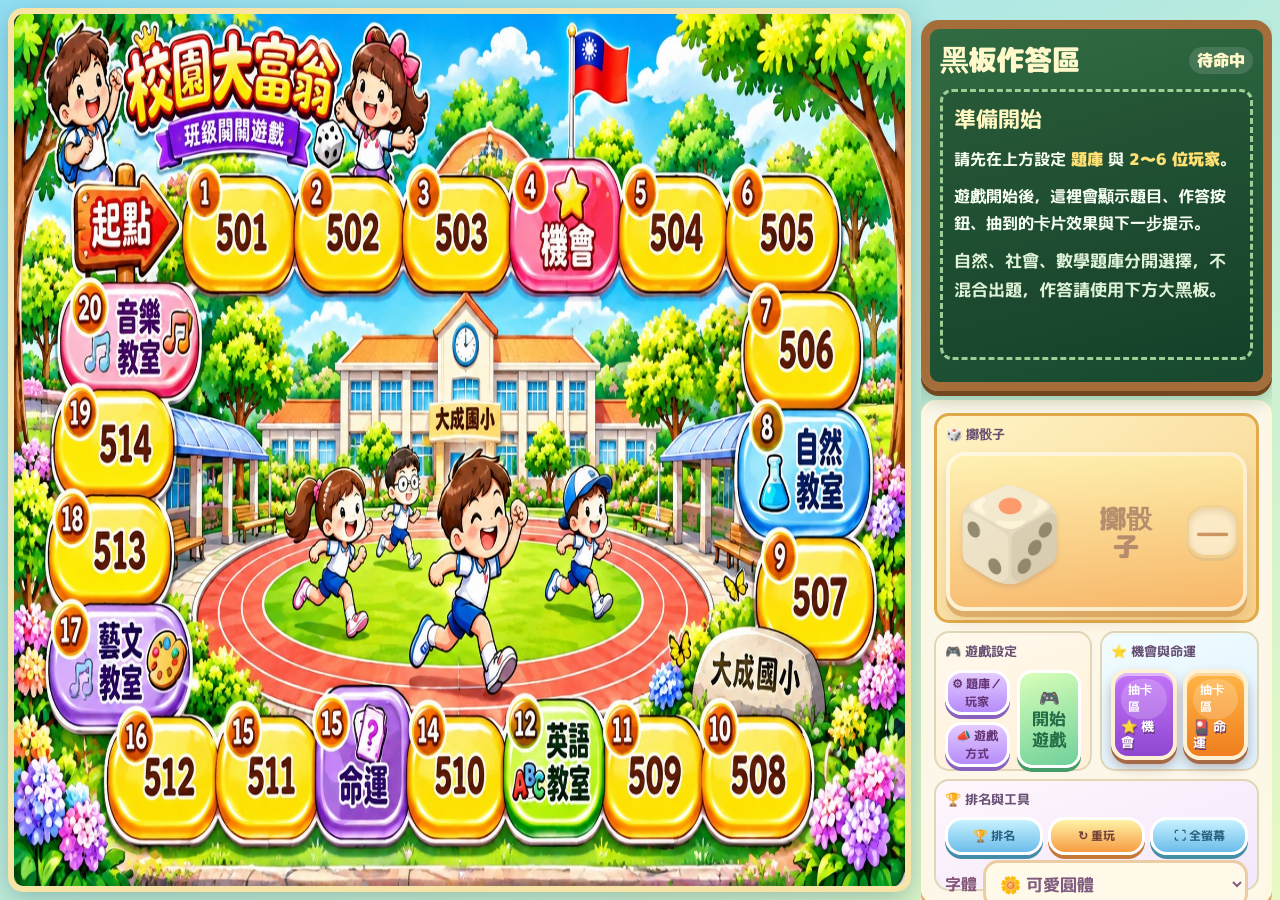
<file: campus-challenge.html>
<!doctype html><html lang="zh-Hant"><head><meta charset="utf-8"><meta name="viewport" content="width=device-width,initial-scale=1"><title>校園闖關大富翁｜精緻版</title><link rel="preconnect" href="https://fonts.googleapis.com"><link rel="preconnect" href="https://fonts.gstatic.com" crossorigin><link rel="stylesheet" href="https://fonts.googleapis.com/css2?family=M+PLUS+Rounded+1c:wght@500;700;800;900&display=swap"><style>
:root{--ink:#4c3353;--magenta:#be4385;--purple:#8d51be;--gold:#ffd66b;--blue:#238ac2}*{box-sizing:border-box}html{min-height:100%;background:#a8e6ed}body{margin:0;color:var(--ink);font-family:'Noto Sans TC','Microsoft JhengHei',system-ui,sans-serif;background:linear-gradient(150deg,#92dff5,#e8f9c2);min-height:100vh}button,select,input{font:inherit}button{cursor:pointer}button:disabled{opacity:.5;cursor:not-allowed}.app{width:min(100%,1750px);margin:auto;padding:8px 9px 20px}.board{position:relative;width:100%;aspect-ratio:1672/941;overflow:hidden;border:4px solid #fff7d8;border-radius:12px;box-shadow:0 8px 26px #33596871;background:#b4e9e3}.board>img{width:100%;height:100%;display:block;user-select:none;pointer-events:none}.hotspot{position:absolute;z-index:4;border:0;background:transparent;border-radius:24px;color:transparent;outline-offset:2px}.hotspot:focus-visible,.hotspot:hover{outline:4px solid #fff994;background:#ffffff1e;box-shadow:inset 0 0 0 3px #ffd175;}.hotspot:before{content:'';position:absolute;inset:0}.bank-hot{left:76.2%;top:4.1%;width:18.8%;height:10.7%}.players-hot{left:73.8%;top:20%;width:24%;height:15%}.stats-hot{left:73.8%;top:35.7%;width:24%;height:18.5%}.board-ui{position:absolute;z-index:7;pointer-events:none}.deck-wrap{left:74.2%;top:54.4%;width:23.8%;height:15.8%;display:grid;grid-template-columns:1fr 1fr;gap:1.2%;pointer-events:none}.deck{pointer-events:auto;border:3px solid #fff7d6;border-radius:18px;padding:8px 8px 6px;display:flex;flex-direction:column;justify-content:space-between;min-height:100%;box-shadow:0 4px 0 #9b6a45,0 8px 14px #583a5970;color:#fff;text-align:left;font-weight:1000}.deck.chance{background:linear-gradient(180deg,#c274f8,#8f47d0)}.deck.fate{background:linear-gradient(180deg,#ffb545,#ef7e1f)}.deck b{font-size:clamp(18px,1.6vw,28px);display:block}.deck small{display:block;font-size:clamp(11px,.9vw,15px);line-height:1.35;color:#fff8d5;font-weight:800}.deck .tag{display:inline-block;align-self:flex-start;background:#ffffff30;padding:2px 8px;border-radius:999px;font-size:12px}.blackboard{left:71.3%;top:71.8%;width:27.1%;height:23.8%;background:linear-gradient(180deg,#306533,#1d4124);border:8px solid #b67d45;border-radius:18px;box-shadow:0 5px 0 #87562d,0 10px 18px #57393969;pointer-events:auto;display:flex;flex-direction:column;padding:8px 10px 10px}.blackboard .bb-head{display:flex;align-items:center;justify-content:space-between;color:#fff8ca;font-weight:1000;font-size:clamp(18px,1.5vw,27px);margin-bottom:6px}.blackboard .bb-head span:last-child{font-size:clamp(11px,.9vw,14px);background:#ffffff20;padding:2px 8px;border-radius:999px}.blackboard .bb-body{flex:1;overflow:auto;background:rgba(0,0,0,.12);border:2px dashed #9dce95;border-radius:12px;padding:8px 10px;color:#f8fff3;line-height:1.5;font-size:clamp(12px,.95vw,16px)}.blackboard .bb-body h3{margin:0 0 6px;font-size:clamp(18px,1.4vw,24px);color:#fff7c1}.blackboard .bb-body p{margin:6px 0}.blackboard .bb-actions{display:flex;flex-wrap:wrap;gap:7px;margin-top:8px}.bb-btn{appearance:none;border:2px solid #fffce4;border-radius:12px;padding:9px 12px;background:linear-gradient(180deg,#fff8d3,#f5d46b);color:#714312;font-weight:1000;box-shadow:0 3px 0 #aa7f2d;cursor:pointer}.bb-btn.purple{background:linear-gradient(180deg,#eed9ff,#b482f3);color:#542778;box-shadow:0 3px 0 #764cb0}.bb-btn.blue{background:linear-gradient(180deg,#d7f5ff,#6fc8f3);color:#215e78;box-shadow:0 3px 0 #3c8bb0}.bb-btn.green{background:linear-gradient(180deg,#e3ffc6,#85d77a);color:#20562b;box-shadow:0 3px 0 #4c9f56}.bb-btn:disabled{opacity:.5;cursor:not-allowed}.bb-answers{display:grid;gap:7px;margin-top:8px}.bb-answer{display:block;width:100%;text-align:left;padding:8px 10px;border:2px solid #cfe8d2;border-radius:12px;background:#f4fff0;color:#2f5231;font-weight:900;font-size:clamp(12px,1vw,16px)}.bb-answer.good{background:#c9f7cc;border-color:#5baa67}.bb-answer.bad{background:#ffd8d3;border-color:#e48177}.bb-note{font-size:clamp(11px,.85vw,14px);color:#def2d7}.bb-highlight{color:#ffe072;font-weight:1000}.blackboard .bb-body::-webkit-scrollbar{width:8px}.blackboard .bb-body::-webkit-scrollbar-thumb{background:#92b995;border-radius:999px}.token{position:absolute;z-index:8;transform:translate(-50%,-50%);height:clamp(20px,3.15vw,49px);width:clamp(20px,3.15vw,49px);border-radius:50%;border:3px solid white;background:linear-gradient(145deg,#fff,#ffe49a);box-shadow:0 4px 0 #734742,0 6px 9px #583a5990;display:grid;place-items:center;font-weight:1000;transition:left .4s ease,top .4s ease;overflow:hidden}.token img{width:100%;height:100%;object-fit:cover}.token span{font-size:clamp(11px,2.3vw,28px)}.token.current{outline:3px solid #ffdf61;outline-offset:2px;animation:bob 1s infinite alternate}@keyframes bob{to{transform:translate(-50%,-63%)}}.toolbar{display:flex;gap:10px;align-items:center;justify-content:center;flex-wrap:wrap;margin:10px auto 4px;border:4px solid #fff8e0;border-radius:24px;max-width:1250px;background:linear-gradient(135deg,#fff2ce,#fff9e9);box-shadow:0 5px 0 #e5a674;padding:11px 13px}.ctl{background:linear-gradient(#fff2a7,#f79c42);border:3px solid white;border-radius:17px;padding:12px 20px;color:#733e38;font-weight:1000;box-shadow:0 4px 0 #c67836;font-size:17px;min-height:49px}.ctl.purple{background:linear-gradient(#e4cbff,#b58cfa);box-shadow:0 4px 0 #8962bf;color:#653477}.ctl.blue{background:linear-gradient(#c8f1ff,#6bbce9);box-shadow:0 4px 0 #428da9;color:#286080}.ctl.green{background:linear-gradient(#d9ffb9,#79d89c);box-shadow:0 4px 0 #449c68;color:#246d46}.ctl:active:not(:disabled){transform:translateY(3px);box-shadow:none}.toolbar .status{font-weight:900;color:#76517d;min-width:150px;text-align:center;max-width:500px}.dice{font-size:25px;min-width:70px;display:inline-flex;align-items:center;gap:8px}.screen{position:fixed;inset:0;background:#243457aa;display:flex;align-items:center;justify-content:center;padding:13px;z-index:30;backdrop-filter:blur(4px)}.screen[hidden]{display:none}.modal{background:linear-gradient(155deg,#fffaf0,#ffeedb);border:7px solid #fffdf1;outline:4px solid #edb59d;border-radius:25px;padding:23px;width:min(730px,95vw);max-height:89vh;overflow:auto;box-shadow:0 15px 60px #21345b9c}.modal h2{margin:0 0 14px;color:#9a438c;font-size:28px;text-shadow:1px 2px #fff}.modal p{line-height:1.7}.subtle{font-size:13px;color:#856b82}.actions{display:flex;flex-wrap:wrap;gap:8px;margin-top:13px}.chips{display:grid;grid-template-columns:repeat(3,minmax(0,1fr));gap:9px}.chip{border:2px solid #e9d2ae;background:#fff9e9;padding:9px;border-radius:13px;font-weight:800}.chip input{accent-color:#ae6cb4}.field{display:flex;gap:8px;align-items:center;flex-wrap:wrap;margin:10px 0;font-weight:800}.field select{min-width:150px;flex:1;padding:10px;border:2px solid #d6b5d7;border-radius:13px;background:#fff}.picked,.ranking{display:grid;gap:6px;max-height:220px;overflow:auto;margin-top:10px}.item{display:flex;gap:8px;align-items:center;justify-content:space-between;border:2px solid #ecd5ae;border-radius:13px;padding:8px 10px;background:#fffdf4;font-weight:850}.item.active{background:#ffedb0;border-color:#edb94c}.item img{height:35px;width:35px;object-fit:cover;border-radius:50%;vertical-align:middle}.answer{width:100%;display:block;text-align:left;margin:9px 0;padding:13px;border:3px solid #b2d9df;border-radius:15px;background:#eefbff;font-weight:900;font-size:18px}.answer.good{background:#bcf5c9;border-color:#4eaf83}.answer.bad{background:#ffd2ce;border-color:#eb8981}.feedback{margin-top:16px;background:#fff5c4;border:2px solid #f0d48c;border-radius:14px;padding:13px;line-height:1.7}.mini-status{background:#fff2c5;padding:9px 12px;border-radius:10px;font-weight:800;margin:10px 0}.tiny{font-size:12px}.banner{position:absolute;z-index:9;left:20%;top:48%;width:45%;pointer-events:none;text-align:center;color:white;font-size:clamp(22px,4vw,70px);font-weight:1000;text-shadow:0 5px 5px #a05236;animation:fade .9s ease-out both}@keyframes fade{0%{opacity:0;transform:translateY(-25px)}30%{opacity:1}100%{opacity:0;transform:translateY(10px)}}@media(max-width:720px){.toolbar{padding:6px;gap:7px}.ctl{font-size:14px;padding:8px 10px;min-height:40px}.chips{grid-template-columns:repeat(2,minmax(0,1fr))}.token{border-width:1px}.modal{padding:13px}.modal h2{font-size:22px}.deck-wrap{top:54.1%;height:16.5%}.blackboard{left:70%;top:71.4%;width:28.5%;height:24.5%;padding:7px}.blackboard .bb-actions{gap:5px}.bb-btn{padding:7px 9px}}@media(prefers-reduced-motion:reduce){.token,.banner{animation:none;transition:none}}
 
/* 指定精緻底圖不變：以下僅為獨立互動圖層 */
.compact-bank{position:absolute;z-index:12;left:74%;top:3.5%;width:23.5%;height:15.4%;border:4px solid #fff4d5;border-radius:24px;background:linear-gradient(145deg,#ffefb4,#fffaf0);box-shadow:inset 0 2px 0 #fff,0 4px 0 #db9e5e,0 8px 14px #805b3866;display:flex;flex-direction:column;justify-content:center;align-items:center;gap:3px;color:#765392;font-weight:1000}
.compact-bank strong{font-size:clamp(17px,1.6vw,26px)}.compact-bank span{font-size:clamp(12px,1.05vw,18px);color:#537449}.compact-bank small{font-size:clamp(11px,.84vw,14px);color:#876c75}
.deck-wrap{top:56.3%;height:18%;z-index:13}.deck{border-radius:18px;transition:transform .18s ease,filter .18s ease}.deck:active{transform:translateY(3px)}.deck .tag{background:#ffffff30}
.status-card{position:absolute;z-index:12;left:72.9%;top:77.2%;width:25.4%;height:19.2%;border:4px solid #fff1cf;border-radius:22px;background:linear-gradient(150deg,#fff9d8,#ffedcb);box-shadow:0 6px 0 #c98e54,0 10px 18px #80573777;padding:9px 15px;color:#795550;overflow:auto;font-weight:850}
.status-card-title{text-align:center;font-size:clamp(14px,1.5vw,23px);font-weight:1000;color:#ab5583;border-bottom:2px dashed #e5b48e;padding-bottom:3px;margin-bottom:4px}
#turnSummary{font-size:clamp(11px,1vw,17px);text-align:center;line-height:1.25}
#briefRanking{font-size:clamp(10px,.85vw,14px);line-height:1.4;margin-top:5px}
.blackboard{position:relative;z-index:15;margin:12px 3px 0;width:calc(100% - 6px);min-height:345px;max-height:none;background:linear-gradient(165deg,#316b42,#17482f);border:12px solid #b88646;border-radius:24px;box-shadow:inset 0 2px 15px #092516aa,0 8px 0 #80572b,0 18px 26px #4764546b;display:flex;flex-direction:column;padding:14px 20px 16px;pointer-events:auto}
.blackboard .bb-head{font-size:clamp(25px,2vw,34px);margin-bottom:10px}.blackboard .bb-head span:last-child{font-size:16px}
.blackboard .bb-body{flex:1;max-height:440px;min-height:225px;overflow:auto;padding:18px 24px;border-width:3px;font-size:clamp(18px,1.45vw,25px);line-height:1.65}
.blackboard .bb-body h3{font-size:clamp(24px,2vw,34px);line-height:1.6;margin-bottom:10px}.blackboard .bb-body p{margin:10px 0}.blackboard .bb-actions{margin-top:12px}.bb-btn{font-size:clamp(17px,1.2vw,22px);padding:12px 18px}
.bb-answers{display:grid;grid-template-columns:repeat(2,minmax(0,1fr));gap:11px;margin-top:14px}.bb-answer{font-size:clamp(18px,1.3vw,23px);padding:15px 17px;line-height:1.45;min-height:64px}
.bb-note{font-size:clamp(14px,1vw,18px)}.blackboard .feedback{color:#6e4c2e;font-size:clamp(17px,1.2vw,22px)}
@media(max-width:760px){.app{padding:4px}.board{border-radius:9px}.compact-bank{border-width:2px;border-radius:10px;gap:0}.compact-bank strong{font-size:10px}.compact-bank span{font-size:9px}.compact-bank small{font-size:8px}.deck{border-width:2px;padding:3px;border-radius:7px}.deck b{font-size:11px}.deck small,.deck .tag{font-size:8px}.status-card{border-width:2px;border-radius:9px;padding:4px 5px}.status-card-title{font-size:11px}.blackboard{padding:10px;border-width:7px}.blackboard .bb-body{padding:10px;min-height:190px}.bb-answers{grid-template-columns:1fr}.blackboard .bb-head{font-size:22px}}

/* 2026 精緻版調整：以使用者指定插畫為底圖，所有互動面板精準對齊 */

:root{--cute-font:'M PLUS Rounded 1c','Arial Rounded MT Bold','Noto Sans TC','Microsoft JhengHei',sans-serif}
body.font-cute,body.font-cute button,body.font-cute select,body.font-cute input{font-family:var(--cute-font);font-weight:800}
body.font-standard,body.font-standard button,body.font-standard select,body.font-standard input{font-family:'Noto Sans TC','Microsoft JhengHei',sans-serif}
.app{width:min(100%,1750px);padding:10px 10px 22px}
/* overlay rects aligned to right-hand panels of the artwork (all percentages of board) */
.compact-bank{left:74.35%;top:4.55%;width:23.0%;height:14.4%;padding:6px 8px;border:4px solid #fff2c6;box-shadow:0 4px 0 #bf7e50,0 7px 12px #875e4a66;background:linear-gradient(150deg,#fff6de,#fff1ca);border-radius:22px;gap:4px}
.compact-bank strong{font-size:clamp(17px,1.6vw,28px);color:#9855aa;line-height:1.25;text-shadow:1px 2px #fff}
.compact-bank span{font-size:clamp(12px,1.05vw,18px);line-height:1.3;color:#735774}
.compact-bank small{font-size:clamp(11px,.83vw,15px);color:#84664f}
.players-hot{left:74.3%;top:20.9%;width:23.5%;height:14.4%}
.stats-hot{left:74.3%;top:36.6%;width:23.5%;height:16.9%}
.deck-wrap{left:74.15%;top:55.8%;width:23.85%;height:18.75%;gap:2.3%;z-index:13}
.deck{border:4px solid #fff2d4;border-radius:17px;padding:7px 10px;box-shadow:inset 0 3px 0 #ffffff77,0 4px 0 #a66a47,0 7px 12px #805b5c70}
.deck b{font-size:clamp(17px,1.6vw,28px);line-height:1.2;text-shadow:1px 2px #653b7c}
.deck .tag{font-size:clamp(11px,.9vw,15px);padding:3px 7px}
.deck small{font-size:clamp(11px,.9vw,16px);line-height:1.4;display:-webkit-box;-webkit-line-clamp:2;-webkit-box-orient:vertical;overflow:hidden}
.status-card{left:73.2%;top:77.5%;width:24.8%;height:18.55%;padding:8px 13px;border:4px solid #fff2d4;border-radius:18px;box-shadow:0 5px 0 #be8557,0 9px 13px #805b5c66}
.status-card-title{font-size:clamp(18px,1.48vw,26px);margin-bottom:6px}
#turnSummary{font-size:clamp(13px,1.1vw,20px);line-height:1.35}
#briefRanking{font-size:clamp(12px,.95vw,17px);line-height:1.55}
/* Fix old absolute left/top values leaking into the wide blackboard */
.blackboard{position:relative;left:auto;top:auto;right:auto;bottom:auto;width:100%;height:auto;min-height:350px;max-height:none;margin:13px 0 0;box-sizing:border-box;border:12px solid #b8894e;border-radius:24px;transform:none;box-shadow:inset 0 3px 15px #092516bb,0 8px 0 #86592d,0 15px 23px #47645470}
.blackboard .bb-head{font-size:clamp(28px,2.15vw,38px)}
.blackboard .bb-body{min-height:230px;max-height:540px;font-size:clamp(20px,1.55vw,29px);padding:22px 26px;line-height:1.7}
.blackboard .bb-body h3{font-size:clamp(27px,2.1vw,39px);line-height:1.5}
.bb-answer{font-size:clamp(20px,1.5vw,28px);line-height:1.5;padding:17px 20px;min-height:74px}
.bb-note{font-size:clamp(17px,1.08vw,21px)}
.toolbar{max-width:100%;padding:12px 14px;margin:14px 0 0;gap:10px;justify-content:center}
.ctl{font-size:clamp(16px,1.04vw,21px);padding:12px 16px}
.ctl.tiny-control{padding:10px 13px;box-shadow:0 4px 0 #448fa4}
.font-picker{background:#fff9e9;border:3px solid #eccca3;border-radius:15px;color:#805d7f;padding:9px 10px;font-weight:900;font-size:17px;min-height:49px}
.toolbar .status{font-size:clamp(14px,1vw,18px)}
.modal{width:min(1060px,97vw);max-height:92vh;font-size:19px}
.modal h2{font-size:clamp(28px,2vw,36px)}
.subtle{font-size:clamp(15px,1vw,19px);line-height:1.7}
.bank-actions{display:flex;gap:10px;flex-wrap:wrap;margin:13px 0}
.bank-units{display:grid;grid-template-columns:repeat(2,minmax(0,1fr));gap:14px}
.bank-unit{border:3px solid #efc990;background:linear-gradient(155deg,#fff9e8,#fff3dc);border-radius:20px;padding:12px 13px}
.bank-unit-head{display:flex;gap:9px;align-items:center;padding:6px 8px 10px;margin:0 0 9px;border-bottom:2px dashed #e5c69b;color:#775187;font-size:21px;font-weight:1000;cursor:pointer}
.bank-unit-head input{width:22px;height:22px;flex-shrink:0;accent-color:#ad66be}
.bank-activities{display:grid;gap:8px}
.bank-activity{display:flex;align-items:flex-start;gap:10px;background:#fffdf5;border:2px solid #e6d4b4;border-radius:12px;padding:10px;font-size:18px;line-height:1.5;font-weight:850;cursor:pointer}
.bank-activity:has(input:checked){background:#f6eaff;border-color:#ce9ee3}
.bank-activity input{accent-color:#ad66be;width:21px;height:21px;flex:none;margin-top:4px}
.bank-activity .activity-name{flex:1}
.bank-activity small{align-self:center;color:#8c6d50;white-space:nowrap;font-size:15px}
.bank-actions .ctl{padding:9px 15px}
@media(max-width:800px){.bank-units{grid-template-columns:1fr}.modal{font-size:17px}.bank-unit-head{font-size:19px}.bank-activity{font-size:17px}.toolbar{gap:7px}.ctl{font-size:14px;padding:9px 10px}.font-picker{font-size:14px;min-height:41px;padding:6px}.blackboard{left:auto;top:auto;width:100%;height:auto}.blackboard .bb-body{font-size:19px;min-height:200px}.compact-bank{border-radius:10px;padding:2px 4px;border-width:2px}.compact-bank strong{font-size:clamp(11px,1.65vw,16px)}.compact-bank span{font-size:clamp(9px,1.2vw,13px)}.compact-bank small{font-size:clamp(8px,.95vw,11px)}.deck{border-width:2px;padding:3px 4px;border-radius:10px}.deck b{font-size:clamp(10px,1.5vw,16px)}.deck .tag,.deck small{font-size:clamp(8px,1vw,12px)}.status-card{padding:4px;border-width:2px;border-radius:10px}.status-card-title{font-size:clamp(11px,1.5vw,16px)}#turnSummary{font-size:clamp(9px,1.15vw,14px)}#briefRanking{font-size:clamp(8px,1vw,12px)}}
/* Fullscreen: show every main control without page scrolling. Blackboard beside the board. */
.app:fullscreen{width:100vw;max-width:none;height:100vh;height:100dvh;min-height:0;overflow:hidden;background:linear-gradient(130deg,#bbebd5,#fef1b9);padding:10px;display:grid;grid-template-columns:minmax(0,1.68fr) minmax(0,1fr);grid-template-rows:minmax(0,1fr) auto;align-items:center;justify-content:stretch;column-gap:12px;row-gap:9px}
.app:fullscreen .board{grid-column:1;grid-row:1;width:100%;max-width:calc((100dvh - 112px)*1672/941);max-height:calc(100dvh - 112px);margin:0 auto;align-self:center;justify-self:center;min-height:0;box-shadow:0 6px 18px #33596871}
.app:fullscreen .blackboard{grid-column:2;grid-row:1;position:relative;left:auto;top:auto;right:auto;bottom:auto;width:100%;height:100%;max-height:calc(100dvh - 108px);min-height:0;margin:0;align-self:stretch;padding:12px;border-width:9px;overflow:hidden}
.app:fullscreen .blackboard .bb-head{flex:0 0 auto;font-size:clamp(20px,1.55vw,30px);margin-bottom:6px}
.app:fullscreen .blackboard .bb-body{flex:1 1 auto;min-height:0;max-height:none;overflow:auto;padding:12px 15px;font-size:clamp(16px,1.18vw,24px);line-height:1.52}
.app:fullscreen .blackboard .bb-body h3{font-size:clamp(20px,1.5vw,28px)}
.app:fullscreen .blackboard .bb-actions{flex:0 0 auto;margin-top:7px;overflow:auto;max-height:85px}
.app:fullscreen .bb-answers{grid-template-columns:1fr;gap:6px}
.app:fullscreen .bb-answer{font-size:clamp(16px,1.13vw,22px);min-height:0;padding:8px 10px}
.app:fullscreen .toolbar{grid-column:1 / -1;grid-row:2;width:100%;max-width:none;min-height:0;margin:0;gap:7px;padding:7px 10px;border-width:3px;border-radius:17px;justify-content:center}
.app:fullscreen .toolbar .ctl{min-height:37px;padding:7px 11px;font-size:clamp(13px,1vw,19px)}
.app:fullscreen .font-picker{min-height:37px;padding:4px 7px;font-size:clamp(12px,.95vw,17px)}
.app:fullscreen .toolbar .status{min-width:0;max-width:350px;font-size:clamp(12px,.93vw,17px)}
/* One consistent font weight on all editable interface text. Original illustrated labels remain untouched. */
.app, .app button, .app select, .app input, .app label, .app h2, .app h3, .app strong, .app b, .app small, .app .status, .app .mini-status, .app .subtle, .modal{font-weight:700!important}
body.font-cute .app,body.font-cute .modal{font-family:var(--cute-font)}
body.font-standard .app,body.font-standard .modal{font-family:'Noto Sans TC','Microsoft JhengHei',sans-serif}
@media(max-aspect-ratio:1/1){.app:fullscreen{grid-template-columns:minmax(0,1fr);grid-template-rows:auto minmax(0,1fr) auto;gap:6px;padding:6px}.app:fullscreen .board{grid-column:1;grid-row:1;width:min(100%,calc((100dvh - 340px)*1672/941));max-height:calc(100dvh - 340px)}.app:fullscreen .blackboard{grid-column:1;grid-row:2;max-height:none;min-height:0}.app:fullscreen .toolbar{grid-column:1;grid-row:3;flex-wrap:wrap}.app:fullscreen .toolbar .ctl{padding:5px 8px}}



/* 2026-11-16: 棋盤下方固定左右雙欄，普通與全螢幕皆不改變排列。 */
.bottom-panels{display:grid;grid-template-columns:minmax(0, 2.25fr) minmax(310px, 1fr);gap:13px;margin-top:14px;align-items:stretch;width:100%;min-width:0;min-height:350px}
.bottom-panels > .blackboard{position:relative;left:auto;top:auto;right:auto;bottom:auto;width:100%;height:100%;min-height:350px;min-width:0;margin:0;max-height:none;overflow:hidden;display:flex;flex-direction:column;padding:14px 17px}
.bottom-panels > .blackboard .bb-head{flex:none;margin-bottom:8px}
.bottom-panels > .blackboard .bb-body{flex:1;min-height:0;max-height:none;overflow:auto;font-size:clamp(18px,1.5vw,26px);padding:14px 20px}
.bottom-panels > .blackboard .bb-body h3{font-size:clamp(23px,1.85vw,34px)}
.bottom-panels > .blackboard .bb-actions{flex:none;max-height:85px;overflow:auto}
.bottom-panels > .toolbar{display:grid;grid-template-columns:repeat(2,minmax(0,1fr));align-content:start;align-items:stretch;gap:9px;margin:0;width:100%;max-width:none;min-width:0;border-radius:23px;padding:16px 13px;justify-content:stretch}
.bottom-panels > .toolbar > .ctl{min-width:0;min-height:49px;display:flex;align-items:center;justify-content:center;text-align:center;padding:9px 8px;font-size:clamp(15px,1.13vw,19px);line-height:1.2}
.bottom-panels > .toolbar > label[for=fontStyle]{display:flex;align-items:center;justify-content:center;min-width:0}
.bottom-panels > .toolbar > .font-picker{width:100%;min-width:0;max-width:100%;min-height:43px;font-size:clamp(13px,.98vw,17px)}
.bottom-panels > .toolbar > .status{grid-column:1/-1;min-width:0;max-width:none;width:100%;font-size:clamp(14px,1vw,17px);background:#fffbec;border:2px solid #ebcfaa;border-radius:12px;padding:8px 10px;line-height:1.4}
/* 全螢幕不變更左右版型：棋盤在上，黑板左／控制右在下，一頁顯示不捲動。 */
.app:fullscreen{width:100vw;max-width:none;height:100vh;height:100dvh;min-height:0;overflow:hidden;padding:8px 12px;display:grid;grid-template-columns:minmax(0,1fr);grid-template-rows:minmax(0,1fr) minmax(0,36vh);gap:8px;align-items:stretch;justify-items:stretch}
.app:fullscreen .board{grid-column:1;grid-row:1;width:auto;max-width:100%;height:100%;max-height:100%;aspect-ratio:1672/941;margin:0 auto;align-self:center;justify-self:center;min-height:0;box-shadow:0 5px 16px #33596871}
.app:fullscreen .bottom-panels{grid-column:1;grid-row:2;display:grid;grid-template-columns:minmax(0,2.25fr) minmax(310px,1fr);gap:10px;margin:0;width:100%;min-height:0;height:100%;max-height:100%;align-self:stretch}
.app:fullscreen .bottom-panels > .blackboard{grid-column:1;grid-row:1;position:relative;width:100%;height:100%;max-height:100%;min-height:0;min-width:0;padding:9px 12px;border-width:7px;overflow:hidden}
.app:fullscreen .bottom-panels > .blackboard .bb-head{font-size:clamp(18px,1.5vw,27px)}
.app:fullscreen .bottom-panels > .blackboard .bb-body{flex:1;min-height:0;max-height:none;font-size:clamp(16px,1.3vw,22px);line-height:1.42;padding:8px 12px;overflow:auto}
.app:fullscreen .bottom-panels > .blackboard .bb-body h3{font-size:clamp(19px,1.7vw,29px)}
.app:fullscreen .bottom-panels > .blackboard .bb-actions{max-height:65px;overflow:auto}
.app:fullscreen .bottom-panels > .toolbar{grid-column:2;grid-row:1;display:grid;grid-template-columns:repeat(2,minmax(0,1fr));width:100%;height:100%;max-width:none;min-height:0;max-height:100%;gap:6px;padding:9px;margin:0;overflow:hidden;align-content:stretch;align-items:stretch}
.app:fullscreen .bottom-panels > .toolbar > .ctl{font-size:clamp(13px,.99vw,18px);padding:5px 7px;min-height:0;line-height:1.15}
.app:fullscreen .bottom-panels > .toolbar > .font-picker{font-size:clamp(12px,.9vw,16px);min-height:0;padding:4px 5px}
.app:fullscreen .bottom-panels > .toolbar > .status{grid-column:1/-1;font-size:clamp(12px,.91vw,16px);min-width:0;max-width:none;padding:4px 6px;line-height:1.25;overflow:auto}
/* 既有直立全螢幕單欄規則不適用：維持相同的左右配置。 */
@media (max-aspect-ratio:1/1){.app:fullscreen{grid-template-columns:minmax(0,1fr);grid-template-rows:minmax(0,1fr) minmax(0,46vh)}.app:fullscreen .board{grid-column:1;grid-row:1;width:auto;max-width:100%;max-height:100%;height:auto;aspect-ratio:1672/941}.app:fullscreen .bottom-panels{grid-column:1;grid-row:2;grid-template-columns:minmax(0,2.25fr) minmax(145px,1fr);gap:5px}.app:fullscreen .bottom-panels > .blackboard{grid-column:1;grid-row:1}.app:fullscreen .bottom-panels > .toolbar{grid-column:2;grid-row:1}.bottom-panels{grid-template-columns:minmax(0,2.25fr) minmax(210px,1fr)}}
@media (max-width:680px){.bottom-panels{grid-template-columns:minmax(0,2fr) minmax(160px,1fr);gap:6px;min-height:280px}.bottom-panels > .blackboard{min-height:280px;padding:7px;border-width:5px}.bottom-panels > .blackboard .bb-body{padding:8px;font-size:14px}.bottom-panels > .blackboard .bb-body h3{font-size:18px}.bottom-panels > .toolbar{padding:7px;gap:5px}.bottom-panels > .toolbar > .ctl{font-size:12px;min-height:34px;padding:5px 4px}.bottom-panels > .toolbar > .font-picker{font-size:11px}.bottom-panels > .toolbar > .status{font-size:11px;padding:5px}.app:fullscreen .bottom-panels{grid-template-columns:minmax(0,2fr) minmax(140px,1fr)}}

/* 2026-11-16 大畫面實用配置：以左右實際填滿螢幕而非中央留白。
   一般模式維持上方原畫棋盤／下方左右黑板與工具區；全螢幕保留同一組元件。 */
.bottom-panels > .toolbar > .dice{
  grid-column:1 / -1; min-height:100px; width:100%;
  display:flex; align-items:center; justify-content:center; gap:18px;
  border-radius:23px; background:linear-gradient(150deg,#fffbd8,#f7d68a 48%,#f0a448);
  border:4px solid #fff9df; box-shadow:0 6px 0 #bd783e, inset 0 2px 8px #fff8d0;
  color:#784928; letter-spacing:.05em;
}
.dice-icon{font-size:clamp(46px,3.5vw,74px);display:block;line-height:1;filter:drop-shadow(0 3px 2px #995a4380)}
.dice-label{font-size:clamp(23px,1.8vw,38px);line-height:1.1;font-weight:800}
.dice-value{display:grid;place-items:center;min-width:1.6em;aspect-ratio:1;
  font-size:clamp(35px,3vw,64px);line-height:1;font-weight:800;
  border-radius:20px;background:#fffaf3;color:#a05228;border:3px solid #eac787;
  box-shadow:inset 0 3px 7px #bba17e99,0 3px 0 #d5ab72}
.dice.is-rolling .dice-icon{animation:diceShake .16s linear 5}
@keyframes diceShake{0%{transform:rotate(-16deg) scale(.95)}50%{transform:rotate(16deg) scale(1.1)}100%{transform:rotate(-16deg) scale(.95)}}
/* 這個寬螢幕模式不再使用舊式「中央一塊棋盤」的上下比例縮放。 */
@media (min-aspect-ratio: 4/3){
  .app:fullscreen{
    display:grid !important;
    grid-template-columns:minmax(0,1.73fr) minmax(360px,1fr) !important;
    grid-template-rows:minmax(0,1.9fr) minmax(0,1fr) !important;
    gap:12px !important;
    width:100vw !important; height:100vh !important; height:100dvh !important;
    max-width:none !important; padding:12px !important;
    overflow:hidden !important; align-items:stretch !important;
    justify-items:stretch !important;
  }
  .app:fullscreen > .board{
    grid-column:1 !important; grid-row:1 !important; align-self:center !important;
    justify-self:center !important; margin:0 !important; width:100% !important;
    height:auto !important; max-height:100% !important;
    max-width:calc((100dvh - 24px)*.63*1672/941) !important;
    aspect-ratio:1672/941 !important; min-height:0 !important;
  }
  .app:fullscreen > .bottom-panels{
    display:contents !important;
  }
  .app:fullscreen > .bottom-panels > .blackboard{
    grid-column:1 !important; grid-row:2 !important;
    margin:0 !important; position:relative !important; width:100% !important;
    height:100% !important; min-height:0 !important; max-height:100% !important;
    padding:10px 15px !important; border-width:7px !important;
    align-self:stretch !important; overflow:hidden !important;
  }
  .app:fullscreen > .bottom-panels > .toolbar{
    grid-column:2 !important; grid-row:1 / 3 !important;
    margin:0 !important; width:100% !important; height:100% !important;
    min-height:0 !important; max-height:100% !important;
    display:grid !important; grid-template-columns:repeat(2,minmax(0,1fr)) !important;
    grid-template-rows:minmax(60px,.8fr) minmax(160px,2.3fr) minmax(60px,.8fr) minmax(60px,.8fr) minmax(60px,.8fr) minmax(70px,1fr) !important;
    gap:11px !important; padding:17px !important; border-radius:26px !important;
    align-content:stretch !important; overflow:hidden !important;
  }
  .app:fullscreen .toolbar > .ctl{
    min-height:0 !important; padding:9px 10px !important;
    font-size:clamp(17px,1.15vw,26px) !important; line-height:1.14 !important;
    border-radius:18px !important;
  }
  .app:fullscreen .toolbar > #setup{grid-column:1;grid-row:1}
  .app:fullscreen .toolbar > #begin{grid-column:2;grid-row:1}
  .app:fullscreen .toolbar > #roll{
    grid-column:1 / -1 !important; grid-row:2 !important;
    display:flex !important; align-items:center !important; justify-content:center !important;
    min-height:0 !important; padding:12px !important; gap:15px !important;
    background:linear-gradient(155deg,#fff8ca,#ffcd65,#ec8f37) !important;
    border:5px solid white !important; box-shadow:0 7px 0 #b36e3a,inset 0 3px 10px #fff8e2 !important;
  }
  .app:fullscreen .dice-icon{font-size:clamp(66px,5.4vw,120px) !important}
  .app:fullscreen .dice-label{font-size:clamp(27px,2.05vw,44px) !important}
  .app:fullscreen .dice-value{font-size:clamp(50px,4.2vw,86px) !important;min-width:1.5em !important}
  .app:fullscreen .toolbar > #score{grid-column:1;grid-row:3}
  .app:fullscreen .toolbar > #reset{grid-column:2;grid-row:3}
  .app:fullscreen .toolbar > #howto{grid-column:1;grid-row:4}
  .app:fullscreen .toolbar > #fullscreen{grid-column:2;grid-row:4}
  .app:fullscreen .toolbar > label[for=fontStyle]{grid-column:1;grid-row:5}
  .app:fullscreen .toolbar > #fontStyle{grid-column:2;grid-row:5}
  .app:fullscreen .toolbar > #status{
    grid-column:1/-1 !important;grid-row:6 !important;
    width:100% !important;max-width:none !important;min-width:0 !important;
    font-size:clamp(16px,1.1vw,24px) !important;display:grid;place-items:center;
    overflow:auto !important; padding:10px 12px !important;
  }
  .app:fullscreen .blackboard .bb-body{
    font-size:clamp(18px,1.45vw,28px) !important;
  }
  .app:fullscreen .blackboard .bb-body h3{font-size:clamp(24px,1.85vw,36px) !important}
}
@media (max-height: 720px) and (min-aspect-ratio: 4/3){
  .app:fullscreen{gap:7px!important;padding:6px!important}
  .app:fullscreen > .bottom-panels > .toolbar{
    gap:5px!important;padding:9px!important;
    grid-template-rows:minmax(36px,.8fr) minmax(88px,2fr) minmax(34px,.8fr) minmax(34px,.8fr) minmax(34px,.8fr) minmax(45px,1fr)!important}
  .app:fullscreen .dice-icon{font-size:clamp(38px,5vw,80px)!important}
  .app:fullscreen .dice-value{font-size:clamp(34px,3.3vw,65px)!important}
  .app:fullscreen .toolbar > .ctl{padding:4px 6px!important}
}

/* 2026-11-16 全螢幕版面微調：上方加大校園棋盤；左下功能、右側整欄黑板。
   僅在寬螢幕 fullscreen 生效，其他版面與原始插畫不變。 */
@media (min-aspect-ratio: 4/3){
 .app:fullscreen{
   grid-template-columns:minmax(0,2.12fr) minmax(350px,1fr) !important;
   grid-template-rows:minmax(0,2.5fr) minmax(0,1fr) !important;
   gap:9px !important; padding:9px !important;
 }
 .app:fullscreen > .board{
   grid-column:1 !important;grid-row:1 !important;
   width:100% !important;height:auto !important;max-width:100% !important;
   max-height:100% !important;
   max-width: min(100%, calc((100dvh - 24px)*.725*1672/941)) !important;
   justify-self:center !important;align-self:center !important;
 }
 .app:fullscreen > .bottom-panels > .toolbar{
   grid-column:1 !important;grid-row:2 !important;
   grid-template-columns:repeat(2,minmax(0,1fr)) !important;
   grid-template-rows:minmax(32px,.75fr) minmax(74px,1.55fr) minmax(30px,.60fr) minmax(30px,.60fr) minmax(30px,.60fr) minmax(33px,.65fr) !important;
   gap:5px !important;padding:8px 11px !important;
   min-width:0 !important;max-height:100% !important;
 }
 .app:fullscreen > .bottom-panels > .blackboard{
   grid-column:2 !important;grid-row:1 / 3 !important;
   min-height:0 !important;height:100% !important;
   max-height:100% !important;padding:14px 16px !important;
 }
 .app:fullscreen .blackboard .bb-head{
   font-size:clamp(23px,1.8vw,36px) !important;
 }
 .app:fullscreen .blackboard .bb-body{
   font-size:clamp(18px,1.4vw,27px) !important;
   line-height:1.55 !important;
 }
 .app:fullscreen .toolbar > .ctl{
   font-size:clamp(15px,1.07vw,23px) !important;
   padding:5px 7px !important;
 }
 .app:fullscreen .toolbar > #roll{gap:12px !important;padding:7px !important;}
 .app:fullscreen .dice-icon{font-size:clamp(47px,4vw,86px) !important;}
 .app:fullscreen .dice-label{font-size:clamp(22px,1.65vw,35px) !important;}
 .app:fullscreen .dice-value{font-size:clamp(38px,3.1vw,64px) !important;}
 .app:fullscreen .toolbar > #status{font-size:clamp(13px,1vw,20px) !important;padding:5px 8px !important;}
}
@media (max-height:720px) and (min-aspect-ratio:4/3){
 .app:fullscreen > .bottom-panels > .toolbar{
  grid-template-rows:minmax(27px,.75fr) minmax(58px,1.55fr) minmax(24px,.6fr) minmax(24px,.6fr) minmax(24px,.6fr) minmax(27px,.65fr)!important;
  gap:4px!important;padding:6px!important;
 }
}

/* 2026-11-16 全螢幕四欄操作區：骰子置最右欄，字體雙格精簡，狀態欄擴大。 */
@media (min-aspect-ratio:4/3){
.app:fullscreen > .bottom-panels > .toolbar{
 display:grid!important;grid-template-columns:repeat(3,minmax(0,1fr)) minmax(0,1.36fr)!important;
 grid-template-rows:minmax(0,1fr) minmax(0,1fr) minmax(0,.58fr) minmax(0,1.13fr)!important;
 grid-auto-flow:row!important;align-items:stretch!important;justify-items:stretch!important;
 gap:7px!important;padding:10px!important;overflow:hidden!important;
}
.app:fullscreen .toolbar > #setup{grid-column:1!important;grid-row:1!important}
.app:fullscreen .toolbar > #begin{grid-column:2!important;grid-row:1!important}
.app:fullscreen .toolbar > #score{grid-column:3!important;grid-row:1!important}
.app:fullscreen .toolbar > #reset{grid-column:1!important;grid-row:2!important}
.app:fullscreen .toolbar > #howto{grid-column:2!important;grid-row:2!important}
.app:fullscreen .toolbar > #fullscreen{grid-column:3!important;grid-row:2!important}
.app:fullscreen .toolbar > label[for="fontStyle"]{
 grid-column:1!important;grid-row:3!important;margin:0!important;min-width:0!important;min-height:0!important;
 padding:3px 4px!important;font-size:clamp(12px,.82vw,17px)!important;
 display:flex!important;align-items:center!important;justify-content:center!important;
 background:#ffeed5;border:2px solid #f0d6bb;border-radius:11px;
}
.app:fullscreen .toolbar > #fontStyle{
 grid-column:2 / 4!important;grid-row:3!important;
 min-width:0!important;width:100%!important;max-width:none!important;
 min-height:0!important;height:100%!important;
 padding:3px 8px!important;font-size:clamp(12px,.86vw,18px)!important;margin:0!important;
}
.app:fullscreen .toolbar > #status{
 grid-column:1 / 4!important;grid-row:4!important;
 margin:0!important;max-width:none!important;width:100%!important;
 min-height:0!important;height:100%!important;
 padding:10px 13px!important;font-size:clamp(16px,1.15vw,25px)!important;
 line-height:1.35!important;display:flex!important;align-items:center!important;justify-content:center!important;
 overflow:auto!important;
}
.app:fullscreen .toolbar > #roll{
 grid-column:4!important;grid-row:1 / 5!important;
 width:100%!important;height:100%!important;min-width:0!important;min-height:0!important;
 display:flex!important;flex-direction:column!important;align-items:center!important;justify-content:center!important;
 gap:clamp(8px,1.2vh,21px)!important;padding:12px 6px!important;border-radius:24px!important;
}
.app:fullscreen .toolbar > #roll .dice-icon{font-size:clamp(58px,5vw,112px)!important;line-height:1!important}
.app:fullscreen .toolbar > #roll .dice-label{font-size:clamp(22px,1.8vw,39px)!important;white-space:nowrap}
.app:fullscreen .toolbar > #roll .dice-value{font-size:clamp(40px,3.2vw,73px)!important;min-width:1.45em!important}
.app:fullscreen .toolbar > .ctl:not(#roll){
 min-width:0!important;min-height:0!important;width:100%!important;height:100%!important;
 padding:6px 3px!important;font-size:clamp(14px,1vw,22px)!important;
 white-space:normal!important;line-height:1.2!important;
}
}
@media (max-height:750px) and (min-aspect-ratio:4/3){
.app:fullscreen > .bottom-panels > .toolbar{gap:4px!important;padding:6px!important}
.app:fullscreen .toolbar > #roll .dice-icon{font-size:clamp(38px,4vw,72px)!important}
.app:fullscreen .toolbar > #roll .dice-value{font-size:clamp(28px,2.5vw,45px)!important}
.app:fullscreen .toolbar > .ctl:not(#roll){font-size:clamp(12px,.9vw,18px)!important}
}


/* 2026-11-16: 玩家資訊改顯示 FunDesk 頭像與姓名；下方重複狀態移除。 */
.board-player-roster{
 position:absolute;z-index:6;left:74.55%;top:42.2%;width:22.5%;height:11.8%;
 padding:3px;display:grid;grid-template-columns:repeat(3,minmax(0,1fr));
 grid-template-rows:repeat(2,minmax(0,1fr));gap:4px;
 pointer-events:none;overflow:hidden;
}
.board-roster-empty{
 grid-column:1/-1;grid-row:1/-1;align-self:stretch;justify-self:stretch;
 border-radius:12px;background:#e8faffed;border:2px solid #7fcbee;
 color:#386b98;text-align:center;display:flex;align-items:center;justify-content:center;
 font-size:clamp(10px,.95vw,18px);line-height:1.3;padding:5px;font-weight:700;
}
.board-roster-player{
 min-width:0;min-height:0;display:flex;align-items:center;gap:3px;padding:3px;
 background:#fff8e9ed;border:2px solid #d7e4f0;border-radius:11px;
 box-shadow:0 2px 4px #436c7945;overflow:hidden;
}
.board-roster-active{background:#fff0a8f5;border-color:#f0a224;box-shadow:0 0 0 2px #ffe35b inset}
.board-roster-finished{opacity:.74}
.board-roster-avatar{
 flex:none;width:clamp(19px,2.45vw,42px);height:clamp(19px,2.45vw,42px);
 overflow:hidden;border-radius:50%;border:2px solid var(--player-color,#4ba7cb);
 background:#fff;display:grid;place-items:center;
}
.board-roster-avatar img{width:100%;height:100%;object-fit:cover;display:block}
.board-roster-fallback{width:100%;height:100%;display:grid;place-items:center;color:#673c55;font-size:clamp(11px,1.22vw,20px);line-height:1}
.board-roster-text{display:flex;flex-direction:column;align-items:flex-start;justify-content:center;min-width:0;max-width:100%;gap:0}
.board-roster-text strong{color:#59395c;font-size:clamp(10px,.9vw,17px);line-height:1.12;overflow:hidden;text-overflow:ellipsis;white-space:nowrap;max-width:100%}
.board-roster-text small{color:#65718c;font-size:clamp(8px,.64vw,12px);line-height:1.1;overflow:hidden;text-overflow:ellipsis;white-space:nowrap;max-width:100%}
@media(max-width:800px){
 .board-player-roster{gap:1px;padding:1px}
 .board-roster-player{padding:1px;gap:1px;border-width:1px;border-radius:5px}
 .board-roster-avatar{width:clamp(12px,2.4vw,20px);height:clamp(12px,2.4vw,20px);border-width:1px}
 .board-roster-text strong{font-size:clamp(6px,.83vw,10px)}
 .board-roster-text small{font-size:clamp(5px,.63vw,8px)}
}
@media(min-aspect-ratio:4/3){
 .app:fullscreen{
   grid-template-columns:minmax(0,3fr) minmax(350px,1fr)!important;
   grid-template-rows:minmax(0,3fr) minmax(0,1fr)!important;
 }
 .app:fullscreen>.board{
   max-width:min(100%,calc((100dvh - 24px)*.76*1672/941))!important;
 }
 .app:fullscreen>.bottom-panels>.toolbar{
   grid-template-rows:minmax(0,1fr) minmax(0,1fr) minmax(0,.68fr)!important;
 }
 .app:fullscreen .toolbar>#roll{grid-row:1/4!important}
 .app:fullscreen .toolbar>#status{display:none!important}
 .app:fullscreen .toolbar>label[for="fontStyle"]{grid-row:3!important}
 .app:fullscreen .toolbar>#fontStyle{grid-row:3!important}
 .app:fullscreen .board-roster-avatar{width:clamp(23px,2.5vw,48px);height:clamp(23px,2.5vw,48px)}
}


/* 2026-11-16：玩家資訊區使用不透明底色，完整遮住插畫的原始玩家棋子。 */
.board .board-player-roster{
 z-index:9!important;
 left:73.8%!important;top:39.85%!important;width:24.7%!important;height:14.45%!important;
 background:#b8e3f7!important;
 border:3px solid #2f96c2!important;
 border-radius:16px!important;
 box-shadow:inset 0 1px 0 #fff,0 3px 8px #295a7666!important;
 padding:5px!important;gap:4px!important;opacity:1!important;
 overflow:hidden!important;
}
.board .board-roster-player{
 background:#f5fcff!important;
 border:2px solid #84beda!important;
 box-shadow:0 2px 3px #417ba43b!important;
 opacity:1!important;
}
.board .board-roster-active{
 background:#fff0aa!important;border-color:#e5a12b!important;
 box-shadow:inset 0 0 0 2px #ffe665!important;
}
.board .board-roster-finished{opacity:1!important}
.board .board-roster-empty{
 background:#d1edfc!important;border:2px dashed #62a8c8!important;
 color:#295c80!important;font-weight:700!important;
}
@media(min-aspect-ratio:4/3){
 /* 全螢幕：降低左下功能區的高度，讓上方校園棋盤有更大顯示面積。 */
 .app:fullscreen{
   grid-template-columns:minmax(0,3.55fr) minmax(360px,1fr)!important;
   grid-template-rows:minmax(0,4.2fr) minmax(0,.94fr)!important;
   gap:7px!important;padding:7px!important;
 }
 .app:fullscreen>.board{
   max-width:min(100%,calc((100dvh - 14px)*.81*1672/941))!important;
   height:auto!important;max-height:100%!important;
   align-self:center!important;justify-self:center!important;
 }
 .app:fullscreen>.bottom-panels>.toolbar{
   grid-template-rows:minmax(0,1fr) minmax(0,1fr) minmax(0,.55fr)!important;
   padding:6px 8px!important;gap:5px!important;
   min-height:0!important;
 }
 .app:fullscreen .toolbar>#roll{
   grid-row:1/4!important;min-height:0!important;
   padding:5px!important;gap:5px!important;
 }
 .app:fullscreen .toolbar>.ctl:not(#roll){
   min-height:0!important;padding:3px 4px!important;
   font-size:clamp(12px,.92vw,19px)!important;
 }
 .app:fullscreen .toolbar>#roll .dice-icon{font-size:clamp(42px,4vw,84px)!important}
 .app:fullscreen .toolbar>#roll .dice-label{font-size:clamp(18px,1.55vw,32px)!important}
 .app:fullscreen .toolbar>#roll .dice-value{font-size:clamp(34px,2.7vw,56px)!important}
 .app:fullscreen .toolbar>label[for="fontStyle"],
 .app:fullscreen .toolbar>#fontStyle{min-height:0!important;padding:2px 4px!important}
}
@media(max-height:760px) and (min-aspect-ratio:4/3){
 .app:fullscreen{grid-template-rows:minmax(0,3.6fr) minmax(0,1fr)!important}
 .app:fullscreen>.bottom-panels>.toolbar{gap:3px!important;padding:4px!important}
 .app:fullscreen .toolbar>#roll .dice-icon{font-size:clamp(32px,3.4vw,60px)!important}
}


/* 2026-11-17 FunDesk 校園大富翁：棋盤置頂，黑板左下，控制右下。覆蓋過往寬螢幕左右切版。 */
.app > .board{display:block;position:relative;width:100%;max-width:100%;grid-column:1!important;grid-row:1!important}
.app > .bottom-panels{display:grid!important;grid-template-columns:minmax(0,1.35fr) minmax(300px,1fr)!important;grid-template-rows:minmax(0,1fr)!important;gap:12px;width:100%;min-width:0;margin-top:12px;align-items:stretch}
.app > .bottom-panels > .toolbar{grid-column:2!important;grid-row:1!important;min-width:0;width:100%;height:100%;min-height:0;max-width:none;order:2}
.app > .bottom-panels > .blackboard{grid-column:1!important;grid-row:1!important;min-width:0;width:100%;height:100%;min-height:0;max-height:none;order:2;position:relative;order:1}
.app:fullscreen{display:grid!important;grid-template-columns:minmax(0,1fr)!important;grid-template-rows:minmax(0,72fr) minmax(0,28fr)!important;width:100vw!important;max-width:none!important;height:100dvh!important;min-height:0!important;overflow:hidden!important;padding:7px 10px!important;gap:7px!important}
.app:fullscreen > .board{grid-column:1!important;grid-row:1!important;position:relative!important;justify-self:stretch!important;align-self:stretch!important;width:100%!important;height:100%!important;max-width:none!important;max-height:100%!important;aspect-ratio:auto!important;margin:0!important;min-width:0!important;min-height:0!important;overflow:hidden!important}
.app:fullscreen > .board > img{width:100%!important;height:100%!important;object-fit:fill!important;display:block!important}
.app:fullscreen > .bottom-panels{display:grid!important;grid-column:1!important;grid-row:2!important;grid-template-columns:minmax(0,2.5fr) minmax(0,1fr)!important;grid-template-rows:minmax(0,1fr)!important;width:100%!important;height:100%!important;min-height:0!important;max-height:100%!important;margin:0!important;gap:8px!important;align-items:stretch!important}
.app:fullscreen > .bottom-panels > .toolbar{grid-column:2!important;grid-row:1!important;width:100%!important;height:100%!important;min-height:0!important;max-height:100%!important;overflow:hidden!important;margin:0!important;padding:7px!important;display:grid!important;grid-template-columns:repeat(3,minmax(0,1fr)) minmax(0,1.15fr)!important;grid-template-rows:minmax(0,1fr) minmax(0,1fr) minmax(0,.55fr)!important;gap:5px!important}
.app:fullscreen > .bottom-panels > .blackboard{grid-column:1!important;grid-row:1!important;width:100%!important;height:100%!important;min-height:0!important;max-height:100%!important;overflow:hidden!important;margin:0!important;padding:8px 12px!important;display:flex!important;flex-direction:column!important}
.app:fullscreen .toolbar > #setup{grid-column:1!important;grid-row:1!important}
.app:fullscreen .toolbar > #begin{grid-column:2!important;grid-row:1!important}
.app:fullscreen .toolbar > #score{grid-column:3!important;grid-row:1!important}
.app:fullscreen .toolbar > #reset{grid-column:1!important;grid-row:2!important}
.app:fullscreen .toolbar > #howto{grid-column:2!important;grid-row:2!important}
.app:fullscreen .toolbar > #fullscreen{grid-column:3!important;grid-row:2!important}
.app:fullscreen .toolbar > label[for="fontStyle"]{grid-column:1!important;grid-row:3!important}
.app:fullscreen .toolbar > #fontStyle{grid-column:2 / 4!important;grid-row:3!important}
.app:fullscreen .toolbar > #roll{grid-column:4!important;grid-row:1 / 4!important;min-height:0!important;width:100%!important;height:100%!important;display:flex!important;flex-direction:column!important;justify-content:center!important;align-items:center!important;gap:4px!important;padding:4px!important}
.app:fullscreen .toolbar > #status{display:none!important}
.app:fullscreen .toolbar > .ctl:not(#roll){min-width:0!important;min-height:0!important;height:100%!important;padding:3px!important;font-size:clamp(12px,.95vw,20px)!important;line-height:1.15!important}
.app:fullscreen .toolbar > #roll .dice-icon{font-size:clamp(30px,3.6vw,68px)!important}
.app:fullscreen .toolbar > #roll .dice-label{font-size:clamp(16px,1.5vw,29px)!important}
.app:fullscreen .toolbar > #roll .dice-value{font-size:clamp(25px,2.5vw,48px)!important}
.app:fullscreen .blackboard .bb-head{flex:none!important;font-size:clamp(18px,1.4vw,27px)!important}
.app:fullscreen .blackboard .bb-body{flex:1!important;min-height:0!important;overflow:auto!important;font-size:clamp(17px,1.2vw,25px)!important;line-height:1.35!important}
.app:fullscreen .blackboard .bb-actions{flex:none!important;max-height:24%!important;overflow:auto!important}
@media(max-width:700px){.app > .bottom-panels{grid-template-columns:minmax(0,1fr) minmax(0,1fr)!important}.app:fullscreen > .bottom-panels{grid-template-columns:minmax(0,1fr) minmax(0,1fr)!important}.app:fullscreen{grid-template-rows:minmax(0,65fr) minmax(0,35fr)!important}}

</style><style>
.bank-cascade{display:grid;grid-template-columns:1fr 1fr;gap:12px;margin:12px 0}
.bank-cascade label{font-weight:900;font-size:17px;color:#60446f;display:grid;gap:5px}
.bank-cascade select{width:100%;min-height:47px;padding:7px 10px;border:2px solid #b5aed7;border-radius:12px;background:#fff;color:#453451;font-weight:800}
.bank-activity-group{margin-top:12px}
.bank-activity-group>b{font-size:18px}
.bank-activity-group .bank-units{display:grid;grid-template-columns:repeat(2,minmax(0,1fr));gap:8px;max-height:35vh;overflow-y:auto;margin-top:8px}
.bank-activity-group .bank-activity{display:flex;align-items:center;gap:8px;border:2px solid #d5c8ae;border-radius:12px;padding:9px;background:#fffcf1}
.bank-activity-group .bank-activity input{width:20px;height:20px;flex:none}
.bank-activity-group .activity-name{flex:1;font-size:14px;font-weight:800}
.bank-activity-group .activity-count{font-size:12px;white-space:nowrap}
@media(max-width:700px){.bank-cascade,.bank-activity-group .bank-units{grid-template-columns:1fr}}

</style><style id="campusAnswerFocus20261120">
/* Full-screen in-page blackboard: reliable in iPad/Safari even without Fullscreen API */
body.campus-answer-focus{overflow:hidden!important}
body.campus-answer-focus #questionBoard{
 position:fixed!important;inset:0!important;left:0!important;top:0!important;right:0!important;bottom:0!important;
 width:100vw!important;height:100vh!important;height:100dvh!important;min-height:0!important;max-height:none!important;
 z-index:10000!important;margin:0!important;padding:clamp(12px,2vw,32px)!important;
 border:clamp(5px,.8vw,12px) solid #b67d45!important;border-radius:0!important;
 box-sizing:border-box!important;display:flex!important;flex-direction:column!important;
 background:linear-gradient(180deg,#306533,#1d4124)!important
}
body.campus-answer-focus #questionBoard .bb-head{font-size:clamp(24px,3vw,54px)!important;flex:0 0 auto!important}
body.campus-answer-focus #questionBoard .bb-head span:last-child{font-size:clamp(16px,1.7vw,26px)!important}
body.campus-answer-focus #questionBoard .bb-body{flex:1 1 auto!important;min-height:0!important;overflow-y:auto!important;padding:clamp(14px,2.3vw,40px)!important;font-size:clamp(20px,2vw,36px)!important}
body.campus-answer-focus #questionBoard .bb-body h3{font-size:clamp(28px,3.1vw,54px)!important;line-height:1.35!important}
body.campus-answer-focus #questionBoard .bb-note{font-size:clamp(16px,1.4vw,24px)!important}
body.campus-answer-focus #questionBoard .bb-answers{grid-template-columns:repeat(2,minmax(0,1fr));gap:clamp(10px,1.4vw,22px)!important;margin-top:clamp(14px,2vw,28px)!important}
body.campus-answer-focus #questionBoard .bb-answer{font-size:clamp(20px,2.2vw,36px)!important;min-height:clamp(76px,12vh,150px)!important;padding:clamp(12px,1.7vw,26px)!important;line-height:1.35!important}
body.campus-answer-focus #questionBoard .bb-actions{flex:0 0 auto!important;max-height:none!important;overflow:visible!important;margin-top:12px!important;justify-content:center!important}
body.campus-answer-focus #questionBoard .bb-btn{font-size:clamp(24px,2.5vw,42px)!important;min-height:70px!important;padding:12px 40px!important}
body.campus-answer-focus #questionBoard .feedback{font-size:clamp(21px,2.2vw,36px)!important}
@media(max-width:650px){
 body.campus-answer-focus #questionBoard .bb-answers{grid-template-columns:1fr!important}
 body.campus-answer-focus #questionBoard .bb-answer{min-height:62px!important;font-size:clamp(18px,4vw,25px)!important}
 body.campus-answer-focus #questionBoard .bb-body h3{font-size:clamp(24px,5vw,33px)!important}
}

/* 2026-11-20 校園大富翁：18 關卡 + 1 機會 + 1 命運，新版校園地圖 */
.app{display:grid!important;grid-template-columns:minmax(0,1.25fr) minmax(360px,1fr)!important;grid-template-rows:minmax(0,auto) auto!important;gap:12px!important;width:min(100%,1920px)!important;align-items:stretch!important}
.app>.board{grid-column:1!important;grid-row:1!important;aspect-ratio:1/1!important;max-width:none!important;max-height:none!important;height:auto!important;min-width:0!important;align-self:stretch!important;background:radial-gradient(ellipse at 50% 50%,#dcf9cd 0%,#aeddd3 68%,#89c4db 100%)!important;border:5px solid #fff7c9!important}
.app>.board>img{display:none!important}
.app>.board::before{content:"🏫\\A 陽光校園\\A 🌳  操場・教學大樓  🌻";white-space:pre;position:absolute;inset:19%;z-index:0;display:grid;place-content:center;text-align:center;font-weight:900;font-size:clamp(19px,2.2vw,42px);line-height:1.8;color:#386f73;background:linear-gradient(145deg,#f7f7d0bb,#b6e5f2bb);border-radius:24px;border:3px dashed #ffffffd9;pointer-events:none}
.campus-new-track{position:absolute;inset:0;z-index:2;display:grid;grid-template-columns:repeat(6,minmax(0,1fr));grid-template-rows:repeat(6,minmax(0,1fr));gap:3px;padding:5px;pointer-events:none}
.campus-new-tile{min-width:0;min-height:0;border:2px solid #f2f5f5;border-radius:11px;box-shadow:0 2px 6px #264b5b42;display:flex;flex-direction:column;align-items:center;justify-content:center;text-align:center;padding:3px;gap:2px;background:#fcf5d2;overflow:hidden;color:#364963}
.campus-new-tile strong{font-size:clamp(10px,1.12vw,19px);line-height:1.12;overflow-wrap:anywhere}
.campus-tile-icon{font-size:clamp(12px,1.5vw,27px);line-height:1.1}
.campus-tile-room{background:#d4edf9;border-color:#9ad0e9}
.campus-tile-chance{background:#fff0a0;border-color:#efce56}
.campus-tile-fate{background:#f3d8ff;border-color:#d4a4e8}
.app>.board>.hotspot,.app>.board>.compact-bank,.app>.board>.deck-wrap,.app>.board>.board-player-roster,.app>.board>.status-card{display:none!important}
.app>.board>#tokens{position:absolute;inset:0;z-index:5;pointer-events:none}
.app>.board .token{z-index:5!important}
.app>.bottom-panels,.app:fullscreen>.bottom-panels{display:contents!important}
.app>.bottom-panels>.blackboard{grid-column:2!important;grid-row:1!important;width:100%!important;height:100%!important;min-height:0!important;max-height:none!important;max-width:none!important;position:relative!important;align-self:stretch!important;order:initial!important;padding:18px!important}
.app>.bottom-panels>.blackboard .bb-body{font-size:clamp(18px,1.5vw,27px);max-height:none!important;flex:1!important;overflow:auto!important}
.app>.bottom-panels>.toolbar{grid-column:1/-1!important;grid-row:2!important;order:initial!important;width:100%!important;height:auto!important;min-height:110px!important;max-height:none!important;display:flex!important;flex-direction:row!important;align-items:center!important;justify-content:center!important;flex-wrap:wrap!important;gap:9px!important;padding:12px!important;overflow:visible!important}
.app>.bottom-panels>.toolbar>.ctl{flex:0 1 auto!important;width:auto!important;height:auto!important;min-height:52px!important;grid-column:auto!important;grid-row:auto!important;font-size:clamp(15px,1.15vw,21px)!important;padding:9px 15px!important}
.app>.bottom-panels>.toolbar>#roll{display:flex!important;flex-direction:row!important;align-items:center!important;gap:8px!important;flex:0 0 auto!important;height:auto!important;min-height:70px!important;width:auto!important}
.app>.bottom-panels>.toolbar>#roll .dice-icon{font-size:39px!important}
.app>.bottom-panels>.toolbar>#roll .dice-label{font-size:19px!important}
.app>.bottom-panels>.toolbar>#roll .dice-value{font-size:24px!important}
.app>.bottom-panels>.toolbar>.compact-bank{position:static!important;display:flex!important;flex-direction:column!important;align-items:center!important;justify-content:center!important;width:auto!important;height:auto!important;min-height:60px!important;max-width:280px!important;transform:none!important;inset:auto!important;padding:6px 12px!important}
.app>.bottom-panels>.toolbar>.deck-wrap{position:static!important;display:flex!important;align-items:center!important;width:auto!important;height:auto!important;inset:auto!important;gap:6px!important;transform:none!important}
.app>.bottom-panels>.toolbar>.deck-wrap>.deck{position:static!important;width:auto!important;height:auto!important;min-width:90px!important;min-height:60px!important;padding:7px!important}
.app>.bottom-panels>.toolbar>.board-player-roster{position:static!important;display:grid!important;grid-template-columns:repeat(3,minmax(0,1fr))!important;width:min(100%,480px)!important;height:auto!important;min-height:74px!important;max-height:none!important;flex:1 1 290px!important;pointer-events:auto!important;background:#c6ebf7!important;border:2px solid #6bb9d5!important;border-radius:14px!important;overflow:hidden!important}
.app>.bottom-panels>.toolbar>.status-card{display:none!important}
.app:fullscreen{display:grid!important;grid-template-columns:minmax(0,1.25fr) minmax(360px,1fr)!important;grid-template-rows:minmax(0,1fr) auto!important;gap:7px!important;padding:7px!important;max-width:none!important;height:100dvh!important;overflow:hidden!important}
.app:fullscreen>.board{grid-column:1!important;grid-row:1!important;width:100%!important;height:100%!important;max-width:none!important;max-height:none!important;aspect-ratio:auto!important}
.app:fullscreen>.bottom-panels>.blackboard{grid-column:2!important;grid-row:1!important;height:100%!important;max-height:100%!important}
.app:fullscreen>.bottom-panels>.toolbar{grid-column:1/-1!important;grid-row:2!important;height:auto!important;min-height:0!important;max-height:27dvh!important;overflow:auto!important}
body.campus-answer-focus #questionBoard{position:fixed!important;inset:0!important;width:100vw!important;height:100dvh!important;z-index:10000!important;max-width:none!important;max-height:none!important;grid-column:auto!important;grid-row:auto!important}
@media(max-width:850px){.app{grid-template-columns:minmax(0,1fr)!important;grid-template-rows:auto auto auto!important}.app>.board{grid-column:1!important;grid-row:1!important}.app>.bottom-panels>.blackboard{grid-column:1!important;grid-row:2!important;min-height:350px!important}.app>.bottom-panels>.toolbar{grid-column:1!important;grid-row:3!important}.app:fullscreen{grid-template-columns:minmax(0,1fr)!important;grid-template-rows:minmax(0,1fr) minmax(0,.5fr) auto!important;overflow:auto!important}.app:fullscreen>.board{grid-row:1!important}.app:fullscreen>.bottom-panels>.blackboard{grid-column:1!important;grid-row:2!important}.app:fullscreen>.bottom-panels>.toolbar{grid-column:1!important;grid-row:3!important;max-height:none!important}}

/* 2026-11-20 校園童話插畫版 + 左側棋盤加寬 + 底部四欄 */
.app:not(:fullscreen){grid-template-columns:minmax(0,2.45fr) minmax(270px,1fr)!important;gap:11px!important}
.app:fullscreen{grid-template-columns:minmax(0,2.45fr) minmax(270px,1fr)!important}
.app>.board{aspect-ratio:1.24 / 1!important;background:linear-gradient(165deg,#9fdff2 0%,#d3f2ed 48%,#a5d397 100%)!important;box-shadow:0 8px 28px #366d7963,inset 0 0 0 3px #eaf9e9!important;border:6px solid #f8e4a6!important}
.app>.board::before{content:none!important;display:none!important}
.campus-illustration{position:absolute;inset:16.8%;z-index:1;overflow:hidden;border-radius:20px;border:4px solid #fff9e8;box-shadow:0 6px 16px #507c7873;background:#a5e2f7}
.campus-illustration svg{width:100%;height:100%;display:block}
.campus-new-track{z-index:3!important;gap:clamp(2px,.3vw,6px)!important;padding:5px!important}
.campus-new-tile{border:3px solid #fff7e5!important;border-radius:clamp(8px,.9vw,16px)!important;background:linear-gradient(150deg,#fffdf4,#ffedc4)!important;box-shadow:0 3px 0 #cea966,0 6px 9px #2857684a!important;color:#65484a!important;gap:2px!important}
.campus-tile-class:nth-child(4n+2){background:linear-gradient(145deg,#f1f9ff,#d3eafa)!important}
.campus-tile-class:nth-child(4n+3){background:linear-gradient(145deg,#fff1fa,#fbd7e9)!important}
.campus-tile-class:nth-child(4n+4){background:linear-gradient(145deg,#edffdd,#d5f0ba)!important}
.campus-tile-room{background:linear-gradient(145deg,#dbf9fa,#ace5e9)!important;border-color:#f9fffb!important}
.campus-tile-chance{background:linear-gradient(145deg,#fff3a3,#ffcf65)!important}
.campus-tile-fate{background:linear-gradient(145deg,#f6dcff,#d9b1f7)!important}
.campus-new-tile strong{font-weight:1000!important;font-size:clamp(12px,1.24vw,22px)!important;letter-spacing:.02em;text-shadow:0 1px #fff}
.campus-tile-room strong{font-size:clamp(10px,1.02vw,18px)!important}
.campus-tile-icon{font-size:clamp(15px,1.7vw,29px)!important}
.app>.bottom-panels>.blackboard{border:9px solid #a56d39!important;border-radius:18px!important;box-shadow:0 5px 0 #72461e,0 9px 17px #214c3747!important;min-width:0!important;padding:12px!important}
.app>.bottom-panels>.blackboard .bb-head{gap:7px!important;flex-wrap:wrap!important}
.app>.bottom-panels>.blackboard .bb-body{font-size:clamp(16px,1.18vw,24px)!important;padding:11px!important}
.app>.bottom-panels>.blackboard .bb-body h3{font-size:clamp(20px,1.7vw,30px)!important}
.app>.bottom-panels>.toolbar{display:grid!important;grid-template-columns:repeat(4,minmax(0,1fr))!important;gap:10px!important;align-items:stretch!important;background:#fef8eaf2!important;padding:12px!important;max-height:none!important}
.campus-control-column{min-width:0;display:flex;flex-direction:column;gap:7px;padding:10px;border:2px solid #e1d6b6;border-radius:15px;background:linear-gradient(165deg,#fff,#f5f9f2);align-items:stretch}
.campus-control-column:nth-child(2){background:linear-gradient(160deg,#fff9ed,#fff0d8)}
.campus-control-column:nth-child(3){background:linear-gradient(160deg,#f1fcff,#dff2fd)}
.campus-control-column:nth-child(4){background:linear-gradient(160deg,#fff6fd,#f3e8fb)}
.campus-control-column h3{font-size:clamp(15px,1.15vw,19px)!important;margin:0 0 3px;color:#664f72;font-weight:900}
.app>.bottom-panels>.toolbar .campus-control-column>.ctl{display:flex!important;align-items:center!important;justify-content:center!important;min-height:44px!important;height:auto!important;width:100%!important;max-width:none!important;grid-row:auto!important;grid-column:auto!important;padding:7px 8px!important;font-size:clamp(14px,1vw,19px)!important}
.app>.bottom-panels>.toolbar .campus-control-column>#roll{display:flex!important;flex-direction:row!important;gap:8px!important;min-height:75px!important}
.app>.bottom-panels>.toolbar .campus-control-column>#roll .dice-icon{font-size:clamp(32px,3vw,53px)!important}
.app>.bottom-panels>.toolbar .campus-control-column>.compact-bank{display:flex!important;position:static!important;inset:auto!important;transform:none!important;width:100%!important;height:auto!important;min-height:58px!important;padding:7px!important;max-width:none!important}
.app>.bottom-panels>.toolbar .campus-control-column>.deck-wrap{display:flex!important;position:static!important;inset:auto!important;transform:none!important;width:100%!important;height:auto!important;gap:5px!important}
.app>.bottom-panels>.toolbar .campus-control-column>.deck-wrap>.deck{position:static!important;inset:auto!important;min-width:0!important;width:50%!important;height:auto!important;min-height:68px!important;padding:6px!important}
.app>.bottom-panels>.toolbar .campus-control-column>.board-player-roster{display:grid!important;position:static!important;inset:auto!important;width:100%!important;height:auto!important;min-height:100px!important;max-height:none!important;grid-template-columns:repeat(2,minmax(0,1fr))!important;grid-template-rows:none!important;gap:4px!important;pointer-events:auto!important;padding:5px!important;overflow:hidden!important;background:#c9eaf9!important;border:2px solid #84bdda!important;border-radius:12px!important}
.campus-control-column .board-roster-player{min-width:0!important}
.campus-control-column .board-roster-avatar{width:clamp(23px,2.2vw,35px)!important;height:clamp(23px,2.2vw,35px)!important}
.campus-control-column .board-roster-text strong{font-size:clamp(11px,.94vw,15px)!important}
.campus-control-column .board-roster-text small{font-size:clamp(9px,.74vw,12px)!important}
.campus-font-row{display:flex;align-items:center;gap:6px}
.campus-font-row label{white-space:nowrap;font-weight:900}
.campus-font-row select{min-width:0;flex:1;width:100%}
.app:fullscreen>.bottom-panels>.toolbar{max-height:30dvh!important;overflow:auto!important}
.app:fullscreen>.bottom-panels>.blackboard{min-height:0!important}
@media(max-width:1100px){.app:not(:fullscreen){grid-template-columns:minmax(0,1.8fr) minmax(260px,1fr)!important}.app>.bottom-panels>.toolbar{gap:6px!important;padding:7px!important}.campus-control-column{padding:7px;gap:5px}}
@media(max-width:850px){.app:not(:fullscreen),.app:fullscreen{grid-template-columns:1fr!important}.app>.bottom-panels>.toolbar{grid-template-columns:repeat(2,minmax(0,1fr))!important}.app>.board{aspect-ratio:1.1/1!important}}
@media(max-width:480px){.app>.bottom-panels>.toolbar{grid-template-columns:1fr!important}.campus-new-tile strong{font-size:10px!important}.campus-tile-room strong{font-size:9px!important}.campus-tile-icon{font-size:13px!important}}

/* 2026-11-20：確認版棋盤圖片與玩家姓名標籤 */
.app>.board{aspect-ratio:1672/941!important}
.app>.board>.campus-board-confirmed{position:absolute;inset:0;width:100%;height:100%;object-fit:fill;display:block;z-index:1}
.app>.board.campus-image-ready>.campus-illustration,
.app>.board.campus-image-ready>.campus-new-track{display:none!important}
.app>.board.campus-image-ready{background:#b6e8e4!important}
.app>.board>#tokens{z-index:7!important}
.app>.board .token{overflow:visible!important;width:clamp(30px,3.5vw,62px)!important;height:clamp(30px,3.5vw,62px)!important;display:flex!important;align-items:center!important;justify-content:center!important;isolation:isolate}
.app>.board .token .campus-token-avatar{position:absolute;inset:0;border-radius:50%;overflow:hidden;display:grid;place-items:center;background:#fff4d6}
.app>.board .token .campus-token-avatar img{width:100%;height:100%;object-fit:cover;display:block}
.app>.board .token .campus-token-name{position:absolute;z-index:8;bottom:-23px;left:50%;transform:translateX(-50%);display:block;max-width:150px;min-width:max-content;padding:3px 7px;border:2px solid #fff;border-radius:999px;background:#174e77;color:white;font-size:clamp(11px,.95vw,17px)!important;font-weight:1000;line-height:1.25;white-space:nowrap;text-align:center;box-shadow:0 2px 6px #18446182;text-shadow:none;pointer-events:none}
.app>.board .token.current .campus-token-name{background:#b0346a;color:#fff1ae}
@media(max-width:650px){.app>.board .token{width:28px!important;height:28px!important}.app>.board .token .campus-token-name{bottom:-18px;padding:2px 4px;font-size:10px!important;max-width:86px;overflow:hidden;text-overflow:ellipsis}}

/* 僅使用確認版校園棋盤圖，移除過期底圖覆蓋衝突 */
.app>.board{position:relative!important;aspect-ratio:1672 / 941!important;isolation:isolate!important;background:#b8e8d6!important;overflow:hidden!important}
.app>.board>#campusApprovedBoard,
.app:fullscreen>.board>#campusApprovedBoard{
 position:absolute!important;inset:0!important;display:block!important;
 width:100%!important;height:100%!important;
 max-width:none!important;max-height:none!important;
 object-fit:fill!important;opacity:1!important;visibility:visible!important;
 z-index:1!important;border:0!important;pointer-events:none!important
}
.app>.board>#tokens{z-index:10!important}
.app>.board>.campus-illustration,.app>.board>.campus-new-track{display:none!important}

/* 2026-11-20 右側集中控制台：左側棋盤滿版 */
@media(min-width:851px){
 .app,.app:not(:fullscreen),.app:fullscreen{
  display:grid!important;
  grid-template-columns:minmax(0, 72fr) minmax(300px, 28fr)!important;
  grid-template-rows:minmax(0,1fr)!important;
  align-items:stretch!important;
  gap:10px!important;
  width:100%!important;max-width:none!important;
  height:100dvh!important;min-height:0!important;
  overflow:hidden!important;padding:8px!important;
  box-sizing:border-box!important
 }
 .app>.board,.app:fullscreen>.board{
  grid-column:1!important;grid-row:1!important;
  width:100%!important;height:100%!important;
  max-width:none!important;max-height:none!important;
  min-width:0!important;min-height:0!important;
  aspect-ratio:auto!important;align-self:stretch!important;
  border-radius:15px!important;overflow:hidden!important
 }
 .app>.board>#campusApprovedBoard,.app:fullscreen>.board>#campusApprovedBoard{
  width:100%!important;height:100%!important;object-fit:fill!important
 }
 .app>.bottom-panels,.app:fullscreen>.bottom-panels{
  grid-column:2!important;grid-row:1!important;
  display:flex!important;flex-direction:column!important;
  align-items:stretch!important;
  gap:9px!important;min-height:0!important;min-width:0!important;
  height:100%!important;max-width:none!important;overflow:hidden!important
 }
 .app>.bottom-panels>.blackboard,.app:fullscreen>.bottom-panels>.blackboard{
  position:relative!important;inset:auto!important;
  grid-row:auto!important;grid-column:auto!important;
  order:0!important;flex:0 0 42%!important;
  width:100%!important;height:auto!important;
  max-width:none!important;max-height:none!important;
  min-width:0!important;min-height:0!important;
  margin:0!important;padding:10px!important;
  overflow:hidden!important
 }
 .app>.bottom-panels>.blackboard .bb-body{
  min-height:0!important;overflow:auto!important
 }
 .app>.bottom-panels>.toolbar,.app:fullscreen>.bottom-panels>.toolbar{
  position:relative!important;inset:auto!important;
  grid-row:auto!important;grid-column:auto!important;
  order:1!important;flex:1 1 auto!important;
  display:grid!important;grid-template-columns:repeat(2,minmax(0,1fr))!important;
  align-content:start!important;align-items:stretch!important;
  gap:8px!important;margin:0!important;padding:9px!important;
  width:100%!important;height:auto!important;min-height:0!important;
  max-width:none!important;max-height:none!important;
  overflow-x:hidden!important;overflow-y:auto!important;
  border-radius:15px!important;box-sizing:border-box!important
 }
 .app>.bottom-panels>.toolbar .campus-control-column{
  display:flex!important;flex-direction:column!important;
  min-width:0!important;width:auto!important;
  gap:5px!important;padding:7px!important
 }
 .app>.bottom-panels>.toolbar .campus-control-column h3{
  font-size:clamp(13px,1vw,18px)!important
 }
 .app>.bottom-panels>.toolbar .campus-control-column>.ctl{
  min-width:0!important;min-height:38px!important;
  font-size:clamp(12px,.85vw,17px)!important;
  padding:6px 4px!important;white-space:normal!important
 }
 .app>.bottom-panels>.toolbar .campus-control-column>.board-player-roster{
  grid-template-columns:1fr!important;min-height:60px!important;
  max-height:170px!important;overflow:auto!important
 }
 .app>.bottom-panels>.toolbar .campus-control-column>.compact-bank{
  font-size:clamp(12px,.85vw,16px)!important
 }
 .app>.bottom-panels>.toolbar .campus-control-column>.deck-wrap{
  flex-wrap:wrap!important
 }
 .app>.bottom-panels>.toolbar .campus-control-column>.deck-wrap>.deck{
  min-width:65px!important;flex:1 1 40%!important
 }
 .app>.bottom-panels>.toolbar .campus-control-column>.deck-wrap>.deck b{
  font-size:clamp(13px,1vw,19px)!important
 }
 .app>.bottom-panels>.toolbar .campus-control-column>.deck-wrap>.deck small{
  font-size:11px!important
 }
}
@media(min-width:851px) and (max-width:1150px){
 .app,.app:not(:fullscreen),.app:fullscreen{
  grid-template-columns:minmax(0, 66fr) minmax(290px, 34fr)!important
 }
}
@media(max-width:850px){
 .app,.app:not(:fullscreen),.app:fullscreen{
  display:flex!important;flex-direction:column!important;
  width:100%!important;height:auto!important;min-height:100dvh!important;
  overflow:auto!important
 }
 .app>.board,.app:fullscreen>.board{
  flex:0 0 auto!important;aspect-ratio:1672/941!important;
  width:100%!important;height:auto!important
 }
 .app>.bottom-panels,.app:fullscreen>.bottom-panels{
  display:flex!important;flex-direction:column!important;gap:9px!important;width:100%!important
 }
 .app>.bottom-panels>.blackboard,.app:fullscreen>.bottom-panels>.blackboard{
  order:0!important;position:relative!important;inset:auto!important;
  width:100%!important;height:320px!important;min-height:260px!important;
  grid-column:auto!important;grid-row:auto!important
 }
 .app>.bottom-panels>.toolbar,.app:fullscreen>.bottom-panels>.toolbar{
  order:1!important;display:grid!important;grid-template-columns:repeat(2,minmax(0,1fr))!important;
  grid-column:auto!important;grid-row:auto!important;width:100%!important;
  height:auto!important;max-height:none!important;overflow:visible!important
 }
}

/* 最高優先級的新版雙欄：此處在全部舊版樣式之後，防止被覆蓋 */
@media(min-width:851px){
 .app>.bottom-panels,.app:fullscreen>.bottom-panels{display:flex!important;grid-template-columns:none!important;grid-template-rows:none!important}
 .app>.bottom-panels>.blackboard,.app:fullscreen>.bottom-panels>.blackboard{flex:0 0 42%!important;align-self:stretch!important}
 .app>.bottom-panels>.toolbar,.app:fullscreen>.bottom-panels>.toolbar{flex:1 1 0!important;grid-template-columns:repeat(2,minmax(0,1fr))!important}
}

/* 2026-11-20: 全寬功能儀表板 — 大骰子優先，三區填滿右側 */
.app>.bottom-panels>.toolbar.campus-control-dashboard,
.app:fullscreen>.bottom-panels>.toolbar.campus-control-dashboard{
 display:grid!important;grid-template-columns:repeat(2,minmax(0,1fr))!important;
 grid-template-rows:minmax(172px,1.5fr) minmax(132px,1fr) minmax(104px,.8fr)!important;
 align-content:stretch!important;align-items:stretch!important;
 gap:8px!important;padding:9px!important;
 width:100%!important;max-width:none!important;min-width:0!important;
 height:100%!important;max-height:none!important;overflow-x:hidden!important;
 overflow-y:auto!important;box-sizing:border-box!important
}
.app>.bottom-panels>.toolbar.campus-control-dashboard>.campus-control-column{
 min-width:0!important;min-height:0!important;max-width:none!important;
 width:100%!important;margin:0!important;padding:9px!important;
 display:flex!important;flex-direction:column!important;align-items:stretch!important;
 gap:5px!important;box-sizing:border-box!important
}
.app>.bottom-panels>.toolbar.campus-control-dashboard>.campus-zone-dice{
 grid-column:1/-1!important;grid-row:1!important;
 background:linear-gradient(145deg,#fff4c5,#f7d18b)!important;border:3px solid #e1aa4a!important
}
.app>.bottom-panels>.toolbar.campus-control-dashboard>.campus-zone-settings{grid-column:1!important;grid-row:2!important}
.app>.bottom-panels>.toolbar.campus-control-dashboard>.campus-zone-cards{grid-column:2!important;grid-row:2!important}
.app>.bottom-panels>.toolbar.campus-control-dashboard>.campus-zone-tools{
 grid-column:1/-1!important;grid-row:3!important;
 display:grid!important;grid-template-columns:repeat(3,minmax(0,1fr))!important;
 grid-template-rows:auto 1fr auto!important;gap:5px!important;align-content:stretch!important
}
.app>.bottom-panels>.toolbar.campus-control-dashboard>.campus-zone-tools>h3{
 grid-column:1/-1!important;grid-row:1!important
}
.app>.bottom-panels>.toolbar.campus-control-dashboard>.campus-zone-tools>.campus-font-row{
 grid-column:1/-1!important;grid-row:3!important
}
.app>.bottom-panels>.toolbar.campus-control-dashboard>.campus-zone-dice>#roll{
 display:flex!important;flex:1 1 auto!important;flex-direction:row!important;
 align-items:center!important;justify-content:center!important;
 width:100%!important;height:100%!important;min-height:115px!important;
 gap:clamp(8px,1.8vw,22px)!important;border-width:4px!important;
 border-radius:19px!important;font-size:clamp(19px,1.7vw,31px)!important;
 box-shadow:0 6px 0 #bf792c,0 10px 16px #a2653660!important
}
.app>.bottom-panels>.toolbar.campus-control-dashboard>.campus-zone-dice>#roll .dice-icon{
 font-size:clamp(58px,7vw,112px)!important;line-height:1!important
}
.app>.bottom-panels>.toolbar.campus-control-dashboard>.campus-zone-dice>#roll .dice-label{
 font-size:clamp(20px,2vw,34px)!important;font-weight:1000!important
}
.app>.bottom-panels>.toolbar.campus-control-dashboard>.campus-zone-dice>#roll .dice-value{
 font-size:clamp(26px,2.6vw,45px)!important
}
.app>.bottom-panels>.toolbar.campus-control-dashboard>.campus-zone-cards>.deck-wrap{
 display:grid!important;grid-template-columns:repeat(2,minmax(0,1fr))!important;
 flex:1 1 auto!important;gap:6px!important;width:100%!important;
 height:100%!important;min-height:90px!important
}
.app>.bottom-panels>.toolbar.campus-control-dashboard>.campus-zone-cards>.deck-wrap>.deck{
 width:100%!important;min-height:80px!important;height:100%!important
}
.app>.bottom-panels>.toolbar.campus-control-dashboard>.campus-zone-settings>.ctl{
 flex:1 1 auto!important;min-height:35px!important
}
.app>.bottom-panels>.toolbar.campus-control-dashboard>.campus-zone-tools>.ctl{
 min-height:38px!important;height:100%!important
}
@media(max-width:850px){
 .app>.bottom-panels>.toolbar.campus-control-dashboard,
 .app:fullscreen>.bottom-panels>.toolbar.campus-control-dashboard{
  height:auto!important;min-height:520px!important;
  grid-template-rows:minmax(170px,auto) minmax(180px,auto) auto!important;
  overflow:visible!important
 }
}
@media(max-width:470px){
 .app>.bottom-panels>.toolbar.campus-control-dashboard{
  grid-template-columns:repeat(2,minmax(0,1fr))!important;
 }
 .app>.bottom-panels>.toolbar.campus-control-dashboard>.campus-zone-dice>#roll .dice-icon{font-size:60px!important}
 .app>.bottom-panels>.toolbar.campus-control-dashboard>.campus-zone-dice>#roll .dice-label{font-size:21px!important}
}

/* 答完題後：獨立詳解畫面，不顯示選項、不要捲軸，自動縮放內文 */
body.campus-answer-focus.campus-explanation-focus,
body.campus-answer-focus.campus-explanation-focus #questionBoard{
 overflow:hidden!important;
}
body.campus-answer-focus.campus-explanation-focus #questionBoard{
 padding:clamp(8px,1.3vw,18px)!important;gap:6px!important;
}
body.campus-answer-focus.campus-explanation-focus #questionBoard .bb-head{
 flex:0 0 auto!important;font-size:clamp(20px,2.2vw,38px)!important;
 margin-bottom:0!important;line-height:1.12!important
}
body.campus-answer-focus.campus-explanation-focus #questionBoard .bb-body{
 flex:1 1 0!important;min-height:0!important;overflow:hidden!important;
 padding:clamp(8px,1.1vw,16px)!important;
 font-size:clamp(18px,2vw,30px)!important;line-height:1.3!important
}
body.campus-answer-focus.campus-explanation-focus .campus-explanation-content{
 display:flex;flex-direction:column;gap:clamp(7px,.95vh,14px);
 width:100%;height:auto;min-height:0;margin:0;
}
body.campus-answer-focus.campus-explanation-focus .campus-explanation-question{
 margin:0!important;font-size:clamp(22px,2.5vw,42px)!important;
 line-height:1.22!important;color:#fff7c1!important
}
body.campus-answer-focus.campus-explanation-focus .campus-explanation-outcome{
 font-weight:1000;font-size:clamp(25px,2.9vw,50px)!important;
 color:#ffe28f;line-height:1.16
}
body.campus-answer-focus.campus-explanation-focus .campus-explanation-answer{
 padding:clamp(7px,.9vw,14px);background:#ecfff1;color:#245a32;
 border-radius:12px;font-weight:900;font-size:clamp(20px,2.1vw,34px)!important
}
body.campus-answer-focus.campus-explanation-focus .campus-explanation-detail{
 padding:clamp(9px,1.2vw,18px)!important;border:2px solid #a8d6a5;
 border-radius:13px;background:#153a21;color:#f5fff0;
 font-size:clamp(20px,2vw,32px)!important;line-height:1.36!important;
 overflow-wrap:anywhere
}
body.campus-answer-focus.campus-explanation-focus .campus-explanation-detail strong{
 color:#ffe28f;font-size:1.1em
}
body.campus-answer-focus.campus-explanation-focus .campus-explanation-detail p{
 margin:5px 0 0!important;white-space:pre-wrap
}
body.campus-answer-focus.campus-explanation-focus #questionBoard .bb-actions{
 flex:0 0 auto!important;margin:0!important;padding:4px!important;
 max-height:none!important;overflow:visible!important
}
body.campus-answer-focus.campus-explanation-focus #questionBoard .bb-btn{
 min-height:clamp(48px,7vh,72px)!important;
 padding:8px 30px!important;font-size:clamp(20px,2.2vw,35px)!important
}

/* 遊戲設定：左兩列題庫玩家／遊戲方式，右一欄大型開始遊戲 */
.app>.bottom-panels>.toolbar.campus-control-dashboard>.campus-zone-settings{
 display:grid!important;
 grid-template-columns:minmax(0,1fr) minmax(0,1fr)!important;
 grid-template-rows:auto minmax(45px,1fr) minmax(45px,1fr)!important;
 gap:7px!important;align-items:stretch!important;align-content:stretch!important;
 min-width:0!important;min-height:0!important
}
.app>.bottom-panels>.toolbar.campus-control-dashboard>.campus-zone-settings>h3{
 grid-column:1/-1!important;grid-row:1!important;margin:0 0 2px!important
}
.app>.bottom-panels>.toolbar.campus-control-dashboard>.campus-zone-settings>#setup{
 grid-column:1!important;grid-row:2!important
}
.app>.bottom-panels>.toolbar.campus-control-dashboard>.campus-zone-settings>#howto{
 grid-column:1!important;grid-row:3!important
}
.app>.bottom-panels>.toolbar.campus-control-dashboard>.campus-zone-settings>#begin{
 grid-column:2!important;grid-row:2/4!important;
 display:flex!important;align-items:center!important;justify-content:center!important;
 height:100%!important;min-height:98px!important;
 background:linear-gradient(160deg,#d9ffb9,#6ed09a)!important;
 font-size:clamp(16px,1.3vw,23px)!important;
 padding:8px!important;line-height:1.25!important;
 border-radius:15px!important;white-space:normal!important;text-align:center!important
}
.app>.bottom-panels>.toolbar.campus-control-dashboard>.campus-zone-settings>#setup,
.app>.bottom-panels>.toolbar.campus-control-dashboard>.campus-zone-settings>#howto{
 display:flex!important;align-items:center!important;justify-content:center!important;
 height:100%!important;min-height:44px!important;
 font-size:clamp(12px,.92vw,17px)!important;
 padding:5px 3px!important;white-space:normal!important;text-align:center!important
}
</style></head><body><div class="app"><div class="board" id="board"><img class="campus-board-confirmed" id="campusApprovedBoard" src="./campus-board-illustration.jpg?v=right-sidebar-fix2" alt="校園大富翁20格精美插畫棋盤"><button class="compact-bank" type="button" aria-label="選擇自然或社會題庫" data-panel="bank"><strong id="bankSubjectLabel">📚 自然題庫</strong><span id="bankSummary">4 單元 · 12 活動</span><small>點此選擇活動</small></button><button class="hotspot players-hot" aria-label="從 FunDesk 選玩家" title="從 FunDesk 選玩家" data-panel="players"></button><button class="hotspot stats-hot" aria-label="查看玩家資訊" title="查看玩家資訊" data-panel="stats"></button><div class="board-ui deck-wrap" id="deckWrap"><button class="deck chance" id="chanceDeckBtn" aria-label="查看機會卡說明"><span class="tag">抽卡區</span><b>⭐ 機會</b><small id="chanceDeckText">點此查看機會卡說明</small></button><button class="deck fate" id="fateDeckBtn" aria-label="查看命運卡說明"><span class="tag">抽卡區</span><b>🎴 命運</b><small id="fateDeckText">點此查看命運卡說明</small></button></div><div class="board-player-roster" id="boardPlayerRoster" aria-live="polite" aria-label="遊戲玩家頭像與姓名"></div><div class="status-card"><div class="status-card-title">🌟 闖關進度</div><div id="turnSummary">請先選擇題庫與玩家</div><div id="briefRanking">玩家名單準備中</div></div><div id="tokens"></div></div><div class="bottom-panels"><section class="blackboard" id="questionBoard" aria-live="polite"><div class="bb-head"><span id="bbTitle">黑板作答區</span><span id="bbBadge">作答區</span></div><div class="bb-body" id="bbBody"></div><div class="bb-actions" id="bbActions"></div></section><section class="toolbar"><button class="ctl purple" id="setup">⚙ 題庫／玩家</button><button class="ctl green" id="begin">🎮 開始遊戲</button><button class="ctl dice" id="roll" disabled aria-label="擲骰子"><span class="dice-icon" aria-hidden="true">🎲</span><span class="dice-label">擲骰子</span><span class="dice-value" id="face" aria-live="polite">—</span></button><button class="ctl blue" id="score">🏆 排名</button><button class="ctl" id="reset">↻ 重玩</button><button class="ctl purple" id="howto">📣 遊戲方式</button><button class="ctl blue tiny-control" id="fullscreen" type="button" title="全螢幕或離開全螢幕">⛶ 全螢幕</button><label for="fontStyle" style="font-weight:900;color:#83567a">字體</label><select id="fontStyle" class="font-picker" aria-label="字體造型"><option value="cute">🌼 可愛圓體</option><option value="standard">標準字體</option></select></section></div><div class="screen" id="overlay" hidden><section class="modal" role="dialog" aria-modal="true" aria-label="遊戲選單" id="modal"></section></div><script src="./campus-bank.js?v=20261119-subject"></script><script src="./campus-social-bank.js?v=20261119-subject"></script><script src="./math-questions.js?v=20261120-m2"></script><script src="./math9-questions.js?v=20261120-v1"></script><script>
(()=>{'use strict';
const $=id=>document.getElementById(id),html=s=>String(s??'').replace(/[&<>"']/g,c=>({'&':'&amp;','<':'&lt;','>':'&gt;','"':'&quot;',"'":'&#39;'}[c])),rand=a=>a[Math.floor(Math.random()*a.length)],uuid=()=>globalThis.crypto?.randomUUID?.()||String(Date.now())+'-'+Math.random();
// Coordinates refer to the user's exact 1672 × 941 original illustrated board.
const P=[[8.333333333333334,8.333333333333334],[25,8.333333333333334],[41.666666666666664,8.333333333333334],[58.333333333333336,8.333333333333334],[75,8.333333333333334],[91.66666666666667,8.333333333333334],[91.66666666666667,25],[91.66666666666667,41.666666666666664],[91.66666666666667,58.333333333333336],[91.66666666666667,75],[91.66666666666667,91.66666666666667],[75,91.66666666666667],[58.333333333333336,91.66666666666667],[41.666666666666664,91.66666666666667],[25,91.66666666666667],[8.333333333333334,91.66666666666667],[8.333333333333334,75],[8.333333333333334,58.333333333333336],[8.333333333333334,41.666666666666664],[8.333333333333334,25]];
const BASE=["501","502","503","機會","504","505","506","自然教室","507","508","509","英語教室","510","命運","511","512","藝文教室","513","514","音樂教室"];
const chance=[['⭐ 熱心小幫手','得到 10 遊戲分',10,0],['🌈 幸運彩虹','得到 15 遊戲分',15,0],['🚀 快速前進','額外前進 2 格',0,2],['🍀 美好的一天','得到 5 遊戲分',5,0],['📘 好學不倦','得到 8 遊戲分',8,0]];
const fate=[['🌧 忘帶學用品','扣 5 遊戲分',-5,0],['🐢 慢慢來','退後 2 格',0,-2],['🧹 幫忙打掃','得到 5 遊戲分',5,0],['🎒 忘記帶水壺','扣 3 遊戲分',-3,0],['🌟 勇於嘗試','得到 6 遊戲分',6,0]];
let subject='science',bank=[],picked=[],cloudReport='尚未讀取',classes=[],players=[],phase='setup',active=0,placed=[],used=new Set(),busy=false,token=new URLSearchParams(location.search).get('fundeskToken')||'',gameId='',rewardSent=false,tiles=BASE.slice();

// 將所有遊戲控制、題庫、命運機會與玩家資訊整合到下方功能區；保留原有事件與同步。
setTimeout(()=>{
 const bar=document.querySelector('.app>.bottom-panels>.toolbar');
 const board=$('board');
 if(!bar||!board)return;
 const els={};
 for(const id of ['setup','begin','roll','score','reset','howto','fullscreen','fontStyle'])els[id]=$(id);
 els.bank=board.querySelector('.compact-bank');
 els.decks=board.querySelector('.deck-wrap');
 els.roster=board.querySelector('.board-player-roster');
 // 保留相關 DOM 節點供原有程式更新資料，但不再顯示重複欄目。
 const hiddenStore=document.createElement('div');
 hiddenStore.hidden=true;
 hiddenStore.style.setProperty('display','none','important');
 hiddenStore.setAttribute('aria-hidden','true');
 for(const el of [els.bank,els.roster])if(el)hiddenStore.append(el);
 const oldFont=bar.querySelector('label[for="fontStyle"]');
 const groups=[
  {name:'dice',title:'🎲 擲骰子',items:[els.roll]},
  {name:'settings',title:'🎮 遊戲設定',items:[els.setup,els.begin,els.howto]},
  {name:'cards',title:'⭐ 機會與命運',items:[els.decks]},
  {name:'tools',title:'🏆 排名與工具',items:[els.score,els.reset,els.fullscreen]}
 ];
 bar.replaceChildren();
 bar.classList.add('campus-control-dashboard');
 groups.forEach(group=>{
  const col=document.createElement('section');
  col.className='campus-control-column campus-zone-'+group.name;
  const head=document.createElement('h3');head.textContent=group.title;col.append(head);
  group.items.forEach(item=>{if(item)col.append(item)});
  bar.append(col);
 });
 const fontRow=document.createElement('div');fontRow.className='campus-font-row';
 if(oldFont)fontRow.append(oldFont);
 if(els.fontStyle)fontRow.append(els.fontStyle);
 bar.querySelector('.campus-zone-tools').append(fontRow);
 bar.append(hiddenStore);
},0);
const P_ILLUSTRATION=[[25.1,24.5],[35.4,24.5],[45.7,24.5],[61.5,24.5],[73,24.5],[85,24.5],[87.9,39.5],[88.7,52.8],[87.9,66.1],[82.2,87.5],[69.7,87.5],[58.1,87.5],[46.7,87.5],[36.3,87.5],[25.5,87.5],[16.9,87.5],[12,72],[11.3,59],[11.8,46],[13.1,34]];
const icons=['🔵','🔴','🟡','🟢','🟣','🩷'];
const SOCIAL_UNITS=[
 {id:'3',name:'成為清帝國的領土',activities:['早期移民如何在臺灣建立家園？','開港通商為什麼改變了臺灣的發展？']},
 {id:'4',name:'土地的利用與變遷',activities:['人們如何適應不同地形創造所需？','沿海的利用為什麼呈現多元發展？','土地開發與環境保護該如何抉擇？']},
 {id:'5',name:'製作小書看見臺灣',activities:['製作小書看見臺灣']}
];
const MATH_UNITS=[{id:'9',name:'乘法',activities:['3的乘法','6的乘法','7的乘法','9的乘法','乘法的應用']},{id:'10',name:'平面圖形與周長',activities:['平面圖形的邊、角和頂點','正三角形、正方形和長方形','認識周界、內部和外部','認識周長']}];
const SCIENCE_UNITS=[
 {name:'動物世界',activities:['動物如何求生存','動物具有社會行為嗎','動物如何延續生命']},
 {name:'探索聲光世界',activities:['樂音與噪音有什麼不同','樂器如何發出不同的聲音','光有什麼特性與現象']},
 {name:'神祕的天空',activities:['太陽的位置和四季有關嗎','太陽系有哪些成員','四季的星空有什麼不一樣']},
 {name:'燃燒與生鏽',activities:['空氣與燃燒有什麼關係','燃燒的條件與如何滅火','為何會生鏽與如何防鏽']}
];
const keyOf=q=>q.unit+'-'+q.activity;
const selectedQuestions=(chosen=picked,course=subject)=>bank.filter(q=>q.subject===course&&chosen.includes(keyOf(q)));
function bankDescription(chosen){
 const units=subject==='social'?SOCIAL_UNITS:subject==='math'?MATH_UNITS:SCIENCE_UNITS;
 const chosenUnits=units.filter((u,i)=>u.activities.some((_,j)=>chosen.includes((subject==='social'||subject==='math'?u.id:String(i+1))+'-'+(j+1))));
 return chosen.length?(subject==='social'?'社會':subject==='math'?'數學':'自然')+'｜'+chosenUnits.length+' 單元・'+chosen.length+' 活動':'尚未選擇活動';
}
function syncBankSummary(){const sum=$('bankSummary'),label=$('bankSubjectLabel');if(sum)sum.textContent=bankDescription(picked);if(label)label.textContent=subject==='social'?'📚 社會題庫':subject==='math'?'🔢 數學題庫':'📚 自然題庫'}
// 題庫正規化：相容 FunDesk 的第一至第四單元、活動代碼及雲端欄位。
const field=(r,...keys)=>{for(const k of keys){const v=r?.[k];if(v!==undefined&&v!==null&&v!=='')return v}return null};
function unitActivity(q){
 const vals=[field(q,'unit','unit_name','unit_title','unit_id','chapter','chapter_name','category','subject'),field(q,'source','source_name'),field(q,'activity','activity_code','activity_no','activity_id','subunit','sub_unit','section','section_code','lesson_code','topic')].filter(v=>v!=null).map(String);
 const t=vals.join(' | ').replace(/[０-９]/g,c=>String(c.charCodeAt(0)-65296));let unit='',act='';
 for(const part of vals){const m=part.match(/(?:^|[^0-9])0?([1-4])\s*[-_.／/]\s*0?([1-3])(?:[^0-9]|$)/);if(m){unit=m[1];act=m[2];break}}
 if(!unit){const m=t.match(/第?\s*([一二三四1-4])\s*(?:單元|章)/)||t.match(/(?:^|[^0-9])0?([1-4])(?:[^0-9]|$)/)||t.match(/(?:unit|chapter|u)\s*[-:_ ]*0?([1-4])/i);if(m){const lut={一:'1',二:'2',三:'3',四:'4'};unit=lut[m[1]]||m[1]}}
 if(!unit){if(/天空|星座|天文|太陽|月亮/.test(t))unit='3';else if(/燃燒|生鏽|氧氣|防鏽/.test(t))unit='4'}
 if(!act){const m=t.match(/(?:活動|activity|section)\s*[:：_#-]*\s*0?([一二三1-3])/)||String(field(q,'activity','activity_code','activity_no','activity_id','subunit','section')??'').match(/^0?([1-3])$/);if(m){const lut={一:'1',二:'2',三:'3'};act=lut[m[1]]||m[1]}}
 return [unit,act];
}
function options(q){let a=field(q,'options','choices','answers','option_list');if(typeof a==='string'){try{a=JSON.parse(a)}catch{a=a.includes('|')?a.split('|'):a.split(/[；\n]/)}}if(Array.isArray(a))return a.map(v=>typeof v==='object'&&v!==null?String(field(v,'text','label','value','option')??''):String(v)).filter(Boolean);if(a&&typeof a==='object')return Object.values(a).map(String);return ['a','b','c','d'].map(l=>field(q,'option_'+l,l,'choice_'+l)).filter(x=>x!=null).map(String)}
function normalize(q,i){
 const txt=field(q,'question','question_text','question_content','question_title','prompt','question_body','question_stem','questionText','questionContent','questionTitle','title','content','stem','text','body','q','題目','題幹');
 const opt=options(q);let ans=field(q,'answer','correct_answer','correct_option','correct','answer_index','correct_index','correctOptionId','correctAnswer');
 if(Array.isArray(ans)&&ans.length===1)ans=ans[0];
 if(typeof ans==='string'&&ans.trim().startsWith('[')){try{const arr=JSON.parse(ans);if(Array.isArray(arr)&&arr.length===1)ans=arr[0]}catch{}}
 let index=-1;const raw=String(ans??'').trim();
 if(/^[A-D]$/i.test(raw))index=raw.toUpperCase().charCodeAt(0)-65;
 else if(raw==='正確'||raw==='○')index=0;else if(raw==='錯誤'||raw==='╳')index=1;
 else if(/^\d+$/.test(raw)){const n=Number(raw);index=n>=0&&n<opt.length?n:(n===opt.length?n-1:-1)}
 else index=opt.findIndex(o=>o.trim()===raw);
 const [unit,activity]=unitActivity(q);
 if(!txt||opt.length<2||index<0||index>=opt.length||!unit)return null;
 return {subject:'science',id:String(field(q,'id','question_id','qid')??i),text:String(txt),options:opt,answer:index,unit,activity,explanation:String(field(q,'explanation','explain','analysis','solution','reason','answer_explanation','description')??'原題庫未提供詳解。')};
}
function setStatus(s){const statusNode=$('status');if(statusNode)statusNode.textContent=s;const el=$('turnSummary');if(el)el.textContent=s;const ranks=$('briefRanking');if(ranks){ranks.textContent=players.length?players.map((p,i)=>icons[i]+' '+p.name+': '+(p.rank?'第'+p.rank+'名':p.score+'分')).join(' ｜ '):'玩家名單準備中'}}function popup(s){$('modal').innerHTML=s;$('overlay').hidden=false}function close(){if(busy)return;$('overlay').hidden=true}function normalAction(label,fn,klass='green'){const b=document.createElement('button');b.className='ctl '+klass;b.textContent=label;b.onclick=fn;return b}function footer(buttons){let row=document.createElement('div');row.className='actions';buttons.forEach(b=>row.append(b));$('modal').append(row)}function bbAction(label,fn,klass='green'){const b=document.createElement('button');b.className='bb-btn '+klass;b.textContent=label;b.onclick=fn;return b}function setBlackboard(title,body,actions=[],badge='作答區'){ $('bbTitle').textContent=title;$('bbBadge').textContent=badge;$('bbBody').innerHTML=body;const wrap=$('bbActions');wrap.innerHTML='';actions.forEach(a=>wrap.append(a)) }function setBlackboardIdle(){setBlackboard('黑板作答區','<h3>準備開始</h3><p>請先在上方設定 <span class="bb-highlight">題庫</span> 與 <span class="bb-highlight">2～6 位玩家</span>。</p><p>遊戲開始後，這裡會顯示題目、作答按鈕、抽到的卡片效果與下一步提示。</p><p class="bb-note">自然、社會、數學題庫分開選擇，不混合出題，作答請使用下方大黑板。</p>',[], '待命中')}function setDeckText(type,text){const id=type==='機會'?'chanceDeckText':'fateDeckText';const el=$(id);if(el)el.textContent=text}function showDeckIntro(type){if(phase==='playing'&&$('bbBadge')?.textContent==='題目區')return alert('請先完成目前的題目');const list=(type==='機會'?chance:fate).slice(0,4).map(c=>'<li>'+html(c[0])+'：'+html(c[1])+'</li>').join('');setBlackboard(type==='機會'?'⭐ 機會卡區':'🎴 命運卡區','<h3>'+html(type==='機會'?'機會卡說明':'命運卡說明')+'</h3><p>踩到「'+html(type)+'」格時，會從這一疊卡片中隨機抽一張。</p><ul>'+list+'</ul><p class="bb-note">抽卡效果只影響本局遊戲，不直接改動 FunDesk 積點。</p>',[bbAction('知道了',()=>setBlackboardIdle(),'blue')], type+'卡')}
function bankCount(){return selectedQuestions().length}function presentBank(){
 let course=subject,chosen=[...picked],currentUnit='';
 const definitions=()=>course==='social'?SOCIAL_UNITS:course==='math'?MATH_UNITS:SCIENCE_UNITS;
 const unitId=(u,i)=>course==='social'||course==='math'?u.id:String(i+1);
 const possible=()=>definitions().flatMap((u,i)=>currentUnit&&currentUnit!==unitId(u,i)?[]:u.activities.map((name,j)=>({key:unitId(u,i)+'-'+(j+1),unit:u.name,activity:j+1,name})));
 popup('<h2>📚 大富翁題庫選擇</h2><p class="subtle">依序選擇科目、單元，再勾選活動。不同科目題目不會混合。</p><div class="bank-cascade"><label>① 科目<select id="bankSubject"><option value="science">🔬 自然</option><option value="social">🌏 社會</option><option value="math">🔢 數學</option></select></label><label>② 單元<select id="bankUnit"></select></label></div><div class="bank-activity-group"><b>③ 活動（可複選）</b><div id="bankChips" class="bank-units"></div></div><p class="mini-status" id="bankCount"></p><p class="subtle" id="cloudStatus"></p>');
 $('bankSubject').value=course;
 function units(){
  const sel=$('bankUnit');sel.replaceChildren();const all=document.createElement('option');all.value='';all.textContent='全部單元';sel.append(all);
  definitions().forEach((u,i)=>{const o=document.createElement('option');o.value=unitId(u,i);o.textContent='第'+(course==='social'||course==='math'?u.id:['一','二','三','四'][i])+'單元｜'+u.name;sel.append(o)});
  currentUnit='';sel.value='';
 }
 function render(){
  $('bankChips').innerHTML=possible().map(a=>'<label class="bank-activity"><input type="checkbox" class="activity-toggle" value="'+html(a.key)+'" '+(chosen.includes(a.key)?'checked':'')+'><span class="activity-name">'+html(a.unit)+'｜活動'+a.activity+' '+html(a.name)+'</span><small class="activity-count">'+bank.filter(q=>q.subject===course&&keyOf(q)===a.key).length+' 題</small></label>').join('');
  $('bankCount').textContent='已選 '+chosen.length+' 個活動，共 '+selectedQuestions(chosen,course).length+' 題';
  $('cloudStatus').textContent=course==='social'?'社會科：目前載入 '+bank.filter(q=>q.subject==='social').length+' 題':course==='math'?'數學科：目前載入 '+bank.filter(q=>q.subject==='math').length+' 題':cloudReport;
 }
 $('bankSubject').onchange=()=>{course=$('bankSubject').value;chosen=course===subject?[...picked]:[];units();render()};
 $('bankUnit').onchange=()=>{currentUnit=$('bankUnit').value;render()};
 $('bankChips').onchange=e=>{const el=e.target;if(!el.classList.contains('activity-toggle'))return;if(el.checked){if(!chosen.includes(el.value))chosen.push(el.value)}else chosen=chosen.filter(k=>k!==el.value);render()};
 units();render();
 footer([normalAction('取消',close,'purple'),normalAction('儲存題庫',()=>{
  if(phase!=='setup')return alert('遊戲進行中無法更換題庫，請結束或重玩後再設定');
  if(!chosen.length)return alert('請先選擇活動');
  if(!selectedQuestions(chosen,course).length)return alert('所選活動尚無可用題目');
  subject=course;picked=chosen;used.clear();syncBankSummary();close();setStatus('已選 '+(course==='social'?'社會':course==='math'?'數學':'自然')+' '+chosen.length+' 個活動，共 '+bankCount()+' 題');
 },'green')]);
}
function classDisplay(p){const c=classes.find(x=>x.code===p.code);return String(c?.label||p.classLabel||p.code).trim()}function studentDisplay(p){return classDisplay(p)+' '+p.no+'號 '+p.name}function presentPlayers(){popup('<h2>👫 從 FunDesk 選擇玩家</h2><p class="subtle">需由同一網站的 FunDesk 教師工作台開啟本遊戲。學生資料不寫入網頁檔案。</p><p class="mini-status" id="rosterStatus">'+(classes.length?'已取得 '+classes.length+' 個班級':'尚未收到 FunDesk 名單')+'</p><label class="field">選擇班級 <select id="clazz">'+classes.map(c=>'<option value="'+html(c.code)+'">'+html(c.label||c.code)+'</option>').join('')+'</select></label><label class="field">選擇學生 <select id="student"></select></label><div class="picked" id="picked"></div>');const fill=()=>{let c=classes.find(c=>c.code===$('clazz').value);$('student').innerHTML=(c?.students||[]).map(s=>'<option value="'+html(s.id)+'">'+html(s.no+'號 '+s.name)+'</option>').join('')};const repaint=()=>{$('picked').innerHTML=players.map((p,i)=>'<div class="item">'+icons[i]+' '+html(studentDisplay(p))+'</div>').join('')};if(classes.length){fill();$('clazz').onchange=fill}repaint();footer([normalAction('＋ 加入學生',()=>{if(phase!=='setup')return alert('遊戲開始後不可更換玩家');if(players.length>=6)return alert('最多六位玩家');const c=classes.find(x=>x.code===$('clazz').value),s=c?.students?.find(x=>x.id===$('student').value);if(!s)return alert('先選班級與學生');if(players.some(p=>p.id===s.id&&p.code===c.code))return alert('同一學生不可重複參賽');players.push({...s,code:c.code,classLabel:c.label||c.code,steps:0,score:0,rank:0});repaint();updateTokens();},'blue'),normalAction('移除最後一位',()=>{if(phase!=='setup')return;players.pop();repaint();updateTokens()},'purple'),normalAction('完成',close)])}
function ranking(){const sorted=[...players].sort((a,b)=>a.rank&&b.rank?a.rank-b.rank:a.rank?-1:b.rank?1:b.score-a.score||b.steps-a.steps);return sorted.map((p,i)=>'<div class="item '+(players[active]===p&&phase==='playing'?'active':'')+'"><span>'+(p.avatar?'<img src="'+html(p.avatar)+'" alt="">':icons[players.indexOf(p)])+' '+html(studentDisplay(p))+'</span><strong>'+(p.rank?'第 '+p.rank+' 名':p.score+' 遊戲分／'+p.steps+' 步')+'</strong></div>').join('')||'<p>尚未選擇玩家</p>'}
function presentStats(){popup('<h2>🏆 玩家資訊與排名</h2><div class="ranking">'+ranking()+'</div><p class="subtle">只有最終名次會影響 FunDesk 積點；答題遊戲分僅供遊戲中比較，不會直接寫入積點。</p>');footer([normalAction('關閉',close)])}
function presentRules(){popup('<h2>📣 校園闖關遊戲方式</h2><p>請先在<strong>題庫選擇區</strong>選自然或社會，再依單元與活動挑選題目，再從 FunDesk 選出 2～6 位學生。</p><p>輪流擲骰子，停在班級格會在下方的<strong>黑板作答區</strong>出題；答對可得 10 遊戲分。停在機會或命運格，則從右側兩格抽卡區抽取對應卡片。</p><p>先走完完整一圈（20 步）者為第一名，接著是第二名。獎勵：<strong>第一名 FunDesk +5 點；3～6 人遊玩時第二名 +3 點；只有 2 人遊玩時只有第一名 +5 點。</strong></p><p>頒獎須經 FunDesk 教師端確認後才能記入雲端。</p>');footer([normalAction('我知道了',close)])}
function presentCards(){showDeckIntro('機會')}
function banner(text){const old=document.querySelector('.banner');if(old)old.remove();const el=document.createElement('div');el.className='banner';el.textContent=text;$('board').append(el);setTimeout(()=>el.remove(),1100)}
function renderBoardPlayers(){
 const host=$('boardPlayerRoster');if(!host)return;
 if(!players.length){host.innerHTML='<div class="board-roster-empty">從 FunDesk 選擇 2～6 位玩家後<br>顯示學生頭像與姓名</div>';return}
 host.innerHTML=players.map((p,i)=>{
   const isTurn=phase==='playing'&&players[active]===p;
   const avatar=p.avatar?'<img src="'+html(p.avatar)+'" alt="'+html(p.name)+'的頭像" loading="lazy" onerror="this.style.display=\'none\';this.nextElementSibling.style.display=\'grid\'">':'';
   const fallback='<span class="board-roster-fallback" style="'+(p.avatar?'display:none':'')+'">'+html((p.name||'?').slice(0,1))+'</span>';
   return '<div class="board-roster-player'+(isTurn?' board-roster-active':'')+(p.rank?' board-roster-finished':'')+'" title="'+html(studentDisplay(p))+'"><span class="board-roster-avatar" style="--player-color:'+['#36a7e6','#ef7187','#f5b948','#64c58d','#ab85e8','#ef8cba'][i]+'">'+avatar+fallback+'</span><span class="board-roster-text"><strong>'+html(p.name)+'</strong><small>'+html(classDisplay(p))+'</small></span></div>'
 }).join('')
}
function updateTokens(){renderBoardPlayers();const root=$('tokens');root.innerHTML='';const byPos={};players.filter(p=>p.steps>0&&!p.rank).forEach(p=>{const idx=(p.steps-1)%20;(byPos[idx]??=[]).push(p)});Object.entries(byPos).forEach(([key,arr])=>{const pos=P_ILLUSTRATION[Number(key)];arr.forEach((p,j)=>{const n=document.createElement('div');n.className='token'+(players[active]===p&&phase==='playing'?' current':'');n.style.left=(pos[0]+(j%3-1)*1.7)+'%';n.style.top=(pos[1]+(Math.floor(j/3)-.1)*3.5)+'%';n.style.borderColor=['#3baae4','#fa4d6b','#f7b32b','#7cc858','#ac76df','#ef7ca3'][players.indexOf(p)];n.innerHTML='<span class="campus-token-avatar">'+(p.avatar?'<img src="'+html(p.avatar)+'" alt="'+html(p.name)+'" onerror="this.style.display=\'none\'">':'<span>'+icons[players.indexOf(p)]+'</span>')+'</span><span class="campus-token-name">'+html(p.name)+'</span>';n.title=p.name;root.append(n)})})}
window.refreshCampusTokens=updateTokens;
function next(){document.body.classList.remove('campus-answer-focus','campus-explanation-focus');busy=false;close();if(placed.length===players.length){end();return}do{active=(active+1)%players.length}while(players[active].rank);phase='playing';$('roll').disabled=false;setStatus('輪到 '+players[active].name+' 擲骰子');setBlackboard('黑板作答區','<h3>準備擲骰</h3><p>輪到 <span class="bb-highlight">'+html(players[active].name)+'</span> 行動，請按骰子前進。</p>',[], '進行中');updateTokens()}
function landed(){const p=players[active];if(p.steps>20){p.rank=placed.length+1;placed.push(p.id);updateTokens();popup('<h2>🏁 抵達終點！</h2><p style="font-size:21px"><strong>'+html(p.name)+'</strong> 完成一圈，獲得第 '+p.rank+' 名！</p>');footer([normalAction('下一位玩家',next)]);return}const index=(p.steps-1)%20;const tile=tiles[index];if(tile==='機會'||tile==='命運')drawCard(p,tile);else ask(p,tile)}
function drawCard(p,t){const c=rand(t==='機會'?chance:fate);p.score=Math.max(0,p.score+c[2]);if(c[3]){p.steps=Math.max(0,p.steps+c[3])}updateTokens();const deckType=t==='機會'?'機會':'命運';setDeckText(deckType,'最新：'+c[0]+'｜'+c[1]);setBlackboard(t==='機會'?'⭐ 抽到機會卡':'🎴 抽到命運卡','<h3>'+html(c[0])+'</h3><p class="bb-highlight">'+html(c[1])+'</p><p>目前 <strong>'+html(p.name)+'</strong> 的遊戲分：'+p.score+' 分。</p><p class="bb-note">抽卡效果已套用完成，按「下一位玩家」繼續。</p>',[bbAction('下一位玩家',next,'green')],t+'卡')}
function ask(p,cl){document.body.classList.remove('campus-explanation-focus');document.body.classList.add('campus-answer-focus');const pool=selectedQuestions();let filtered=pool.filter(q=>!used.has(q.id));if(!filtered.length){used.clear();filtered=pool}if(!filtered.length){setBlackboard('題庫暫無可用題目','<h3>目前沒有可用題目</h3><p>請重新選擇活動後再開始遊戲。</p>',[bbAction('下一位玩家',next,'green')],'題目區');return}const q=rand(filtered);used.add(q.id);busy=false;setBlackboard((subject==='social'?'🌏 ':subject==='math'?'🔢 ':'📗 ')+classDisplay(p)+(subject==='social'?'社會挑戰':subject==='math'?'數學挑戰':'自然挑戰'),'<h3>'+html(q.text)+'</h3><p class="bb-note">作答者：'+html(p.name)+'｜棋盤關卡：'+html(String(cl))+'｜第 '+q.unit+' 單元・活動 '+(q.activity||'未分類')+'</p><div class="bb-answers" id="bbAnswers">'+q.options.map((o,i)=>'<button class="bb-answer" data-answer="'+i+'">'+String.fromCharCode(65+i)+'. '+html(o)+'</button>').join('')+'</div><div id="bbFeedback"></div>',[], '題目區');document.querySelectorAll('#bbAnswers [data-answer]').forEach(b=>b.onclick=()=>{
 if(busy)return;
 busy=true;
 const i=Number(b.dataset.answer),ok=i===q.answer;
 p.score+=ok?10:0;
 document.body.classList.add('campus-explanation-focus');
 const body=$('bbBody');
 body.innerHTML='<div class="campus-explanation-content" id="campusExplanationContent">'
   +'<h3 class="campus-explanation-question">'+html(q.text)+'</h3>'
   +'<div class="campus-explanation-outcome">'+(ok?'🎉 答對了！+10 遊戲分':'💪 再接再厲！')+'</div>'
   +'<div class="campus-explanation-answer"><strong>正確答案：</strong>'+html(String.fromCharCode(65+q.answer)+'. '+q.options[q.answer])+'</div>'
   +'<div class="campus-explanation-detail"><strong>📖 詳解</strong><p>'+html(q.explanation||'原題庫未提供詳解。')+'</p></div>'
   +'</div>';
 $('bbBadge').textContent='答題詳解';
 const act=$('bbActions');act.replaceChildren();
 act.append(bbAction('下一位玩家',()=>{busy=false;next()},'green'));
 setStatus(p.name+(ok?' 答對 +10 遊戲分':' 答錯，沒有加分'));
 requestAnimationFrame(fitCampusExplanation);
})}
function fitCampusExplanation(){
 if(!document.body.classList.contains('campus-explanation-focus'))return;
 const body=$('bbBody'),content=$('campusExplanationContent');
 if(!body||!content)return;
 body.scrollTop=0;
 content.style.zoom='1';
 let factor=1;
 // 縮放整個詳解內容，而不是讓學生向下捲動。
 for(let j=0;j<64&&body.scrollHeight>body.clientHeight+2;j++){
  factor=Math.max(.25,factor-.0125);
  content.style.zoom=String(factor);
 }
 body.scrollTop=0;
}
let explanationFitObserver;
if(window.ResizeObserver){
 explanationFitObserver=new ResizeObserver(()=>{
  if(document.body.classList.contains('campus-explanation-focus'))requestAnimationFrame(fitCampusExplanation);
 });
 explanationFitObserver.observe($('questionBoard'));
}

function start(){if(phase!=='setup')return;if(players.length<2||players.length>6)return alert('請先選擇 2～6 名 FunDesk 學生');if(!classes.length||!token)return alert('請從 FunDesk 教師工作台開啟，才能使用班級學生資料');if(!picked.length||!bankCount())return alert('題庫尚未選好或所選活動沒有題目');gameId=uuid();used.clear();placed=[];rewardSent=false;phase='playing';active=0;players.forEach(p=>{p.steps=0;p.score=0;p.rank=0});$('roll').disabled=false;setStatus('準備好了！由 '+players[0].name+' 開始');setBlackboard('黑板作答區','<h3>闖關開始！</h3><p>目前輪到 <span class="bb-highlight">'+html(players[0].name)+'</span>，請按下骰子開始前進。</p><p class="bb-note">停在班級格會在這裡答題；停在機會或命運格會在這裡顯示抽卡結果。</p>',[], '進行中');banner('闖關開始！');updateTokens()}
function end(){phase='ended';$('roll').disabled=true;const win=placed.slice(0,players.length===2?1:2).map((id,i)=>{const p=players.find(q=>q.id===id);return {id:p.id,code:p.code,name:p.name,no:p.no,rank:i+1,delta:i?3:5}});popup('<h2>🏆 校園闖關完成！</h2><p>大家都完成一圈了，恭喜！</p>'+win.map(w=>'<div class="item">🥇 第'+w.rank+'名 '+html(classDisplay(players.find(p=>p.code===w.code&&p.id===w.id)||w)+' '+w.name)+'<strong>FunDesk +'+w.delta+' 點</strong></div>').join('')+'<p class="subtle">送交老師端後，需要由老師再次確認；未確認前不會加點。</p>');footer([normalAction('送交教師確認頒獎',()=>{if(rewardSent)return;rewardSent=true;window.opener?.postMessage({kind:'fundesk-monopoly-award',token,gameId,players:players.map(p=>({id:p.id,code:p.code,place:p.rank})),winners:win},location.origin);setStatus('已送交 FunDesk，等待教師確認');close()},'green'),normalAction('暫不頒獎',close,'purple')])}
function reset(){document.body.classList.remove('campus-answer-focus','campus-explanation-focus');if(phase==='playing'&&!confirm('確定放棄本局，重新設定玩家？'))return;busy=false;close();phase='setup';players=[];placed=[];rewardSent=false;active=0;$('face').textContent='—';$('roll').disabled=true;updateTokens();setStatus('請選科目、單元、活動及 2～6 位玩家');setBlackboardIdle();setDeckText('機會','點此查看機會卡說明');setDeckText('命運','點此查看命運卡說明')}
function loadRoster(){if(!token||!window.opener)return;window.addEventListener('message',e=>{if(e.origin!==location.origin||e.source!==window.opener||e.data?.token!==token)return;if(e.data.kind==='fundesk-monopoly-roster'){classes=(e.data.classes||[]).filter(c=>Array.isArray(c.students)).map(c=>({code:String(c.code),label:String(c.label),students:c.students.map(s=>({id:String(s.id),name:String(s.name),no:Number(s.no),avatar:String(s.avatar||'')}))}));setStatus('已連接 FunDesk '+classes.length+' 班，請選擇玩家')}else if(e.data.kind==='fundesk-monopoly-award-result'){alert(e.data.ok?'老師已確認將得獎點數寫入 FunDesk！':'尚未完成頒獎：'+(e.data.error||'教師未確認'));if(!e.data.ok)rewardSent=false}});window.opener.postMessage({kind:'fundesk-monopoly-ready',token},location.origin)}
// 使用既有 Supabase 公開讀取權限；沒有任何私密 service_role key。
async function cloudBank(){
 const url='https://ayvwsexnxvjjcrbtyoof.supabase.co',key='sb_publishable_Z2rS84mJC4BK-h4oLsNNjw_CdQz240L';
 let added=0,unclassified=0,invalid=0;const reports=[];
 const seen=new Set(bank.filter(q=>q.subject==='science').map(q=>q.unit+'|'+q.text.trim()));
 for(const table of ['quiz_questions','nature_questions']){
  let total=0,accepted=0;
  try{
   for(let offset=0;offset<5000;offset+=500){
    const controller=new AbortController(),timeout=setTimeout(()=>controller.abort(),12000);
    let res;try{res=await fetch(url+'/rest/v1/'+table+'?select=*&limit=500&offset='+offset,{headers:{apikey:key,Accept:'application/json'},signal:controller.signal,cache:'no-store'})}finally{clearTimeout(timeout)}
    if(!res.ok){reports.push(table+': HTTP '+res.status);break}
    const rows=await res.json();if(!Array.isArray(rows)){reports.push(table+': 格式不正確');break}total+=rows.length;
    for(let i=0;i<rows.length;i++){
     const q=normalize(rows[i],table+'-'+offset+'-'+i);if(!q){invalid++;continue}
     if(!q.activity){unclassified++;continue} // 未標記活動的題目不可擅自歸類為活動 1～3。
     const identity=q.unit+'|'+q.text.trim();if(seen.has(identity))continue;
     q.id=table+':'+q.id;seen.add(identity);bank.push(q);added++;accepted++;
    }
    if(rows.length<500)break;
   }
   reports.push(table+': 讀取 '+total+' 筆／新增 '+accepted+' 題');
  }catch(e){reports.push(table+': '+(e?.name==='AbortError'?'連線逾時':e?.message||'連線失敗'))}
 }
 const counts=Array.from({length:4},(_,i)=>{const u=String(i+1);return '第'+u+'單元 '+bank.filter(q=>q.subject==='science'&&q.unit===u&&q.activity).length+'題'});
 cloudReport='已載入：'+counts.join('、')+'。線上新增 '+added+' 題。'+reports.join('；')+(unclassified?'；有 '+unclassified+' 題缺活動標記，暫不列入12活動':'')+(invalid?'；有 '+invalid+' 筆資料缺題幹、選項或答案':'');
 const info=$('cloudStatus');if(info)info.textContent=cloudReport;
 if($('bankSubject')?.value==='science'){
  document.querySelectorAll('#bankChips .activity-toggle').forEach(input=>{const span=input.closest('label')?.querySelector('.activity-count');if(span)span.textContent=bank.filter(q=>q.subject==='science'&&keyOf(q)===input.value).length+' 題'});
  const info=$('cloudStatus');if(info)info.textContent=cloudReport;
 }

}
const raw=window.CAMPUS_QUESTIONS||[];
bank=raw.map(normalize).filter(Boolean);
for(const q of (Array.isArray(window.SOCIAL_QUESTIONS)?window.SOCIAL_QUESTIONS:[])){
 if(!q.question||!q.unit||!q.activity||typeof q.correct!=='boolean')continue;
 bank.push({subject:'social',id:'social:'+q.id,unit:String(q.unit),activity:String(q.activity),text:String(q.question),options:['○ 正確','× 錯誤'],answer:q.correct?0:1,explanation:String(q.explanation||'原題庫未提供詳解。')});
}
for(const q of (Array.isArray(window.FUNDESK_MATH_QUESTIONS)?window.FUNDESK_MATH_QUESTIONS:[])){
 const m=String(q.unit||'').match(/^10-0?([1-4])$/);
 if(!m||!q.question||!Array.isArray(q.options)||q.options.length!==4||
 !Number.isInteger(q.answer)||q.answer<0||q.answer>=4)continue;
 bank.push({subject:'math',id:String(q.id),unit:'10',activity:m[1],
  text:String(q.question),options:q.options.map(String),answer:q.answer,
  explanation:String(q.explanation||''),sourceId:String(q.sourceId||'')});
}

for(const q of (Array.isArray(window.FUNDESK_MATH9_QUESTIONS)?window.FUNDESK_MATH9_QUESTIONS:[])){
 const m=String(q.unit||'').match(/^9-0?([1-5])$/);
 if(!m||!q.question||!Array.isArray(q.options)||q.options.length!==4||!Number.isInteger(q.answer)||q.answer<0||q.answer>3)continue;
 bank.push({subject:'math',id:String(q.id),unit:'9',activity:m[1],text:String(q.question),
  options:q.options.map(String),answer:q.answer,explanation:String(q.explanation||''),sourceId:String(q.sourceId||'')});
}
picked=Array.from({length:12},(_,i)=>String(1+Math.floor(i/3))+'-'+String(1+i%3));cloudReport='第一、二、四單元內建題庫已載入；正在檢查雲端第三、四單元…';setBlackboardIdle();syncBankSummary();cloudBank();loadRoster();renderBoardPlayers();
document.querySelectorAll('[data-panel]').forEach(b=>b.onclick=()=>({bank:presentBank,players:presentPlayers,stats:presentStats}[b.dataset.panel])());$('chanceDeckBtn').onclick=()=>showDeckIntro('機會');$('fateDeckBtn').onclick=()=>showDeckIntro('命運');$('setup').onclick=()=>phase==='setup'?presentPlayers():presentStats();$('begin').onclick=start;$('howto').onclick=presentRules;
const fontControl=$('fontStyle');document.body.classList.add('font-cute');fontControl.value='cute';fontControl.onchange=()=>{document.body.classList.toggle('font-cute',fontControl.value==='cute');document.body.classList.toggle('font-standard',fontControl.value==='standard');};
const fullscreen=$('fullscreen');fullscreen.onclick=async()=>{try{if(document.fullscreenElement)await document.exitFullscreen();else{window.scrollTo(0,0);await document.querySelector('.app').requestFullscreen()}}catch(err){alert('全螢幕無法啟用：'+(err?.message||'瀏覽器限制'))}};
document.addEventListener('fullscreenchange',()=>{fullscreen.textContent=document.fullscreenElement?'⤢ 離開全螢幕':'⛶ 全螢幕'});$('roll').onclick=()=>{if(phase!=='playing'||busy)return;const p=players[active];$('roll').disabled=true;$('roll').classList.add('is-rolling');setTimeout(()=>$('roll')?.classList.remove('is-rolling'),850);const n=1+Math.floor(Math.random()*6);$('face').textContent=n;p.steps+=n;setStatus(p.name+' 擲出 '+n+' 點，前往 '+(p.steps>20?'終點':'第'+p.steps+'格'));updateTokens();banner('🎲 '+n+' 點');setTimeout(landed,750)};$('score').onclick=presentStats;$('reset').onclick=reset;$('overlay').addEventListener('click',e=>{if(e.target===$('overlay'))close()});document.addEventListener('keydown',e=>{if(e.key==='Escape')close()});
})();
</script></body></html>
</file>
